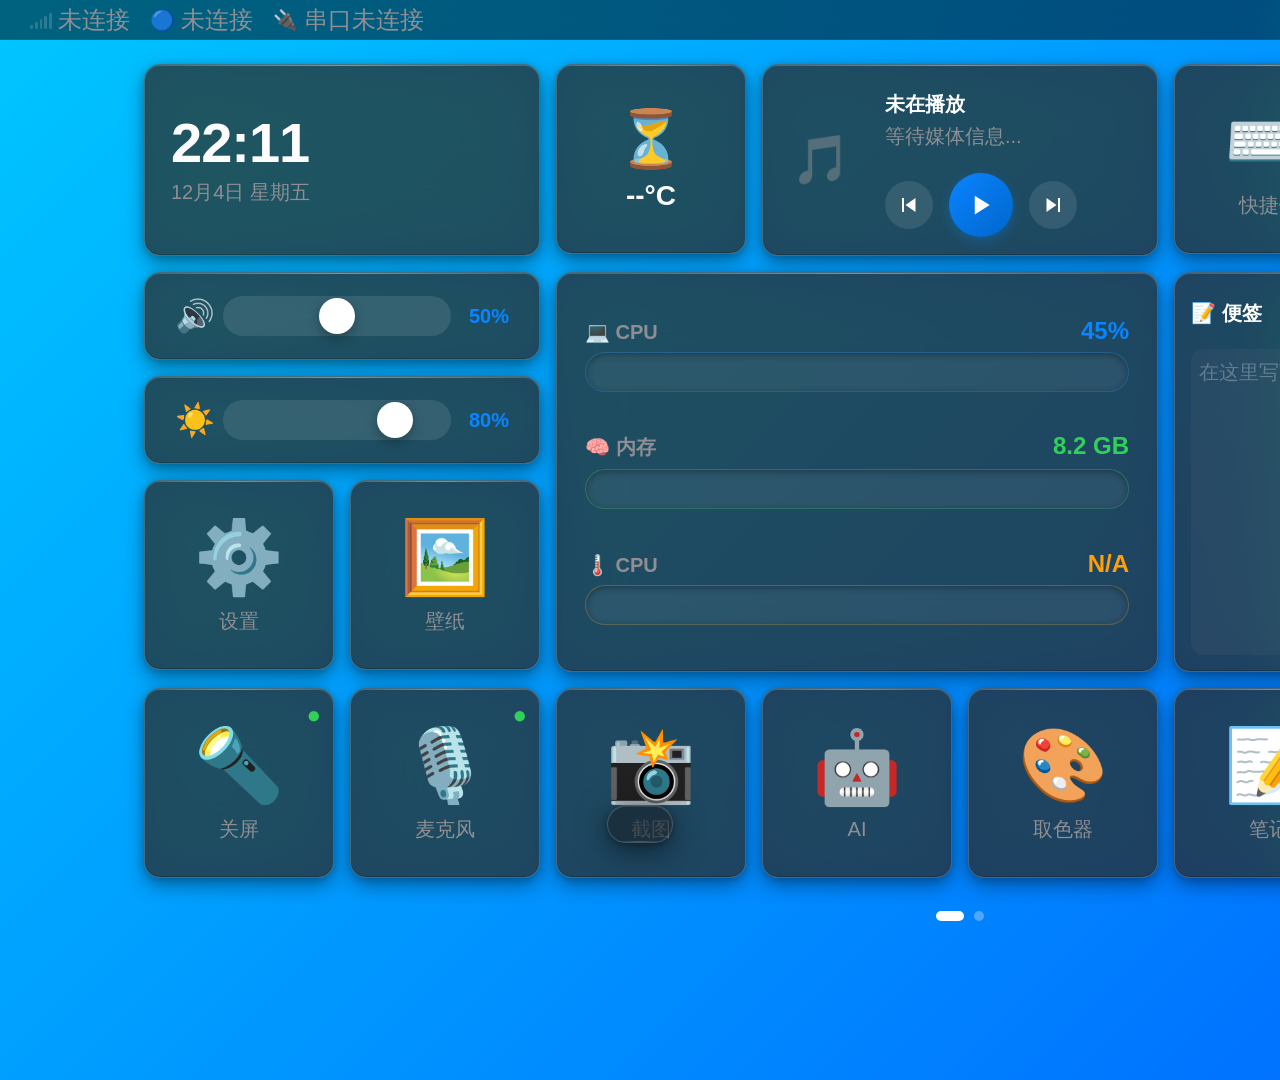
<file: PanelManager/wwwroot/index.html>
﻿<!DOCTYPE html>
<html lang="zh-CN">

<head>
    <meta charset="UTF-8">
    <meta name="viewport" content="width=1920, height=1080, initial-scale=1.0, maximum-scale=1.0, user-scalable=no">
    <title>Smart Touch Bar</title>
    <link rel="stylesheet" href="style.css">
    <link rel="stylesheet" href="ui_tokens.css">
    <link rel="stylesheet" href="ui_components.css">
</head>

<body>
    <!-- iOS 26 液态玻璃效果 SVG 滤镜 -->
    <svg style="position: absolute; width: 0; height: 0;">
        <defs>
            <filter id="frosted" x="-50%" y="-50%" width="200%" height="200%">
                <feGaussianBlur in="SourceGraphic" stdDeviation="8" result="blur" />
                <feColorMatrix in="blur" mode="matrix" values="1 0 0 0 0  0 1 0 0 0  0 0 1 0 0  0 0 0 18 -8"
                    result="goo" />
                <feBlend in="SourceGraphic" in2="goo" />
            </filter>
        </defs>
    </svg>
    <div class="container">
        <!-- 状态栏 -->
        <div class="status-bar glass-md">
            <div class="status-group">
                <span class="status-item">
                    <span class="status-icon wifi-status-signal" id="wifiStatusIcon" data-level="0"
                        aria-label="Wi-Fi 未连接" title="Wi-Fi 未连接">
                        <span class="wifi-signal-bar"></span>
                        <span class="wifi-signal-bar"></span>
                        <span class="wifi-signal-bar"></span>
                        <span class="wifi-signal-bar"></span>
                        <span class="wifi-signal-bar"></span>
                    </span>
                    <span id="wifiStatus">未连接</span>
                </span>
                <span class="status-item">
                    <span class="status-icon">🔵</span>
                    <span id="btStatus">未连接</span>
                </span>
                <span class="status-item">
                    <span class="status-icon" id="serialStatusIcon">🔌</span>
                    <span id="serialStatus">串口未连接</span>
                    <span class="usb-port-indicator" id="usbPortIndicator" hidden></span>
                </span>
            </div>
            <div class="status-group">
                <span class="status-item">
                    <span class="status-icon">↓</span>
                    <span id="downloadSpeed">0 KB/s</span>
                </span>
                <span class="status-item">
                    <span class="status-icon">↑</span>
                    <span id="uploadSpeed">0 KB/s</span>
                </span>
            </div>
        </div>
        <!-- 主桌面 -->
        <div class="desktop-view active" id="desktop-view">
            <div class="pages-container" id="pagesContainer">
                <!-- 第一页 -->
                <div class="desktop-page active">
                    <div class="widgets-grid">
                        <!-- 第一行：信息展示区 -->
                        <!-- 时间 (4x2) -->
                        <div class="widget glass-lg w-4 h-2" style="grid-column: 1 / 5; grid-row: 1 / 3;">
                            <div class="time-widget">
                                <div class="time" id="currentTime">12:30</div>
                                <div class="date" id="currentDate">11月13日 星期三</div>
                            </div>
                        </div>
                        <!-- 天气 (2x2) -->
                        <div class="widget glass-lg w-2 h-2 icon-widget" style="grid-column: 5 / 7; grid-row: 1 / 3;">
                            <div class="weather-widget-small" id="weatherWidget" title="天气加载中">
                                <span class="weather-icon-large" id="weatherIcon">⏳</span>
                                <span class="temp-large" id="temperature">--°C</span>
                            </div>
                        </div>
                        <!-- 音乐播放器 (4x2) -->
                        <div class="widget glass-lg w-4 h-2 music-widget" style="grid-column: 7 / 11; grid-row: 1 / 3;"
                            id="musicWidget">
                            <div class="music-content">
                                <div class="music-album">🎵</div>
                                <div class="music-details">
                                    <div class="music-track-info">
                                        <div class="music-track-title" id="musicTitle">未在播放</div>
                                        <div class="text-ellipsis-muted" id="musicArtist">等待媒体信息...</div>
                                    </div>
                                    <div class="music-controls-large">
                                        <button class="btn-base btn-circle btn-xs btn-translucent btn-scale-strong music-control-button"
                                            type="button" onclick="musicPrev()" aria-label="上一首" title="上一首">
                                            <svg class="music-control-icon" viewBox="0 0 24 24" aria-hidden="true">
                                                <path d="M5 5h2v14H5V5Zm3.5 7 10-7v14l-10-7Z" />
                                            </svg>
                                        </button>
                                        <button class="btn-base btn-circle btn-sm btn-primary btn-scale-strong music-control-button music-control-button-play"
                                            type="button" onclick="musicPlayPause()" id="musicPlayBtn" aria-label="播放" title="播放">
                                            <svg class="music-control-icon music-control-icon-play" viewBox="0 0 24 24" aria-hidden="true">
                                                <path d="M7 4.5v15l12-7.5L7 4.5Z" />
                                            </svg>
                                            <svg class="music-control-icon music-control-icon-pause" viewBox="0 0 24 24" aria-hidden="true">
                                                <path d="M6 5h4v14H6V5Zm8 0h4v14h-4V5Z" />
                                            </svg>
                                        </button>
                                        <button class="btn-base btn-circle btn-xs btn-translucent btn-scale-strong music-control-button"
                                            type="button" onclick="musicNext()" aria-label="下一首" title="下一首">
                                            <svg class="music-control-icon" viewBox="0 0 24 24" aria-hidden="true">
                                                <path d="m5.5 5 10 7-10 7V5ZM17 5h2v14h-2V5Z" />
                                            </svg>
                                        </button>
                                        <button class="btn-base btn-circle btn-xs btn-translucent btn-scale-strong music-control-button"
                                            onclick="switchMediaSession()" id="mediaSwitchBtn"
                                            type="button" aria-label="切换媒体会话" title="切换媒体会话" style="display: none;">
                                            <svg class="music-control-icon" viewBox="0 0 24 24" aria-hidden="true">
                                                <path d="M7.5 5H16l-2-2 1.4-1.4L19.8 6l-4.4 4.4L14 9l2-2H7.5A3.5 3.5 0 0 0 4 10.5H2A5.5 5.5 0 0 1 7.5 5Zm9 14H8l2 2-1.4 1.4L4.2 18l4.4-4.4L10 15l-2 2h8.5a3.5 3.5 0 0 0 3.5-3.5h2a5.5 5.5 0 0 1-5.5 5.5Z" />
                                            </svg>
                                        </button>
                                    </div>
                                </div>
                            </div>
                        </div>
                        <!-- 快捷键 (2x2) -->
                        <div class="widget glass-lg w-2 h-2 icon-widget" style="grid-column: 11 / 13; grid-row: 1 / 3;"
                            onclick="openPage('input', 'shortcuts')">
                            <div class="widget-icon">⌨️</div>
                            <div class="widget-label">快捷键</div>
                        </div>
                        <!-- Emoji (2x2) -->
                        <div class="widget glass-lg w-2 h-2 icon-widget" style="grid-column: 13 / 15; grid-row: 1 / 3;"
                            onclick="openPage('input', 'emoji')">
                            <div class="widget-icon">😀</div>
                            <div class="widget-label">表情包</div>
                        </div>
                        <!-- 浏览器 (2x2) -->
                        <div class="widget glass-lg w-2 h-2 icon-widget" style="grid-column: 15 / 17; grid-row: 1 / 3;"
                            onclick="openPage('input', 'browser')">
                            <div class="widget-icon">🌐</div>
                            <div class="widget-label">浏览器</div>
                        </div>
                        <!-- 第二行：控制区 -->
                        <!-- 音量控制 (4x1) -->
                        <div class="widget glass-lg w-4 h-1" style="grid-column: 1 / 5; grid-row: 3 / 4;">
                            <div class="single-slider-compact">
                                <div class="slider-icon-compact" id="volumeIcon" style="cursor: pointer;">🔊</div>
                                <div class="slider-wrapper">
                                    <input type="range" class="horizontal-slider-compact" id="volumeSlider" min="0"
                                        max="100" value="50">
                                </div>
                                <div class="slider-value-compact" id="volumeValue">50%</div>
                            </div>
                        </div>
                        <!-- 亮度控制 (4x1) -->
                        <div class="widget glass-lg w-4 h-1" style="grid-column: 1 / 5; grid-row: 4 / 5;">
                            <div class="single-slider-compact">
                                <div class="slider-icon-compact">☀️</div>
                                <div class="slider-wrapper">
                                    <input type="range" class="horizontal-slider-compact" id="brightnessSlider" min="0"
                                        max="100" value="80">
                                </div>
                                <div class="slider-value-compact" id="brightnessValue">80%</div>
                            </div>
                        </div>
                        <!-- 性能监控 (6x4) - 扩大显示区域 -->
                        <div class="widget glass-lg w-6 h-4" style="grid-column: 5 / 11; grid-row: 3 / 7;"
                            onclick="openPage('monitor')">
                            <div class="perf-widget-large">
                                <div class="perf-overview">
                                    <div class="perf-item-large perf-item-large--cpu">
                                        <div class="perf-info">
                                            <span class="perf-label">💻 CPU</span>
                                            <span class="perf-value" id="miniCpuValue">45%</span>
                                        </div>
                                        <div class="mini-chart" id="miniCpuChart" role="progressbar"
                                            aria-label="CPU 使用率" aria-valuemin="0" aria-valuemax="100" aria-valuenow="0">
                                            <span class="mini-chart-fill"></span>
                                        </div>
                                    </div>
                                    <div class="perf-item-large perf-item-large--memory">
                                        <div class="perf-info">
                                            <span class="perf-label">🧠 内存</span>
                                            <span class="perf-value" id="miniMemValue">8.2 GB</span>
                                        </div>
                                        <div class="mini-chart" id="miniMemChart" role="progressbar"
                                            aria-label="内存使用率" aria-valuemin="0" aria-valuemax="100" aria-valuenow="0">
                                            <span class="mini-chart-fill"></span>
                                        </div>
                                    </div>
                                    <div class="perf-item-large perf-item-large--temperature">
                                        <div class="perf-info">
                                            <span class="perf-label" id="miniTemperatureLabel">🌡️ CPU</span>
                                            <span class="perf-value" id="miniTempValue">N/A</span>
                                        </div>
                                        <div class="mini-chart" id="miniTempChart" role="progressbar"
                                            aria-label="CPU 温度" aria-valuemin="0" aria-valuemax="100" aria-valuenow="0">
                                            <span class="mini-chart-fill"></span>
                                        </div>
                                    </div>
                                </div>
                            </div>
                        </div>
                        <!-- 便签 (6x4) - 扩大编辑区 -->
                        <div class="widget glass-lg w-6 h-4 notes-widget"
                            style="grid-column: 11 / 17; grid-row: 3 / 7;">
                            <div class="notes-container">
                                <div class="notes-header">
                                    <span>📝 便签</span>
                                    <button class="btn-base note-button note-button--primary" onclick="addTodoItem()">+
                                        待办</button>
                                </div>
                                <textarea class="textarea-base" id="notesTextarea"
                                    placeholder="在这里写下你的想法... (Ctrl+Enter 添加待办)"></textarea>
                                <div class="todo-list" id="todoList"></div>
                            </div>
                        </div>
                        <!-- 第三行：常用工具 -->
                        <!-- 设置 (2x2) -->
                        <div class="widget glass-lg w-2 h-2 icon-widget" style="grid-column: 1 / 3; grid-row: 5 / 7;"
                            onclick="openPage('settings')">
                            <div class="widget-icon">⚙️</div>
                            <div class="widget-label">设置</div>
                        </div>
                        <!-- 壁纸 (2x2) -->
                        <div class="widget glass-lg w-2 h-2 icon-widget" style="grid-column: 3 / 5; grid-row: 5 / 7;"
                            onclick="openWallpaperSettings()">
                            <div class="widget-icon">🖼️</div>
                            <div class="widget-label">壁纸</div>
                        </div>
                        <!-- 第四行：其他工具 -->
                        <!-- 面板开关 (2x2) -->
                        <div class="widget glass-lg w-2 h-2 icon-widget" style="grid-column: 1 / 3; grid-row: 7 / 9;"
                            onclick="togglePanel()">
                            <div class="widget-icon" id="panelIcon">🔦</div>
                            <div class="widget-label" id="panelLabel">关屏</div>
                            <div class="widget-badge" id="panelBadge">●</div>
                        </div>
                        <!-- 麦克风 (2x2) -->
                        <div class="widget glass-lg w-2 h-2 icon-widget" style="grid-column: 3 / 5; grid-row: 7 / 9;"
                            onclick="toggleMicrophone()">
                            <div class="widget-icon" id="micIcon">🎙️</div>
                            <div class="widget-label" id="micLabel">麦克风</div>
                            <div class="widget-badge" id="micBadge">●</div>
                        </div>
                        <!-- 截图 (2x2) -->
                        <div class="widget glass-lg w-2 h-2 icon-widget" style="grid-column: 5 / 7; grid-row: 7 / 9;"
                            onclick="takeScreenshot()">
                            <div class="widget-icon">📸</div>
                            <div class="widget-label">截图</div>
                        </div>
                        <!-- AI 助手 (2x2) -->
                        <div class="widget glass-lg w-2 h-2 icon-widget" style="grid-column: 7 / 9; grid-row: 7 / 9;"
                            onclick="openPage('ai')">
                            <div class="widget-icon">🤖</div>
                            <div class="widget-label">AI</div>
                        </div>
                        <!-- 取色器 (2x2) -->
                        <div class="widget glass-lg w-2 h-2 icon-widget" style="grid-column: 9 / 11; grid-row: 7 / 9;"
                            onclick="openColorPicker()">
                            <div class="widget-icon">🎨</div>
                            <div class="widget-label">取色器</div>
                        </div>
                        <!-- 笔记 (2x2) -->
                        <div class="widget glass-lg w-2 h-2 icon-widget" style="grid-column: 11 / 13; grid-row: 7 / 9;"
                            onclick="openNotes()">
                            <div class="widget-icon">📝</div>
                            <div class="widget-label">笔记</div>
                        </div>
                        <!-- 全屏切换 (2x2) -->
                        <div class="widget glass-lg w-2 h-2 icon-widget" style="grid-column: 13 / 15; grid-row: 7 / 9;"
                            onclick="toggleFullscreen()">
                            <div class="widget-icon">⛶</div>
                            <div class="widget-label" id="fullscreenLabel">全屏</div>
                        </div>
                        <!-- 退出 (2x2) -->
                        <div class="widget glass-lg w-2 h-2 icon-widget" style="grid-column: 15 / 17; grid-row: 7 / 9;"
                            onclick="exitApp()">
                            <div class="widget-icon">👋</div>
                            <div class="widget-label">退出</div>
                        </div>
                    </div>
                </div>
                <!-- 第二页 -->
                <div class="desktop-page">
                    <div class="widgets-grid">
                        <!-- 倒计时Widget (4x4) -->
                        <div class="widget glass-lg w-4 h-4" style="grid-column: 13 / 17; grid-row: 1 / 5;"
                            onclick="openCountdownPage()">
                            <div class="countdown-widget">
                                <div class="countdown-label" id="countdownLabel">距离周末还有</div>
                                <div class="countdown-emoji" id="countdownEmoji">🎉</div>
                                <div class="countdown-display">
                                    <div class="countdown-time-group">
                                        <div class="countdown-number glass-md-sat" id="countdownDays">0</div>
                                        <div class="countdown-unit">天</div>
                                    </div>
                                    <div class="countdown-separator">:</div>
                                    <div class="countdown-time-group">
                                        <div class="countdown-number glass-md-sat" id="countdownHours">00</div>
                                        <div class="countdown-unit">时</div>
                                    </div>
                                    <div class="countdown-separator">:</div>
                                    <div class="countdown-time-group">
                                        <div class="countdown-number glass-md-sat" id="countdownMinutes">00</div>
                                        <div class="countdown-unit">分</div>
                                    </div>
                                    <div class="countdown-separator">:</div>
                                    <div class="countdown-time-group">
                                        <div class="countdown-number glass-md-sat" id="countdownSeconds">00</div>
                                        <div class="countdown-unit">秒</div>
                                    </div>
                                </div>
                            </div>
                        </div>

                        <!-- 日历Widget (8x8) -->
                        <div class="widget glass-lg w-8 h-8" style="grid-column: 1 / 9; grid-row: 1 / 9;"
                            id="calendarWidget">
                            <div class="calendar-header">
                                <div class="calendar-nav-group">
                                    <button class="btn-base btn-glass btn-sm" id="calendarPrevYearBtn"
                                        onclick="calendarPrevYear()">&laquo;</button>
                                    <button class="btn-base btn-glass btn-sm" id="calendarPrevMonthBtn"
                                        onclick="calendarPrevMonth()">&lsaquo;</button>
                                </div>
                                <div class="calendar-month-label-wrapper">
                                    <div id="calendarMonthLabel" class="calendar-month-label"
                                        onclick="calendarGoToday()">--</div>
                                </div>
                                <div class="calendar-nav-group">
                                    <button class="btn-base btn-glass btn-sm" id="calendarNextMonthBtn"
                                        onclick="calendarNextMonth()">&rsaquo;</button>
                                    <button class="btn-base btn-glass btn-sm" id="calendarNextYearBtn"
                                        onclick="calendarNextYear()">&raquo;</button>
                                </div>
                            </div>
                            <div class="calendar-weekdays">
                                <div class="calendar-weekday">一</div>
                                <div class="calendar-weekday">二</div>
                                <div class="calendar-weekday">三</div>
                                <div class="calendar-weekday">四</div>
                                <div class="calendar-weekday">五</div>
                                <div class="calendar-weekday">六</div>
                                <div class="calendar-weekday">日</div>
                            </div>
                            <div id="calendarDays" class="calendar-days"></div>
                        </div>

                        <!-- 系统信息，用处不大 (6x4) -->
                        <!-- <div class="widget glass-lg w-6 h-4" style="grid-column: 7 / 13; grid-row: 1 / 5;">
                            <div class="system-info-widget">
                                <div class="widget-header-small">
                                    <span>💻 系统信息</span>
                                </div>
                                <div class="system-info-list">
                                    <div class="info-row">
                                        <span class="text-muted">操作系统</span>
                                        <span class="text-strong" id="osInfo">Windows 11 Pro</span>
                                    </div>
                                    <div class="info-row">
                                        <span class="text-muted">处理器</span>
                                        <span class="text-strong" id="cpuInfo">Intel Core i7-12700K</span>
                                    </div>
                                    <div class="info-row">
                                        <span class="text-muted">内存</span>
                                        <span class="text-strong" id="ramInfo">16 GB DDR5</span>
                                    </div>
                                    <div class="info-row">
                                        <span class="text-muted">运行时间</span>
                                        <span class="text-strong" id="uptimeInfo">2天 15小时 32分</span>
                                    </div>
                                    <div class="info-row">
                                        <span class="text-muted">磁盘使用</span>
                                        <span class="text-strong" id="diskInfo">256 GB / 512 GB</span>
                                    </div>
                                </div>
                            </div>
                        </div> -->
                        <!-- 电子木鱼 (4x4) -->
                        <div class="widget glass-lg w-4 h-4" style="grid-column: 9 / 13; grid-row: 1 / 5;"
                            onclick="knockWoodenFish()">
                            <div class="wooden-fish-widget">
                                <div class="wooden-fish-header">
                                    <span class="wooden-fish-title">🙏 电子木鱼</span>
                                </div>
                                <div class="wooden-fish-icon-container">
                                    <div class="wooden-fish-icon-large" id="woodenFishIcon">🪵</div>
                                </div>
                                <div class="wooden-fish-stats">
                                    <div class="wooden-fish-merit">
                                        <div class="merit-label">功德</div>
                                        <div class="merit-count" id="woodenFishCount">0</div>
                                    </div>
                                    <div class="wooden-fish-divider"></div>
                                    <div class="wooden-fish-today">
                                        <div class="today-label">今日</div>
                                        <div class="today-count" id="woodenFishToday">0</div>
                                    </div>
                                </div>
                                <div class="wooden-fish-blessing" id="woodenFishBlessing">心诚则灵 ✨</div>
                            </div>
                        </div>
                        <!-- 虚拟键盘 (2x2) -->
                        <div class="widget glass-lg w-2 h-2 icon-widget" style="grid-column: 9 / 11; grid-row: 5 / 7;"
                            onclick="openPage('keyboard')">
                            <div class="widget-icon">⌨️</div>
                            <div class="widget-label">虚拟键盘</div>
                        </div>
                        <!-- 虚拟触摸板 (2x2) -->
                        <div class="widget glass-lg w-2 h-2 icon-widget" style="grid-column: 11 / 13; grid-row: 5 / 7;"
                            onclick="openPage('touchpad')">
                            <div class="widget-icon">🖱️</div>
                            <div class="widget-label">虚拟触摸板</div>
                        </div>
                        <!-- 触摸校准 (2x2) -->
                        <div class="widget glass-lg w-2 h-2 icon-widget" style="grid-column: 9 / 11; grid-row: 7 / 9;"
                            onclick="openTouchCalibration()">
                            <div class="widget-icon">🎯</div>
                            <div class="widget-label">触摸校准</div>
                        </div>
                        <!-- 番茄钟 (2x2) -->
                        <div class="widget glass-lg w-2 h-2 icon-widget" style="grid-column: 11 / 13; grid-row: 7 / 9;"
                            onclick="openPomodoro()">
                            <div class="widget-icon">🍅</div>
                            <div class="widget-label">番茄钟</div>
                        </div>
                        <!-- 计算器 (2x2) -->
                        <div class="widget glass-lg w-2 h-2 icon-widget" style="grid-column: 13 / 15; grid-row: 7 / 9;"
                            onclick="openCalculator()">
                            <div class="widget-icon">🧮</div>
                            <div class="widget-label">计算器</div>
                        </div>
                        <!-- RK628配置 (2x2) -->
                        <div class="widget glass-lg w-2 h-2 icon-widget" style="grid-column: 13 / 15; grid-row: 5 / 7;"
                            onclick="openDisplayConfig()">
                            <div class="widget-icon">🖥️</div>
                            <div class="widget-label">显示配置</div>
                        </div>
                        <!-- 关于 (2x2) -->
                        <div class="widget glass-lg w-2 h-2 icon-widget" style="grid-column: 15 / 17; grid-row: 5 / 7;"
                            onclick="openPage('about')">
                            <div class="widget-icon">ℹ️</div>
                            <div class="widget-label">关于</div>
                        </div>
                        <!-- 退出 (2x2) -->
                        <div class="widget glass-lg w-2 h-2 icon-widget" style="grid-column: 15 / 17; grid-row: 7 / 9;"
                            onclick="exitApp()">
                            <div class="widget-icon">👋</div>
                            <div class="widget-label">退出</div>
                        </div>
                        <!-- 占位符 (16x4) -->
                        <!-- <div class="widget glass-lg w-16 h-4 placeholder-widget"
                            style="grid-column: 7 / 17; grid-row: 5 / 9;">
                        </div> -->
                    </div>
                </div>
            </div>
        </div>
        <!-- 分页指示器 -->
        <div class="page-indicators">
            <span class="indicator active" onclick="goToPage(0)"></span>
            <span class="indicator" onclick="goToPage(1)"></span>
        </div>
        <!-- 计算器页面 -->
        <div class="detail-page glass-xl-md" id="page-calculator">
            <div class="page-header">
                <button class="btn-base btn-glass btn-inline" onclick="closePage()">← 返回</button>
                <h2 class="page-title">计算器</h2>
            </div>
            <div class="page-content">
                <!-- 计算器内容将由JS动态生成 -->
            </div>
        </div>
        <!-- 番茄钟页面 -->
        <div class="detail-page glass-xl-md" id="page-pomodoro">
            <div class="page-header">
                <button class="btn-base btn-glass btn-inline" onclick="closePage()">← 返回</button>
                <h2 class="page-title">番茄钟</h2>
            </div>
            <div class="page-content">
                <!-- 番茄钟内容将由JS动态生成 -->
            </div>
        </div>
        <!-- 倒计时配置页面 -->
        <div class="detail-page glass-xl-md" id="page-countdown">
            <div class="page-header">
                <button class="btn-base btn-glass btn-inline" onclick="closePage()">← 返回</button>
                <h2 class="page-title">倒计时设置</h2>
            </div>
            <div class="page-content">
                <div class="countdown-config-page">
                    <div class="section-block">
                        <div class="countdown-preset-title">快速选择</div>
                        <div class="countdown-preset-buttons">
                            <button class="countdown-preset-btn glass-md-sat" onclick="setCountdownPreset('weekend')">
                                <span class="icon-md">🎉</span>
                                <span class="text-strong">周末</span>
                            </button>
                            <button class="countdown-preset-btn glass-md-sat" onclick="setCountdownPreset('newyear')">
                                <span class="icon-md">🎆</span>
                                <span class="text-strong">新年</span>
                            </button>
                            <button class="countdown-preset-btn glass-md-sat"
                                onclick="setCountdownPreset('springfestival')">
                                <span class="icon-md">🧧</span>
                                <span class="text-strong">春节</span>
                            </button>
                            <button class="countdown-preset-btn glass-md-sat"
                                onclick="setCountdownPreset('nextholiday')">
                                <span class="icon-md">📅</span>
                                <span class="text-strong">下一个节日</span>
                            </button>
                        </div>
                    </div>
                    <div class="countdown-divider">或</div>
                    <div class="countdown-custom">
                        <!-- <div class="countdown-custom-title">自定义倒计时</div> -->
                        <div class="countdown-form">
                            <div class="countdown-form-group">
                                <label for="countdownCustomLabel">事件名称</label>
                                <input type="text" id="countdownCustomLabel" class="input-base control-md"
                                    placeholder="例如：毕业典礼" maxlength="20">
                            </div>
                            <div class="countdown-form-group">
                                <label for="countdownCustomDate">目标日期</label>
                                <input type="datetime-local" id="countdownCustomDate" class="input-base control-md">
                            </div>
                            <div class="countdown-form-group">
                                <label for="countdownCustomEmoji">表情符号</label>
                                <select id="countdownCustomEmoji" class="select-base control-md">
                                    <option value="🎉">🎉 庆祝</option>
                                    <option value="🎂">🎂 生日</option>
                                    <option value="🎓">🎓 毕业</option>
                                    <option value="✈️">✈️ 旅行</option>
                                    <option value="💍">💍 婚礼</option>
                                    <option value="🎄">🎄 圣诞</option>
                                    <option value="🎆">🎆 新年</option>
                                    <option value="🧧">🧧 春节</option>
                                    <option value="❤️">❤️ 情人节</option>
                                    <option value="🎃">🎃 万圣节</option>
                                    <option value="⭐">⭐ 重要事件</option>
                                    <option value="🎯">🎯 目标</option>
                                </select>
                            </div>
                            <button class="btn-base btn-lg btn-primary" onclick="saveCountdownConfig()">保存设置</button>
                        </div>
                    </div>
                </div>
            </div>
        </div>
        <!-- 虚拟键盘页面 -->
        <div class="detail-page glass-xl-md" id="page-keyboard">
            <div class="page-header">
                <button class="btn-base btn-glass btn-inline" onclick="closePage()">← 返回</button>
                <h2 class="page-title">虚拟键盘</h2>
            </div>
            <div class="page-content keyboard-page-content">
                <div class="virtual-keyboard keyboard-98 panel-dark">
                    <!-- ========== 主键盘区 ========== -->
                    <div class="keyboard-main-area">
                        <!-- 功能键行 (4组分组布局) -->
                        <div class="keyboard-row-grid keyboard-row-fn">
                            <!-- 第1组: Esc -->
                            <div class="fn-group">
                                <button class="key key-fn" data-key="0x29">Esc</button>
                            </div>
                            <!-- 第2组: F1-F4 -->
                            <div class="fn-group">
                                <button class="key key-fn" data-key="0x3A">F1</button>
                                <button class="key key-fn" data-key="0x3B">F2</button>
                                <button class="key key-fn" data-key="0x3C">F3</button>
                                <button class="key key-fn" data-key="0x3D">F4</button>
                            </div>
                            <!-- 第3组: F5-F8 -->
                            <div class="fn-group">
                                <button class="key key-fn" data-key="0x3E">F5</button>
                                <button class="key key-fn" data-key="0x3F">F6</button>
                                <button class="key key-fn" data-key="0x40">F7</button>
                                <button class="key key-fn" data-key="0x41">F8</button>
                            </div>
                            <!-- 第4组: F9-F12 -->
                            <div class="fn-group">
                                <button class="key key-fn" data-key="0x42">F9</button>
                                <button class="key key-fn" data-key="0x43">F10</button>
                                <button class="key key-fn" data-key="0x44">F11</button>
                                <button class="key key-fn" data-key="0x45">F12</button>
                            </div>
                        </div>

                        <!-- 数字行 -->
                        <div class="keyboard-row-grid keyboard-row-number">
                            <button class="key key-1u" data-key="0x35">`<span class="key-sub">~</span></button>
                            <button class="key key-1u" data-key="0x1E">1<span class="key-sub">!</span></button>
                            <button class="key key-1u" data-key="0x1F">2<span class="key-sub">@</span></button>
                            <button class="key key-1u" data-key="0x20">3<span class="key-sub">#</span></button>
                            <button class="key key-1u" data-key="0x21">4<span class="key-sub">$</span></button>
                            <button class="key key-1u" data-key="0x22">5<span class="key-sub">%</span></button>
                            <button class="key key-1u" data-key="0x23">6<span class="key-sub">^</span></button>
                            <button class="key key-1u" data-key="0x24">7<span class="key-sub">&amp;</span></button>
                            <button class="key key-1u" data-key="0x25">8<span class="key-sub">*</span></button>
                            <button class="key key-1u" data-key="0x26">9<span class="key-sub">(</span></button>
                            <button class="key key-1u" data-key="0x27">0<span class="key-sub">)</span></button>
                            <button class="key key-1u" data-key="0x2D">-<span class="key-sub">_</span></button>
                            <button class="key key-1u" data-key="0x2E">=<span class="key-sub">+</span></button>
                            <button class="key key-backspace key-2u" data-key="0x2A">Backspace</button>
                        </div>

                        <!-- Tab行 -->
                        <div class="keyboard-row-grid keyboard-row-tab">
                            <button class="key key-modifier key-tab key-1_5u" data-key="0x2B">Tab</button>
                            <button class="key key-1u" data-key="0x14">Q</button>
                            <button class="key key-1u" data-key="0x1A">W</button>
                            <button class="key key-1u" data-key="0x08">E</button>
                            <button class="key key-1u" data-key="0x15">R</button>
                            <button class="key key-1u" data-key="0x17">T</button>
                            <button class="key key-1u" data-key="0x1C">Y</button>
                            <button class="key key-1u" data-key="0x18">U</button>
                            <button class="key key-1u" data-key="0x0C">I</button>
                            <button class="key key-1u" data-key="0x12">O</button>
                            <button class="key key-1u" data-key="0x13">P</button>
                            <button class="key key-1u" data-key="0x2F">[<span class="key-sub">{</span></button>
                            <button class="key key-1u" data-key="0x30">]<span class="key-sub">}</span></button>
                            <button class="key key-backslash key-1_5u" data-key="0x31">\<span
                                    class="key-sub">|</span></button>
                        </div>

                        <!-- Caps Lock行 -->
                        <div class="keyboard-row-grid keyboard-row-caps">
                            <button class="key key-modifier key-caps key-1_75u" data-key="0x39">Caps</button>
                            <button class="key key-1u" data-key="0x04">A</button>
                            <button class="key key-1u" data-key="0x16">S</button>
                            <button class="key key-1u" data-key="0x07">D</button>
                            <button class="key key-1u" data-key="0x09">F</button>
                            <button class="key key-1u" data-key="0x0A">G</button>
                            <button class="key key-1u" data-key="0x0B">H</button>
                            <button class="key key-1u" data-key="0x0D">J</button>
                            <button class="key key-1u" data-key="0x0E">K</button>
                            <button class="key key-1u" data-key="0x0F">L</button>
                            <button class="key key-1u" data-key="0x33">;<span class="key-sub">:</span></button>
                            <button class="key key-1u" data-key="0x34">'<span class="key-sub">"</span></button>
                            <button class="key key-enter key-2_25u" data-key="0x28">Enter</button>
                        </div>

                        <!-- Shift行 -->
                        <div class="keyboard-row-grid keyboard-row-shift">
                            <button class="key key-modifier key-shift-left key-2_25u"
                                data-modifier="0xE1">Shift</button>
                            <button class="key key-1u" data-key="0x1D">Z</button>
                            <button class="key key-1u" data-key="0x1B">X</button>
                            <button class="key key-1u" data-key="0x06">C</button>
                            <button class="key key-1u" data-key="0x19">V</button>
                            <button class="key key-1u" data-key="0x05">B</button>
                            <button class="key key-1u" data-key="0x11">N</button>
                            <button class="key key-1u" data-key="0x10">M</button>
                            <button class="key key-1u" data-key="0x36">,<span class="key-sub">&lt;</span></button>
                            <button class="key key-1u" data-key="0x37">.<span class="key-sub">&gt;</span></button>
                            <button class="key key-1u" data-key="0x38">/<span class="key-sub">?</span></button>
                            <button class="key key-modifier key-shift-right key-2_75u"
                                data-modifier="0xE5">Shift</button>
                        </div>

                        <!-- 底部控制行 -->
                        <div class="keyboard-row-grid keyboard-row-bottom">
                            <button class="key key-modifier key-ctrl key-1_25u" data-modifier="0xE0">Ctrl</button>
                            <button class="key key-modifier key-win key-1_25u" data-modifier="0xE3">Win</button>
                            <button class="key key-modifier key-alt key-1_25u" data-modifier="0xE2">Alt</button>
                            <button class="key key-space key-6_25u" data-key="0x2C"></button>
                            <button class="key key-modifier key-alt key-1_25u" data-modifier="0xE6">Alt</button>
                            <button class="key key-modifier key-win key-1_25u" data-modifier="0xE7">Win</button>
                            <button class="key key-modifier key-fn-mod key-1_25u" data-key="0x65">Menu</button>
                            <button class="key key-modifier key-ctrl key-1_25u" data-modifier="0xE4">Ctrl</button>
                        </div>
                    </div>

                    <!-- ========== 编辑键+方向键区 ========== -->
                    <div class="keyboard-edit-area">
                        <!-- 第1行: PrtSc Scroll Pause (与F1-F12对齐) -->
                        <div class="edit-row edit-row-1">
                            <button class="key key-edit" data-key="0x46">PrtSc</button>
                            <button class="key key-edit" data-key="0x47">Scroll</button>
                            <button class="key key-edit" data-key="0x48">Pause</button>
                        </div>

                        <!-- 第2行: Insert Home PgUp (与数字行对齐) -->
                        <div class="edit-row edit-row-2">
                            <button class="key key-edit" data-key="0x49">Insert</button>
                            <button class="key key-edit" data-key="0x4A">Home</button>
                            <button class="key key-edit" data-key="0x4B">PgUp</button>
                        </div>

                        <!-- 第3行: Delete End PgDn (与Tab/QWER行对齐) -->
                        <div class="edit-row edit-row-3">
                            <button class="key key-edit" data-key="0x4C">Delete</button>
                            <button class="key key-edit" data-key="0x4D">End</button>
                            <button class="key key-edit" data-key="0x4E">PgDn</button>
                        </div>

                        <!-- 第4行: 空行 (与Caps行对齐) -->
                        <div class="edit-row edit-row-4"></div>

                        <!-- 第5行: ↑ (与Shift行对齐) -->
                        <div class="edit-row edit-row-5 arrow-row-1">
                            <span class="key-arrow-spacer"></span>
                            <button class="key key-arrow" data-key="0x52">↑</button>
                            <span class="key-arrow-spacer"></span>
                        </div>

                        <!-- 第6行: ← ↓ → (与底部控制行对齐) -->
                        <div class="edit-row edit-row-6 arrow-row-2">
                            <button class="key key-arrow" data-key="0x50">←</button>
                            <button class="key key-arrow" data-key="0x51">↓</button>
                            <button class="key key-arrow" data-key="0x4F">→</button>
                        </div>
                    </div>

                    <!-- ========== 数字小键盘区 ========== -->
                    <div class="keyboard-numpad-area">
                        <!-- 第1行: LED指示灯 (与F1-F12对齐) -->
                        <div class="numpad-row numpad-row-1">
                            <div class="numpad-indicators">
                                <span class="numpad-led" aria-label="Num Lock"></span>
                                <span class="numpad-led" aria-label="Caps Lock"></span>
                                <span class="numpad-led" aria-label="Scroll Lock"></span>
                            </div>
                        </div>

                        <!-- 第2行: Num / * - (与数字行对齐) -->
                        <div class="numpad-row numpad-row-2">
                            <button class="key key-numpad" data-key="0x53">Num</button>
                            <button class="key key-numpad" data-key="0x54">/<span class="key-sub">÷</span></button>
                            <button class="key key-numpad" data-key="0x55">*<span class="key-sub">×</span></button>
                            <button class="key key-numpad" data-key="0x56">-</button>
                        </div>

                        <!-- 第3行: 7 8 9 + (与Tab/QWER行对齐) -->
                        <div class="numpad-row numpad-row-3">
                            <button class="key key-numpad" data-key="0x5F">7<span class="key-sub">Home</span></button>
                            <button class="key key-numpad" data-key="0x60">8<span class="key-sub">↑</span></button>
                            <button class="key key-numpad" data-key="0x61">9<span class="key-sub">PgUp</span></button>
                            <button class="key key-numpad key-numpad-plus" data-key="0x57">+</button>
                        </div>

                        <!-- 第4行: 4 5 6 (与Caps行对齐) -->
                        <div class="numpad-row numpad-row-4">
                            <button class="key key-numpad" data-key="0x5C">4<span class="key-sub">←</span></button>
                            <button class="key key-numpad" data-key="0x5D">5</button>
                            <button class="key key-numpad" data-key="0x5E">6<span class="key-sub">→</span></button>
                        </div>

                        <!-- 第5行: 1 2 3 Enter (与Shift行对齐) -->
                        <div class="numpad-row numpad-row-5">
                            <button class="key key-numpad" data-key="0x59">1<span class="key-sub">End</span></button>
                            <button class="key key-numpad" data-key="0x5A">2<span class="key-sub">↓</span></button>
                            <button class="key key-numpad" data-key="0x5B">3<span class="key-sub">PgDn</span></button>
                            <button class="key key-numpad key-numpad-enter" data-key="0x58">Enter</button>
                        </div>

                        <!-- 第6行: 0 . (与底部控制行对齐) -->
                        <div class="numpad-row numpad-row-6">
                            <button class="key key-numpad key-numpad-zero" data-key="0x62">0<span
                                    class="key-sub">Ins</span></button>
                            <button class="key key-numpad" data-key="0x63">.<span class="key-sub">Del</span></button>
                        </div>
                    </div>
                </div>
            </div>
        </div>

        <!-- 虚拟触摸板页面 -->
        <div class="detail-page glass-xl-md no-dock" id="page-touchpad">
            <div class="page-header">
                <button class="btn-base btn-glass btn-inline" onclick="closePage()">← 返回</button>
                <h2 class="page-title">虚拟触摸板</h2>
            </div>
            <div class="touchpad-container panel-dark">
                <!-- 触摸区域 -->
                <div class="touchpad-surface" id="touchpadSurface">
                    <!-- 状态指示器 - 移到右上角 -->
                    <div class="touchpad-status">
                        <div class="touchpad-status-item">
                            <span class="touchpad-status-label">触点:</span>
                            <span class="touchpad-status-value" id="touchpadTouchCount">0</span>

                            <span class="touchpad-status-label">灵敏度:</span>
                            <div class="touchpad-sensitivity-control">
                                <button class="btn-base btn-glass btn-circle btn-xs"
                                    onclick="adjustSensitivity(-0.2)">−</button>
                                <span class="touchpad-status-value" id="touchpadSensitivity">1.0×</span>
                                <button class="btn-base btn-glass btn-circle btn-xs"
                                    onclick="adjustSensitivity(0.2)">+</button>
                            </div>
                        </div>
                    </div>
                    <!-- 触摸指示器会动态添加 -->
                </div>
                <!-- 按钮区域 -->
                <div class="touchpad-buttons">
                    <button class="touchpad-btn" id="touchpadBtnLeft">L</button>
                    <button class="touchpad-btn" id="touchpadBtnRight">R</button>
                </div>
            </div>
        </div>

        <!-- 触摸校准向导页面 -->
        <div class="detail-page glass-xl-md no-dock" id="page-touch-calibration">
            <div class="page-header">
                <button class="btn-base btn-glass btn-inline" onclick="closePage()">← 返回</button>
                <h2 class="page-title">触摸校准向导</h2>
            </div>
            <div class="page-content touch-cal-page">
                <div class="touch-cal-sidebar panel-dark">
                    <div class="touch-cal-title">校准流程</div>
                    <div class="touch-cal-step active" id="touchCalStepScreen">
                        <span class="touch-cal-step-index">1</span>
                        <div>
                            <div class="touch-cal-step-name">确认屏幕</div>
                            <div class="touch-cal-step-desc">先完成 Windows 触摸屏归属确认</div>
                        </div>
                    </div>
                    <div class="touch-cal-step" id="touchCalStepCoords">
                        <span class="touch-cal-step-index">2</span>
                        <div>
                            <div class="touch-cal-step-name">坐标校准</div>
                            <div class="touch-cal-step-desc">四点采样，或改用手动轴向</div>
                        </div>
                    </div>
                    <div class="touch-cal-step" id="touchCalStepDone">
                        <span class="touch-cal-step-index">3</span>
                        <div>
                            <div class="touch-cal-step-name">保存完成</div>
                            <div class="touch-cal-step-desc">写入下位机 Flash 后重启仍生效</div>
                        </div>
                    </div>
                    <div class="touch-cal-note">
                        未完成坐标校准前，下位机不会向系统上报触摸点，避免错误触摸影响操作。请使用鼠标、触摸板或键盘完成向导按钮操作。
                    </div>
                </div>

                <div class="touch-cal-main panel-dark">
                    <section class="touch-cal-panel active" id="touchCalScreenPanel">
                        <div class="touch-cal-hero">
                            <div class="touch-cal-kicker">第一步</div>
                            <h3>确认触摸屏对应当前设备屏幕</h3>
                            <p>先把界面切到设备屏幕，然后启动 Windows 触摸屏归属校准。按系统提示确认这块触摸屏属于当前显示器后，再进入坐标采样。</p>
                        </div>
                        <div class="touch-cal-actions">
                            <button class="btn-base touch-cal-action touch-cal-action--primary" type="button" onclick="touchCal2SwitchToDeviceScreen()">切换到设备屏幕</button>
                            <button class="btn-base touch-cal-action touch-cal-action--secondary" type="button" onclick="touchCal2LaunchWindowsTouchMapper()">启动屏幕归属校准</button>
                            <button class="btn-base touch-cal-action touch-cal-action--next" type="button" onclick="touchCal2GoCoordinateStep()">已完成屏幕确认，下一步</button>
                        </div>
                        <div class="touch-cal-status" id="touchCalScreenStatus">请先确认触摸屏归属到设备屏幕，再继续下一步。</div>
                    </section>

                    <section class="touch-cal-panel" id="touchCalCoordPanel">
                        <div class="touch-cal-board" id="touchCalBoard">
                            <div class="touch-cal-target" id="touchCalTarget">
                                <span></span>
                            </div>
                            <div class="touch-cal-board-center" id="touchCalPointsView">
                                <div class="touch-cal-kicker">第二步</div>
                                <h3 id="touchCalPromptTitle">点击“开始采样”</h3>
                                <p id="touchCalPromptText">开始后请按屏幕上的亮点依次触摸四个角，每个角只点一次。用鼠标点按钮。</p>
                            </div>
                            <div class="touch-cal-board-center" id="touchCalManualView" hidden>
                                <div class="touch-cal-kicker">第二步 · 手动</div>
                                <h3>选择触摸轴向</h3>
                                <p>打开触控调试，看圆圈是否跟着手指。不对再勾选轴向，用鼠标点按钮。</p>
                                <div class="touch-cal-axis-list">
                                    <label class="touch-cal-checkbox">
                                        <input id="touchCalSwapXy" type="checkbox">
                                        <span>交换 XY 轴</span>
                                    </label>
                                    <label class="touch-cal-checkbox">
                                        <input id="touchCalMirrorX" type="checkbox">
                                        <span>左右镜像</span>
                                    </label>
                                    <label class="touch-cal-checkbox">
                                        <input id="touchCalMirrorY" type="checkbox">
                                        <span>上下镜像</span>
                                    </label>
                                </div>
                            </div>
                        </div>
                        <div class="touch-cal-bottom">
                            <div class="touch-cal-progress" id="touchCalProgress"></div>
                            <label class="touch-cal-checkbox">
                                <input id="touchCalManualToggle" type="checkbox" onchange="touchCal2OnManualToggle()">
                                <span id="touchCalManualToggleLabel">手动校准</span>
                            </label>
                            <div class="touch-cal-actions compact">
                                <button class="btn-base touch-cal-action touch-cal-action--secondary" id="touchCalDebugBtn" type="button" onclick="touchCal2OpenPreview()" hidden>打开触控调试</button>
                                <button class="btn-base touch-cal-action touch-cal-action--primary" id="touchCalSampleBtn" type="button" onclick="touchCal2ToggleSample()">开始采样</button>
                                <button class="btn-base touch-cal-action touch-cal-action--primary" id="touchCalSaveBtn" type="button" onclick="touchCal2Save()" hidden>保存并启用触摸</button>
                            </div>
                        </div>
                        <div class="touch-cal-status" id="touchCalCoordStatus">准备就绪。请先点击“开始采样”。</div>
                    </section>

                    <section class="touch-cal-panel" id="touchCalDonePanel">
                        <div class="touch-cal-done">
                            <div class="touch-cal-done-icon">✓</div>
                            <h3>触摸坐标已校准</h3>
                            <p id="touchCalDoneText">配置已写入下位机，触摸输出现在使用横屏坐标。</p>
                            <div class="touch-cal-actions">
                                <button class="btn-base btn-glass btn-lg" type="button" onclick="closePage()">返回桌面</button>
                            </div>
                        </div>
                    </section>
                </div>
            </div>
        </div>

        <!-- 多点触控调试页面 -->
        <div class="detail-page glass-xl-md no-dock" id="page-touch-debug">
            <div class="page-header">
                <button class="btn-base btn-glass btn-inline" onclick="closePage()">← 返回</button>
                <h2 class="page-title">多点触控调试</h2>
            </div>
            <div class="page-content touch-debug-page">
                <div class="touch-debug-board panel-dark" id="touchDebugBoard">
                    <div class="touch-debug-empty" id="touchDebugEmpty">
                        <div class="touch-debug-empty-title">在这里触摸</div>
                        <div class="touch-debug-empty-desc">可同时按住多根手指并移动</div>
                    </div>
                </div>
            </div>
        </div>

        <!-- Dock栏 -->
        <div class="dock-bar">
            <div class="dock-apps glass-xl" id="dockApps">
                <!-- 应用将通过JS动态生成 -->
            </div>
        </div>
        <!-- 输入控制页面 -->
        <div class="detail-page glass-xl-md" id="page-input">
            <div class="page-header">
                <button class="btn-base btn-glass btn-inline" onclick="closePage()">← 返回</button>
                <h2 class="page-title">输入控制</h2>
            </div>
            <div class="input-tabs">
                <button class="input-tab-button btn-base btn-tab active"
                    onclick="switchInputTab('shortcuts')">快捷键</button>
                <button class="input-tab-button btn-base btn-tab" onclick="switchInputTab('emoji')">Emoji</button>
                <button class="input-tab-button btn-base btn-tab" onclick="switchInputTab('browser')">浏览器</button>
            </div>
            <div class="page-content">
                <!-- Shortcuts Tab -->
                <div class="input-tab-content active" id="shortcuts-tab">
                    <div class="shortcuts-grid" id="shortcutsGrid"></div>
                </div>
                <!-- Emoji Tab -->
                <div class="input-tab-content" id="emoji-tab">
                    <div class="emoji-grid" id="emojiGrid"></div>
                </div>
                <!-- Browser Tab -->
                <div class="input-tab-content" id="browser-tab">
                    <div class="section-block">
                        <h3 class="section-title">导航控制</h3>
                        <div class="browser-grid">
                            <button class="btn-base btn-glass browser-button" onclick="browserBack()">
                                <span class="browser-icon">◀️</span>
                                <span>后退</span>
                            </button>
                            <button class="btn-base btn-glass browser-button" onclick="browserForward()">
                                <span class="browser-icon">▶️</span>
                                <span>前进</span>
                            </button>
                            <button class="btn-base btn-glass browser-button" onclick="browserRefresh()">
                                <span class="browser-icon">🔄</span>
                                <span>刷新</span>
                            </button>
                            <button class="btn-base btn-glass browser-button" onclick="browserHome()">
                                <span class="browser-icon">🏠</span>
                                <span>主页</span>
                            </button>
                            <button class="btn-base btn-glass browser-button" onclick="newTab()">
                                <span class="browser-icon">➕</span>
                                <span>新标签</span>
                            </button>
                            <button class="btn-base btn-glass browser-button" onclick="closeTab()">
                                <span class="browser-icon">✕</span>
                                <span>关闭标签</span>
                            </button>
                            <button class="btn-base btn-glass browser-button" onclick="bookmarkPage()">
                                <span class="browser-icon">⭐</span>
                                <span>收藏</span>
                            </button>
                            <button class="btn-base btn-glass browser-button" onclick="openDownloads()">
                                <span class="browser-icon">📥</span>
                                <span>下载</span>
                            </button>
                        </div>
                    </div>
                    <div class="section-block">
                        <h3 class="section-title">高级工具</h3>
                        <div class="browser-grid">
                            <button class="btn-base btn-glass browser-button" onclick="openHistory()">
                                <span class="browser-icon">🕘</span>
                                <span>历史记录</span>
                            </button>
                            <button class="btn-base btn-glass browser-button" onclick="openPrint()">
                                <span class="browser-icon">🖨️</span>
                                <span>打印</span>
                            </button>
                            <button class="btn-base btn-glass browser-button" onclick="openFind()">
                                <span class="browser-icon">🔎</span>
                                <span>查找</span>
                            </button>
                            <button class="btn-base btn-glass browser-button" onclick="openDevTools()">
                                <span class="browser-icon">🔧</span>
                                <span>开发者工具</span>
                            </button>
                        </div>
                    </div>
                    <div class="section-block browser-section-zoom">
                        <h3 class="section-title">缩放控制</h3>
                        <div class="zoom-controls">
                            <button class="btn-base btn-glass btn-circle btn-sm" onclick="zoomOut()">−</button>
                            <span class="zoom-value" id="zoom-value">100%</span>
                            <button class="btn-base btn-glass btn-circle btn-sm" onclick="zoomIn()">+</button>
                            <button class="btn-base btn-glass btn-sm" onclick="zoomReset()">重置</button>
                        </div>
                    </div>
                </div>
            </div>
        </div>
        <!-- 性能监控页面 -->
        <div class="detail-page glass-xl-md no-dock" id="page-monitor">
            <div class="page-header">
                <button class="btn-base btn-glass btn-inline" onclick="closePage()">← 返回</button>
                <h2 class="page-title">性能监控</h2>
            </div>
            <div class="page-content">
                <div class="monitor-grid">
                    <div class="monitor-card monitor-card--cpu">
                        <div class="monitor-header">
                            <span class="monitor-icon">💻</span>
                            <div class="monitor-heading">
                                <span class="monitor-title">CPU</span>
                                <span class="monitor-meta">最近 60 秒 · 使用率</span>
                            </div>
                            <span class="monitor-value" id="cpuValue">45%</span>
                        </div>
                        <canvas id="cpuChart" class="chart-canvas" aria-label="CPU 最近 60 秒使用率图表"></canvas>
                    </div>
                    <div class="monitor-card monitor-card--memory">
                        <div class="monitor-header">
                            <span class="monitor-icon">🧠</span>
                            <div class="monitor-heading">
                                <span class="monitor-title">内存</span>
                                <span class="monitor-meta">最近 60 秒 · 已用 / 总量</span>
                            </div>
                            <span class="monitor-value" id="memValue">8.2/16 GB</span>
                        </div>
                        <canvas id="memChart" class="chart-canvas" aria-label="内存最近 60 秒使用率图表"></canvas>
                    </div>
                    <div class="monitor-card monitor-card--temperature">
                        <div class="monitor-header">
                            <span class="monitor-icon">🌡️</span>
                            <div class="monitor-heading">
                                <span class="monitor-title">温度</span>
                                <span class="monitor-meta" id="temperatureSourceLabel">最近 60 秒 · 自动（CPU）</span>
                            </div>
                            <span class="monitor-value" id="tempValue">N/A</span>
                        </div>
                        <label class="ui-field temperature-source-field" for="temperatureSourceSelect">
                            <span class="ui-field-label">显示温度</span>
                            <select id="temperatureSourceSelect" class="ui-select" onchange="changeTemperatureSource(this.value)" aria-describedby="temperatureHint">
                                <option value="">自动（CPU）</option>
                            </select>
                        </label>
                        <p id="temperatureHint" class="ui-field-hint" hidden></p>
                        <canvas id="tempChart" class="chart-canvas" aria-label="CPU 最近 60 秒温度图表"></canvas>
                    </div>
                    <div class="monitor-card monitor-card--network">
                        <div class="monitor-header">
                            <span class="monitor-icon">🌐</span>
                            <div class="monitor-heading">
                                <span class="monitor-title">网络</span>
                                <span class="monitor-meta">最近 60 秒 · 实时速率</span>
                            </div>
                            <span class="monitor-value" id="netValue">↓2.5 ↑1.2 MB/s</span>
                        </div>
                        <canvas id="netChart" class="chart-canvas" aria-label="网络最近 60 秒上传和下载速率图表"></canvas>
                    </div>
                </div>
            </div>
        </div>
        <!-- 设置页面 -->
        <div class="detail-page glass-xl-md" id="page-settings">
            <div class="page-header">
                <button class="btn-base btn-glass btn-inline" onclick="closePage()">← 返回</button>
                <h2 class="page-title">设置</h2>
            </div>
            <div class="page-content">
                <div class="settings-container">
                    <div class="settings-shell">
                        <div class="settings-nav panel-dark">
                            <button class="settings-nav-item active" type="button" data-settings-target="settings-wifi">
                                <span class="nav-icon">📶</span>
                                <span class="nav-label">Wi-Fi</span>
                            </button>
                            <button class="settings-nav-item" type="button" data-settings-target="settings-bluetooth">
                                <span class="nav-icon">🔵</span>
                                <span class="nav-label">蓝牙</span>
                            </button>
                            <button class="settings-nav-item" type="button" data-settings-target="settings-audio">
                                <span class="nav-icon">🎵</span>
                                <span class="nav-label">音频</span>
                            </button>
                            <button class="settings-nav-item" type="button" data-settings-target="settings-display">
                                <span class="nav-icon">🖥️</span>
                                <span class="nav-label">显示</span>
                            </button>
                            <button class="settings-nav-item" type="button" data-settings-target="settings-language">
                                <span class="nav-icon">🌍</span>
                                <span class="nav-label">语言</span>
                            </button>
                            <button class="settings-nav-item" type="button" data-settings-target="settings-apps">
                                <span class="nav-icon">📱</span>
                                <span class="nav-label">Dock</span>
                            </button>
                            <button class="settings-nav-item" type="button" data-settings-target="settings-update">
                                <span class="nav-icon">🔄</span>
                                <span class="nav-label">更新</span>
                            </button>
                            <button class="settings-nav-item" type="button" data-settings-target="settings-thresholds">
                                <span class="nav-icon">📊</span>
                                <span class="nav-label">监控</span>
                            </button>
                        </div>
                        <div class="settings-detail">
                            <section class="settings-section panel-dark active" id="settings-wifi">
                                <h3>📶 Wi-Fi</h3>
                                <div class="info-card">
                                    <div class="settings-row" id="wifiSwitchRow">
                                        <div class="settings-row-label">
                                            <span class="icon-md">📡</span>
                                            <span>Wi-Fi</span>
                                        </div>
                                        <div class="settings-row-control">
                                            <div class="ios-switch" id="wifiSwitch">
                                                <input type="checkbox" id="wifiSwitchInput">
                                                <span class="ios-switch-slider"></span>
                                            </div>
                                        </div>
                                    </div>
                                    <div class="settings-row">
                                        <div class="settings-row-label">
                                            <span>🏷️</span>
                                            <span>设备 MAC</span>
                                        </div>
                                        <div class="settings-row-value">
                                            <span id="wifiDeviceMac">--</span>
                                        </div>
                                    </div>
                                </div>
                                <div class="info-card device-list-container" id="wifiNetworksContainer" style="display: none;">
                                    <div class="list-stack" id="wifiList"></div>
                                </div>
                            </section>
                            <section class="settings-section panel-dark" id="settings-bluetooth">
                                <h3>🔵 蓝牙</h3>
                                <div class="info-card">
                                    <div class="settings-row" id="bluetoothSwitchRow">
                                        <div class="settings-row-label">
                                            <span class="icon-md">📻</span>
                                            <span>蓝牙</span>
                                        </div>
                                        <div class="settings-row-control">
                                            <div class="ios-switch" id="bluetoothSwitch">
                                                <input type="checkbox" id="bluetoothSwitchInput">
                                                <span class="ios-switch-slider"></span>
                                            </div>
                                        </div>
                                    </div>
                                    <div class="settings-row" id="bluetoothModeRow">
                                        <div class="settings-row-label">
                                            <span>🧭</span>
                                            <span>模式</span>
                                        </div>
                                        <div class="settings-row-control" style="flex: 1; max-width: 240px;">
                                            <select id="bluetoothModeSelect" class="select-base control-md" disabled>
                                                <option value="2">发射（连耳机）</option>
                                                <option value="1">接收（连手机）</option>
                                            </select>
                                        </div>
                                    </div>
                                    <div class="settings-row">
                                        <div class="settings-row-label">
                                            <span>🏷️</span>
                                            <span>设备 MAC</span>
                                        </div>
                                        <div class="settings-row-value">
                                            <span id="bluetoothDeviceMac">--</span>
                                        </div>
                                    </div>

                                    <div class="settings-row" id="bluetoothLocalNameRow">
                                        <div class="settings-row-label">
                                            <span>🪪</span>
                                            <span>本机名称</span>
                                        </div>
                                        <div class="settings-row-value"
                                            style="display:flex; align-items:center; gap:10px;">
                                            <span id="bluetoothLocalName" class="text-ellipsis"
                                                style="max-width: 160px;">-----</span>
                                            <button class="btn-base btn-compact btn-tonal" type="button"
                                                onclick="renameLocalBluetoothDevice()">改名</button>
                                        </div>
                                    </div>
                                </div>
                                <div class="info-card device-list-container" id="bluetoothDevicesContainer"
                                    style="display: none;">
                                    <div class="list-stack" id="bluetoothList"></div>
                                </div>
                            </section>
                            <section class="settings-section panel-dark" id="settings-audio">
                                <h3>🎵 音频</h3>
                                <div class="info-card">
                                    <div class="settings-row">
                                        <div class="settings-row-label">
                                            <span class="icon-md">🔊</span>
                                            <span>音频输入</span>
                                        </div>
                                        <div class="settings-row-control settings-row-control-wide">
                                            <select id="audioSourceSelect" class="select-base control-md">
                                                <option value="hdmi">HDMI 输入</option>
                                                <option value="uac">USB UAC 输入</option>
                                            </select>
                                        </div>
                                    </div>
                                    <div class="settings-row">
                                        <div class="settings-row-label">
                                            <span class="icon-md">🎙️</span>
                                            <span>录音输入</span>
                                        </div>
                                        <div class="settings-row-control settings-row-control-wide">
                                            <select id="audioMicRouteSelect" class="select-base control-md">
                                                <option value="onboard">板载麦克风</option>
                                                <option value="headset">耳机麦克风</option>
                                                <option value="bluetooth">蓝牙耳机麦克风</option>
                                                <option value="pcOutput">PC 输出（内录）</option>
                                            </select>
                                        </div>
                                    </div>
                                    <div class="settings-row settings-row-audio-effect">
                                        <div class="settings-row-label">
                                            <span class="icon-md">🧹</span>
                                            <span>音频降噪</span>
                                        </div>
                                        <div class="settings-row-control">
                                            <label class="ios-switch" for="usbEffectDns">
                                                <input id="usbEffectDns" type="checkbox" onchange="usbEffectsApply()">
                                                <span class="ios-switch-slider"></span>
                                            </label>
                                        </div>
                                    </div>
                                    <div class="settings-row settings-row-audio-effect">
                                        <div class="settings-row-label">
                                            <span class="icon-md">🔇</span>
                                            <span>AEC 回声消除</span>
                                        </div>
                                        <div class="settings-row-control">
                                            <label class="ios-switch" for="usbEffectAec">
                                                <input id="usbEffectAec" type="checkbox" onchange="usbEffectsApply()">
                                                <span class="ios-switch-slider"></span>
                                            </label>
                                        </div>
                                    </div>
                                    <div class="settings-row settings-row-audio-effect">
                                        <div class="settings-row-label">
                                            <span class="icon-md">🎚️</span>
                                            <span>麦克风输入增益</span>
                                        </div>
                                        <div class="settings-row-control settings-row-control-wide settings-row-range-control">
                                            <input id="usbEffectGain" class="horizontal-slider-compact" type="range" min="0" max="100" step="1" value="80" onchange="usbEffectsApply()">
                                            <span id="usbEffectGainValue" class="settings-row-value-text">80%</span>
                                        </div>
                                    </div>
                                    <div id="audioRouteStatus" class="audio-route-status" role="status" aria-live="polite">音频来源状态：等待设备</div>
                                    <button class="settings-row settings-row-clickable" type="button" onclick="openPage('audio-eq')">
                                        <div class="settings-row-label">
                                            <span class="icon-md">🎚️</span>
                                            <span>EQ 调音</span>
                                        </div>
                                        <div class="settings-row-value">
                                            <span id="audioEqSettingsSummary">自定义 10 段</span>
                                            <span class="settings-row-arrow">›</span>
                                        </div>
                                    </button>
                                </div>
                            </section>
                            <section class="settings-section panel-dark" id="settings-display">
                                <h3>🖥️ 显示</h3>
                                <div class="info-card">
                                    <div class="settings-row">
                                        <div class="settings-row-label">
                                            <span class="icon-md">↔️</span>
                                            <span>缩放规则</span>
                                        </div>
                                        <div class="settings-row-control settings-row-control-wide">
                                            <select id="displayScaleModeSelect" class="select-base control-md">
                                                <option value="0" selected>全屏拉伸</option>
                                                <option value="1">等比缩放</option>
                                            </select>
                                        </div>
                                    </div>
                                    <button class="settings-row settings-row-clickable" type="button" onclick="openPage('touch-debug')">
                                        <div class="settings-row-label">
                                            <span class="icon-md">👆</span>
                                            <span>多点触控调试</span>
                                        </div>
                                        <div class="settings-row-value">
                                            <span>查看触点坐标</span>
                                            <span class="settings-row-arrow">›</span>
                                        </div>
                                    </button>
                                </div>
                                <div class="info-card status-led-settings-card">
                                    <div class="status-led-settings-header">
                                        <div>
                                            <h4>💡 状态指示灯</h4>
                                            <div class="text-muted">为设备运行状态选择指示灯样式</div>
                                        </div>
                                        <span class="status-led-settings-badge" id="statusLedConfigStatus">未读取</span>
                                    </div>
                                    <div class="status-led-settings-list">
                                        <div class="status-led-setting-row">
                                            <div class="status-led-setting-name">
                                                <span class="status-led-preview" data-led-preview="handshake"></span>
                                                <span>HDMI 协商</span>
                                            </div>
                                            <select class="select-base control-md status-led-select" data-led-state="handshake">
                                                <option value="0">关闭</option>
                                                <option value="1">常亮</option>
                                                <option value="2">呼吸灯</option>
                                                <option value="3">慢闪</option>
                                                <option value="4">快闪</option>
                                                <option value="5">5 秒单闪</option>
                                                <option value="6">5 秒双闪</option>
                                                <option value="7">三闪</option>
                                                <option value="8">心跳</option>
                                            </select>
                                        </div>
                                        <div class="status-led-setting-row">
                                            <div class="status-led-setting-name">
                                                <span class="status-led-preview" data-led-preview="noSignal"></span>
                                                <span>无信号</span>
                                            </div>
                                            <select class="select-base control-md status-led-select" data-led-state="noSignal">
                                                <option value="0">关闭</option>
                                                <option value="1">常亮</option>
                                                <option value="2">呼吸灯</option>
                                                <option value="3">慢闪</option>
                                                <option value="4">快闪</option>
                                                <option value="5">5 秒单闪</option>
                                                <option value="6">5 秒双闪</option>
                                                <option value="7">三闪</option>
                                                <option value="8">心跳</option>
                                            </select>
                                        </div>
                                        <div class="status-led-setting-row">
                                            <div class="status-led-setting-name">
                                                <span class="status-led-preview" data-led-preview="fido2"></span>
                                                <span>FIDO2 等待确认</span>
                                            </div>
                                            <select class="select-base control-md status-led-select" data-led-state="fido2">
                                                <option value="0">关闭</option>
                                                <option value="1">常亮</option>
                                                <option value="2">呼吸灯</option>
                                                <option value="3">慢闪</option>
                                                <option value="4">快闪</option>
                                                <option value="5">5 秒单闪</option>
                                                <option value="6">5 秒双闪</option>
                                                <option value="7">三闪</option>
                                                <option value="8">心跳</option>
                                            </select>
                                        </div>
                                        <div class="status-led-setting-row">
                                            <div class="status-led-setting-name">
                                                <span class="status-led-preview" data-led-preview="bluetoothSearch"></span>
                                                <span>蓝牙搜索/配对</span>
                                            </div>
                                            <select class="select-base control-md status-led-select" data-led-state="bluetoothSearch">
                                                <option value="0">关闭</option>
                                                <option value="1">常亮</option>
                                                <option value="2">呼吸灯</option>
                                                <option value="3">慢闪</option>
                                                <option value="4">快闪</option>
                                                <option value="5">5 秒单闪</option>
                                                <option value="6">5 秒双闪</option>
                                                <option value="7">三闪</option>
                                                <option value="8">心跳</option>
                                            </select>
                                        </div>
                                        <div class="status-led-setting-row">
                                            <div class="status-led-setting-name">
                                                <span class="status-led-preview" data-led-preview="ready"></span>
                                                <span>显示正常</span>
                                            </div>
                                            <select class="select-base control-md status-led-select" data-led-state="ready">
                                                <option value="0">关闭</option>
                                                <option value="1">常亮</option>
                                                <option value="2">呼吸灯</option>
                                                <option value="3">慢闪</option>
                                                <option value="4">快闪</option>
                                                <option value="5">5 秒单闪</option>
                                                <option value="6">5 秒双闪</option>
                                                <option value="7">三闪</option>
                                                <option value="8">心跳</option>
                                            </select>
                                        </div>
                                        <div class="status-led-setting-row">
                                            <div class="status-led-setting-name">
                                                <span class="status-led-preview" data-led-preview="error"></span>
                                                <span>设备异常</span>
                                            </div>
                                            <select class="select-base control-md status-led-select" data-led-state="error">
                                                <option value="0">关闭</option>
                                                <option value="1">常亮</option>
                                                <option value="2">呼吸灯</option>
                                                <option value="3">慢闪</option>
                                                <option value="4">快闪</option>
                                                <option value="5">5 秒单闪</option>
                                                <option value="6">5 秒双闪</option>
                                                <option value="7">三闪</option>
                                                <option value="8">心跳</option>
                                            </select>
                                        </div>
                                    </div>
                                    <div class="status-led-settings-actions">
                                        <button class="btn-base btn-compact btn-tonal" type="button" id="statusLedResetButton">恢复默认</button>
                                        <button class="btn-base btn-compact btn-primary" type="button" id="statusLedSaveButton">保存指示灯设置</button>
                                    </div>
                                </div>
                            </section>
                            <section class="settings-section panel-dark" id="settings-language">
                                <h3>🌍 语言</h3>
                                <div class="info-card">
                                    <div class="settings-row">
                                        <div class="settings-row-label">
                                            <span class="icon-md">🗣️</span>
                                            <span>系统语言</span>
                                        </div>
                                        <div class="settings-row-control" style="flex: 1; max-width: 240px;">
                                            <select id="languageSelect" class="select-base control-md">
                                                <option value="zh-CN">简体中文</option>
                                                <!-- <option value="zh-TW">繁體中文</option>
                                                <option value="en">English</option>
                                                <option value="ja">日本語</option> -->
                                            </select>
                                        </div>
                                    </div>
                                </div>
                            </section>
                            <section class="settings-section panel-dark" id="settings-apps">
                                <div class="settings-section-header">
                                    <h3>📱 Dock 管理</h3>
                                    <button class="btn-base btn-compact btn-tonal" id="addApp">
                                        <span>🔄</span>
                                        <span>刷新</span>
                                    </button>
                                </div>
                                <div class="info-card dock-manager-hint">
                                    <div class="hint-content">
                                        <span class="hint-icon">💡</span>
                                        <span class="hint-text">点击应用启动，点击右侧按钮添加到 Dock</span>
                                    </div>
                                </div>
                                <div class="info-card device-list-container">
                                    <div class="apps-list list-stack" id="appsList"></div>
                                </div>
                            </section>
                            <section class="settings-section panel-dark" id="settings-update">
                                <h3>🔄 系统更新</h3>
                                <div class="update-dashboard">
                                    <div class="update-card update-card-primary">
                                        <div class="update-card-header">
                                            <div class="update-icon">🔄</div>
                                            <div class="update-details">
                                                <div class="update-kicker">在线更新</div>
                                                <div class="update-version">当前版本: <span id="currentVersion">未连接</span>
                                                </div>
                                                <div class="text-muted" id="updateStatus">准备就绪</div>
                                            </div>
                                        </div>
                                        <div class="update-security-info" id="onlineUpdateSummary">
                                            <div class="security-badge">
                                                <span class="badge-icon">🔐</span>
                                                <span class="badge-text">安全更新已启用</span>
                                            </div>
                                            <div class="security-features">
                                                <div class="security-feature">TLS 安全通信</div>
                                                <div class="security-feature">AES 固件加密</div>
                                                <div class="security-feature">SHA256 完整性校验</div>
                                            </div>
                                        </div>
                                        <div class="update-progress" id="updateProgress" hidden role="status"
                                            aria-live="polite">
                                            <div class="update-progress-header">
                                                <strong id="updateProgressStage">等待开始</strong>
                                                <span id="updateProgressMode">在线更新</span>
                                            </div>
                                            <div class="progress-bar">
                                                <div class="progress-fill" id="updateProgressFill"></div>
                                            </div>
                                            <div class="update-progress-meta">
                                                <span class="progress-text" id="updateProgressText">0%</span>
                                                <span id="updateProgressUnits">阶段 0/3</span>
                                                <span id="updateProgressElapsed">耗时 00:00</span>
                                            </div>
                                            <div class="progress-details">
                                                <span class="progress-details-text" id="updateProgressDetails">准备中...</span>
                                            </div>
                                        </div>
                                        <div class="update-buttons">
                                            <button class="btn-base btn-lg btn-primary" onclick="checkSecureUpdate()"
                                                id="checkUpdateBtn">
                                                <span class="btn-icon">🔍</span>
                                                <span>检查更新</span>
                                            </button>
                                            <button class="btn-base btn-lg btn-primary" onclick="startSecureDownload()"
                                                id="updateBtn" style="display: none;">
                                                <span class="btn-icon">⬇️</span>
                                                <span>开始下载更新</span>
                                            </button>
                                        </div>
                                    </div>

                                    <div class="update-card update-card-manual">
                                        <div class="update-card-header">
                                            <div class="update-icon">🛠️</div>
                                            <div class="update-details">
                                                <div class="update-kicker">维护工具</div>
                                                <div class="update-version">手动固件更新</div>
                                                <div class="text-muted">选择 PMFW 固件包进行本地恢复</div>
                                            </div>
                                        </div>
                                        <div class="manual-update-form">
                                            <div class="manual-update-path-row">
                                                <input type="text" id="manualUpdatePath" class="input-base control-md"
                                                    placeholder="选择或输入 PMFW 固件包路径...">
                                                <button class="btn-base btn-compact btn-tonal"
                                                    onclick="browseFirmwareFile()" title="浏览文件">
                                                    📂 浏览
                                                </button>
                                            </div>
                                            <label class="flag-checkbox manual-update-preserve">
                                                <input type="checkbox" id="manualUpdatePreserveUserData" checked>
                                                <span>保留用户数据（取消勾选将全盘擦除）</span>
                                            </label>
                                            <div class="manual-update-warning" id="manualUpdateWarning">
                                                取消勾选会擦除完整 16 MiB Flash，清空 VM、USER、FlashDB、EXTFLASH 等数据区。
                                            </div>
                                        </div>
                                        <div class="update-progress manual-update-progress" id="manualUpdateProgress" hidden
                                            role="status" aria-live="polite">
                                            <div class="update-progress-header">
                                                <strong id="manualUpdateProgressStage">等待开始</strong>
                                                <span id="manualUpdateProgressMode">保留用户数据</span>
                                            </div>
                                            <div class="progress-bar">
                                                <div class="progress-fill" id="manualUpdateProgressFill"></div>
                                            </div>
                                            <div class="update-progress-meta">
                                                <span class="progress-text" id="manualUpdateProgressText">0%</span>
                                                <span id="manualUpdateProgressUnits">阶段 0/16</span>
                                                <span id="manualUpdateProgressElapsed">耗时 00:00</span>
                                            </div>
                                            <div class="progress-details">
                                                <span class="progress-details-text" id="manualUpdateProgressDetails">等待开始...</span>
                                            </div>
                                        </div>
                                        <div class="update-buttons">
                                            <button class="btn-base btn-lg btn-primary" onclick="startManualUpdate()"
                                                id="manualUpdateBtn">
                                                <span class="btn-icon">🚀</span>
                                                <span>开始烧录</span>
                                            </button>
                                        </div>
                                    </div>
                                </div>
                            </section>
                            <section class="settings-section panel-dark" id="settings-thresholds">
                                <h3>📊 监控阈值</h3>
                                <div class="info-card">
                                    <div class="info-card-header">
                                        <span class="icon-md">🌡️</span>
                                        <span class="info-card-title">CPU温度监控</span>
                                    </div>
                                    <div class="info-card-content">
                                        <div class="settings-row">
                                            <div class="settings-row-label">
                                                <span>⚠️</span>
                                                <span>警告温度</span>
                                            </div>
                                            <div class="settings-row-control">
                                                <input type="number" id="cpuTempWarning" class="input-base" value="70"
                                                    min="50" max="100" step="5">
                                            </div>
                                        </div>
                                        <div class="settings-row">
                                            <div class="settings-row-label">
                                                <span>🔥</span>
                                                <span>危险温度</span>
                                            </div>
                                            <div class="settings-row-control">
                                                <input type="number" id="cpuTempDanger" class="input-base" value="85"
                                                    min="60" max="120" step="5">
                                            </div>
                                        </div>
                                    </div>
                                </div>
                                <div class="info-card">
                                    <div class="info-card-header">
                                        <span class="icon-md">🧠</span>
                                        <span class="info-card-title">内存使用监控</span>
                                    </div>
                                    <div class="info-card-content">
                                        <div class="settings-row">
                                            <div class="settings-row-label">
                                                <span>⚠️</span>
                                                <span>警告阈值</span>
                                            </div>
                                            <div class="settings-row-control">
                                                <input type="number" id="memoryWarning" class="input-base" value="80"
                                                    min="50" max="100" step="5">
                                            </div>
                                        </div>
                                    </div>
                                </div>
                            </section>
                        </div>
                    </div>
                </div>
            </div>
        </div>
        <!-- 音频EQ页面 -->
        <div class="detail-page glass-xl-md no-dock" id="page-audio-eq">
            <div class="page-header">
                <button class="btn-base btn-glass btn-inline" onclick="openPage('settings', 'settings-audio')">← 音频设置</button>
                <h2 class="page-title">🎚️ EQ 调音</h2>
            </div>
            <div class="page-content audio-eq-page">
                <div class="audio-eq-shell panel-dark">
                    <div class="audio-eq-toolbar">
                        <div>
                            <div class="audio-eq-title">自定义 10 段均衡器</div>
                            <div class="audio-eq-subtitle" id="audioEqStatusText" role="status" aria-live="polite">打开页面后自动读取下位机保存的 EQ</div>
                        </div>
                        <div class="audio-eq-actions">
                            <button class="btn-base btn-inline btn-tonal" type="button" onclick="audioEqReload()">
                                <span>🔄</span><span>重新读取</span>
                            </button>
                            <button class="btn-base btn-inline btn-tonal" type="button" onclick="audioEqReset()">
                                <span>↩️</span><span>归零</span>
                            </button>
                            <button class="btn-base btn-inline btn-tonal is-primary" type="button" onclick="audioEqSave()">
                                <span>💾</span><span>保存到下位机</span>
                            </button>
                        </div>
                    </div>
                    <div class="audio-eq-global">
                        <div class="audio-eq-global-label">
                            <span>总增益</span>
                            <strong id="audioEqGlobalValue">0 dB</strong>
                        </div>
                        <input id="audioEqGlobalGain" class="audio-eq-horizontal" type="range" min="-18" max="18" step="1" value="0" aria-label="EQ 总增益">
                    </div>
                    <div class="audio-eq-bands" id="audioEqBands"></div>
                </div>
            </div>
        </div>
        <!-- 笔记页面 -->
        <div class="detail-page glass-xl-md no-dock" id="page-notes">
            <div class="page-header">
                <button class="btn-base btn-glass btn-inline" onclick="closePage()">← 返回</button>
                <h2 class="page-title">📝 笔记</h2>
            </div>
            <div class="page-content">
                <div class="settings-container">
                    <div class="settings-shell">
                        <!-- 左侧：笔记列表 -->
                        <div class="settings-nav panel-dark" id="notes-nav">
                            <div class="notes-nav-header">
                                <button class="btn-base note-button note-button--primary" onclick="createNewNote()">
                                    <span>➕</span>
                                    <span>新建</span>
                                </button>
                                <button class="btn-base note-button" onclick="exportAllNotes()">
                                    <span>📤</span>
                                    <span>导出</span>
                                </button>
                            </div>
                            <div class="notes-list" id="notesList">
                                <!-- 笔记列表将通过 JS 动态生成 -->
                            </div>
                        </div>
                        <!-- 右侧：笔记内容 -->
                        <div class="settings-detail">
                            <section class="settings-section panel-dark active" id="note-editor-section">
                                <div class="note-editor-container">
                                    <!-- 右栏标题区域 -->
                                    <div class="note-right-header">
                                        <input type="text" id="noteTitle" class="note-title-input"
                                            placeholder="无标题笔记" />
                                        <div class="note-actions">
                                            <button class="btn-base note-button note-button--primary" onclick="toggleNotePreview()"
                                                id="previewToggle">
                                                <span>👁️</span>
                                                <span>预览</span>
                                            </button>
                                            <button class="btn-base note-button" onclick="exportCurrentNote()">
                                                <span>📤</span>
                                                <span>导出</span>
                                            </button>
                                            <button class="btn-base note-button note-button--danger" onclick="deleteCurrentNote()">
                                                <span>🗑️</span>
                                                <span>删除</span>
                                            </button>
                                        </div>
                                    </div>
                                    <!-- 编辑器和预览区域 -->
                                    <div class="note-content-area">
                                        <div class="note-editor-wrapper" id="editorWrapper">
                                            <textarea id="noteContent" class="textarea-base"
                                                placeholder="开始写点什么（支持 Markdown 语法）..."></textarea>
                                            <div class="note-word-count">
                                                <span class="text-muted" id="noteWordCount">0 字</span>
                                            </div>
                                        </div>
                                        <div class="note-preview-wrapper" id="previewWrapper" style="display: none;">
                                            <div class="note-preview" id="notePreview"></div>
                                        </div>
                                    </div>
                                </div>
                            </section>
                        </div>
                    </div>
                </div>
            </div>
        </div>
        <div class="detail-page glass-xl-md no-dock" id="page-rk628-config">
            <div class="page-header">
                <button class="btn-base btn-glass btn-inline" onclick="closePage()">← 返回</button>
                <h2 class="page-title">显示配置</h2>
                <div class="rk628-config-status">
                    <div class="rk628-quick-status-pill">
                        <label>状态</label>
                        <div class="edid-status" id="rk628-quick-status"><span class="status-dot"></span><span>未开始</span></div>
                    </div>
                    <div class="rk628-quick-status-pill">
                        <label>当前输入</label>
                        <div class="edid-counter" id="rk628-quick-input">-</div>
                    </div>
                </div>
            </div>
            <div class="rk628-config-tabsbar">
                <div class="input-tabs ui-tabs" role="tablist" aria-label="显示配置视图">
                    <button class="input-tab-button btn-base btn-tab ui-tab active" data-rk628-tab="edid"
                        role="tab" aria-selected="true" onclick="switchRK628Tab('edid', this)">EDID Hex</button>
                    <button class="input-tab-button btn-base btn-tab ui-tab" data-rk628-tab="dst-live" role="tab"
                        aria-selected="false" onclick="switchRK628Tab('dst-live', this)">屏幕输出</button>
                    <button class="input-tab-button btn-base btn-tab ui-tab" data-rk628-tab="init-seq" role="tab"
                        aria-selected="false" onclick="switchRK628Tab('init-seq', this)">初始化序列</button>
                    <button class="input-tab-button btn-base btn-tab ui-tab" data-rk628-tab="edid-tuning" role="tab"
                        aria-selected="false" onclick="switchRK628Tab('edid-tuning', this)">调试参数</button>
                </div>
            </div>
            <!-- 屏幕输出（调试/实时覆盖 + 可选写Flash） -->
            <div class="input-tab-content" id="tab-dst-live">
                <div class="page-content">
                    <div class="display-config-section">
                        <!-- 可视化时序图（与屏幕输出一致，但字段独立） -->
                        <div class="timing-diagram panel-dark ui-panel">
                            <div class="timing-section">
                                <div class="timing-label">水平时序 (H)</div>
                                <div class="timing-visual horizontal-timing">
                                    <div class="timing-part hsync">
                                        <div class="timing-input-wrapper">
                                            <label>同步</label>
                                            <input type="number" id="rt-hsync-len" placeholder="10" oninput="rk628RtUpdateTiming()">
                                        </div>
                                    </div>
                                    <div class="timing-part hback">
                                        <div class="timing-input-wrapper">
                                            <label>后肩</label>
                                            <input type="number" id="rt-hback" placeholder="70" oninput="rk628RtUpdateTiming()">
                                        </div>
                                    </div>
                                    <div class="timing-part hactive">
                                        <div class="timing-input-wrapper">
                                            <label>有效</label>
                                            <input type="number" id="rt-hdisplay" placeholder="1080" oninput="rk628RtUpdateTiming()">
                                        </div>
                                    </div>
                                    <div class="timing-part hfront">
                                        <div class="timing-input-wrapper">
                                            <label>前肩</label>
                                            <input type="number" id="rt-hfront" placeholder="140" oninput="rk628RtUpdateTiming()">
                                        </div>
                                    </div>
                                </div>
                                <div class="timing-total">
                                    总计: <span id="rt-htotal-display">-</span> 像素
                                </div>
                            </div>

                            <div class="timing-section">
                                <div class="timing-label">垂直时序 (V)</div>
                                <div class="timing-visual vertical-timing">
                                    <div class="timing-part vsync">
                                        <div class="timing-input-wrapper">
                                            <label>同步</label>
                                            <input type="number" id="rt-vsync-len" placeholder="1" oninput="rk628RtUpdateTiming()">
                                        </div>
                                    </div>
                                    <div class="timing-part vback">
                                        <div class="timing-input-wrapper">
                                            <label>后肩</label>
                                            <input type="number" id="rt-vback" placeholder="10" oninput="rk628RtUpdateTiming()">
                                        </div>
                                    </div>
                                    <div class="timing-part vactive">
                                        <div class="timing-input-wrapper">
                                            <label>有效</label>
                                            <input type="number" id="rt-vdisplay" placeholder="1920" oninput="rk628RtUpdateTiming()">
                                        </div>
                                    </div>
                                    <div class="timing-part vfront">
                                        <div class="timing-input-wrapper">
                                            <label>前肩</label>
                                            <input type="number" id="rt-vfront" placeholder="5" oninput="rk628RtUpdateTiming()">
                                        </div>
                                    </div>
                                </div>
                                <div class="timing-total">
                                    总计: <span id="rt-vtotal-display">-</span> 像素
                                </div>
                            </div>
                        </div>

                        <!-- 右侧参数列：像素时钟、Lane Rate、Polarity -->
                        <div class="timing-row panel-dark ui-panel">
                            <div class="timing-section clock-section">
                                <div class="timing-label"><span>像素时钟</span></div>
                                <div class="clock-inline-group">
                                    <input type="number" id="rt-clock" class="clock-input-inline" placeholder="160000" oninput="rk628RtUpdateTiming()">
                                    <span class="clock-unit-inline">KHz</span>
                                </div>
                            </div>
                            <div class="timing-section fps-section">
                                <div class="timing-label">通道速率</div>
                                <div class="fps-input-group">
                                    <input type="number" id="rt-lane-rate" placeholder="1080" value="0" min="0" max="1500">
                                    <span class="fps-unit">Mbps</span>
                                </div>
                                <div class="field-hint">0 表示自动；固定值范围为 80 到 1500 Mbps</div>
                            </div>
                            <div class="timing-section flags-section">
                                <div class="timing-label">同步极性</div>
                                <div class="flags-group">
                                    <label class="flag-checkbox">
                                        <input type="checkbox" id="rt-hsync-positive">
                                        <span>HSYNC+</span>
                                    </label>
                                    <label class="flag-checkbox">
                                        <input type="checkbox" id="rt-vsync-positive">
                                        <span>VSYNC+</span>
                                    </label>
                                    <input type="hidden" id="rt-flags" value="0">
                                </div>
                            </div>
                        </div>
                    </div>

                    <div class="tab-actions ui-actions">
                        <button class="btn-base btn-inline btn-tonal" onclick="rk628RtReload()">
                            <span class="icon-sm">🔄</span>
                            <span>从下位机读取</span>
                        </button>
                        <button class="btn-base btn-inline btn-tonal is-primary" onclick="rk628RtApply()">
                            <span class="icon-sm">🧪</span>
                            <span>测试当前参数</span>
                        </button>
                        <button class="btn-base btn-inline btn-tonal is-warning" onclick="rk628RtWriteFlash()">
                            <span class="icon-sm">💾</span>
                            <span>保存当前参数</span>
                        </button>
                    </div>
                </div>
            </div>

            <!-- 初始化序列（调试用） -->
            <div class="input-tab-content" id="tab-init-seq">
                <div class="page-content">
                    <div class="display-config-section">
                        <div class="panel-dark ui-panel rk628-initseq-panel">
                            <div class="rk628-initseq-head">
                                <div class="rk628-initseq-title">初始化序列</div>
                                <div class="rk628-initseq-subtitle">每行格式：DT DELAY LEN PAYLOAD...（均为16进制字节）</div>
                            </div>
                            <textarea id="rk628-init-seq-text" class="rk628-initseq-textarea" spellcheck="false" placeholder="（空）打开本页时会自动从下位机读取；点击‘应用’后将保存到本地缓存"></textarea>
                        </div>

                        <aside class="panel-dark ui-panel rk628-edid-control-panel rk628-initseq-side">
                            <div class="rk628-edid-control-head">
                                <div>
                                    <div class="rk628-edid-title">序列控制</div>
                                    <div class="rk628-edid-control-subtitle">MIPI 模式与设备操作</div>
                                </div>
                                <button class="btn-base btn-compact btn-tonal" onclick="rk628InitSeqReload()">
                                    <span>🔄</span>
                                    <span>读取</span>
                                </button>
                            </div>

                            <div class="rk628-edid-sidebar rk628-initseq-sidebar">
                                <section class="rk628-edid-sidebar-section rk628-initseq-modeflags">
                                    <div class="rk628-edid-sidebar-title rk628-initseq-modeflags-title">MIPI 模式标志</div>
                                    <div class="rk628-initseq-modeflags-body">
                                        <div class="rk628-initseq-modeflags-grid">
                                            <label class="flag-checkbox"><input type="checkbox" id="initseq-flag-video" checked><span>VIDEO</span></label>
                                            <label class="flag-checkbox"><input type="checkbox" id="initseq-flag-burst" checked><span>VIDEO_BURST</span></label>
                                            <label class="flag-checkbox"><input type="checkbox" id="initseq-flag-syncpulse"><span>VIDEO_SYNC_PULSE</span></label>
                                            <label class="flag-checkbox"><input type="checkbox" id="initseq-flag-hfp"><span>VIDEO_HFP</span></label>
                                            <label class="flag-checkbox"><input type="checkbox" id="initseq-flag-hbp"><span>VIDEO_HBP</span></label>
                                            <label class="flag-checkbox"><input type="checkbox" id="initseq-flag-eot" checked><span>EOT_PACKET</span></label>
                                            <label class="flag-checkbox"><input type="checkbox" id="initseq-flag-noncont"><span>CLOCK_NON_CONTINUOUS</span></label>
                                            <label class="flag-checkbox"><input type="checkbox" id="initseq-flag-lpm" checked><span>LPM</span></label>
                                        </div>
                                        <div class="rk628-initseq-modeflags-value" style="font-family: var(--font-family-mono);">mode_flags: <span id="initseq-modeflags-value">0x00000000</span></div>
                                    </div>
                                </section>

                                <section class="rk628-edid-sidebar-section rk628-edid-device-section">
                                    <div class="rk628-edid-device-actions">
                                        <button class="btn-base btn-inline btn-tonal is-primary" onclick="rk628InitSeqApply()">
                                            <span>✅</span>
                                            <span>应用（不写Flash）</span>
                                        </button>
                                        <button class="btn-base btn-inline btn-tonal is-warning" onclick="rk628InitSeqWriteFlash()">
                                            <span>💾</span>
                                            <span>写入Flash并硬重启</span>
                                        </button>
                                    </div>
                                </section>
                            </div>
                        </aside>
                    </div>
                </div>
            </div>
            <!-- EDID配置 -->
            <div class="input-tab-content active" id="tab-edid">
                <div class="page-content rk628-edid-page">
                    <div class="rk628-edid-layout">
                        <div class="panel-dark ui-panel rk628-edid-editor-panel">
                            <div class="rk628-edid-toolbar">
                                <div class="rk628-edid-heading">
                                    <div class="rk628-edid-title">EDID 原始数据</div>
                                    <div class="rk628-edid-meta">256 bytes · 16 bytes per line</div>
                                </div>
                            </div>

                            <div class="rk628-edid-editor-pane">
                                <div class="rk628-edid-column-header" aria-hidden="true">
                                    <span class="rk628-edid-offset-label"></span>
                                    <div class="rk628-edid-byte-labels">
                                        <span>00</span><span>01</span><span>02</span><span>03</span>
                                        <span>04</span><span>05</span><span>06</span><span>07</span>
                                        <span>08</span><span>09</span><span>0A</span><span>0B</span>
                                        <span>0C</span><span>0D</span><span>0E</span><span>0F</span>
                                    </div>
                                    <span class="rk628-edid-ascii-label">ASCII</span>
                                </div>
                                <div class="rk628-edid-editor-body">
                                    <pre id="edid-offsets" class="rk628-edid-offsets" aria-hidden="true"></pre>
                                    <textarea id="edid-hex" class="rk628-edid-textarea" spellcheck="false"
                                        autocomplete="off" autocapitalize="off" oninput="updateEdidCharCount()"
                                        aria-label="EDID 十六进制数据"></textarea>
                                    <pre id="edid-ascii" class="rk628-edid-ascii" aria-hidden="true"></pre>
                                </div>
                            </div>
                        </div>

                        <aside class="panel-dark ui-panel rk628-edid-control-panel">
                            <div class="rk628-edid-control-head">
                                <div class="rk628-edid-title">EDID 控制</div>
                                <div class="rk628-edid-control-subtitle">状态、文件与设备操作</div>
                            </div>

                            <div class="rk628-edid-sidebar">
                                <section class="rk628-edid-sidebar-section">
                                    <div class="rk628-edid-sidebar-title">数据状态</div>
                                    <div class="rk628-edid-validation-summary">
                                        <div class="edid-status" id="edid-status">
                                            <span class="status-dot"></span>
                                            <span>未加载</span>
                                        </div>
                                        <div class="edid-counter"><span id="edid-byte-count">0</span> / 256 bytes</div>
                                    </div>
                                    <div class="rk628-edid-validation-checks">
                                        <div class="rk628-edid-check" id="edid-base-check">Base --</div>
                                        <div class="rk628-edid-check" id="edid-extension-check">Extension --</div>
                                    </div>
                                </section>

                                <section class="rk628-edid-sidebar-section">
                                    <div class="rk628-edid-sidebar-title">文件操作</div>
                                    <div class="rk628-edid-file-actions">
                                        <input type="file" id="edid-file-input" accept=".bin,.edid" style="display: none;"
                                            onchange="loadEdidFromFile(this)">
                                        <button class="btn-base btn-compact btn-tonal"
                                            onclick="document.getElementById('edid-file-input').click()"><span class="icon-sm">📂</span><span>打开</span></button>
                                        <button class="btn-base btn-compact btn-tonal" onclick="downloadEdidFile()"><span class="icon-sm">💾</span><span>导出</span></button>
                                        <button class="btn-base btn-compact btn-tonal" onclick="copyEdidHex()"><span class="icon-sm">📋</span><span>复制</span></button>
                                        <button class="btn-base btn-compact btn-tonal" onclick="pasteEdidHex()"><span class="icon-sm">📥</span><span>粘贴</span></button>
                                        <button class="btn-base btn-compact btn-tonal is-warning" onclick="clearEdidHex()"><span class="icon-sm">🗑️</span><span>清空</span></button>
                                    </div>
                                </section>

                                <section class="rk628-edid-sidebar-section rk628-edid-device-section">
                                    <div class="rk628-edid-sidebar-title">设备操作</div>
                                    <div class="rk628-edid-device-actions">
                                        <button class="btn-base btn-inline btn-tonal" onclick="loadRK628Config()"><span class="icon-sm">🔄</span><span>从设备读取</span></button>
                                        <button class="btn-base btn-inline btn-tonal is-primary" id="edid-save-button"
                                            onclick="applyEdidConfig()" disabled><span class="icon-sm">✅</span><span>写入并重载 EDID</span></button>
                                    </div>
                                </section>
                            </div>
                        </aside>
                    </div>
                </div>
            </div>

            <!-- RK628 快捷工作台 -->
            <div class="input-tab-content" id="tab-edid-quick">
                <div class="page-content rk628-debug-page">
                    <div class="rk628-quick-subcontent active" id="rk628-quick-view-tuning">
                        <div class="display-config-section rk628-debug-layout">
                            <div class="panel-dark ui-panel rk628-debug-panel">
                                <div class="rk628-debug-head">
                                    <div class="rk628-debug-title">处理参数</div>
                                    <div class="rk628-debug-subtitle">调整捕获、缩放与输出同步行为</div>
                                </div>

                                <div class="rk628-debug-parameter-grid">
                                    <div class="rk628-debug-parameter-row">
                                        <div class="rk628-debug-parameter-section">
                                            <div class="rk628-debug-group-title">捕获方式</div>
                                            <div class="rk628-debug-options rk628-debug-options-three">
                                                <label class="flag-checkbox"><input type="checkbox" id="rk628-pp-cap-psync"><span>CAP_PSYNC</span></label>
                                                <label class="flag-checkbox"><input type="checkbox" id="rk628-pp-cap-async" checked><span>CAP_ASYNC</span></label>
                                                <label class="flag-checkbox"><input type="checkbox" id="rk628-pp-progress" checked><span>PROGRESS</span></label>
                                            </div>
                                        </div>

                                        <div class="rk628-debug-parameter-section">
                                            <div class="rk628-debug-group-title">画面处理</div>
                                            <div class="rk628-debug-options rk628-debug-options-three">
                                                <label class="flag-checkbox"><input type="checkbox" id="rk628-pp-keep-aspect"><span>等比缩放</span></label>
                                                <label class="flag-checkbox"><input type="checkbox" id="rk628-pp-dst-clock-follow"><span>输出时钟跟随</span></label>
                                                <label class="flag-checkbox"><input type="checkbox" id="rk628-pp-power-cycle"><span>掉电重置</span></label>
                                            </div>
                                        </div>
                                    </div>

                                    <div class="rk628-debug-parameter-row">
                                        <div class="rk628-debug-parameter-section">
                                            <div class="rk628-debug-group-title">同步极性</div>
                                            <div class="rk628-debug-options rk628-debug-options-two">
                                                <label class="flag-checkbox"><input type="checkbox" id="rk628-pp-force-hpol" checked><span>强制水平极性</span></label>
                                                <label class="flag-checkbox"><input type="checkbox" id="rk628-pp-hpol" checked><span>水平高有效</span></label>
                                                <label class="flag-checkbox"><input type="checkbox" id="rk628-pp-force-vpol" checked><span>强制垂直极性</span></label>
                                                <label class="flag-checkbox"><input type="checkbox" id="rk628-pp-vpol" checked><span>垂直高有效</span></label>
                                            </div>
                                        </div>

                                        <div class="rk628-debug-parameter-section rk628-debug-frame-group">
                                            <div class="rk628-debug-section-heading">
                                                <div class="rk628-debug-group-title">Frame 控制</div>
                                                <div class="rk628-debug-section-note">输出帧起点</div>
                                            </div>

                                            <div class="rk628-debug-frame-modes">
                                                <label class="flag-checkbox"><input type="radio" name="rk628PpDspFrameMode" id="rk628-pp-dsp-fixed" checked><span>FRAME 固定</span></label>
                                                <label class="flag-checkbox"><input type="radio" name="rk628PpDspFrameMode" id="rk628-pp-dsp-auto"><span>FRAME 自动</span></label>
                                            </div>

                                            <div class="rk628-debug-frame-fields">
                                                <label class="config-field">
                                                    <span>HST</span>
                                                    <input type="number" id="rk628-pp-dsp-hst" value="0" min="0" step="1">
                                                </label>
                                                <label class="config-field">
                                                    <span>VST</span>
                                                    <input type="number" id="rk628-pp-dsp-vst" value="4" min="0" step="1">
                                                </label>
                                            </div>
                                        </div>
                                    </div>

                                    <div class="rk628-debug-parameter-row">
                                        <div class="rk628-debug-parameter-section">
                                            <div class="rk628-debug-group-title">快速预设</div>
                                            <div class="rk628-debug-presets">
                                                <button class="btn-base btn-inline btn-tonal" onclick="rk628QuickPpPreset('psyncOnly')">仅 PSYNC</button>
                                                <button class="btn-base btn-inline btn-tonal" onclick="rk628QuickPpPreset('autoFrame')">Frame 自动</button>
                                                <button class="btn-base btn-inline btn-tonal" onclick="rk628QuickPpPreset('noForcePol')">释放极性</button>
                                            </div>
                                        </div>

                                        <div class="rk628-debug-parameter-section rk628-power-section" id="rk628-power-section">
                                            <div class="rk628-power-heading">
                                                <div class="rk628-debug-group-title">屏幕供电</div>
                                                <span class="rk628-power-status" id="rk628-power-status">读取中</span>
                                            </div>
                                            <div class="rk628-power-modes">
                                                <label class="flag-checkbox rk628-power-mode-option">
                                                    <input type="radio" name="rk628PowerMode" id="rk628-power-screen" checked onchange="rk628QuickPowerModeChanged()">
                                                    <span>屏幕控制</span>
                                                </label>
                                                <label class="flag-checkbox rk628-power-mode-option">
                                                    <input type="radio" name="rk628PowerMode" id="rk628-power-mcu" onchange="rk628QuickPowerModeChanged()">
                                                    <span>MCU 控制</span>
                                                </label>
                                            </div>
                                        </div>
                                    </div>
                                </div>
                            </div>

                            <div class="panel-dark ui-panel rk628-debug-side rk628-debug-output-panel">
                                <div class="rk628-debug-output">
                                    <div class="rk628-debug-output-head">
                                        <div class="rk628-debug-title">调试输出</div>
                                        <span>读取结果 / 寄存器快照</span>
                                    </div>
                                    <textarea class="textarea-base" id="rk628-pp-debug" rows="3" readonly placeholder="暂无输出"></textarea>
                                </div>
                            </div>
                        </div>

                        <div class="tab-actions ui-actions rk628-debug-actions">
                            <button class="btn-base btn-inline btn-tonal" onclick="rk628QuickPpLoad()"><span class="icon-sm">🔄</span><span>从下位机读取</span></button>
                            <button class="btn-base btn-inline btn-tonal" onclick="rk628QuickPpDumpRegs()"><span class="icon-sm">📋</span><span>读取寄存器快照</span></button>
                            <button class="btn-base btn-inline btn-tonal is-primary" onclick="rk628QuickPpApply()"><span class="icon-sm">✅</span><span>应用当前参数</span></button>
                            <button class="btn-base btn-inline btn-tonal is-warning" onclick="rk628QuickPpBaseline()"><span class="icon-sm">↩️</span><span>恢复默认参数</span></button>
                        </div>
                    </div>
                </div>
            </div>

        </div>
    </div>

    <!-- AI 页面 -->
    <div class="detail-page glass-xl-md no-dock" id="page-ai">
        <div class="page-header ai-header">
            <button class="btn-base btn-glass btn-inline" onclick="closePage()">← 返回</button>
            <h2 class="page-title">AI</h2>
            <div class="ai-status">
                <span class="ai-status-item" id="aiConnectionText">未连接</span>
                <span class="ai-status-item" id="aiVersionText"></span>
            </div>
        </div>

        <div class="page-content ai2-page">
            <div class="ai2-chat-wrap panel-dark">
                <div class="ai2-busy" id="ai2Busy" style="display:none;">
                    <div class="spinner" style="width:20px; height:20px;"></div>
                    <span id="ai2BusyText">正在初始化 AI...</span>
                </div>

                <div class="ai2-chat-grid">
                    <div class="ai2-messages" id="ai2Messages"></div>
                    <div class="ai2-details" id="ai2Details">
                        <div class="ai2-empty">点击一条消息查看步骤与工具详情</div>
                    </div>
                </div>
            </div>

            <div class="ai2-composer panel-dark">
                <div class="ai2-prompt-dock" id="ai2PromptDock" style="display:none;"></div>

                <div class="ai2-attachments" id="ai2Attachments" style="display:none;">
                    <div class="ai2-attachments-list" id="ai2AttachmentList"></div>
                </div>

                <textarea class="textarea-base ai2-input" id="aiPrompt" rows="3" placeholder="输入你的问题..."></textarea>

                <div class="ai2-controls">
                    <div class="ai2-mode-toggle" aria-label="AI 模式">
                        <button class="btn-base btn-tab" id="aiModePlanBtn" onclick="setAiMode('plan')">plan</button>
                        <button class="btn-base btn-tab" id="aiModeBuildBtn" onclick="setAiMode('build')">build</button>
                    </div>

                    <button class="ai2-model-trigger" id="aiModelTrigger" type="button" onclick="aiOpenModelSelector()">
                        <div class="ai2-model-trigger-icon" id="aiModelTriggerIcon">●</div>
                        <div class="ai2-model-trigger-text">
                            <div class="ai2-model-trigger-main" id="aiModelTriggerMain">选择模型</div>
                            <div class="ai2-model-trigger-sub" id="aiModelTriggerSub"></div>
                        </div>
                        <div class="ai2-model-trigger-caret">▾</div>
                    </button>

                    <button class="btn-base ai2-icon-btn" id="aiAttachBtn" type="button" onclick="aiPickAttachment()"
                        aria-label="添加附件">📎</button>
                    <button class="btn-base ai2-icon-btn ai2-send" id="aiSendBtn" type="button" onclick="aiSend()"
                        aria-label="发送">➤</button>
                </div>
            </div>
        </div>
    </div>
    <!-- 关于页面 -->
    <div class="detail-page glass-xl-md" id="page-about">
        <div class="page-header">
            <button class="btn-base btn-glass btn-inline" onclick="closePage()">← 返回</button>
            <h2 class="page-title">关于</h2>
        </div>
        <div class="page-content">
            <div class="about-page-container">
                <div class="about-logo-section">
                    <div class="about-icon-large">📱</div>
                    <div class="about-title-large">Smart Touch Panel</div>
                    <div class="about-version-large" id="hostAppVersion">版本读取中…</div>
                    <div class="about-description">
                        智能触控屏控制系统，为您的设备提供强大的触控交互体验
                    </div>
                </div>
                <div class="about-info-grid">
                    <div class="about-info-card">
                        <div class="about-card-header">
                            <div class="icon-md">🔧</div>
                            <div class="text-strong">硬件平台</div>
                        </div>
                        <div class="about-card-content">
                            <div class="info-row">
                                <span class="about-info-label">芯片平台</span>
                                <span class="about-info-value">JL AC7916</span>
                            </div>
                            <div class="info-row">
                                <span class="about-info-label">显示芯片</span>
                                <span class="about-info-value">RK628</span>
                            </div>
                            <div class="info-row">
                                <span class="about-info-label">分辨率</span>
                                <span class="about-info-value">1080x1920</span>
                            </div>
                        </div>
                    </div>
                    <div class="about-info-card">
                        <div class="about-card-header">
                            <div class="icon-md">💻</div>
                            <div class="text-strong">技术栈</div>
                        </div>
                        <div class="about-card-content">
                            <div class="info-row">
                                <span class="about-info-label">前端</span>
                                <span class="about-info-value">HTML5 + JavaScript</span>
                            </div>
                            <div class="info-row">
                                <span class="about-info-label">后端</span>
                                <span class="about-info-value">C# MAUI/WPF</span>
                            </div>
                            <div class="info-row">
                                <span class="about-info-label">脚本引擎</span>
                                <span class="about-info-value">Lua (Fengari)</span>
                            </div>
                            <div class="info-row">
                                <span class="about-info-label">HID通信</span>
                                <span class="about-info-value">USB HID Protocol</span>
                            </div>
                        </div>
                    </div>
                    <div class="about-info-card about-features-card">
                        <div class="about-card-header">
                            <div class="icon-md">✨</div>
                            <div class="text-strong">核心功能</div>
                        </div>
                        <div class="about-card-content">
                            <div class="about-feature-item">✓ 多点触控虚拟键盘</div>
                            <div class="about-feature-item">✓ 实时系统性能监控</div>
                            <div class="about-feature-item">✓ WiFi/蓝牙连接管理</div>
                            <div class="about-feature-item">✓ 安全OTA固件更新</div>
                            <div class="about-feature-item">✓ 自定义快捷键与Emoji</div>
                            <div class="about-feature-item">✓ 浏览器控制与缩放</div>
                            <div class="about-feature-item">✓ 倒计时与便签管理</div>
                            <div class="about-feature-item">✓ 音乐播放控制</div>
                        </div>
                    </div>
                    <div class="about-info-card">
                        <div class="about-card-header">
                            <div class="icon-md">🌐</div>
                            <div class="text-strong">开源组件</div>
                        </div>
                        <div class="about-card-content">
                            <a class="about-feature-item" href="https://github.com/Mbed-TLS/mbedtls" target="_blank"
                                rel="noreferrer noopener">Mbed TLS — 加密与 TLS</a>
                            <a class="about-feature-item" href="https://github.com/DaveGamble/cJSON" target="_blank"
                                rel="noreferrer noopener">cJSON — 轻量 JSON 解析</a>
                            <a class="about-feature-item" href="https://github.com/lwip-tcpip/lwip" target="_blank"
                                rel="noreferrer noopener">lwIP — 轻量 TCP/IP 协议栈</a>
                            <a class="about-feature-item" href="https://github.com/ARMmbed/mbed-os-tinycbor"
                                target="_blank" rel="noreferrer noopener">TinyCBOR — CBOR 解析</a>
                            <a class="about-feature-item" href="https://github.com/armink/FlashDB" target="_blank"
                                rel="noreferrer noopener">FlashDB — 嵌入式 KV/TSDB</a>
                            <a class="about-feature-item" href="https://w1.fi/wpa_supplicant/" target="_blank"
                                rel="noreferrer noopener">wpa_supplicant/hostapd — Wi‑Fi 协议栈</a>
                            <a class="about-feature-item" href="https://github.com/naudio/NAudio" target="_blank"
                                rel="noreferrer noopener">NAudio — Windows 音频处理</a>
                            <a class="about-feature-item" href="https://github.com/statianzo/Fleck" target="_blank"
                                rel="noreferrer noopener">Fleck — .NET WebSocket 服务器</a>
                        </div>

                    </div>
                    <div class="about-info-card">
                        <div class="about-card-header">
                            <div class="icon-md">🔐</div>
                            <div class="text-strong">安全特性</div>
                        </div>
                        <div class="about-card-content">
                            <div class="about-feature-item">✓ HMAC-SHA256 设备认证</div>
                            <div class="about-feature-item">✓ AES-128-CTR 固件加密</div>
                            <div class="about-feature-item">✓ SHA256 完整性校验</div>
                            <div class="about-feature-item">✓ 安全启动保护</div>
                        </div>
                    </div>
                </div>
                <div class="about-footer-section">
                    <div class="about-copyright">
                        Copyright © 2025-2026 Smart Touch Bar
                    </div>
                    <div class="about-build-info">
                        Build: <span id="buildDate">2026.01.01</span>
                    </div>
                </div>
            </div>
        </div>
    </div>
    <!-- 通用弹窗 -->
    <div class="modal glass-sm" id="modal">
        <div class="modal-content glass-lg">
            <div class="modal-header">
                <h3 id="modalTitle">提示</h3>
                <button class="modal-close" id="modalClose">✕</button>
            </div>
            <div class="modal-body" id="modalBody"></div>
            <div class="modal-footer">
                <button class="btn-base btn-secondary" id="modalCancel">取消</button>
                <button class="btn-base btn-primary" id="modalConfirm">确定</button>
            </div>
        </div>
    </div>
    <dialog id="appUpdateDialog" class="ui-panel app-update-dialog" aria-labelledby="appUpdateTitle" aria-describedby="appUpdateVersion">
        <div class="ui-stack">
            <h3 id="appUpdateTitle" class="ui-section-title">PanelManager 软件更新</h3>
            <p id="appUpdateVersion" class="ui-field-hint"></p>
            <pre id="appUpdateNotes" class="ui-field-hint app-update-notes"></pre>
            <p class="ui-field-hint">确认后将下载安装包并启动安装程序；安装器就绪后，PanelManager 自动退出，由安装器完成后续步骤。</p>
            <p id="appUpdateMessage" class="ui-field-hint" role="status" aria-live="polite"></p>
            <progress id="appUpdateProgress" class="app-update-progress" value="0" max="100" aria-label="软件更新下载进度" hidden></progress>
            <div class="ui-actions">
                <button id="appUpdateCancel" type="button" class="ui-button ui-button--secondary">稍后再说</button>
                <button id="appUpdateConfirm" type="button" class="ui-button ui-button--primary">下载并运行安装包</button>
            </div>
        </div>
    </dialog>
    <!-- Toast通知 -->
    <div class="toast" id="toast"></div>
    <script>
        window.module = { exports: {} };
        window.exports = window.module.exports;
    </script>
    <script src="fengari-web.bundle.js"></script>
    <script>
        window.Fengari = window.module.exports;
    </script>
    <script src="ui_components.js"></script>
    <script src="ui_shortcuts.js"></script>
    <script src="ui_apps.js"></script>
    <script src="ui_misc.js"></script>
    <script src="script.js"></script>
    <script src="ui_app_update.js"></script>
</body>

</html>
</file>
<file: PanelManager/wwwroot/style.css>
/* ========== 全局样式 ========== */
* {
    margin: 0;
    padding: 0;
    box-sizing: border-box;
    -webkit-tap-highlight-color: transparent;
}

:root {
    --bg-primary: #000000;
    --bg-widget: rgba(28, 28, 30, 0.95);
    --bg-secondary: #1c1c1e;
    --bg-hover: #2c2c2e;
    --text-primary: #fcfcfd;
    --text-secondary: #8e8e93;
    --accent-blue: #0a84ff;
    --accent-green: #30d158;
    --accent-orange: #ff9f0a;
    --accent-red: #ff453a;
    --border-radius: 18px;
    --widget-gap: 16px;
    --transition: all 0.3s cubic-bezier(0.25, 0.46, 0.45, 0.94);

    --shadow-1: 0 2px 8px rgba(0, 0, 0, 0.2);
    --shadow-2: 0 4px 12px rgba(0, 0, 0, 0.3);
    --shadow-3: 0 8px 20px rgba(0, 0, 0, 0.35);

    --glass-blur-xs: 6px;
    --glass-blur-sm: 10px;
    --glass-blur-md: 20px;
    --glass-blur-lg: 30px;
    --glass-blur-xl: 40px;
    --glass-blur: var(--glass-blur-lg);
    --glass-saturation: 200%;
    --glass-saturation-md: 180%;
    --glass-saturation-soft: 170%;

    --glass-filter-xs: blur(var(--glass-blur-xs));
    --glass-filter-sm: blur(var(--glass-blur-sm));
    --glass-filter-md: blur(var(--glass-blur-md));
    --glass-filter-md-sat: blur(var(--glass-blur-md)) saturate(var(--glass-saturation-md));
    --glass-filter-lg: blur(var(--glass-blur-lg)) saturate(var(--glass-saturation));
    --glass-filter-lg-soft: blur(var(--glass-blur-md)) saturate(var(--glass-saturation-soft));
    --glass-filter-xl: blur(var(--glass-blur-xl)) saturate(var(--glass-saturation));
    --glass-filter-xl-md: blur(var(--glass-blur-xl)) saturate(var(--glass-saturation-md));

    --status-bar-height: 40px;
    --dock-height: 128px;
    --page-indicator-height: 24px;

    /* ========== 字体系统 (5.5寸1080p优化) ========== */
    /* 字体家族 */
    --font-family-base: -apple-system, BlinkMacSystemFont, 'Segoe UI', 'PingFang SC', 'Hiragino Sans GB', 'Microsoft YaHei UI', 'Microsoft YaHei', sans-serif;
    --font-family-mono: 'SF Mono', 'Consolas', 'Courier New', monospace;
    --font-family-emoji: 'Apple Color Emoji', 'Segoe UI Emoji', sans-serif;

    /* 字体大小级别 (最小字体20px) */
    /* 超大显示 - 用于特殊展示 */
    --font-display-xxl: 96px;
    /* 超超大显示 - 主要数据展示 */
    --font-display-xl: 80px;
    /* 超大显示 - Widget大图标、倒计时 */
    --font-display-lg: 64px;
    /* 大型显示 - 重要数据 */
    --font-display-md: 56px;
    /* 中型显示 - 强调数据 */
    --font-display-sm: 48px;
    /* 小型显示 - 标题图标 */
    --font-display-xs: 40px;
    /* 超小显示 - 次要数据 */

    /* 标题字体 */
    --font-heading-1: 36px;
    /* H1主标题 - 页面主标题 */
    --font-heading-2: 32px;
    /* H2副标题 - 区域标题、卡片标题 */
    --font-heading-3: 28px;
    /* H3三级标题 - 分组标题 */
    --font-heading-4: 26px;
    /* H4四级标题 - 子分组 */

    /* 正文字体 */
    --font-body-xl: 26px;
    /* 超大号正文 - 特殊强调 */
    --font-body-lg: 24px;
    /* 大号正文 - 列表主项、重要文本 */
    --font-body-md: 22px;
    /* 中号正文 - 次要列表项 */
    --font-body: 20px;
    /* 标准正文 - 默认文本、基础最小字体 */

    /* 辅助文字 */
    --font-caption: 20px;
    /* 说明文字 - 与body相同，确保最小20px */
    --font-label: 20px;
    /* 标签文字 - 表单标签、提示 */

    /* 按钮文字 */
    --font-button-xl: 28px;
    /* 超大按钮文字 */
    --font-button-lg: 26px;
    /* 大按钮文字 */
    --font-button-md: 24px;
    /* 中按钮文字 */
    --font-button: 22px;
    /* 标准按钮文字 */
    --font-button-sm: 20px;
    /* 小按钮文字 */

    /* 图标尺寸 */
    --font-icon-xxl: 96px;
    /* 超超大图标 - Widget主图标 */
    --font-icon-xl: 80px;
    /* 超大图标 - 大型功能图标 */
    --font-icon-lg: 64px;
    /* 大图标 - 功能图标 */
    --font-icon-md: 48px;
    /* 中图标 - 列表图标 */
    --font-icon-sm: 32px;
    /* 小图标 - 辅助图标 */
    --font-icon-xs: 24px;
    /* 超小图标 - 最小图标 */

    /* ========== 按钮尺寸系统 (5.5寸1080p触摸优化) ========== */
    /* 最小触摸目标: 96px, 推荐舒适: 120px */
    --btn-height-xl: 120px;
    /* 超大按钮 - 主要CTA */
    --btn-height-lg: 96px;
    /* 大按钮 - 重要操作 */
    --btn-height-md: 72px;
    /* 中按钮 - 常规操作 */
    --btn-height-sm: 56px;
    /* 小按钮 - 次要操作 */
    --btn-height-xs: 48px;
    /* 超小按钮 - 辅助操作 */

    --btn-padding-x-lg: 32px;
    /* 大按钮水平内边距 */
    --btn-padding-x-md: 24px;
    /* 中按钮水平内边距 */
    --btn-padding-x-sm: 20px;
    /* 小按钮水平内边距 */
    --btn-padding-x-xs: 16px;
    /* 超小按钮水平内边距 */

    --btn-radius-lg: 18px;
    /* 大按钮圆角 */
    --btn-radius-md: 16px;
    /* 中按钮圆角 */
    --btn-radius-sm: 12px;
    /* 小按钮圆角 */
    --btn-radius-xs: 12px;
    /* 超小按钮圆角 */

    /* ========== 表单控件尺寸系统 (5.5寸1080p触摸优化) ========== */
    /* 表单控件高度 - 保证触摸友好 */
    --input-height-lg: 64px;
    /* 大输入框 - 主要表单 */
    --input-height-md: 56px;
    /* 中输入框 - 标准表单 */
    --input-height-sm: 48px;
    /* 小输入框 - 紧凑表单 */

    /* 表单控件内边距 */
    --input-padding-x-lg: 20px;
    /* 大输入框水平内边距 */
    --input-padding-x-md: 16px;
    /* 中输入框水平内边距 */
    --input-padding-x-sm: 12px;
    /* 小输入框水平内边距 */

    /* 表单控件圆角 */
    --input-radius-lg: 12px;
    /* 大输入框圆角 */
    --input-radius-md: 10px;
    /* 中输入框圆角 */
    --input-radius-sm: 8px;
    /* 小输入框圆角 */

    /* 表单控件颜色 */
    --input-bg: rgba(118, 118, 128, 0.12);
    /* 输入框背景 */
    --input-bg-hover: rgba(118, 118, 128, 0.18);
    /* 输入框悬停背景 */
    --input-bg-focus: rgba(118, 118, 128, 0.24);
    /* 输入框聚焦背景 */
    --input-border: rgba(255, 255, 255, 0.1);
    /* 输入框边框 */
    --input-border-focus: rgba(10, 132, 255, 0.5);
    /* 输入框聚焦边框 */
    --input-placeholder: rgba(235, 235, 245, 0.3);
    /* 占位符颜色 */
    --number-spin-size: 28px;
}

/* ========== ??????? ========== */
.glass-xs {
    backdrop-filter: var(--glass-filter-xs);
    -webkit-backdrop-filter: var(--glass-filter-xs);
}

.glass-sm {
    backdrop-filter: var(--glass-filter-sm);
    -webkit-backdrop-filter: var(--glass-filter-sm);
}

.glass-md {
    backdrop-filter: var(--glass-filter-md);
    -webkit-backdrop-filter: var(--glass-filter-md);
}

.glass-md-sat {
    backdrop-filter: var(--glass-filter-md-sat);
    -webkit-backdrop-filter: var(--glass-filter-md-sat);
}

.glass-lg {
    backdrop-filter: var(--glass-filter-lg);
    -webkit-backdrop-filter: var(--glass-filter-lg);
}

.glass-lg-soft {
    backdrop-filter: var(--glass-filter-lg-soft);
    -webkit-backdrop-filter: var(--glass-filter-lg-soft);
}

.glass-xl {
    backdrop-filter: var(--glass-filter-xl);
    -webkit-backdrop-filter: var(--glass-filter-xl);
}

.glass-xl-md {
    backdrop-filter: var(--glass-filter-xl-md);
    -webkit-backdrop-filter: var(--glass-filter-xl-md);
}

.shadow-1 {
    box-shadow: var(--shadow-1);
}

.shadow-2 {
    box-shadow: var(--shadow-2);
}

.shadow-3 {
    box-shadow: var(--shadow-3);
}


/* ========== 通用表单组件基础样式 ========== */
/* 通用输入框样式 - 支持 text, number, email, password 等类型 */
.input-base {
    font-size: var(--font-body-lg);
    background: var(--input-bg);
    color: var(--text-primary);
    border: 1px solid transparent;
    outline: none;
    transition: all 0.2s ease;
    width: 100%;
}

.input-base::placeholder {
    color: var(--input-placeholder);
}

.input-base:hover {
    background: var(--input-bg-hover);
}

.input-base:focus {
    background: var(--input-bg-focus);
    border-color: var(--input-border-focus);
    box-shadow: 0 0 0 4px rgba(10, 132, 255, 0.1);
}

/* 输入框尺寸 */
.input-lg {
    height: var(--input-height-lg);
    padding: 0 var(--input-padding-x-lg);
    font-size: var(--font-body-lg);
    border-radius: var(--input-radius-lg);
}

/* 下拉选择框样式 - iOS触摸优化 */
.select-base {
    --select-arrow-size: 20px;
    --select-arrow-x: 16px;
    --select-arrow-icon: url("data:image/svg+xml,%3Csvg width='20' height='20' viewBox='0 0 20 20' fill='none' xmlns='http://www.w3.org/2000/svg'%3E%3Cpath d='M5 7.5L10 12.5L15 7.5' stroke='%230a84ff' stroke-width='2.5' stroke-linecap='round' stroke-linejoin='round'/%3E%3C/svg%3E");
    min-height: var(--input-height-md);
    padding: 0 calc(var(--select-arrow-x) + var(--select-arrow-size) + 14px) 0 var(--input-padding-x-md);
    background-color: var(--input-bg);
    color: var(--text-primary);
    border: 1px solid transparent;
    border-radius: var(--input-radius-md);
    outline: none;
    transition: all 0.3s cubic-bezier(0.25, 0.46, 0.45, 0.94);
    cursor: pointer;
    width: 100%;
    box-sizing: border-box;
    -webkit-appearance: none;
    -moz-appearance: none;
    appearance: none;
    position: relative;
    font-weight: 500;
    letter-spacing: 0.2px;
    line-height: 1.2;
    /* 触摸优化 */
    touch-action: manipulation;
    -webkit-tap-highlight-color: transparent;
    /* 自定义下拉箭头背景 */
    background-image: var(--select-arrow-icon);
    background-repeat: no-repeat;
    background-position: right var(--select-arrow-x) center;
    background-size: var(--select-arrow-size) var(--select-arrow-size);
}

.select-base:hover {
    background-color: var(--input-bg-hover);
    transform: translateY(-1px);
    box-shadow: 0 2px 8px rgba(0, 0, 0, 0.15);
}

.select-base:focus {
    --select-arrow-icon: url("data:image/svg+xml,%3Csvg width='20' height='20' viewBox='0 0 20 20' fill='none' xmlns='http://www.w3.org/2000/svg'%3E%3Cpath d='M5 7.5L10 12.5L15 7.5' stroke='%230a84ff' stroke-width='3' stroke-linecap='round' stroke-linejoin='round'/%3E%3C/svg%3E");
    background-color: var(--input-bg-focus);
    border-color: var(--input-border-focus);
    box-shadow: 0 0 0 4px rgba(10, 132, 255, 0.15), 0 4px 12px rgba(10, 132, 255, 0.2);
    background-image: var(--select-arrow-icon);
    background-repeat: no-repeat;
    background-position: right var(--select-arrow-x) center;
    background-size: calc(var(--select-arrow-size) + 2px) calc(var(--select-arrow-size) + 2px);
}

.select-base:active {
    transform: translateY(0);
}

/* 下拉选项样式 - iOS风格 */
.select-base option {
    background: rgba(44, 44, 46, 0.98);
    color: var(--text-primary);
    padding: 14px 16px;
    font-size: var(--font-body-lg);
    line-height: 1.5;
    font-weight: 500;
    min-height: 56px;
    border-bottom: 1px solid rgba(255, 255, 255, 0.05);
}

.select-base option:hover {
    background: rgba(58, 58, 60, 1);
}

.select-base option:checked {
    background: linear-gradient(135deg, rgba(10, 132, 255, 0.2) 0%, rgba(10, 132, 255, 0.1) 100%);
    color: var(--accent-blue);
    font-weight: 600;
}

/* 选择框尺寸 */
.select-lg {
    height: var(--input-height-lg);
    padding: 0 var(--input-padding-x-lg);
    font-size: var(--font-body-lg);
    border-radius: var(--input-radius-lg);
}

.select-base.select-lg {
    --select-arrow-size: 24px;
    --select-arrow-x: 20px;
    padding-right: calc(var(--select-arrow-x) + var(--select-arrow-size) + 16px);
}

.control-md {
    height: var(--input-height-md);
    padding: 0 var(--input-padding-x-md);
    font-size: var(--font-body);
    border-radius: var(--input-radius-md);
}

.control-sm {
    height: var(--input-height-sm);
    padding: 0 var(--input-padding-x-sm);
    font-size: var(--font-body);
    border-radius: var(--input-radius-sm);
}

.select-base.control-md {
    --select-arrow-size: 20px;
    --select-arrow-x: 16px;
    height: var(--input-height-md);
    padding: 0 calc(var(--select-arrow-x) + var(--select-arrow-size) + 14px) 0 var(--input-padding-x-md);
}

.select-base.control-sm {
    --select-arrow-size: 18px;
    --select-arrow-x: 12px;
    height: var(--input-height-sm);
    padding: 0 calc(var(--select-arrow-x) + var(--select-arrow-size) + 12px) 0 var(--input-padding-x-sm);
}

/* ========== Select增强包装器 - iOS风格触摸优化 ========== */
/* 可选的包装器,提供更好的触摸体验 */
.select-wrapper {
    position: relative;
    width: 100%;
    display: inline-block;
}

.select-wrapper::before {
    content: '';
    position: absolute;
    right: 0;
    top: 0;
    bottom: 0;
    width: 52px;
    pointer-events: none;
    background: linear-gradient(90deg, transparent 0%, rgba(10, 132, 255, 0.05) 100%);
    border-radius: 0 var(--input-radius-md) var(--input-radius-md) 0;
    transition: all 0.3s cubic-bezier(0.25, 0.46, 0.45, 0.94);
}

/* ========== iOS风格的自定义Select替代方案样式 ========== */
/* 用于未来可能的JS实现的自定义下拉框 */
.custom-select {
    position: relative;
    width: 100%;
}

.custom-select-trigger {
    height: var(--input-height-md);
    padding: 0 var(--input-padding-x-md);
    padding-right: 52px;
    background: var(--input-bg);
    border: 1px solid transparent;
    border-radius: var(--input-radius-md);
    color: var(--text-primary);
    font-size: var(--font-body);
    cursor: pointer;
    display: flex;
    align-items: center;
    transition: all 0.3s cubic-bezier(0.25, 0.46, 0.45, 0.94);
    touch-action: manipulation;
    -webkit-tap-highlight-color: transparent;
}

.custom-select-trigger::after {
    content: '';
    position: absolute;
    right: 16px;
    top: 50%;
    transform: translateY(-50%);
    width: 20px;
    height: 20px;
    background-image: url("data:image/svg+xml,%3Csvg width='20' height='20' viewBox='0 0 20 20' fill='none' xmlns='http://www.w3.org/2000/svg'%3E%3Cpath d='M5 7.5L10 12.5L15 7.5' stroke='%230a84ff' stroke-width='2.5' stroke-linecap='round' stroke-linejoin='round'/%3E%3C/svg%3E");
    background-size: contain;
    background-repeat: no-repeat;
    transition: transform 0.3s cubic-bezier(0.25, 0.46, 0.45, 0.94);
}

.custom-select.active .custom-select-trigger::after {
    transform: translateY(-50%) rotate(180deg);
}

.custom-select-trigger:hover {
    background: var(--input-bg-hover);
    transform: translateY(-1px);
    box-shadow: 0 2px 8px rgba(0, 0, 0, 0.15);
}

.custom-select-options {
    position: absolute;
    top: calc(100% + 8px);
    left: 0;
    right: 0;
    background: rgba(44, 44, 46, 0.98);
    backdrop-filter: blur(30px) saturate(180%);
    -webkit-backdrop-filter: blur(30px) saturate(180%);
    border-radius: var(--input-radius-md);
    overflow: hidden;
    opacity: 0;
    transform: translateY(-10px) scale(0.95);
    pointer-events: none;
    transition: all 0.3s cubic-bezier(0.25, 0.46, 0.45, 0.94);
    box-shadow: 0 8px 32px rgba(0, 0, 0, 0.4),
        0 0 0 1px rgba(255, 255, 255, 0.1);
    z-index: 1000;
    max-height: 300px;
    overflow-y: auto;
}

.custom-select.active .custom-select-options {
    opacity: 1;
    transform: translateY(0) scale(1);
    pointer-events: all;
}

.custom-select-option {
    padding: 14px 16px;
    min-height: 56px;
    display: flex;
    align-items: center;
    cursor: pointer;
    transition: all 0.2s ease;
    color: var(--text-primary);
    font-size: var(--font-body-lg);
    font-weight: 500;
    border-bottom: 1px solid rgba(255, 255, 255, 0.05);
    touch-action: manipulation;
    -webkit-tap-highlight-color: transparent;
}

.custom-select-option:last-child {
    border-bottom: none;
}

.custom-select-option:hover {
    background: rgba(58, 58, 60, 0.8);
}

.custom-select-option:active {
    background: rgba(10, 132, 255, 0.15);
    transform: scale(0.98);
}

.custom-select-option.selected {
    background: linear-gradient(135deg, rgba(10, 132, 255, 0.2) 0%, rgba(10, 132, 255, 0.1) 100%);
    color: var(--accent-blue);
    font-weight: 600;
}

.custom-select-option.selected::after {
    content: '✓';
    margin-left: auto;
    font-size: var(--font-body-xl);
    color: var(--accent-blue);
}

/* 滚动条样式 - iOS风格 */
.custom-select-options::-webkit-scrollbar {
    width: 8px;
}

.custom-select-options::-webkit-scrollbar-track {
    background: transparent;
}

.custom-select-options::-webkit-scrollbar-thumb {
    background: rgba(255, 255, 255, 0.2);
    border-radius: 4px;
}

.custom-select-options::-webkit-scrollbar-thumb:hover {
    background: rgba(255, 255, 255, 0.3);
}

/* 文本域样式 */
.textarea-base {
    background: var(--input-bg);
    border-radius: var(--input-radius-md);
    padding: 8px;
    color: var(--text-primary);
    font-size: var(--font-body);
    font-family: var(--font-family-base);
    border: none;
    outline: none;
    transition: all 0.2s ease;
    width: 100%;
    height: 99%;
    line-height: 1.5;
    resize: none;
}

.textarea-base::placeholder {
    color: var(--input-placeholder);
}

.textarea-base:hover {
    background: var(--input-bg-hover);
}

.textarea-base:focus {
    background: var(--input-bg-focus);
    border-color: var(--input-border-focus);
    box-shadow: 0 0 0 4px rgba(10, 132, 255, 0.1);
}

/* 特殊输入框类型 */
.input-number {
    font-family: var(--font-family-mono);
    text-align: center;
}

/* ========== 触摸优化的数字输入框 ========== */
input[type="number"] {
    touch-action: manipulation;
}

/* 隐藏原生spinner */
input[type="number"]::-webkit-inner-spin-button,
input[type="number"]::-webkit-outer-spin-button {
    -webkit-appearance: none;
    margin: 0;
    display: none;
}

/* 数字输入包装器 */
.number-input-wrapper {
    display: inline-flex;
    align-items: stretch;
    position: relative;
    width: 100%;
    height: var(--input-height-md);
}

.number-input-wrapper input[type="number"] {
    flex: 1;
    text-align: center;
    padding-left: 16px;
    padding-right: 16px;
    min-width: 0;
    height: 100%;
    border: 2px solid rgba(255, 255, 255, 0.15);
    border-left: none;
    border-right: none;
    border-radius: 0 !important;
    background: var(--input-bg);
}

.number-input-wrapper input[type="number"]:hover {
    background: var(--input-bg-hover);
}

.number-input-wrapper input[type="number"]:focus {
    background: var(--input-bg-focus);
    border-color: rgba(10, 132, 255, 0.5);
}

/* 触摸优化的增减按钮 */
.number-btn {
    width: 56px;
    min-width: 56px;
    height: 100%;
    background: linear-gradient(135deg, rgba(10, 132, 255, 0.15) 0%, rgba(10, 132, 255, 0.08) 100%);
    border: 2px solid rgba(10, 132, 255, 0.3);
    color: rgba(10, 132, 255, 1);
    font-size: 28px;
    font-weight: 700;
    line-height: 1;
    cursor: pointer;
    transition: all 0.2s ease;
    display: flex;
    align-items: center;
    justify-content: center;
    user-select: none;
    -webkit-user-select: none;
    touch-action: manipulation;
    box-shadow: 0 2px 6px rgba(0, 0, 0, 0.15);
}

.number-btn:hover {
    background: linear-gradient(135deg, rgba(10, 132, 255, 0.25) 0%, rgba(10, 132, 255, 0.15) 100%);
    border-color: rgba(10, 132, 255, 0.5);
    box-shadow: 0 4px 10px rgba(10, 132, 255, 0.2);
    transform: translateY(-1px);
}

.number-btn:active {
    background: linear-gradient(135deg, rgba(10, 132, 255, 0.35) 0%, rgba(10, 132, 255, 0.25) 100%);
    border-color: rgba(10, 132, 255, 0.6);
    transform: scale(0.97);
    box-shadow: 0 1px 3px rgba(0, 0, 0, 0.2);
}

.number-btn.decrease {
    border-radius: var(--input-radius-md) 0 0 var(--input-radius-md);
    border-right: 1px solid rgba(10, 132, 255, 0.2);
}

.number-btn.increase {
    border-radius: 0 var(--input-radius-md) var(--input-radius-md) 0;
    border-left: 1px solid rgba(10, 132, 255, 0.2);
}

/* ========== 通用按钮基础样式 ========== */
.btn-base {
    font-weight: 600;
    border: none;
    cursor: pointer;
    transition: all 0.2s ease;
    user-select: none;
    display: inline-flex;
    align-items: center;
    justify-content: center;
    gap: 10px;
    text-align: center;
    white-space: nowrap;
    line-height: 1.2;
}

.btn-base:active {
    transform: scale(0.95);
}

.btn-compact {
    padding: 6px 16px;
    border-radius: var(--input-radius-md);
    font-size: var(--font-body);
    line-height: 1.2;
}

.btn-inline {
    padding: 10px 20px;
    border-radius: var(--btn-radius-sm);
    font-size: var(--font-body);
    line-height: 1.2;
}

.btn-outline {
    background: transparent;
    border: 1px solid rgba(255, 255, 255, 0.2);
    color: var(--text-primary);
}

.btn-outline:hover {
    background: rgba(255, 255, 255, 0.08);
}

/* 按钮尺寸规格 */
.btn-xl {
    height: var(--btn-height-xl);
    padding: 0 var(--btn-padding-x-lg);
    font-size: var(--font-button-lg);
    border-radius: var(--btn-radius-lg);
    min-width: 200px;
}

.btn-lg {
    height: var(--btn-height-lg);
    padding: 0 var(--btn-padding-x-lg);
    font-size: var(--font-button-lg);
    border-radius: var(--btn-radius-md);
    min-width: 160px;
}

.btn-md {
    height: var(--btn-height-md);
    padding: 0 var(--btn-padding-x-md);
    font-size: var(--font-button);
    border-radius: var(--btn-radius-md);
    min-width: 120px;
}

.btn-sm {
    height: var(--btn-height-sm);
    padding: 0 var(--btn-padding-x-sm);
    font-size: var(--font-button-sm);
    border-radius: var(--btn-radius-sm);
    min-width: 96px;
}

.btn-xs {
    height: var(--btn-height-xs);
    padding: 0 var(--btn-padding-x-xs);
    font-size: var(--font-button-sm);
    border-radius: var(--btn-radius-xs);
    min-width: 80px;
}

/* 按钮颜色主题 */
.btn-primary {
    background: linear-gradient(135deg, var(--accent-blue) 0%, #0066cc 100%);
    color: white;
    box-shadow: 0 4px 12px rgba(10, 132, 255, 0.3);
}

.btn-primary:hover {
    box-shadow: 0 6px 20px rgba(10, 132, 255, 0.4);
    transform: translateY(-2px);
}

.btn-primary:active {
    transform: translateY(0) scale(0.98);
}

.btn-secondary {
    background: rgba(255, 255, 255, 0.06);
    border: 1px solid rgba(255, 255, 255, 0.08);
    box-shadow: var(--shadow-1);
    color: var(--text-primary);
}

.btn-secondary:hover {
    background: rgba(255, 255, 255, 0.1);
    border-color: rgba(255, 255, 255, 0.14);
}

.btn-success {
    background: linear-gradient(135deg, var(--accent-green) 0%, #28a745 100%);
    color: white;
    box-shadow: 0 4px 12px rgba(48, 209, 88, 0.3);
}

.btn-success:hover {
    box-shadow: 0 6px 20px rgba(48, 209, 88, 0.4);
    transform: translateY(-2px);
}

.btn-warning {
    background: linear-gradient(135deg, var(--accent-orange) 0%, #e68a00 100%);
    color: white;
    box-shadow: 0 4px 12px rgba(255, 159, 10, 0.3);
}

.btn-warning:hover {
    box-shadow: 0 6px 20px rgba(255, 159, 10, 0.4);
    transform: translateY(-2px);
}

.btn-danger {
    background: linear-gradient(135deg, var(--accent-red) 0%, #dc3545 100%);
    color: white;
    box-shadow: 0 4px 12px rgba(255, 69, 58, 0.3);
}

.btn-danger:hover {
    box-shadow: 0 6px 20px rgba(255, 69, 58, 0.4);
    transform: translateY(-2px);
}

/* 按钮宽度变体 */
.btn-block {
    width: 100%;
    min-width: auto;
}

.btn-icon-only {
    min-width: auto;
    aspect-ratio: 1;
    padding: 0;
}

/* 按钮图标样式 */
.btn-base .btn-icon {
    font-size: 1.1em;
    line-height: 1;
}

/* 蓝色主题变体 */
.btn-glass.blue {
    background: var(--accent-blue);
    border-color: rgba(255, 255, 255, 0.2);
    color: white;
    box-shadow: 0 12px 40px rgba(10, 132, 255, 0.4),
        0 2px 8px rgba(10, 132, 255, 0.3),
        inset 0 1px 0 rgba(255, 255, 255, 0.2),
        inset 0 -1px 0 rgba(0, 0, 0, 0.2);
}

.btn-glass.blue:hover {
    background: #1a8cff;
    box-shadow: 0 16px 48px rgba(10, 132, 255, 0.5),
        0 4px 12px rgba(10, 132, 255, 0.4),
        inset 0 1px 0 rgba(255, 255, 255, 0.25);
}

.btn-glass.blue:active {
    background: #0070e0;
    box-shadow: 0 8px 24px rgba(10, 132, 255, 0.4),
        0 2px 6px rgba(10, 132, 255, 0.3),
        inset 0 1px 0 rgba(0, 0, 0, 0.1);
}

/* ========== 圆形按钮样式 ========== */
/* 将按钮变为圆形，配合 .btn-xl .btn-lg .btn-md .btn-sm .btn-xs 使用 */
.btn-circle {
    border-radius: 50% !important;
    padding: 0 !important;
    min-width: 0 !important;
    aspect-ratio: 1 / 1;
}

/* 半透明背景变体 */
.btn-translucent {
    background: rgba(255, 255, 255, 0.1);
    border: none;
    color: white;
}

.btn-translucent:hover {
    background: rgba(255, 255, 255, 0.15);
}

/* 强烈缩放效果 - 用于音乐控制等需要明显反馈的按钮 */
.btn-scale-strong:active {
    transform: scale(0.9) !important;
}

.btn-xl .btn-icon {
    font-size: 28px;
}

.btn-lg .btn-icon {
    font-size: 24px;
}

.btn-md .btn-icon {
    font-size: 22px;
}

.btn-sm .btn-icon,
.btn-xs .btn-icon {
    font-size: 20px;
}

body {
    /* 默认极光渐变背景 */
    background: linear-gradient(135deg, #00c6ff 0%, #0072ff 100%);
    background-size: cover;
    background-position: center;
    background-attachment: fixed;
    color: var(--text-primary);
    width: 1920px;
    height: 1080px;
    overflow: hidden;
    user-select: none;
}

.container {
    width: 100%;
    height: 100%;
    display: flex;
    flex-direction: column;
    /* 为fixed定位的dock栏预留底部空间 */
    padding-bottom: calc(var(--dock-height) + 24px);
    box-sizing: border-box;
}

/* ========== 状态栏 ========== */
.status-bar {
    height: var(--status-bar-height);
    display: flex;
    justify-content: space-between;
    align-items: center;
    padding: 0 30px;
    background: rgba(0, 0, 0, 0.5);
    border-bottom: 1px solid rgba(255, 255, 255, 0.05);
    font-size: 24px;
    z-index: 100;
}

.status-group {
    display: flex;
    gap: 20px;
}

.status-item {
    display: flex;
    align-items: center;
    gap: 6px;
    color: var(--text-secondary);
}

.status-icon {
    font-size: var(--font-body);
}

.usb-port-indicator {
    padding-left: 8px;
    border-left: 1px solid rgba(255, 255, 255, 0.18);
    color: var(--accent-blue);
    font-size: 18px;
    font-weight: 700;
    white-space: nowrap;
}

.usb0-guidance {
    display: grid;
    gap: 12px;
    line-height: 1.6;
}

.usb0-guidance__current {
    color: var(--accent-orange);
    font-weight: 800;
}

.usb0-guidance__steps {
    color: var(--text-secondary);
}

.wifi-status-signal {
    display: inline-flex;
    align-items: flex-end;
    gap: 2px;
    width: 22px;
    height: 18px;
    flex-shrink: 0;
    color: rgba(255, 255, 255, 0.22);
}

.wifi-status-signal .wifi-signal-bar {
    width: 3px;
    min-height: 3px;
    border-radius: 1px;
}

.wifi-status-signal .wifi-signal-bar:nth-child(1) { height: 4px; }
.wifi-status-signal .wifi-signal-bar:nth-child(2) { height: 7px; }
.wifi-status-signal .wifi-signal-bar:nth-child(3) { height: 10px; }
.wifi-status-signal .wifi-signal-bar:nth-child(4) { height: 13px; }
.wifi-status-signal .wifi-signal-bar:nth-child(5) { height: 16px; }

.wifi-status-signal.connected {
    color: var(--accent-green);
}

.wifi-status-signal .wifi-signal-bar:nth-child(1),
.wifi-status-signal[data-level="2"] .wifi-signal-bar:nth-child(2),
.wifi-status-signal[data-level="3"] .wifi-signal-bar:nth-child(-n+3),
.wifi-status-signal[data-level="4"] .wifi-signal-bar:nth-child(-n+4),
.wifi-status-signal[data-level="5"] .wifi-signal-bar {
    background: currentColor;
}

.wifi-status-signal[data-level="0"] .wifi-signal-bar,
.wifi-status-signal[data-level="1"] .wifi-signal-bar:not(:first-child),
.wifi-status-signal[data-level="2"] .wifi-signal-bar:nth-child(n+3),
.wifi-status-signal[data-level="3"] .wifi-signal-bar:nth-child(n+4),
.wifi-status-signal[data-level="4"] .wifi-signal-bar:nth-child(5) {
    background: rgba(255, 255, 255, 0.16);
}

/* ========== 桌面视图 ========== */
.desktop-view {
    flex: 1;
    position: relative;
    overflow: hidden;
    z-index: 10;
}


.pages-container {
    width: 100%;
    height: 100%;
    display: flex;
    transition: transform 0.4s cubic-bezier(0.25, 0.46, 0.45, 0.94);
}

.desktop-page {
    min-width: 100%;
    height: 100%;
    padding: 24px 30px;
    flex-shrink: 0;
}

/* ========== 16x8 网格系统 ========== */
.widgets-grid {
    display: grid;
    grid-template-columns: repeat(16, 1fr);
    grid-template-rows: repeat(8, 1fr);
    gap: var(--widget-gap);
    height: 100%;
    /* 确保grid不会溢出 */
    grid-auto-rows: minmax(0, 1fr);
    /* 确保每个单元格是正方形 */
    aspect-ratio: 16 / 8;
    max-height: 100%;
    margin: 0 auto;
}

.widget {
    /* iOS 26 液态玻璃效果 - 增强版 */
    background: rgba(40, 40, 45, 0.75);
    border: 1px solid rgba(255, 255, 255, 0.15);
    box-shadow: var(--shadow-3),
        0 2px 8px rgba(0, 0, 0, 0.2),
        inset 0 1px 0 rgba(255, 255, 255, 0.15),
        inset 0 -1px 0 rgba(0, 0, 0, 0.2);

    border-radius: var(--border-radius);
    padding: 18px;
    cursor: pointer;
    transition: all 0.4s cubic-bezier(0.4, 0, 0.2, 1);
    position: relative;
    overflow: hidden;
    display: flex;
    flex-direction: column;
}

.widget::before {
    content: '';
    position: absolute;
    top: 0;
    left: 0;
    right: 0;
    height: 1px;
    background: linear-gradient(90deg,
            transparent 0%,
            rgba(255, 255, 255, 0.3) 50%,
            transparent 100%);
    pointer-events: none;
}

.widget:hover {
    transform: translateY(-2px);
    box-shadow: 0 12px 20px rgba(0, 0, 0, 0.45),
        0 4px 12px rgba(0, 0, 0, 0.3),
        inset 0 1px 0 rgba(255, 255, 255, 0.2);
    border-color: rgba(255, 255, 255, 0.2);
}

/* 确保2x2小组件是正方形 */
.widget.w-2.h-2 {
    aspect-ratio: 1 / 1;
}

.widget:active {
    transform: scale(0.98);
    opacity: 0.9;
}

/* ========== 时间Widget (4x2) ========== */
.time-widget {
    display: flex;
    flex-direction: column;
    justify-content: center;
    height: 100%;
    padding: 8px;
}

.time {
    font-size: 56px;
    font-weight: 700;
    line-height: 1;
    letter-spacing: -1px;
}

.date {
    font-size: 20px;
    color: var(--text-secondary);
    margin-top: 8px;
}

/* ========== 天气Widget (2x2) ========== */
.weather-widget-small {
    display: flex;
    flex-direction: column;
    align-items: center;
    justify-content: center;
    height: 100%;
    gap: 8px;
}

.weather-icon-large {
    font-size: 56px;
}

.temp-large {
    font-size: 28px;
    font-weight: 600;
    color: var(--text-primary);
}

/* ========== 单个滑块容器 (4x1 横向紧凑版) ========== */
.single-slider-compact {
    display: flex;
    align-items: center;
    justify-content: space-between;
    height: 100%;
    gap: 8px;
    padding: 12px;
}

.slider-icon-compact {
    font-size: 32px;
    flex-shrink: 0;
}

.slider-wrapper {
    flex: 1;
    display: flex;
    align-items: center;
}

.horizontal-slider-compact {
    -webkit-appearance: none;
    appearance: none;
    width: 100%;
    height: 40px;
    background: rgba(255, 255, 255, 0.1);
    border-radius: 20px;
    outline: none;
    cursor: pointer;
}

.horizontal-slider-compact::-webkit-slider-thumb {
    -webkit-appearance: none;
    appearance: none;
    width: 36px;
    height: 36px;
    border-radius: 18px;
    background: white;
    cursor: pointer;
    box-shadow: var(--shadow-2);
    margin-top: 0;
    position: relative;
    top: 50%;
    transform: translateY(-50%);
    transition: transform 0.15s ease;
}

.horizontal-slider-compact::-webkit-slider-thumb:hover {
    transform: translateY(-50%) scale(1.05);
}

.horizontal-slider-compact::-webkit-slider-thumb:active {
    transform: translateY(-50%) scale(0.98);
}

.horizontal-slider-compact::-webkit-slider-runnable-track {
    height: 40px;
    border-radius: 20px;
}

.slider-value-compact {
    font-size: 20px;
    font-weight: 600;
    color: var(--accent-blue);
    min-width: 50px;
    text-align: right;
    flex-shrink: 0;
}

/* ========== 性能监控Widget (4x4) ========== */
.perf-widget-large {
    display: flex;
    flex-direction: column;
    height: 100%;
    padding: 8px 10px;
}

.perf-overview {
    display: grid;
    grid-template-rows: repeat(3, minmax(0, 1fr));
    gap: var(--ui-space-3, 12px);
    flex: 1;
    min-height: 0;
    padding: 4px 0;
}

.perf-item-large {
    --perf-accent: var(--ui-color-primary, #0a84ff);
    --perf-accent-rgb: 10, 132, 255;
    display: flex;
    flex-direction: column;
    justify-content: center;
    gap: var(--ui-space-2, 8px);
    min-height: 0;
}

.perf-item-large--memory {
    --perf-accent: var(--ui-color-success, #30d158);
    --perf-accent-rgb: 48, 209, 88;
}

.perf-item-large--temperature {
    --perf-accent: var(--ui-color-warning, #ff9f0a);
    --perf-accent-rgb: 255, 159, 10;
}

.perf-info {
    display: flex;
    align-items: baseline;
    justify-content: space-between;
}

.perf-label {
    font-size: var(--ui-font-body, 20px);
    color: var(--text-secondary);
    white-space: nowrap;
    display: flex;
    align-items: center;
    gap: var(--ui-space-2, 8px);
    font-weight: 600;
}

.perf-value {
    min-width: 92px;
    color: var(--perf-accent);
    font-size: var(--ui-font-body-lg, 24px);
    font-variant-numeric: tabular-nums;
    font-weight: 750;
    letter-spacing: 0;
    line-height: 1;
    text-align: right;
    transition: color var(--ui-duration-normal, 220ms) var(--ui-ease-standard, ease);
}

.mini-chart {
    width: 100%;
    height: 40px;
    padding: 3px;
    background: rgba(255, 255, 255, 0.06);
    border: 1px solid rgba(var(--perf-accent-rgb), 0.22);
    border-radius: var(--ui-radius-pill, 999px);
    position: relative;
    overflow: hidden;
    box-shadow: inset 0 2px 6px rgba(0, 0, 0, 0.3);
    box-sizing: border-box;
}

.mini-chart-fill {
    display: block;
    width: 0;
    height: 100%;
    border-radius: inherit;
    background: linear-gradient(90deg,
            rgba(var(--perf-accent-rgb), 0.48),
            rgba(var(--perf-accent-rgb), 0.72));
    box-shadow: 0 0 10px rgba(var(--perf-accent-rgb), 0.24);
    transition: width 800ms cubic-bezier(0.2, 0.8, 0.2, 1),
        filter var(--ui-duration-normal, 220ms) var(--ui-ease-standard, ease);
    will-change: width;
}

.perf-item-large.is-warning .mini-chart-fill {
    filter: saturate(1.2) brightness(1.08);
}

.perf-item-large.is-critical .mini-chart-fill {
    filter: saturate(1.35) brightness(1.12);
}

.perf-item-large.is-critical .perf-value {
    color: var(--ui-color-danger, #ff453a);
}

@media (prefers-reduced-motion: reduce) {
    .mini-chart-fill,
    .perf-value {
        transition-duration: 0.01ms;
    }
}

/* ========== 图标Widget (1x1) ========== */
.icon-widget {
    display: flex;
    flex-direction: column;
    align-items: center;
    justify-content: center;
    gap: 8px;
    position: relative;
}

.widget-icon {
    font-size: 72px;
}

.widget-label {
    font-size: 20px;
    font-weight: 500;
    color: var(--text-secondary);
}

.widget-badge {
    position: absolute;
    top: 12px;
    right: 12px;
    color: var(--accent-green);
    font-size: 24px;
}

/* ========== 音乐Widget (4x2) ========== */
.music-widget {
    cursor: default;
}

.music-content {
    display: flex;
    align-items: center;
    gap: 24px;
    height: 100%;
}

.music-album {
    width: 80px;
    height: 80px;
    border-radius: 12px;
    display: flex;
    align-items: center;
    justify-content: center;
    font-size: 48px;
    flex-shrink: 0;
    transition: opacity 0.3s ease, transform 0.3s ease;
    overflow: hidden;
}

.music-album.fade-out {
    opacity: 0;
    transform: scale(0.95);
}

.music-album.fade-in {
    animation: fadeInScale 0.3s ease forwards;
}

@keyframes fadeInScale {
    from {
        opacity: 0;
        transform: scale(0.95);
    }

    to {
        opacity: 1;
        transform: scale(1);
    }
}

.music-details {
    flex: 1;
    display: flex;
    flex-direction: column;
    justify-content: space-between;
    height: 100%;
    min-width: 0;
}

.music-track-info {
    padding-top: 8px;
}

.music-track-title {
    font-size: 20px;
    font-weight: 600;
    margin-bottom: 5px;
    white-space: nowrap;
    overflow: hidden;
    text-overflow: ellipsis;
    transition: opacity 0.3s ease;
}

.music-track-title.fade-text {
    animation: fadeInText 0.3s ease;
}

.text-ellipsis-muted {
    font-size: var(--font-body);
    color: var(--text-secondary);
    white-space: nowrap;
    overflow: hidden;
    text-overflow: ellipsis;
    transition: opacity 0.3s ease;
}

#musicArtist.fade-text {
    animation: fadeInText 0.3s ease;
}

@keyframes fadeInText {
    from {
        opacity: 0;
        transform: translateY(-5px);
    }

    to {
        opacity: 1;
        transform: translateY(0);
    }
}

.music-controls-large {
    display: flex;
    gap: 16px;
    align-items: center;
}

.music-control-button {
    width: 48px;
    height: 48px;
    flex: 0 0 48px;
    color: var(--text-primary);
}

.music-control-button-play {
    width: 64px;
    height: 64px;
    flex-basis: 64px;
}

.music-control-icon {
    display: block;
    width: 24px;
    height: 24px;
    fill: currentColor;
    pointer-events: none;
}

.music-control-button-play .music-control-icon {
    width: 30px;
    height: 30px;
}

.music-control-icon-pause,
.music-control-button-play.is-playing .music-control-icon-play {
    display: none;
}

.music-control-button-play.is-playing .music-control-icon-pause {
    display: block;
}


/* ========== 占位符Widget ========== */
.placeholder-widget {
    background: rgba(28, 28, 30, 0.5);
    border: 2px dashed rgba(255, 255, 255, 0.2);
    cursor: default;
}

.placeholder-widget:active {
    transform: none;
}

/* ========== 电子木鱼Widget (4x4) ========== */
.wooden-fish-widget {
    position: relative;
    display: grid;
    grid-template-rows: auto 1fr auto;
    justify-items: center;
    align-items: center;
    height: 100%;
    padding: 18px 16px;
    row-gap: 12px;
    min-height: 0;
}

.wooden-fish-header {
    display: flex;
    justify-content: space-between;
    align-items: center;
    flex-shrink: 0;
    gap: 12px;
    flex-wrap: wrap;
    width: 100%;
    justify-self: stretch;
}

.wooden-fish-title {
    font-size: 20px;
    font-weight: 600;
    color: var(--text-primary);
}

.wooden-fish-icon-container {
    flex: 1;
    display: flex;
    align-items: center;
    justify-content: center;
    cursor: pointer;
    min-height: 0;
    padding: 6px 0;
    width: 100%;
    align-self: stretch;
    position: relative;
}

.wooden-fish-icon-large {
    font-size: clamp(96px, 10vw, 120px);
    transition: transform 0.15s ease;
    user-select: none;
    line-height: 1;
}

.wooden-fish-icon-large.knock {
    animation: knockAnimation 0.3s ease;
}

@keyframes knockAnimation {
    0% {
        transform: scale(1) rotate(0deg);
    }

    25% {
        transform: scale(0.92) rotate(-8deg);
    }

    50% {
        transform: scale(1.08) rotate(8deg);
    }

    75% {
        transform: scale(0.96) rotate(-4deg);
    }

    100% {
        transform: scale(1) rotate(0deg);
    }
}

.wooden-fish-stats {
    display: flex;
    align-items: center;
    justify-content: space-between;
    gap: 14px;
    padding: 12px 14px;
    background: rgba(255, 255, 255, 0.05);
    border-radius: 12px;
    flex-shrink: 0;
    width: 100%;
    box-sizing: border-box;
    flex-wrap: wrap;
    min-height: 0;
    justify-self: stretch;
}

.wooden-fish-merit,
.wooden-fish-today {
    flex: 1;
    display: flex;
    flex-direction: column;
    align-items: center;
    gap: 10px;
}

.merit-label,
.today-label {
    font-size: 20px;
    color: var(--text-secondary);
    font-weight: 500;
}

.merit-count,
.today-count {
    font-size: 32px;
    font-weight: 700;
    color: var(--accent-orange);
}

.wooden-fish-divider {
    width: 2px;
    height: 42px;
    background: rgba(255, 255, 255, 0.15);
    border-radius: 1px;
}

.wooden-fish-blessing {
    position: absolute;
    top: 18%;
    right: 14px;
    transform: translateY(-10%);
    text-align: center;
    font-size: 17px;
    color: var(--accent-blue);
    font-weight: 600;
    padding: 6px 12px;
    opacity: 0;
    transition: opacity 0.3s ease, transform 0.3s ease;
    pointer-events: none;
    background: rgba(10, 132, 255, 0.12);
    border: 1px solid rgba(10, 132, 255, 0.35);
    border-radius: 999px;
    box-shadow: 0 6px 18px rgba(10, 132, 255, 0.25);
    max-width: 60%;
}

.wooden-fish-blessing.show {
    opacity: 1;
    animation: blessingFade 2s ease;
}

@keyframes blessingFade {
    0% {
        opacity: 0;
        transform: translateY(10px);
    }

    20% {
        opacity: 1;
        transform: translateY(0);
    }

    80% {
        opacity: 1;
        transform: translateY(0);
    }

    100% {
        opacity: 0;
        transform: translateY(-10px);
    }
}

/* ========== 第二页Widget样式 ========== */
/* 倒计时Widget (4x4) - 优化5.5寸1080p显示 */
.countdown-widget {
    display: flex;
    flex-direction: column;
    align-items: center;
    justify-content: space-evenly;
    height: 100%;
    gap: 12px;
    padding: 24px 16px;
    position: relative;
    cursor: pointer;
}

.countdown-label {
    font-size: 22px;
    font-weight: 700;
    color: var(--text-primary);
    text-align: center;
    letter-spacing: -0.5px;
    text-shadow: 0 2px 8px rgba(0, 0, 0, 0.3);
}

.countdown-emoji {
    font-size: 64px;
    animation: countdown-pulse 2s ease-in-out infinite;
    filter: drop-shadow(0 4px 12px rgba(0, 0, 0, 0.3));
}

.countdown-display {
    display: grid;
    grid-template-columns: auto auto auto auto auto auto auto;
    align-items: center;
    justify-content: center;
    gap: 10px;
    width: 100%;
}

.countdown-time-group {
    display: flex;
    flex-direction: column;
    align-items: center;
    gap: 6px;
}

.countdown-number {
    /* iOS 26 液态玻璃效果 - 增强版 */
    background: linear-gradient(135deg,
            rgba(0, 122, 255, 0.2) 0%,
            rgba(0, 100, 220, 0.15) 100%);
    border: 1.5px solid rgba(0, 122, 255, 0.4);
    box-shadow: 0 8px 24px rgba(0, 122, 255, 0.3),
        0 2px 8px rgba(0, 0, 0, 0.2),
        inset 0 1px 0 rgba(255, 255, 255, 0.15),
        inset 0 -1px 0 rgba(0, 0, 0, 0.15);
    min-width: 62px;
    height: 72px;
    border-radius: 12px;
    font-size: 36px;
    font-weight: 800;
    color: var(--accent-blue);
    display: flex;
    align-items: center;
    justify-content: center;
    position: relative;
    overflow: hidden;
    text-shadow: 0 2px 8px rgba(0, 122, 255, 0.5);
}

.countdown-number::before {
    content: '';
    position: absolute;
    top: 0;
    left: 0;
    right: 0;
    height: 2px;
    background: linear-gradient(90deg,
            transparent 0%,
            rgba(255, 255, 255, 0.4) 50%,
            transparent 100%);
    pointer-events: none;
}

.countdown-unit {
    font-size: var(--font-body);
    font-weight: 600;
    color: var(--text-secondary);
    text-transform: uppercase;
    opacity: 0.9;
    letter-spacing: 0.5px;
}

.countdown-separator {
    font-size: 32px;
    font-weight: 800;
    color: rgba(255, 255, 255, 0.4);
    opacity: 0.6;
    margin: 0 -4px;
    margin-bottom: 20px;
}

@keyframes countdown-pulse {

    0%,
    100% {
        transform: scale(1);
    }

    50% {
        transform: scale(1.1);
    }
}

/* 日历Widget (8x8) - 优化5.5寸1080p显示 */
#calendarWidget {
    cursor: default;
}

.calendar-header {
    display: flex;
    align-items: center;
    justify-content: space-between;
    gap: 10px;
    margin-bottom: 12px;
}

.calendar-nav-group {
    display: flex;
    gap: 8px;
}

.calendar-month-label-wrapper {
    flex: 1;
    text-align: center;
}

.calendar-month-label {
    font-size: 32px;
    font-weight: 700;
    letter-spacing: 0.5px;
    cursor: pointer;
    color: var(--text-primary);
    text-shadow: 0 2px 8px rgba(0, 0, 0, 0.2);
    transition: all 0.2s ease;
}

.calendar-month-label:hover {
    color: var(--accent-blue);
    transform: scale(1.05);
}

.calendar-weekdays {
    display: grid;
    grid-template-columns: repeat(7, 1fr);
    gap: 8px;
    padding: 0 6px;
    text-align: center;
    font-size: 22px;
    font-weight: 600;
    color: var(--text-secondary);
    margin-bottom: 8px;
}

.calendar-weekday {
    padding: 8px 0;
}

.calendar-days {
    display: grid;
    grid-template-columns: repeat(7, 1fr);
    grid-template-rows: repeat(6, 1fr);
    gap: 16px;
    padding: 8px 6px 0;
    flex: 1;
    min-height: 0;
}

.calendar-day {
    display: flex;
    flex-direction: column;
    align-items: center;
    justify-content: center;
    gap: 6px;
    height: 100%;
    border-radius: 14px;
    padding: 6px 4px;
    cursor: pointer;
    transition: all 0.2s ease;
    position: relative;
    background: rgba(255, 255, 255, 0.02);
    border: 2px solid transparent;
}

.calendar-day:hover {
    background: rgba(255, 255, 255, 0.1);
    transform: scale(1.05);
}

.calendar-day:active {
    background: linear-gradient(135deg,
            rgba(52, 199, 89, 0.2) 0%,
            rgba(48, 176, 199, 0.15) 100%);
    border: 2px solid rgba(52, 199, 89, 0.7);
    transform: scale(0.98);
}

.calendar-day-number {
    font-size: 30px;
    font-weight: 600;
    line-height: 1;
    color: var(--text-primary);
}

.calendar-day-lunar {
    font-size: 20px;
    line-height: 1;
    color: var(--text-secondary);
    font-weight: 500;
}

.calendar-day.other-month {
    opacity: 0.35;
    pointer-events: none;
}

.calendar-day.other-month .calendar-day-number {
    color: var(--text-secondary);
}

.calendar-day.today {
    border: 2px solid rgba(0, 122, 255, 0.7);
}

.calendar-day.today .calendar-day-number {
    color: var(--accent-blue);
    font-weight: 700;
}

.calendar-day.today:hover {
    border-color: rgba(0, 122, 255, 0.85);
    background: rgba(0, 122, 255, 0.08);
}

.calendar-day.festival {
    border: 2px solid rgba(255, 159, 10, 0.7);
}

.calendar-day.festival:hover {
    border-color: rgba(255, 159, 10, 0.85);
    background: rgba(255, 159, 10, 0.08);
}

/* 今天是节日时，蓝色边框优先 */
.calendar-day.today.festival {
    border: 2px solid rgba(0, 122, 255, 0.7);
}

.calendar-day.today.festival:hover {
    border-color: rgba(0, 122, 255, 0.85);
    background: rgba(0, 122, 255, 0.08);
}

.calendar-day-lunar.festival-text {
    color: var(--accent-orange);
    font-weight: 700;
}

.calendar-day.selected {
    background: linear-gradient(135deg,
            rgba(52, 199, 89, 0.15) 0%,
            rgba(48, 176, 199, 0.1) 100%);
    border: 2px solid rgba(52, 199, 89, 0.6);
    box-shadow: 0 4px 16px rgba(52, 199, 89, 0.3),
        inset 0 1px 0 rgba(255, 255, 255, 0.15);
}

.calendar-day.selected .calendar-day-number {
    color: var(--accent-green);
    font-weight: 700;
}

.calendar-day.selected:hover {
    background: linear-gradient(135deg,
            rgba(52, 199, 89, 0.2) 0%,
            rgba(48, 176, 199, 0.15) 100%);
    border-color: rgba(52, 199, 89, 0.7);
    box-shadow: 0 6px 20px rgba(52, 199, 89, 0.4),
        inset 0 1px 0 rgba(255, 255, 255, 0.2);
}

/* 系统信息Widget */
.system-info-widget {
    display: flex;
    flex-direction: column;
    height: 100%;
}

.widget-header-small {
    font-size: var(--font-body);
    font-weight: 600;
    margin-bottom: 14px;
}

.system-info-list {
    display: flex;
    flex-direction: column;
    gap: 12px;
    flex: 1;
}

.info-row {
    display: flex;
    justify-content: space-between;
    align-items: center;
    padding: 10px 0;
    border-bottom: 1px solid rgba(255, 255, 255, 0.05);
}

.info-row:last-child {
    border-bottom: none;
}

.text-muted {
    font-size: var(--font-body);
    color: var(--text-secondary);
}

.text-strong {
    font-size: var(--font-body);
    font-weight: 600;
    color: var(--text-primary);
}

/* ========== 分页指示器 ========== */
.page-indicators {
    height: var(--page-indicator-height);
    display: flex;
    align-items: center;
    justify-content: center;
    gap: 10px;
}

.indicator {
    width: 10px;
    height: 10px;
    border-radius: 50%;
    background: rgba(255, 255, 255, 0.3);
    transition: var(--transition);
    cursor: pointer;
}

.indicator.active {
    background: white;
    width: 28px;
    border-radius: 5px;
}

/* ========== Dock栏 (触摸优化版) ========== */
.dock-bar {
    height: var(--dock-height);
    background: transparent;
    display: flex;
    align-items: center;
    justify-content: center;
    padding: 0 40px 24px 40px;
    /* 使用fixed定位确保始终在底部 */
    position: fixed;
    bottom: 0;
    left: 0;
    right: 0;
    z-index: 200;
    pointer-events: none;
}

.dock-apps {
    display: flex;
    gap: 20px;
    align-items: center;
    padding: 18px 32px;
    background: rgba(28, 28, 30, 0.55);
    border-radius: 36px;
    border: 1px solid rgba(255, 255, 255, 0.18);
    box-shadow: 0 8px 32px rgba(0, 0, 0, 0.5),
        0 2px 8px rgba(0, 0, 0, 0.3),
        inset 0 1px 0 rgba(255, 255, 255, 0.1);
    position: relative;
    /* 恢复点击事件（父元素设置了pointer-events: none） */
    pointer-events: auto;
}

.dock-apps::before {
    content: '';
    position: absolute;
    bottom: 0;
    left: 10%;
    right: 10%;
    height: 1px;
    background: linear-gradient(90deg,
            transparent 0%,
            rgba(255, 255, 255, 0.2) 50%,
            transparent 100%);
    pointer-events: none;
}

.dock-app {
    width: 96px;
    height: 96px;
    background: transparent;
    border-radius: 24px;
    display: flex;
    flex-direction: column;
    align-items: center;
    justify-content: center;
    cursor: pointer;
    transition: all 0.3s cubic-bezier(0.34, 1.56, 0.64, 1);
    position: relative;
}

.dock-app:last-child {
    animation: dock-app-in 220ms cubic-bezier(0.22, 0.61, 0.36, 1) both;
}

@keyframes dock-app-in {
    from {
        transform: scale(0.6);
        opacity: 0;
    }

    to {
        transform: scale(1);
        opacity: 1;
    }
}

.dock-app:hover,
.dock-app.is-delete-press {
    z-index: 2;
}

.dock-app:active {
    transition-duration: 0.1s;
}

.dock-app-icon {
    font-size: 80px;
    width: 80px;
    height: 80px;
    object-fit: contain;
    filter: drop-shadow(0 4px 12px rgba(0, 0, 0, 0.4));
    transition: all 0.3s cubic-bezier(0.34, 1.56, 0.64, 1);
}

.dock-app:hover .dock-app-icon,
.dock-app.is-delete-press .dock-app-icon {
    transform: translateY(-12px) scale(1.1);
    filter: drop-shadow(0 8px 20px rgba(0, 0, 0, 0.5));
}

.dock-app:active:not(.is-delete-press) .dock-app-icon {
    transform: translateY(-6px) scale(1.04);
    transition-duration: 0.1s;
}

/* 应用指示点 (表示应用正在运行) */
.dock-app::after {
    content: '';
    position: absolute;
    bottom: -10px;
    width: 5px;
    height: 5px;
    background: rgba(255, 255, 255, 0.8);
    border-radius: 50%;
    opacity: 0;
    transition: var(--transition);
}

.dock-app-delete {
    position: absolute;
    top: -6px;
    right: -6px;
    width: 30px;
    height: 30px;
    padding: 0;
    background: linear-gradient(145deg, #ff776f 0%, #ff453a 48%, #c8241d 100%);
    border: 1px solid rgba(255, 255, 255, 0.68);
    border-radius: 50%;
    cursor: pointer;
    opacity: 0;
    pointer-events: none;
    transition: opacity 180ms ease,
        transform 300ms cubic-bezier(0.34, 1.56, 0.64, 1),
        filter 160ms ease;
    display: flex;
    align-items: center;
    justify-content: center;
    box-shadow: 0 5px 10px rgba(0, 0, 0, 0.38),
        0 1px 2px rgba(0, 0, 0, 0.28),
        inset 0 2px 1px rgba(255, 255, 255, 0.48),
        inset 0 -2px 2px rgba(112, 0, 0, 0.32);
    line-height: 1;
    backdrop-filter: blur(12px);
    transform: scale(0.62) rotate(-35deg);
    z-index: 10;
    -webkit-tap-highlight-color: transparent;
    touch-action: manipulation;
}

.dock-app:hover .dock-app-delete {
    opacity: 1;
    pointer-events: auto;
    transform: translate(4px, -16px) scale(1) rotate(0deg);
}

.dock-app.is-delete-press .dock-app-delete {
    opacity: 0;
    pointer-events: none;
    transform: scale(0.62) rotate(-35deg);
}

.dock-app:hover .dock-app-delete:hover {
    transform: translate(4px, -16px) scale(1.1) rotate(0deg);
    filter: brightness(1.08) saturate(1.08);
}

.dock-app:hover .dock-app-delete:active {
    transform: translate(4px, -16px) scale(0.92) rotate(0deg);
    transition-duration: 0.08s;
}

.dock-app-delete::before,
.dock-app-delete::after {
    content: '';
    position: absolute;
    top: 50%;
    left: 50%;
    width: 14px;
    height: 2px;
    border-radius: 1px;
    background: #ffffff;
    box-shadow: 0 1px 1px rgba(96, 0, 0, 0.38);
    transform-origin: center;
}

.dock-app-delete::before {
    transform: translate(-50%, -50%) rotate(45deg);
}

.dock-app-delete::after {
    transform: translate(-50%, -50%) rotate(-45deg);
}

.dock-delete-indicator {
    position: absolute;
    top: calc(50% - 12px);
    left: 50%;
    width: 72px;
    height: 72px;
    display: flex;
    align-items: center;
    justify-content: center;
    border: 1px solid rgba(255, 255, 255, 0.2);
    border-radius: 18px;
    background: rgba(20, 20, 22, 0.9);
    box-shadow: 0 8px 20px rgba(0, 0, 0, 0.42),
        inset 0 1px 0 rgba(255, 255, 255, 0.12);
    font-size: 38px;
    opacity: 0;
    pointer-events: none;
    transform: translate(-50%, -50%) scale(0.25);
    transition: opacity 200ms ease,
        transform 300ms cubic-bezier(0.34, 1.56, 0.64, 1);
    z-index: 20;
}

.dock-delete-indicator.show {
    opacity: 1;
    transform: translate(-50%, -50%) scale(1);
}

/* ========== 详情页面 ========== */
.detail-page {
    position: fixed;
    top: 0;
    left: 0;
    right: 0;
    bottom: 0;
    width: 100%;
    height: 100vh;
    /* 半透明背景毛玻璃效果覆盖整个屏幕 */
    background: rgba(255, 255, 255, .08);
    display: flex;
    flex-direction: column;
    /* 在desktop-view之上，但在dock栏之下 */
    z-index: 120;
    /* 默认在屏幕下方隐藏 */
    transform: translateY(100%);
    transition: transform 0.4s cubic-bezier(0.34, 1.56, 0.64, 1),
        opacity 0.3s ease;
    opacity: 0;
    pointer-events: none;
    will-change: transform, opacity;
    /* 为内容区域添加内边距，避开dock栏 */
    padding-top: var(--status-bar-height);
    padding-bottom: calc(var(--dock-height) + 24px);
    box-sizing: border-box;
}

.detail-page.no-dock {
    padding-bottom: 24px;
    z-index: 1000;
}

.detail-page.active {
    transform: translateY(0);
    opacity: 1;
    pointer-events: auto;
}

/* ========== 触摸校准向导 ========== */
#page-touch-calibration {
    background:
        radial-gradient(circle at 14% 16%, rgba(10, 132, 255, 0.18), transparent 34%),
        radial-gradient(circle at 86% 74%, rgba(48, 209, 88, 0.12), transparent 30%),
        rgba(0, 0, 0, 0.72);
}

.touch-cal-page {
    flex: 1;
    min-height: 0;
    display: grid;
    grid-template-columns: 360px 1fr;
    gap: 20px;
    padding: 20px 24px 0;
    overflow: hidden;
}

.touch-cal-sidebar,
.touch-cal-main {
    border-radius: 28px;
    border: 1px solid rgba(255, 255, 255, 0.12);
    background: rgba(12, 12, 16, 0.72);
    box-shadow: 0 20px 80px rgba(0, 0, 0, 0.35);
}

.touch-cal-sidebar {
    padding: 24px;
    display: flex;
    flex-direction: column;
    gap: 16px;
}

.touch-cal-title {
    font-size: var(--font-heading-3);
    font-weight: 800;
    margin-bottom: 4px;
}

.touch-cal-step {
    display: flex;
    align-items: center;
    gap: 14px;
    padding: 16px;
    border-radius: 20px;
    color: rgba(235, 235, 245, 0.62);
    border: 1px solid rgba(255, 255, 255, 0.08);
    background: rgba(255, 255, 255, 0.04);
}

.touch-cal-step.active {
    color: var(--text-primary);
    border-color: rgba(10, 132, 255, 0.45);
    background: rgba(10, 132, 255, 0.16);
}

.touch-cal-step.done {
    color: rgba(235, 235, 245, 0.88);
    border-color: rgba(48, 209, 88, 0.42);
    background: rgba(48, 209, 88, 0.12);
}

.touch-cal-step-index {
    width: 48px;
    height: 48px;
    display: inline-flex;
    align-items: center;
    justify-content: center;
    border-radius: 16px;
    font-size: var(--font-body-lg);
    font-weight: 800;
    background: rgba(255, 255, 255, 0.09);
}

.touch-cal-step-name {
    font-size: var(--font-body-lg);
    font-weight: 800;
}

.touch-cal-step-desc,
.touch-cal-note {
    font-size: var(--font-body);
    color: var(--text-secondary);
    line-height: 1.45;
}

.touch-cal-note {
    margin-top: auto;
    padding: 16px;
    border-radius: 18px;
    background: rgba(255, 159, 10, 0.12);
    border: 1px solid rgba(255, 159, 10, 0.28);
    color: rgba(255, 230, 190, 0.9);
}

.touch-cal-main {
    min-width: 0;
    overflow: hidden;
    position: relative;
}

.touch-cal-panel {
    display: none;
    height: 100%;
    padding: 28px;
    flex-direction: column;
    gap: 20px;
}

.touch-cal-panel.active {
    display: flex;
}

.touch-cal-hero {
    padding: 34px;
    border-radius: 28px;
    background: linear-gradient(135deg, rgba(10, 132, 255, 0.22), rgba(255, 255, 255, 0.06));
    border: 1px solid rgba(255, 255, 255, 0.12);
}

.touch-cal-kicker {
    font-size: var(--font-body);
    color: var(--accent-blue);
    font-weight: 800;
    margin-bottom: 8px;
}

.touch-cal-hero h3,
.touch-cal-board-center h3,
.touch-cal-done h3 {
    font-size: var(--font-heading-1);
    margin-bottom: 12px;
}

.touch-cal-hero p,
.touch-cal-board-center p,
.touch-cal-done p {
    font-size: var(--font-body-lg);
    line-height: 1.55;
    color: rgba(235, 235, 245, 0.78);
}

.touch-cal-actions {
    display: flex;
    gap: 14px;
    flex-wrap: wrap;
}

.touch-cal-actions.compact {
    margin-left: auto;
}

.touch-cal-actions .touch-cal-action {
    flex: 1 1 0;
    min-width: 220px;
    height: 72px;
    min-height: 72px;
    padding: 0 22px;
    border: 1px solid rgba(255, 255, 255, 0.14);
    border-radius: 16px;
    color: var(--text-primary);
    background: rgba(255, 255, 255, 0.06);
    box-shadow: none;
    font-size: var(--font-body);
    font-weight: 700;
    transition: background 0.18s ease, border-color 0.18s ease, color 0.18s ease, box-shadow 0.18s ease, transform 0.18s ease;
}

.touch-cal-actions .touch-cal-action:hover {
    border-color: rgba(255, 255, 255, 0.28);
    background: rgba(255, 255, 255, 0.11);
    box-shadow: 0 8px 20px rgba(0, 0, 0, 0.2);
    transform: translateY(-1px);
}

.touch-cal-actions .touch-cal-action:active {
    transform: scale(0.98);
}

.touch-cal-actions .touch-cal-action--primary {
    border-color: rgba(10, 132, 255, 0.48);
    color: #ffffff;
    background: rgba(10, 132, 255, 0.78);
}

.touch-cal-actions .touch-cal-action--primary:hover {
    border-color: rgba(90, 200, 250, 0.72);
    background: rgba(10, 132, 255, 0.9);
}

.touch-cal-actions .touch-cal-action--next {
    border-color: rgba(48, 209, 88, 0.42);
    color: #d6ffe0;
    background: rgba(48, 209, 88, 0.16);
}

.touch-cal-actions .touch-cal-action--next:hover {
    border-color: rgba(48, 209, 88, 0.68);
    background: rgba(48, 209, 88, 0.24);
}

.touch-cal-actions .touch-cal-action--stop {
    border-color: rgba(255, 69, 58, 0.48);
    color: #ffffff;
    background: rgba(255, 69, 58, 0.78);
}

.touch-cal-actions .touch-cal-action--stop:hover {
    border-color: rgba(255, 140, 130, 0.72);
    background: rgba(255, 69, 58, 0.9);
}

.touch-cal-actions.compact .touch-cal-action {
    flex: 0 1 auto;
    min-width: 180px;
    height: 64px;
    min-height: 64px;
}

.touch-cal-status {
    min-height: 62px;
    padding: 16px 18px;
    border-radius: 18px;
    font-size: var(--font-body-lg);
    line-height: 1.35;
    color: rgba(235, 235, 245, 0.82);
    background: rgba(255, 255, 255, 0.06);
    border: 1px solid rgba(255, 255, 255, 0.10);
}

.touch-cal-status.ok {
    color: rgba(214, 255, 224, 0.95);
    border-color: rgba(48, 209, 88, 0.35);
    background: rgba(48, 209, 88, 0.12);
}

.touch-cal-status.warn {
    color: rgba(255, 235, 205, 0.96);
    border-color: rgba(255, 159, 10, 0.35);
    background: rgba(255, 159, 10, 0.12);
}

.touch-cal-status.error {
    color: rgba(255, 218, 216, 0.96);
    border-color: rgba(255, 69, 58, 0.38);
    background: rgba(255, 69, 58, 0.13);
}

.touch-cal-board {
    position: relative;
    flex: 1 1 auto;
    min-height: 0;
    border-radius: 30px;
    overflow: hidden;
    border: 1px solid rgba(255, 255, 255, 0.12);
    background:
        linear-gradient(rgba(255, 255, 255, 0.045) 1px, transparent 1px),
        linear-gradient(90deg, rgba(255, 255, 255, 0.045) 1px, transparent 1px),
        radial-gradient(circle at center, rgba(10, 132, 255, 0.14), transparent 45%),
        rgba(4, 8, 16, 0.86);
    background-size: 64px 64px, 64px 64px, auto, auto;
}

.touch-cal-board-center {
    position: absolute;
    left: 50%;
    top: 50%;
    transform: translate(-50%, -50%);
    width: min(640px, 68%);
    text-align: center;
    padding: 28px;
    border-radius: 26px;
    background: rgba(0, 0, 0, 0.36);
    border: 1px solid rgba(255, 255, 255, 0.10);
}

.touch-cal-target {
    position: absolute;
    width: 118px;
    height: 118px;
    transform: translate(-50%, -50%) scale(0.72);
    opacity: 0;
    border-radius: 50%;
    pointer-events: none;
    transition: left 0.28s ease, top 0.28s ease, transform 0.2s ease, opacity 0.2s ease;
    background: radial-gradient(circle, rgba(255, 255, 255, 0.95) 0 10%, rgba(10, 132, 255, 0.92) 11% 32%, rgba(10, 132, 255, 0.22) 33% 100%);
    box-shadow: 0 0 0 12px rgba(10, 132, 255, 0.10), 0 0 52px rgba(10, 132, 255, 0.75);
    z-index: 3;
}

.touch-cal-target::before,
.touch-cal-target::after {
    content: '';
    position: absolute;
    background: rgba(255, 255, 255, 0.92);
    left: 50%;
    top: 50%;
    transform: translate(-50%, -50%);
    border-radius: 99px;
}

.touch-cal-target::before {
    width: 76px;
    height: 4px;
}

.touch-cal-target::after {
    width: 4px;
    height: 76px;
}

.touch-cal-target.visible {
    opacity: 1;
    transform: translate(-50%, -50%) scale(1);
    animation: touch-cal-pulse 1.1s ease-in-out infinite;
}

.touch-cal-target.hit {
    background: radial-gradient(circle, rgba(255, 255, 255, 1) 0 10%, rgba(48, 209, 88, 0.96) 11% 34%, rgba(48, 209, 88, 0.22) 35% 100%);
    box-shadow: 0 0 0 18px rgba(48, 209, 88, 0.12), 0 0 70px rgba(48, 209, 88, 0.8);
}

@keyframes touch-cal-pulse {
    0%, 100% { box-shadow: 0 0 0 10px rgba(10, 132, 255, 0.10), 0 0 48px rgba(10, 132, 255, 0.70); }
    50% { box-shadow: 0 0 0 24px rgba(10, 132, 255, 0.18), 0 0 76px rgba(10, 132, 255, 0.90); }
}

.touch-cal-bottom {
    display: flex;
    align-items: center;
    gap: 16px;
}

.touch-cal-progress {
    display: flex;
    gap: 10px;
}

.touch-cal-progress-item {
    min-width: 92px;
    height: 62px;
    padding: 8px 12px;
    display: flex;
    align-items: center;
    gap: 8px;
    border-radius: 16px;
    border: 1px solid rgba(255, 255, 255, 0.10);
    background: rgba(255, 255, 255, 0.055);
    color: rgba(235, 235, 245, 0.58);
}

.touch-cal-progress-item span {
    width: 32px;
    height: 32px;
    display: inline-flex;
    align-items: center;
    justify-content: center;
    border-radius: 10px;
    background: rgba(255, 255, 255, 0.09);
    font-weight: 800;
}

.touch-cal-progress-item.active {
    color: var(--text-primary);
    border-color: rgba(10, 132, 255, 0.42);
    background: rgba(10, 132, 255, 0.14);
}

.touch-cal-progress-item.done {
    color: rgba(218, 255, 228, 0.95);
    border-color: rgba(48, 209, 88, 0.36);
    background: rgba(48, 209, 88, 0.12);
}

.touch-cal-axis-list {
    display: flex;
    flex-direction: column;
    align-items: flex-start;
    gap: 10px;
    margin: 16px auto 0;
    width: fit-content;
    text-align: left;
}

.touch-cal-checkbox {
    display: inline-flex;
    align-items: center;
    gap: 10px;
    font-size: var(--font-body);
    color: rgba(235, 235, 245, 0.82);
    white-space: nowrap;
}

.touch-cal-checkbox input {
    width: 26px;
    height: 26px;
}

.touch-cal-done {
    margin: auto;
    max-width: 720px;
    text-align: center;
    display: flex;
    flex-direction: column;
    align-items: center;
    gap: 16px;
}

.touch-cal-done-icon {
    width: 128px;
    height: 128px;
    border-radius: 42px;
    display: flex;
    align-items: center;
    justify-content: center;
    color: #071108;
    background: linear-gradient(135deg, #30d158, #9dffb4);
    font-size: 82px;
    font-weight: 900;
    box-shadow: 0 24px 90px rgba(48, 209, 88, 0.32);
}

#page-touch-debug {
    padding-bottom: 0;
}

#page-touch-debug .page-header {
    padding: var(--ui-space-2) var(--ui-space-3);
    gap: var(--ui-space-3);
}

.touch-debug-page.page-content {
    flex: 1;
    min-height: 0;
    display: flex;
    padding: var(--ui-space-2);
    overflow: hidden;
}

.touch-debug-board {
    position: relative;
    flex: 1;
    min-height: 0;
    overflow: hidden;
    touch-action: none;
    border-radius: var(--ui-radius-lg);
    border: 1px solid var(--ui-color-border);
    background: var(--ui-color-surface-muted);
}

.touch-debug-empty {
    position: absolute;
    inset: 0;
    display: flex;
    flex-direction: column;
    align-items: center;
    justify-content: center;
    gap: 8px;
    color: var(--text-secondary);
    text-align: center;
    pointer-events: none;
    padding: var(--ui-space-6);
}

.touch-debug-empty[hidden] {
    display: none;
}

.touch-debug-empty-title {
    font-size: var(--ui-font-title);
    color: var(--text-primary);
    font-weight: 500;
}

.touch-debug-empty-desc {
    font-size: var(--ui-font-body);
}

.touch-debug-dot {
    position: absolute;
    width: 112px;
    height: 112px;
    margin: -56px 0 0 -56px;
    border-radius: 50%;
    pointer-events: none;
    border: 6px solid var(--accent-blue);
}

.touch-debug-dot::before {
    content: '';
    position: absolute;
    inset: 8px;
    border-radius: 50%;
    border: 3px solid rgba(255, 255, 255, 0.55);
    background: rgba(255, 255, 255, 0.18);
}

.touch-debug-label {
    position: absolute;
    display: flex;
    flex-direction: column;
    width: max-content;
    max-width: calc(100% - 16px);
    padding: var(--ui-space-2) var(--ui-space-3);
    border-radius: var(--ui-radius-sm);
    font-family: var(--ui-font-sans);
    font-size: var(--ui-font-body);
    font-variant-numeric: tabular-nums;
    line-height: 1.4;
    color: var(--ui-color-text);
    background: rgba(0, 0, 0, 0.7);
    pointer-events: none;
    z-index: 1;
}

.touch-debug-coordinates {
    font-size: var(--ui-font-body-lg);
}

/* ========== AI 页面 v2（先清理旧样式，再重建） ========== */
#page-ai {
    background:
        radial-gradient(circle at top left, rgba(24, 76, 128, 0.16), transparent 32%),
        radial-gradient(circle at top right, rgba(18, 128, 104, 0.12), transparent 28%),
        rgba(0, 0, 0, 0.56);
}

#page-ai .ai-status {
    display: flex;
    gap: 10px;
    align-items: center;
    justify-content: flex-end;
}

#page-ai .ai-status-item {
    font-size: var(--font-body);
    color: rgba(235, 235, 245, 0.78);
    background: rgba(255, 255, 255, 0.06);
    border: 1px solid rgba(255, 255, 255, 0.10);
    padding: 8px 12px;
    border-radius: 999px;
    white-space: nowrap;
}

#page-ai #aiVersionText {
    display: inline-flex;
    align-items: center;
    max-width: min(42vw, 360px);
    overflow: hidden;
    text-overflow: ellipsis;
}

#page-ai #aiVersionText.is-loading::before {
    content: '';
    display: inline-block;
    width: 10px;
    height: 10px;
    margin-right: 8px;
    border-radius: 50%;
    border: 2px solid rgba(255, 255, 255, 0.35);
    border-top-color: rgba(255, 255, 255, 0.95);
    animation: ai2-status-spin 0.8s linear infinite;
    vertical-align: -1px;
}

#page-ai .page-content.ai2-page {
    padding: 18px 24px 14px 24px;
    display: flex;
    flex-direction: column;
    gap: 14px;
    flex: 1 1 auto;
    height: 100%;
    max-height: 100%;
    min-height: 0;
    overflow: hidden;
    box-sizing: border-box;
}

#page-ai .ai2-chat-wrap {
    flex: 1 1 auto;
    height: auto;
    display: flex;
    flex-direction: column;
    min-height: 0;
    overflow: hidden;
    position: relative;
    padding: 14px;
    border: 1px solid rgba(255, 255, 255, 0.08);
    box-shadow: inset 0 1px 0 rgba(255, 255, 255, 0.04);
}

#page-ai .ai2-busy {
    position: absolute;
    top: 10px;
    right: 10px;
    z-index: 5;
    display: flex;
    gap: 10px;
    align-items: center;
    padding: 10px 12px;
    border-radius: 12px;
    font-size: var(--font-body);
    background: rgba(30, 30, 35, 0.88);
    border: 1px solid rgba(255, 255, 255, 0.14);
}

#page-ai .ai2-chat-grid {
    flex: 1;
    height: 100%;
    min-height: 0;
    display: grid;
    grid-template-columns: minmax(0, 1.15fr) minmax(0, 0.85fr);
    gap: 14px;
}

#page-ai .ai2-messages,
#page-ai .ai2-details {
    min-height: 0;
    border-radius: 18px;
    background: linear-gradient(180deg, rgba(255, 255, 255, 0.055), rgba(255, 255, 255, 0.025));
    border: 1px solid rgba(255, 255, 255, 0.10);
    overflow-y: auto;
    overflow-x: hidden;
    -webkit-overflow-scrolling: touch;
}

#page-ai .ai2-messages {
    padding: 16px;
    display: flex;
    flex-direction: column;
    gap: 14px;
}

#page-ai .ai2-msg {
    display: flex;
    flex-direction: column;
    gap: 7px;
}

#page-ai .ai2-msg-meta {
    display: inline-flex;
    align-items: center;
    gap: 8px;
    padding: 0 2px;
}

#page-ai .ai2-msg.user .ai2-msg-meta {
    justify-content: flex-end;
}

#page-ai .ai2-msg-role,
#page-ai .ai2-msg-state {
    display: inline-flex;
    align-items: center;
    min-height: 24px;
    padding: 0 10px;
    border-radius: 999px;
    font-size: calc(var(--font-body) - 3px);
    letter-spacing: 0.02em;
}

#page-ai .ai2-msg-role {
    background: rgba(255, 255, 255, 0.08);
    color: rgba(235, 235, 245, 0.82);
    border: 1px solid rgba(255, 255, 255, 0.10);
}

#page-ai .ai2-msg-state {
    background: rgba(10, 122, 255, 0.12);
    color: rgba(165, 214, 255, 0.92);
    border: 1px solid rgba(10, 122, 255, 0.20);
}

#page-ai .ai2-msg.user .ai2-msg-state {
    background: rgba(61, 167, 255, 0.18);
    color: rgba(220, 241, 255, 0.96);
    border-color: rgba(61, 167, 255, 0.22);
}

#page-ai .ai2-msg.system .ai2-msg-state {
    background: rgba(255, 196, 0, 0.12);
    color: rgba(255, 228, 150, 0.95);
    border-color: rgba(255, 196, 0, 0.22);
}

#page-ai .ai2-msg.user {
    align-items: flex-end;
}

#page-ai .ai2-msg.assistant,
#page-ai .ai2-msg.system {
    align-items: flex-start;
}

#page-ai .ai2-msg-bubble {
    max-width: 88%;
    padding: 14px 16px;
    border-radius: 18px;
    font-size: var(--font-body-md);
    line-height: 1.62;
    border: 1px solid rgba(255, 255, 255, 0.14);
    background: linear-gradient(180deg, rgba(255, 255, 255, 0.11), rgba(255, 255, 255, 0.07));
    box-shadow: 0 10px 24px rgba(0, 0, 0, 0.22);
    backdrop-filter: blur(10px);
    -webkit-backdrop-filter: blur(10px);
    user-select: text;
    -webkit-user-select: text;
    cursor: text;
}

#page-ai .ai2-msg-md h1,
#page-ai .ai2-msg-md h2,
#page-ai .ai2-msg-md h3 {
    margin: 8px 0;
    line-height: 1.35;
}

#page-ai .ai2-msg-md h1 {
    font-size: var(--font-heading-3);
}

#page-ai .ai2-msg-md h2 {
    font-size: var(--font-heading-4);
}

#page-ai .ai2-msg-md h3 {
    font-size: var(--font-body-lg);
}

#page-ai .ai2-msg-md p {
    margin: 6px 0;
}

#page-ai .ai2-msg-md ul,
#page-ai .ai2-msg-md ol {
    margin: 8px 0;
    padding-left: 22px;
}

#page-ai .ai2-msg-md li {
    margin: 4px 0;
}

#page-ai .ai2-msg-md code {
    font-family: var(--font-family-mono);
    background: rgba(255, 255, 255, 0.1);
    border-radius: 6px;
    padding: 1px 6px;
}

#page-ai .ai2-msg-md pre {
    margin: 8px 0;
    overflow: auto;
    padding: 10px;
    border-radius: 8px;
    border: 1px solid rgba(255, 255, 255, 0.1);
    background: rgba(0, 0, 0, 0.18);
}

#page-ai .ai2-msg-md pre code {
    background: transparent;
    padding: 0;
}

#page-ai .ai2-msg-md blockquote {
    margin: 8px 0;
    padding-left: 12px;
    border-left: 3px solid rgba(10, 132, 255, 0.55);
    color: rgba(235, 235, 245, 0.78);
}

#page-ai .ai2-msg-md a {
    color: rgba(134, 196, 255, 1);
    text-decoration: underline;
}

#page-ai .ai2-msg.user .ai2-msg-bubble {
    background: linear-gradient(180deg, rgba(58, 153, 255, 0.34), rgba(33, 117, 214, 0.28));
    border-color: rgba(86, 173, 255, 0.36);
    box-shadow: 0 12px 28px rgba(12, 54, 114, 0.28);
}

#page-ai .ai2-msg.assistant .ai2-msg-bubble {
    background: linear-gradient(180deg, rgba(255, 255, 255, 0.11), rgba(255, 255, 255, 0.06));
}

#page-ai .ai2-msg.system .ai2-msg-bubble {
    background: linear-gradient(180deg, rgba(255, 196, 0, 0.12), rgba(255, 196, 0, 0.05));
    border-color: rgba(255, 196, 0, 0.18);
}

#page-ai .ai2-msg-files {
    max-width: 88%;
    display: flex;
    flex-direction: column;
    gap: 6px;
}

#page-ai .ai2-msg-file-chip {
    padding: 9px 12px;
    border-radius: 12px;
    border: 1px solid rgba(255, 255, 255, 0.14);
    background: rgba(255, 255, 255, 0.06);
    font-size: calc(var(--font-body) - 1px);
    color: rgba(235, 235, 245, 0.88);
    word-break: break-all;
}

#page-ai .ai2-msg.selected .ai2-msg-bubble {
    box-shadow: 0 0 0 2px rgba(10, 122, 255, 0.30) inset, 0 10px 24px rgba(0, 0, 0, 0.24);
}

#page-ai .ai2-details {
    padding: 16px;
    display: flex;
    flex-direction: column;
    gap: 10px;
}

#page-ai .ai2-empty {
    font-size: var(--font-body);
    color: rgba(235, 235, 245, 0.68);
}

#page-ai .ai2-detail-card {
    border: 1px solid rgba(255, 255, 255, 0.10);
    background: rgba(255, 255, 255, 0.06);
    border-radius: 12px;
    overflow: hidden;
    display: flex;
    flex-direction: column;
    max-height: 320px;
    min-height: 0;
}

#page-ai .ai2-detail-head {
    padding: 10px 12px;
    font-size: var(--font-body);
    font-weight: 700;
    border-bottom: 1px solid rgba(255, 255, 255, 0.08);
}

#page-ai .ai2-detail-body {
    padding: 10px 12px;
    font-size: var(--font-body);
    flex: 1 1 auto;
    min-height: 0;
    overflow: auto;
    -webkit-overflow-scrolling: touch;
}

#page-ai .ai2-detail-body pre {
    margin: 0;
    white-space: pre;
    word-break: normal;
}

#page-ai .ai2-detail-reasoning {
    border: 1px solid rgba(255, 255, 255, 0.10);
    background: rgba(255, 255, 255, 0.06);
    border-radius: 12px;
    padding: 14px 16px;
    font-size: var(--font-body);
    line-height: 1.7;
    color: rgba(235, 235, 245, 0.92);
    white-space: pre-wrap;
    word-break: break-word;
}

#page-ai .ai2-composer {
    padding: 14px;
    display: flex;
    flex-direction: column;
    gap: 12px;
    border: 1px solid rgba(255, 255, 255, 0.08);
    box-shadow: inset 0 1px 0 rgba(255, 255, 255, 0.04);
}

#page-ai .ai2-prompt-dock {
    border-radius: 16px;
    overflow: visible;
    background: linear-gradient(180deg, rgba(56, 58, 66, 0.74), rgba(36, 38, 44, 0.88));
    border: 1px solid rgba(255, 255, 255, 0.12);
}

#page-ai .ai2-prompt-dock-inner {
    padding: 12px;
    display: flex;
    flex-direction: column;
    gap: 10px;
    overflow: visible;
}

#page-ai .ai2-prompt-dock-header {
    display: flex;
    align-items: center;
    justify-content: space-between;
    gap: 12px;
}

#page-ai .ai2-prompt-dock-layout {
    display: grid;
    grid-template-columns: minmax(0, 1fr) auto;
    gap: 12px;
    align-items: start;
    min-width: 0;
}

#page-ai .ai2-prompt-dock-main {
    min-width: 0;
    display: flex;
    flex-direction: column;
    gap: 8px;
}

#page-ai .ai2-prompt-dock-side {
    display: flex;
    flex-direction: column;
    align-items: stretch;
    gap: 8px;
    min-width: 0;
    align-self: stretch;
    justify-content: flex-start;
    width: 100%;
}

#page-ai .ai2-prompt-dock-main-permission,
#page-ai .ai2-prompt-dock-side-permission {
    min-width: 0;
}

#page-ai .ai2-prompt-dock-title {
    font-size: var(--font-body-md);
    font-weight: 700;
}

#page-ai .ai2-prompt-dock-desc {
    line-height: 1.45;
    word-break: break-word;
    font-size: calc(var(--font-body) - 1px);
    color: rgba(235, 235, 245, 0.72);
}

#page-ai .ai2-prompt-path-list {
    display: flex;
    flex-direction: column;
    gap: 6px;
    min-height: 52px;
    max-height: 52px;
    overflow-x: auto;
    overflow-y: hidden;
    padding: 0;
}

#page-ai .ai2-prompt-path {
    min-height: 52px;
    padding: 0 14px;
    border-radius: 14px;
    background: rgba(255, 255, 255, 0.06);
    border: 1px solid rgba(255, 255, 255, 0.10);
    font-family: var(--font-family-mono);
    font-size: calc(var(--font-body) - 2px);
    line-height: 52px;
    color: rgba(235, 235, 245, 0.88);
    white-space: nowrap;
    overflow-x: auto;
    overflow-y: hidden;
    word-break: normal;
    box-sizing: border-box;
}

#page-ai .ai2-prompt-path.is-empty {
    color: rgba(235, 235, 245, 0.55);
}

#page-ai .ai2-prompt-dock-input {
    width: 100%;
    border-radius: 14px;
}

#page-ai .ai2-prompt-dock-reject-input {
    min-width: 0;
    font-size: calc(var(--font-body) - 1px);
    min-height: 52px;
    height: 52px;
    flex: 0 0 auto;
    padding: 0 14px;
    width: 100%;
    box-sizing: border-box;
}

#page-ai .ai2-prompt-dock-actions {
    display: flex;
    gap: 10px;
    justify-content: flex-end;
    flex-wrap: wrap;
}

#page-ai .ai2-prompt-dock-actions-side {
    flex-direction: row;
    align-items: stretch;
    justify-content: flex-start;
    flex-wrap: nowrap;
    width: 100%;
    min-width: 0;
}

#page-ai .ai2-prompt-dock-actions-side .btn-base {
    flex: 0 0 auto;
}

#page-ai .ai2-prompt-icon-btn {
    position: relative;
    width: 52px;
    min-width: 52px;
    height: 52px;
    min-height: 52px;
    padding: 0;
    border-radius: 14px;
    font-size: 20px;
    line-height: 1;
    background: linear-gradient(180deg, rgba(255, 255, 255, 0.10), rgba(255, 255, 255, 0.06));
    border: 1px solid rgba(255, 255, 255, 0.14);
    color: rgba(235, 235, 245, 0.92);
    font-weight: 700;
}

#page-ai .ai2-prompt-icon-btn.is-primary {
    background: linear-gradient(180deg, rgba(25, 136, 255, 0.95), rgba(7, 101, 218, 0.92));
    border-color: rgba(70, 165, 255, 0.75);
    color: #fff;
}

#page-ai .ai2-prompt-icon-btn.is-success {
    background: linear-gradient(180deg, rgba(54, 196, 118, 0.96), rgba(26, 142, 78, 0.92));
    border-color: rgba(92, 218, 144, 0.62);
    color: #fff;
}

#page-ai .ai2-prompt-icon-btn.is-danger {
    background: linear-gradient(180deg, rgba(255, 96, 96, 0.94), rgba(210, 52, 52, 0.90));
    border-color: rgba(255, 140, 140, 0.55);
    color: #fff;
}

#page-ai .ai2-prompt-icon-btn::after {
    content: attr(data-tip);
    position: absolute;
    right: 0;
    bottom: calc(100% + 8px);
    padding: 6px 10px;
    border-radius: 10px;
    background: rgba(18, 20, 26, 0.96);
    border: 1px solid rgba(255, 255, 255, 0.12);
    color: rgba(235, 235, 245, 0.95);
    font-size: 12px;
    white-space: nowrap;
    opacity: 0;
    pointer-events: none;
    transform: translateY(4px);
    transition: opacity 0.16s ease, transform 0.16s ease;
    box-shadow: 0 8px 18px rgba(0, 0, 0, 0.24);
    z-index: 5;
}

#page-ai .ai2-prompt-dock-layout-permission {
    grid-template-columns: minmax(0, 1fr) 360px;
    align-items: start;
}

#page-ai .ai2-prompt-dock-layout-permission .ai2-prompt-path-list {
    min-height: 52px;
    max-height: 52px;
}

#page-ai .ai2-prompt-dock-side-permission {
    justify-content: flex-start;
}

#page-ai .ai2-prompt-dock-side-permission .ai2-prompt-dock-actions-side,
#page-ai .ai2-prompt-dock-side-permission .ai2-prompt-dock-reject-input {
    width: 100%;
}

#page-ai .ai2-prompt-dock-actions-permission {
    width: auto;
}

#page-ai .ai2-prompt-icon-btn:hover::after,
#page-ai .ai2-prompt-icon-btn:focus-visible::after {
    opacity: 1;
    transform: translateY(0);
}

#page-ai .ai2-question-list {
    display: flex;
    flex-direction: column;
    gap: 10px;
    max-height: 320px;
    overflow: auto;
    padding-right: 2px;
}

#page-ai .ai2-question-options {
    margin-top: 8px;
    display: flex;
    flex-direction: column;
    gap: 8px;
}

#page-ai .ai2-prompt-dock-actions .btn-base,
.ai2-modal-top-actions .btn-base,
.ai2-modal-actions .btn-base {
    min-height: 44px;
    padding-left: 16px;
    padding-right: 16px;
    border-radius: 12px;
    font-size: var(--font-button-sm);
}

@media (max-width: 1180px) {
    #page-ai .ai2-prompt-dock-layout {
        grid-template-columns: 1fr;
    }

    #page-ai .ai2-prompt-dock-header {
        flex-direction: column;
        align-items: stretch;
    }

    #page-ai .ai2-prompt-dock-layout-permission {
        grid-template-columns: 1fr;
    }

    #page-ai .ai2-prompt-dock-side {
        justify-content: flex-start;
    }

    #page-ai .ai2-prompt-dock-reject-input {
        min-height: 46px;
        height: 46px;
    }

    #page-ai .ai2-prompt-dock-actions-side {
        justify-content: flex-start;
        flex-wrap: wrap;
    }

    #page-ai .ai2-prompt-dock-actions-side .btn-base {
        width: calc(50% - 5px);
        flex: 0 0 calc(50% - 5px);
    }

    #page-ai .ai2-prompt-icon-btn::after {
        right: auto;
        left: 0;
    }
}

#page-ai .ai2-attachments {
    display: flex;
    align-items: center;
}

#page-ai .ai2-attachments-list {
    width: 100%;
    display: flex;
    gap: 10px;
    overflow-x: auto;
    padding-bottom: 4px;
}

#page-ai .ai2-attachment-chip {
    display: inline-flex;
    gap: 8px;
    align-items: center;
    padding: 8px 12px;
    border-radius: 999px;
    border: 1px solid rgba(255, 255, 255, 0.10);
    background: rgba(255, 255, 255, 0.07);
    font-size: calc(var(--font-body) - 1px);
    white-space: nowrap;
}

#page-ai .ai2-attachment-remove {
    width: 22px;
    height: 22px;
    border-radius: 999px;
    border: 1px solid rgba(255, 59, 48, 0.65);
    background: rgba(255, 59, 48, 0.9);
    color: #fff;
    font-size: 16px;
    line-height: 1;
    cursor: pointer;
    display: inline-flex;
    align-items: center;
    justify-content: center;
    padding: 0;
}

#page-ai .ai2-attachment-remove:hover {
    background: rgba(255, 59, 48, 1);
}

#page-ai .ai2-attachment-remove:active {
    transform: scale(0.94);
}

#page-ai .ai2-input {
    width: 100%;
    min-height: 82px;
    max-height: 220px;
    padding: 14px 16px;
    border-radius: 16px;
    font-size: var(--font-body-md);
    line-height: 1.58;
    background: rgba(255, 255, 255, 0.065);
    border-color: rgba(255, 255, 255, 0.12);
}

#page-ai .ai2-controls {
    --ai2-control-height: 54px;
    display: grid;
    grid-template-columns: auto minmax(0, 1fr) auto auto;
    gap: 12px;
    align-items: stretch;
}

#page-ai .ai2-controls .btn-base,
#page-ai .ai2-model-trigger {
    transition: transform 0.16s ease, box-shadow 0.16s ease, border-color 0.16s ease, background 0.16s ease;
}

#page-ai .ai2-controls .btn-base:hover,
#page-ai .ai2-model-trigger:hover {
    transform: translateY(-1px);
    box-shadow: 0 10px 20px rgba(0, 0, 0, 0.18);
}

#page-ai .ai2-controls .btn-base:active,
#page-ai .ai2-model-trigger:active {
    transform: translateY(0);
}

#page-ai .ai2-mode-toggle {
    display: flex;
    align-items: stretch;
    gap: 6px;
    height: var(--ai2-control-height);
    padding: 4px;
    border-radius: 14px;
    background: rgba(255, 255, 255, 0.05);
    border: 1px solid rgba(255, 255, 255, 0.12);
}

#page-ai .ai2-mode-toggle .btn-tab {
    min-width: 96px;
    min-height: 0;
    height: 100%;
    padding: 0 14px;
    border-radius: 11px;
    font-size: var(--font-button-sm);
    line-height: 1;
}

#page-ai .ai2-model-trigger {
    height: var(--ai2-control-height);
    min-width: 0;
    display: flex;
    align-items: center;
    justify-content: space-between;
    gap: 10px;
    padding: 8px 12px;
    border-radius: 14px;
    border: 1px solid rgba(255, 255, 255, 0.14);
    background: linear-gradient(180deg, rgba(255, 255, 255, 0.08), rgba(255, 255, 255, 0.05));
    color: var(--text-primary);
    cursor: pointer;
    text-align: left;
}

#page-ai .ai2-model-trigger-icon {
    width: 26px;
    height: 26px;
    border-radius: 999px;
    display: inline-flex;
    align-items: center;
    justify-content: center;
    font-size: var(--font-body);
    background: rgba(255, 255, 255, 0.12);
    color: rgba(255, 255, 255, 0.92);
    flex: 0 0 auto;
}

#page-ai .ai2-model-trigger-text {
    display: flex;
    flex-direction: column;
    min-width: 0;
}

#page-ai .ai2-model-trigger-main {
    font-size: var(--font-button-sm);
    font-weight: 700;
    white-space: nowrap;
    overflow: hidden;
    text-overflow: ellipsis;
}

#page-ai .ai2-model-trigger-sub {
    font-size: calc(var(--font-body) - 2px);
    color: rgba(235, 235, 245, 0.72);
    white-space: nowrap;
    overflow: hidden;
    text-overflow: ellipsis;
}

#page-ai .ai2-model-trigger-caret {
    font-size: var(--font-body-lg);
    color: rgba(235, 235, 245, 0.72);
}

#page-ai .ai2-icon-btn {
    width: var(--ai2-control-height);
    height: var(--ai2-control-height);
    padding: 0;
    border-radius: 14px;
    font-size: var(--font-button-sm);
    background: linear-gradient(180deg, rgba(255, 255, 255, 0.10), rgba(255, 255, 255, 0.06));
    color: var(--text-primary);
    border: 1px solid rgba(255, 255, 255, 0.14);
}

#page-ai .ai2-msg-bubble {
    position: relative;
}

#page-ai .ai2-msg.assistant .ai2-msg-bubble::after,
#page-ai .ai2-msg.system .ai2-msg-bubble::after {
    content: '';
    position: absolute;
    left: -11px;
    bottom: 10px;
    width: 12px;
    height: 24px;
    background: linear-gradient(180deg, rgba(255, 255, 255, 0.11), rgba(255, 255, 255, 0.07));
    border-left: 1px solid rgba(255, 255, 255, 0.14);
    clip-path: polygon(0 50%, 100% 0, 100% 100%);
    filter: drop-shadow(-1px 1px 0 rgba(255, 255, 255, 0.04));
}

#page-ai .ai2-msg.user .ai2-msg-bubble::after {
    content: '';
    position: absolute;
    right: -11px;
    bottom: 10px;
    width: 12px;
    height: 24px;
    background: linear-gradient(180deg, rgba(58, 153, 255, 0.34), rgba(33, 117, 214, 0.28));
    border-right: 1px solid rgba(86, 173, 255, 0.24);
    clip-path: polygon(0 0, 100% 50%, 0 100%);
    filter: drop-shadow(1px 1px 0 rgba(86, 173, 255, 0.06));
}

#page-ai .ai2-icon-btn.ai2-send {
    background: linear-gradient(180deg, rgba(25, 136, 255, 0.95), rgba(7, 101, 218, 0.92));
    color: #fff;
    border-color: rgba(70, 165, 255, 0.75);
}

#page-ai .ai2-icon-btn.ai2-send:hover {
    box-shadow: 0 12px 22px rgba(9, 84, 182, 0.32);
}

@media (max-width: 1320px) {
    #page-ai .ai2-chat-grid {
        grid-template-columns: 1fr;
    }

    #page-ai .ai2-details {
        max-height: 240px;
    }
}

@media (max-width: 980px) {
    #page-ai .page-content.ai2-page {
        padding: 14px 16px 12px 16px;
    }

    #page-ai .ai2-controls {
        grid-template-columns: 1fr 1fr;
    }

    #page-ai .ai2-mode-toggle,
    #page-ai .ai2-model-trigger {
        grid-column: span 2;
    }

    #page-ai .ai2-msg-bubble,
    #page-ai .ai2-msg-files {
        max-width: 96%;
    }
}

#page-ai .ai2-icon-btn.ai2-send.is-loading {
    animation: ai2-send-spin 0.85s linear infinite;
}

@keyframes ai2-send-spin {
    from {
        transform: rotate(0deg);
    }

    to {
        transform: rotate(360deg);
    }
}

@keyframes ai2-status-spin {
    from {
        transform: rotate(0deg);
    }

    to {
        transform: rotate(360deg);
    }
}

/* ========== AI 模型/Provider Modal（参考 OpenCode Desktop） ========== */
.ai2-modal {
    display: flex;
    flex-direction: column;
    gap: 12px;
}

.ai2-modal-head {
    display: flex;
    align-items: center;
    justify-content: space-between;
    gap: 12px;
}

.ai2-modal-title {
    font-size: var(--font-heading-3);
    font-weight: 700;
}

.ai2-modal-top-actions {
    display: flex;
    gap: 10px;
    flex-wrap: wrap;
}

.ai2-modal-layout {
    display: grid;
    grid-template-columns: minmax(0, 1.05fr) minmax(0, 0.95fr);
    gap: 12px;
    min-height: 520px;
}

.ai2-modal-col {
    border: 1px solid rgba(255, 255, 255, 0.10);
    background: rgba(0, 0, 0, 0.25);
    border-radius: 14px;
    overflow: hidden;
    display: flex;
    flex-direction: column;
    min-height: 0;
}

.ai2-modal-search {
    padding: 10px;
    border-bottom: 1px solid rgba(255, 255, 255, 0.08);
}

.ai2-modal-list {
    flex: 1;
    overflow-y: auto;
}

.ai2-modal-group-title {
    position: sticky;
    top: 0;
    z-index: 2;
    padding: 10px 12px;
    font-size: var(--font-body-lg);
    font-weight: 700;
    background: rgba(24, 24, 28, 0.96);
    border-bottom: 1px solid rgba(255, 255, 255, 0.08);
}

.ai2-modal-item {
    padding: 12px;
    border-bottom: 1px solid rgba(255, 255, 255, 0.08);
    cursor: pointer;
}

.ai2-modal-item:hover {
    background: rgba(255, 255, 255, 0.04);
}

.ai2-modal-item.selected {
    background: rgba(10, 122, 255, 0.14);
}

.ai2-modal-item-name {
    font-size: var(--font-body-lg);
    font-weight: 700;
    line-height: 1.25;
}

.ai2-modal-item-sub {
    margin-top: 4px;
    font-size: var(--font-body);
    color: rgba(235, 235, 245, 0.72);
}

.ai2-tags {
    margin-top: 8px;
    display: flex;
    gap: 8px;
    flex-wrap: wrap;
}

.ai2-tag {
    padding: 4px 10px;
    border-radius: 999px;
    font-size: var(--font-body);
    border: 1px solid rgba(255, 255, 255, 0.12);
    background: rgba(255, 255, 255, 0.08);
}

.ai2-tag.good {
    background: rgba(48, 209, 88, 0.16);
    border-color: rgba(48, 209, 88, 0.30);
}

.ai2-tag.rec {
    background: rgba(10, 122, 255, 0.16);
    border-color: rgba(10, 122, 255, 0.30);
}

.ai2-modal-panel {
    padding: 12px;
    overflow-y: auto;
    display: flex;
    flex-direction: column;
    gap: 12px;
}

.ai2-modal-panel h4 {
    font-size: var(--font-heading-4);
    margin: 0;
}

.ai2-modal-text {
    font-size: var(--font-body);
    line-height: 1.55;
    color: rgba(235, 235, 245, 0.82);
}

.ai2-modal-actions {
    display: flex;
    gap: 10px;
    flex-wrap: wrap;
}

.ai2-method-list {
    display: flex;
    flex-direction: column;
    gap: 8px;
}

.ai2-method-item {
    padding: 10px 12px;
    border-radius: 12px;
    border: 1px solid rgba(255, 255, 255, 0.10);
    background: rgba(255, 255, 255, 0.05);
    cursor: pointer;
    font-size: var(--font-body);
}

.ai2-method-item.active {
    background: rgba(10, 122, 255, 0.16);
    border-color: rgba(10, 122, 255, 0.30);
}

.ai2-provider-row {
    display: flex;
    align-items: center;
    justify-content: space-between;
    gap: 10px;
    padding: 10px 12px;
    border-bottom: 1px solid rgba(255, 255, 255, 0.08);
    font-size: var(--font-body);
}

.ai2-provider-row .name {
    font-size: var(--font-body-lg);
    font-weight: 700;
}

.ai2-manage-switch-wrap {
    display: flex;
    align-items: center;
    gap: 10px;
    flex-shrink: 0;
}

.ai2-manage-switch-text {
    font-size: var(--font-body);
    color: rgba(235, 235, 245, 0.82);
}

.page-header {
    display: flex;
    align-items: center;
    padding: 24px 30px;
    gap: 20px;
    border-bottom: 1px solid rgba(255, 255, 255, 0.15);
    /* 移除背景，使用父容器的液态玻璃效果 */
    background: transparent;
    flex-shrink: 0;
}

.page-title {
    font-size: 28px;
    font-weight: 700;
    flex: 1;
}

/* ========== 输入控制Tab ========== */
.input-tabs {
    display: flex;
    gap: 12px;
    /* 增加间距从 8px 到 12px */
    padding: 16px 30px 20px 30px;
    /* 增加垂直内边距 */
    border-bottom: 1px solid rgba(255, 255, 255, 0.1);
    background: transparent;
    flex-shrink: 0;
}

.btn-tab {
    flex: 1;
    /* iOS 26 液态玻璃效果 - 增强版 */
    background: rgba(40, 40, 45, 0.6);
    border: 1px solid rgba(255, 255, 255, 0.12);
    box-shadow: 0 4px 12px rgba(0, 0, 0, 0.15),
        inset 0 1px 0 rgba(255, 255, 255, 0.08);
    color: var(--text-secondary);
    padding: 14px 20px;
    /* 增加内边距 */
    border-radius: 14px;
    /* 增加圆角 */
    font-size: 20px;
    /* 增加字体从 18px 到 20px */
    font-weight: 600;
    cursor: pointer;
    transition: all 0.3s cubic-bezier(0.4, 0, 0.2, 1);
    position: relative;
    overflow: hidden;
}

.btn-tab::before {
    content: '';
    position: absolute;
    top: 0;
    left: 0;
    right: 0;
    height: 1px;
    background: linear-gradient(90deg,
            transparent 0%,
            rgba(255, 255, 255, 0.2) 50%,
            transparent 100%);
    pointer-events: none;
}

.btn-tab:hover:not(.active) {
    background: rgba(50, 50, 55, 0.7);
    border-color: rgba(255, 255, 255, 0.18);
    transform: translateY(-1px);
    /* 增强悬停效果 */
    box-shadow: 0 6px 16px rgba(0, 0, 0, 0.2),
        inset 0 1px 0 rgba(255, 255, 255, 0.12);
}

.btn-tab.active {
    /* 横向渐变以匹配导航栏风格 */
    background: linear-gradient(135deg,
            rgba(10, 122, 255, 0.9) 0%,
            rgba(10, 100, 220, 0.95) 100%);
    border-color: rgba(10, 122, 255, 0.5);
    color: white;
    box-shadow: 0 8px 20px rgba(10, 122, 255, 0.45),
        0 2px 8px rgba(0, 0, 0, 0.2),
        inset 0 1px 0 rgba(255, 255, 255, 0.35),
        inset 0 -1px 0 rgba(0, 0, 0, 0.15);
    transform: translateY(-1px);
    /* 增强活动状态 */
}

.btn-tab.active::before {
    background: linear-gradient(90deg,
            transparent 0%,
            rgba(255, 255, 255, 0.5) 50%,
            transparent 100%);
}

.btn-tab:active {
    transform: scale(0.96) translateY(0);
    transition-duration: 0.1s;
}

.page-content {
    flex: 1;
    overflow-y: auto;
    overflow-x: hidden;
    padding: 20px 30px 50px 30px;
    min-height: 0;
}

#page-rk628-config {
    --rk628-workspace-height: 700px;
    display: flex;
    flex-direction: column;
    height: 100%;
}

#page-rk628-config .page-title {
    font-size: var(--font-heading-3);
}

#page-rk628-config .btn-tab {
    min-height: var(--btn-height-sm);
    font-size: var(--font-button);
}

#page-rk628-config .rk628-config-status {
    display: flex;
    gap: 10px;
    align-items: center;
    justify-content: flex-end;
    flex-shrink: 0;
}

#page-rk628-config .rk628-config-tabsbar {
    flex-shrink: 0;
}

#page-rk628-config .rk628-config-tabsbar .input-tabs {
    padding-top: 16px;
}

.input-tab-content {
    display: none;
}

.input-tab-content.active {
    display: block;
}

/* RK628 配置页：让 tab 内容可撑满并滚动 */

#page-rk628-config .input-tab-content.active {
    display: flex;
    flex: 1 1 auto;
    min-height: 0;
}

#page-rk628-config .input-tab-content.active > .page-content {
    flex: 1 1 auto;
    min-height: 0;
}

/* RK628 快速切换：重新整理为单页工作台 */

.rk628-quick-page {
    display: flex;
    flex-direction: column;
    padding: 10px 20px 18px;
    overflow-y: auto;
    overflow-x: hidden;
}

.rk628-quick-layout {
    display: flex;
    flex-direction: column;
    gap: 12px;
    flex: 1 1 auto;
    min-height: 0;
}

.rk628-quick-status-pill {
    min-width: 0;
    min-height: var(--btn-height-sm);
    padding: 8px 12px;
    border-radius: 999px;
    border: 1px solid rgba(255, 255, 255, 0.10);
    background: rgba(8, 15, 28, 0.34);
    display: flex;
    align-items: center;
    gap: 10px;
    white-space: nowrap;
}

.rk628-quick-status-pill label {
    font-size: var(--font-label);
    color: rgba(235, 235, 245, 0.56);
}

.rk628-quick-status-pill .edid-counter,
.rk628-quick-status-pill .edid-status {
    min-width: 0;
}

.rk628-quick-status-pill .edid-counter,
.rk628-quick-status-pill .edid-status {
    font-size: var(--font-body-md);
    line-height: 1;
    font-weight: 700;
    color: rgba(248, 250, 252, 0.98);
    white-space: nowrap;
    overflow: hidden;
    text-overflow: ellipsis;
}

.rk628-quick-cta {
    width: 100%;
}

.rk628-quick-library {
    width: 100%;
    display: flex;
    flex-direction: column;
    gap: 14px;
    min-height: 0;
    flex: 1 1 auto;
    overflow: hidden;
}

.rk628-quick-adv-col {
    width: 100%;
    display: flex;
    flex-direction: column;
    gap: 14px;
    min-height: 0;
    flex: 1 1 auto;
    overflow: hidden;
}

.rk628-quick-subcontent {
    display: none;
}

.rk628-quick-subcontent.active {
    display: flex;
    flex: 1 1 auto;
    min-height: 0;
    overflow: visible;
}

#tab-edid-quick .config-group {
    display: flex;
    flex-direction: column;
    flex: 1 1 auto;
    padding: 14px 16px;
    min-width: 0;
    min-height: 0;
    overflow: hidden;
}

.rk628-quick-count {
    display: inline-flex;
    align-items: center;
    justify-content: center;
    padding: 8px 14px;
    border-radius: 999px;
    border: 1px solid rgba(255, 255, 255, 0.12);
    background: rgba(255, 255, 255, 0.05);
    color: rgba(248, 250, 252, 0.95);
}

.rk628-quick-workbench {
    display: grid;
    grid-template-columns: minmax(0, 2.35fr) minmax(340px, 1fr);
    gap: 16px;
    flex: 1 1 auto;
    min-height: 0;
    overflow: hidden;
}

.rk628-quick-modes-workbench {
    grid-template-columns: minmax(0, 1.7fr) minmax(360px, 0.92fr);
}

.rk628-quick-main,
.rk628-tuning-sidebar {
    display: flex;
    flex-direction: column;
    gap: 12px;
    min-height: 0;
    overflow: hidden;
}

.rk628-quick-sidebar {
    display: flex;
    flex-direction: column;
    gap: 12px;
    min-height: 0;
    min-width: 0;
    overflow: hidden;
}

.rk628-quick-modes-sidebar {
    display: grid;
    grid-template-rows: minmax(0, 1fr) auto;
}

.rk628-quick-side-card,
.rk628-quick-editor-panel,
.rk628-quick-list-panel {
    border-radius: 16px;
    border: 1px solid rgba(255, 255, 255, 0.08);
    background: rgba(255, 255, 255, 0.035);
}

.rk628-quick-side-card {
    padding: 16px;
}

.rk628-quick-editor-panel {
    display: flex;
    flex-direction: column;
    gap: 12px;
    padding: 14px;
    flex: 0 0 auto;
}

.rk628-quick-list-panel {
    padding: 14px;
    display: flex;
    flex-direction: column;
    gap: 12px;
    min-height: 0;
    flex: 1 1 auto;
}

.rk628-quick-list-panel-side {
    min-height: 0;
    overflow: hidden;
}

.rk628-quick-editor-head,
.rk628-quick-list-head {
    display: flex;
    align-items: flex-start;
    justify-content: space-between;
    gap: 12px;
}

.rk628-quick-panel-title {
    color: rgba(248, 250, 252, 0.96);
    font-family: var(--font-family-base);
    font-size: var(--font-heading-2);
    line-height: 1.05;
    font-weight: 700;
    letter-spacing: -0.04em;
}

.rk628-quick-editor-head-actions,
.rk628-quick-list-head-actions {
    display: flex;
    align-items: center;
    gap: 10px;
    flex-wrap: wrap;
}

.rk628-quick-editor-head-actions .btn-inline {
    min-width: 138px;
}

.rk628-quick-create-basic {
    display: grid;
    grid-template-columns: repeat(6, minmax(0, 1fr));
    gap: 12px;
    align-items: end;
}

.rk628-quick-create-basic .config-field:nth-child(1) {
    grid-column: span 2;
}

.rk628-quick-create-basic .config-field:nth-child(2) {
    grid-column: span 4;
}

.rk628-quick-create-basic .config-field:nth-child(n + 3) {
    grid-column: span 2;
}

.rk628-quick-create-basic .config-field,
.rk628-quick-create-triple .config-field {
    margin-bottom: 0;
}

.rk628-quick-create-timings {
    display: grid;
    grid-template-columns: repeat(2, minmax(0, 1fr));
    gap: 12px;
}

.rk628-quick-create-band {
    padding: 12px 14px;
    border-radius: 14px;
    border: 1px solid rgba(255, 255, 255, 0.1);
}

.rk628-quick-create-band-h {
    background: linear-gradient(145deg, rgba(10, 132, 255, 0.14) 0%, rgba(10, 132, 255, 0.06) 100%);
    border-color: rgba(10, 132, 255, 0.28);
}

.rk628-quick-create-band-v {
    background: linear-gradient(145deg, rgba(48, 209, 88, 0.14) 0%, rgba(48, 209, 88, 0.06) 100%);
    border-color: rgba(48, 209, 88, 0.22);
}

.rk628-quick-band-title {
    margin-bottom: 12px;
    color: rgba(235, 235, 245, 0.92);
    font-weight: 700;
}

.rk628-quick-create-triple {
    display: grid;
    grid-template-columns: repeat(3, minmax(0, 1fr));
    gap: 12px;
}

.rk628-quick-draft-metrics {
    margin-top: 0;
}

.rk628-quick-preset-picker {
    min-width: 0;
}

.rk628-quick-preset-picker .select-base {
    display: block;
    width: 100%;
    height: 56px;
    border-radius: 8px;
    border: 1px solid rgba(255, 255, 255, 0.10);
    background-color: rgba(118, 118, 128, 0.12);
    font-size: var(--font-body-lg);
    font-family: var(--font-family-mono);
    font-weight: 600;
    line-height: 56px;
    box-sizing: border-box;
    --select-arrow-size: 18px;
    --select-arrow-x: 14px;
    padding: 0 calc(var(--select-arrow-x) + var(--select-arrow-size) + 16px) 0 18px;
}

.rk628-quick-preset-picker::before {
    width: 46px;
    border-radius: 0 8px 8px 0;
}

.rk628-quick-mode-actions {
    display: grid;
    grid-template-columns: 1fr;
    gap: 12px;
}

#tab-edid-quick .rk628-quick-side-actions.edid-actions {
    gap: 12px;
    padding: 16px;
}

#tab-edid-quick .rk628-quick-side-actions.edid-actions .btn-base {
    width: 100%;
    min-width: 0;
}

#tab-edid-quick .rk628-quick-mode-action-panel {
    gap: 10px;
    padding: 14px;
}

#tab-edid-quick .rk628-quick-mode-action-panel .btn-base {
    width: 100%;
    justify-content: center;
}

#tab-edid-quick .rk628-quick-overview-panel.edid-info-panel {
    padding: 0;
    display: flex;
    flex-direction: column;
    gap: 0;
    grid-template-columns: none;
}

#tab-edid-quick .rk628-quick-overview-panel.edid-info-panel::after {
    display: none;
}

#tab-edid-quick .rk628-quick-overview-panel .edid-info-item {
    padding: 16px;
    border-bottom: 1px solid rgba(255, 255, 255, 0.08);
}

#tab-edid-quick .rk628-quick-overview-panel .edid-info-item:last-child {
    border-bottom: none;
}

#tab-edid-quick .rk628-quick-overview-panel .edid-counter,
#tab-edid-quick .rk628-quick-overview-panel .edid-status {
    font-family: var(--font-family-base);
    color: rgba(248, 250, 252, 0.96);
}

.rk628-modes-list {
    display: flex;
    flex-direction: column;
    gap: 8px;
    flex: 1 1 auto;
    min-height: 0;
    overflow: auto;
    padding-right: 4px;
}

.rk628-mode-row {
    display: flex;
    flex-direction: column;
    gap: 8px;
    padding: 10px 12px;
    border-radius: 16px;
    border: 1px solid rgba(255, 255, 255, 0.10);
    background: rgba(255, 255, 255, 0.04);
}

.rk628-mode-row.is-preferred {
    border-color: rgba(56, 189, 248, 0.32);
    background: linear-gradient(180deg, rgba(7, 89, 133, 0.16), rgba(255, 255, 255, 0.04));
    box-shadow: 0 8px 22px rgba(2, 132, 199, 0.10);
}

.rk628-mode-row.is-editing {
    border-color: rgba(10, 132, 255, 0.4);
    box-shadow: 0 0 0 1px rgba(10, 132, 255, 0.18) inset;
}

.rk628-mode-row-top {
    display: grid;
    grid-template-columns: minmax(0, 1fr) auto;
    gap: 12px;
    align-items: start;
}

.rk628-mode-row-title {
    min-width: 0;
}

.rk628-mode-row-title-main {
    display: flex;
    align-items: center;
    gap: 8px;
    min-width: 0;
}

.rk628-mode-name {
    font-size: var(--font-body-md);
    font-weight: 700;
    color: rgba(248, 250, 252, 0.96);
    white-space: nowrap;
    overflow: hidden;
    text-overflow: ellipsis;
}

.rk628-mode-summary {
    margin-top: 3px;
    font-size: calc(var(--font-body) - 1px);
    color: rgba(235, 235, 245, 0.72);
}

.rk628-mode-badge {
    display: inline-flex;
    align-items: center;
    justify-content: center;
    flex-shrink: 0;
    padding: 3px 10px;
    border-radius: 999px;
    border: 1px solid rgba(255, 255, 255, 0.12);
    background: rgba(255, 255, 255, 0.06);
    font-size: 12px;
    color: rgba(235, 235, 245, 0.70);
}

.rk628-mode-badge.is-preferred {
    border-color: rgba(56, 189, 248, 0.28);
    background: rgba(14, 165, 233, 0.16);
    color: rgba(186, 230, 253, 0.96);
}

.rk628-mode-row-actions {
    display: flex;
    gap: 8px;
    align-items: center;
    flex-wrap: wrap;
    justify-content: flex-end;
}

.rk628-mode-row-actions .btn-compact {
    min-height: 40px;
}

.rk628-mode-quick-fields {
    display: grid;
    grid-template-columns: repeat(3, minmax(0, 1fr));
    gap: 10px;
}

.rk628-mode-number {
    display: flex;
    flex-direction: column;
    gap: 6px;
}

.rk628-mode-number label {
    font-size: calc(var(--font-body) - 2px);
    color: rgba(235, 235, 245, 0.58);
}

.rk628-mode-number input {
    width: 100%;
    height: 42px;
    padding: 8px 12px;
    background: rgba(255, 255, 255, 0.06);
    border: 1px solid rgba(255, 255, 255, 0.10);
    border-radius: 12px;
    color: var(--text-primary);
    font-family: var(--font-family-mono);
    font-size: var(--font-body);
}

.rk628-mode-metrics {
    display: flex;
    flex-wrap: wrap;
    gap: 6px;
}

.rk628-mode-chip {
    display: inline-flex;
    align-items: center;
    justify-content: center;
    padding: 5px 10px;
    border-radius: 999px;
    background: rgba(255, 255, 255, 0.05);
    border: 1px solid rgba(255, 255, 255, 0.08);
    font-family: var(--font-family-mono);
    font-size: calc(var(--font-body) - 2px);
    color: rgba(235, 235, 245, 0.70);
}

.rk628-mode-adv {
    display: none;
    padding-top: 10px;
    border-top: 1px solid rgba(255, 255, 255, 0.08);
}

.rk628-mode-row.rk628-mode-adv-open .rk628-mode-adv {
    display: block;
}

.rk628-mode-adv-grid {
    display: grid;
    grid-template-columns: repeat(6, minmax(0, 1fr));
    gap: 10px;
}

.rk628-mode-empty {
    display: flex;
    flex-direction: column;
    gap: 8px;
    padding: 18px 16px;
    border-radius: 16px;
    border: 1px dashed rgba(255, 255, 255, 0.14);
    background: rgba(255, 255, 255, 0.03);
    align-items: center;
    justify-content: center;
    text-align: center;
    min-height: 160px;
}

.rk628-mode-empty-title {
    font-size: var(--font-body-md);
    font-weight: 700;
    color: rgba(248, 250, 252, 0.94);
}

.rk628-debug-page {
    padding: 12px 30px 16px;
}

.rk628-debug-page .rk628-quick-subcontent.active {
    flex-direction: column;
    gap: 10px;
}

.rk628-debug-layout {
    display: grid;
    grid-template-columns: minmax(0, 1.75fr) minmax(500px, 1fr);
    gap: 12px;
    align-items: stretch;
}

#rk628-quick-view-tuning .rk628-debug-layout {
    height: var(--rk628-workspace-height);
    min-height: var(--rk628-workspace-height);
}

.rk628-debug-panel,
.rk628-debug-side {
    margin: 0;
    padding: 14px 16px;
    border-radius: 16px;
}

.rk628-debug-panel,
.rk628-debug-side {
    display: flex;
    flex-direction: column;
    gap: 10px;
}

.rk628-debug-panel {
    overflow-y: auto;
}

.rk628-debug-parameter-grid {
    display: grid;
    grid-template-rows: repeat(3, minmax(0, 1fr));
    gap: 10px;
    flex: 1 1 auto;
    min-height: 0;
    overflow: hidden;
}

.rk628-debug-parameter-row {
    display: grid;
    grid-template-columns: minmax(0, 1.08fr) minmax(0, 0.92fr);
    min-width: 0;
    min-height: 0;
    overflow: hidden;
    border: 1px solid rgba(255, 255, 255, 0.09);
    border-radius: 12px;
    background: rgba(255, 255, 255, 0.035);
}

.rk628-debug-parameter-section {
    display: flex;
    flex-direction: column;
    justify-content: center;
    gap: 10px;
    min-width: 0;
    min-height: 0;
    padding: 14px 16px;
}

.rk628-debug-parameter-section + .rk628-debug-parameter-section {
    border-left: 1px solid rgba(255, 255, 255, 0.10);
}

.rk628-debug-parameter-section .flag-checkbox span {
    white-space: nowrap;
}

.rk628-debug-section-heading {
    display: flex;
    align-items: baseline;
    justify-content: space-between;
    gap: 10px;
}

.rk628-debug-section-note {
    color: rgba(235, 235, 245, 0.45);
    font-size: var(--font-body);
}

.rk628-debug-head {
    display: flex;
    align-items: baseline;
    justify-content: space-between;
    gap: 10px;
}

.rk628-debug-title {
    color: rgba(10, 132, 255, 1);
    font-size: var(--font-body-lg);
    font-weight: 800;
}

.rk628-debug-subtitle,
.rk628-debug-output-head > span {
    color: rgba(235, 235, 245, 0.45);
    font-size: var(--font-body);
}

.rk628-debug-group {
    display: flex;
    flex-direction: column;
    gap: 6px;
}

.rk628-debug-group + .rk628-debug-group {
    padding-top: 9px;
    border-top: 1px solid rgba(255, 255, 255, 0.08);
}

.rk628-debug-group-title {
    color: rgba(235, 235, 245, 0.72);
    font-size: var(--font-body-lg);
    font-weight: 700;
    line-height: 1.25;
}

.rk628-debug-options,
.rk628-debug-frame-modes,
.rk628-debug-frame-fields,
.rk628-debug-presets {
    display: grid;
    gap: 8px;
}

.rk628-debug-options-three {
    grid-template-columns: repeat(3, minmax(0, 1fr));
}

.rk628-debug-frame-modes,
.rk628-debug-frame-fields {
    grid-template-columns: repeat(2, minmax(0, 1fr));
}

.rk628-debug-options-two {
    grid-template-columns: repeat(4, minmax(0, 1fr));
}

.rk628-debug-parameter-section .rk628-debug-options-two {
    grid-template-columns: repeat(2, minmax(0, 1fr));
}

.rk628-debug-parameter-row:first-child .rk628-debug-parameter-section:last-child .rk628-debug-options-three {
    grid-template-columns: minmax(0, 0.9fr) minmax(0, 1.2fr) minmax(0, 0.9fr);
}

.rk628-debug-panel .flag-checkbox,
.rk628-debug-side .flag-checkbox {
    min-width: 0;
    min-height: 42px;
    padding: 6px 10px;
    justify-content: flex-start;
}

.rk628-debug-panel .flag-checkbox span,
.rk628-debug-side .flag-checkbox span {
    min-width: 0;
    font-size: var(--font-body);
    overflow-wrap: anywhere;
}

.rk628-debug-layout .flag-checkbox input[type="radio"] {
    width: 22px;
    height: 22px;
    flex-shrink: 0;
}

.rk628-debug-frame-fields .config-field {
    margin: 0;
}

.rk628-debug-frame-fields .number-input-wrapper {
    height: 44px;
}

.rk628-debug-frame-fields .config-field input {
    height: 44px;
    padding-block: 6px;
}

.rk628-debug-frame-fields .config-field > span {
    color: rgba(235, 235, 245, 0.62);
    font-size: var(--font-body);
    font-weight: 700;
}

.rk628-debug-divider {
    border-top: 1px solid rgba(255, 255, 255, 0.08);
}

.rk628-debug-presets {
    grid-template-columns: repeat(3, minmax(0, 1fr));
}

.rk628-debug-presets .btn-base {
    min-width: 0;
    min-height: 42px;
    padding-inline: 12px;
    font-size: var(--font-body);
    white-space: normal;
}

.rk628-power-section {
    display: flex;
    flex-direction: column;
    gap: 8px;
    padding-top: 10px;
    border-top: 1px solid rgba(255, 255, 255, 0.08);
}

.rk628-debug-parameter-section.rk628-power-section {
    padding: 14px 16px;
    border-top: 0;
}

.rk628-power-heading {
    display: flex;
    align-items: center;
    justify-content: space-between;
    gap: 12px;
}

.rk628-power-status {
    flex-shrink: 0;
    padding: 5px 10px;
    border: 1px solid rgba(255, 255, 255, 0.12);
    border-radius: 999px;
    color: rgba(235, 235, 245, 0.66);
    font-size: var(--font-body);
}

.rk628-power-section.is-enabled .rk628-power-status {
    border-color: rgba(255, 159, 10, 0.42);
    background: rgba(255, 159, 10, 0.12);
    color: rgba(255, 193, 92, 1);
}

.rk628-power-modes {
    display: grid;
    grid-template-columns: repeat(2, minmax(0, 1fr));
    gap: 10px;
}

.rk628-power-section .flag-checkbox {
    min-width: 0;
    min-height: 42px;
    padding: 6px 10px;
}

.rk628-power-section .flag-checkbox span {
    min-width: 0;
    font-size: var(--font-body);
    overflow-wrap: anywhere;
}

.rk628-power-mode-option {
    transition: border-color 0.18s ease, background 0.18s ease, box-shadow 0.18s ease;
}

.rk628-power-mode-option:has(input:checked) {
    border-color: rgba(10, 132, 255, 0.92);
    background: rgba(10, 132, 255, 0.22);
    box-shadow: 0 0 0 2px rgba(10, 132, 255, 0.12) inset;
}

.rk628-power-mode-option:has(input:checked) span {
    color: rgba(255, 255, 255, 1);
}

.rk628-power-confirm {
    display: flex;
    flex-direction: column;
    gap: 14px;
    color: var(--text-primary);
}

.rk628-power-confirm-warning {
    padding: 14px 16px;
    border: 1px solid rgba(255, 159, 10, 0.34);
    border-radius: 8px;
    background: rgba(255, 159, 10, 0.09);
    color: rgba(255, 215, 150, 0.9);
    line-height: 1.55;
}

.rk628-power-confirm-checks {
    display: grid;
    gap: 10px;
}

.rk628-power-confirm-checks .flag-checkbox {
    justify-content: flex-start;
}

.rk628-debug-output {
    display: flex;
    flex-direction: column;
    flex: 1 1 auto;
    min-height: 0;
    gap: 7px;
    padding-top: 9px;
    border-top: 1px solid rgba(255, 255, 255, 0.08);
}

.rk628-debug-output-panel .rk628-debug-output {
    padding-top: 0;
    border-top: 0;
}

.rk628-debug-output-head {
    display: flex;
    align-items: baseline;
    justify-content: space-between;
    gap: 16px;
}

.rk628-debug-output textarea {
    width: 100%;
    min-height: 82px;
    height: auto;
    flex: 1 1 auto;
    resize: none;
    font-family: var(--font-family-mono);
}

.rk628-debug-actions {
    padding-top: 0;
    flex-wrap: wrap;
    gap: 10px;
}

.rk628-debug-actions .btn-base {
    min-height: 46px;
}

.rk628-quick-timing-card {
    display: flex;
    flex-direction: column;
    gap: 6px;
    padding: 12px 14px;
    border-radius: 14px;
    border: 1px solid rgba(255, 255, 255, 0.08);
    background: rgba(255, 255, 255, 0.03);
}

.rk628-quick-tight-field {
    margin: 0;
    grid-column: 1 / -1;
    display: grid;
    grid-template-columns: auto minmax(88px, 1fr) auto minmax(88px, 1fr);
    align-items: center;
    gap: 8px;
}

.rk628-quick-note {
    margin-top: 0;
}

.rk628-quick-adv-intro {
    margin-bottom: 12px;
    padding: 12px 14px;
    border-radius: 14px;
    border: 1px solid rgba(255, 255, 255, 0.08);
    background: rgba(255, 255, 255, 0.03);
    font-size: calc(var(--font-body) - 1px);
    line-height: 1.45;
    color: rgba(235, 235, 245, 0.72);
}

.rk628-quick-advanced {
    border: 1px solid rgba(255, 255, 255, 0.12);
    background: rgba(255, 255, 255, 0.04);
    border-radius: 14px;
    padding: 10px 12px;
}

.rk628-quick-advanced > summary {
    cursor: pointer;
    user-select: none;
    list-style: none;
    display: flex;
    align-items: center;
    justify-content: space-between;
    gap: 10px;
    font-size: var(--font-body);
    font-weight: 700;
    color: rgba(235, 235, 245, 0.92);
}

.rk628-quick-advanced > summary::-webkit-details-marker {
    display: none;
}

.rk628-quick-advanced > summary::after {
    content: '▾';
    opacity: 0.85;
}

.rk628-quick-advanced[open] > summary::after {
    content: '▴';
}

.rk628-quick-advanced-sub {
    background: rgba(0, 0, 0, 0.18);
}

.rk628-quick-edid-view {
    margin-top: 0;
}

.rk628-quick-block-gap-sm {
    margin-top: 10px;
}

.rk628-quick-block-gap-md {
    margin-top: 12px;
}

.rk628-quick-flag {
    margin: 0;
}

.rk628-pp-grid {
    display: grid;
    grid-template-columns: repeat(auto-fit, minmax(220px, 1fr));
    gap: 10px 12px;
    align-items: center;
}

.rk628-pp-frame {
    display: grid;
    grid-template-columns: repeat(2, minmax(0, 1fr));
    gap: 8px 10px;
    align-items: center;
}

.rk628-quick-inline-label {
    min-width: 40px;
    margin-top: 0;
}

.rk628-quick-primary-actions {
    display: grid;
    grid-template-columns: repeat(2, minmax(0, 1fr));
    gap: 10px;
}

.rk628-tuning-actions-card .rk628-quick-primary-actions {
    grid-template-columns: repeat(2, minmax(0, 1fr));
}

.rk628-tuning-actions-card .rk628-quick-action-span {
    grid-column: auto;
}

.rk628-tuning-actions-card .btn-base {
    width: 100%;
    min-width: 0;
    justify-content: center;
    padding-inline: 10px;
    text-align: center;
    white-space: normal;
}

.rk628-tuning-actions-card .btn-base span:last-child {
    min-width: 0;
    overflow-wrap: anywhere;
}

.rk628-tuning-flags .flag-checkbox {
    padding: 10px 16px;
}

.rk628-quick-action-span {
    grid-column: 1 / -1;
}

.rk628-quick-debug-output {
    margin-top: 10px;
    font-family: var(--font-family-mono);
}

@media (max-width: 1500px) {
    .rk628-quick-workbench {
        grid-template-columns: 1fr;
    }

    .rk628-pp-grid,
    .rk628-quick-primary-actions {
        grid-template-columns: repeat(2, minmax(0, 1fr));
    }

    .rk628-quick-create-basic {
        grid-template-columns: repeat(2, minmax(0, 1fr));
    }

    .rk628-quick-create-basic .config-field:nth-child(1),
    .rk628-quick-create-basic .config-field:nth-child(2),
    .rk628-quick-create-basic .config-field:nth-child(n + 3) {
        grid-column: auto;
    }

    .rk628-quick-create-timings {
        grid-template-columns: 1fr;
    }
}

/* Tab内的操作按钮 */
.tab-actions {
    display: flex;
    justify-content: flex-end;
    gap: 16px;
    padding: 20px 0 0 0;
}

/* ========== Shortcuts ========== */
.shortcuts-toolbar {
    display: flex;
    align-items: center;
    justify-content: space-between;
    gap: 12px;
    padding: 6px 6px 12px 6px;
}

.shortcuts-actions {
    display: none;
}

/* ========== 统一按钮基础样式 ========== */
.btn-glass {
    /* iOS 26 液态玻璃效果 */
    background: rgba(40, 40, 45, 0.75);
    border: 1px solid rgba(255, 255, 255, 0.15);
    box-shadow: 0 12px 40px rgba(0, 0, 0, 0.4),
        0 2px 8px rgba(0, 0, 0, 0.2),
        inset 0 1px 0 rgba(255, 255, 255, 0.15),
        inset 0 -1px 0 rgba(0, 0, 0, 0.2);
    backdrop-filter: blur(var(--glass-blur-lg)) saturate(var(--glass-saturation));
    -webkit-backdrop-filter: blur(var(--glass-blur-lg)) saturate(var(--glass-saturation));
    color: var(--text-primary);
    transition: all 0.4s cubic-bezier(0.4, 0, 0.2, 1);
    position: relative;
    overflow: hidden;
    touch-action: manipulation;
}

.btn-glass::before {
    content: '';
    position: absolute;
    top: 0;
    left: 0;
    right: 0;
    height: 1px;
    background: linear-gradient(90deg,
            transparent 0%,
            rgba(255, 255, 255, 0.2) 50%,
            transparent 100%);
    pointer-events: none;
}

.btn-glass:hover {
    transform: translateY(-2px);
    box-shadow: 0 16px 48px rgba(0, 0, 0, 0.5),
        0 4px 12px rgba(0, 0, 0, 0.3),
        inset 0 1px 0 rgba(255, 255, 255, 0.2);
    border-color: rgba(255, 255, 255, 0.2);
}

.btn-glass:active {
    transform: scale(0.98) translateY(-1px);
}

/* ========== 快捷键按钮 ========== */
.shortcuts-grid {
    display: grid;
    grid-template-columns: repeat(6, minmax(0, 1fr));
    gap: 14px;
}

.shortcut-button {
    padding: 16px 16px 14px 16px;
    border-radius: 18px;
    display: flex;
    flex-direction: column;
    gap: 10px;
    min-height: 118px;
    text-align: center;
}

.shortcut-button::before {
    background: radial-gradient(circle at center, rgba(255, 255, 255, 0.08) 0%, transparent 70%);
    opacity: 0;
    transition: opacity 0.3s ease;
}

.shortcut-button:hover::before {
    opacity: 1;
}

.shortcut-button:hover:not(.show-actions) {
    transform: scale(1.01);
    border-color: rgba(255, 255, 255, 0.22);
    box-shadow: 0 14px 32px rgba(0, 0, 0, 0.35),
        inset 0 1px 0 rgba(255, 255, 255, 0.15);
}

.shortcut-button.is-pressed,
.shortcut-button:active {
    transform: scale(0.98);
    border-color: rgba(255, 255, 255, 0.3);
    box-shadow: 0 10px 22px rgba(0, 0, 0, 0.35),
        inset 0 1px 0 rgba(255, 255, 255, 0.2);
}

.shortcut-main {
    display: flex;
    flex: 1;
    align-items: center;
    gap: 10px;
    flex-direction: column;
    justify-content: center;
}

.shortcut-icon {
    font-size: 22px;
    line-height: 1;
    opacity: 0.85;
}

.shortcut-initial {
    width: 40px;
    height: 40px;
    border-radius: 14px;
    background: rgba(255, 255, 255, 0.08);
    border: 1px solid rgba(255, 255, 255, 0.18);
    display: flex;
    align-items: center;
    justify-content: center;
    font-size: var(--font-body);
    font-weight: 700;
    color: rgba(255, 255, 255, 0.9);
}

.shortcut-label {
    font-size: 22px;
    font-weight: 700;
    letter-spacing: -0.2px;
}

.shortcut-actions {
    position: absolute;
    inset: 0;
    display: flex;
    align-items: center;
    justify-content: center;
    gap: 16px;
    background: rgba(0, 0, 0, 0.28);
    border-radius: 18px;
    backdrop-filter: blur(var(--glass-blur-xs));
    -webkit-backdrop-filter: blur(var(--glass-blur-xs));
    opacity: 0;
    pointer-events: none;
    transition: var(--transition);
    z-index: 2;
}

.shortcut-button.show-actions .shortcut-actions {
    opacity: 1;
    pointer-events: auto;
}

.shortcut-key-hint {
    position: absolute;
    bottom: 10px;
    right: 10px;
    padding: 4px 8px;
    border-radius: 8px;
    background: rgba(0, 0, 0, 0.25);
    border: 1px solid rgba(255, 255, 255, 0.12);
    font-size: var(--font-body);
    color: rgba(255, 255, 255, 0.7);
    font-family: var(--font-family-mono);
    opacity: 0;
    transform: translateY(6px);
    transition: var(--transition);
}

.shortcut-button.show-actions .shortcut-key-hint {
    opacity: 1;
    transform: translateY(0);
}

.shortcut-add-button {
    justify-content: center;
    align-items: center;
    gap: 8px;
}

.shortcut-add-icon {
    font-size: 32px;
    line-height: 1;
    color: rgba(255, 255, 255, 0.75);
}

.shortcut-add-label {
    font-size: var(--font-body);
    font-weight: 600;
    color: rgba(255, 255, 255, 0.75);
}

.emoji-grid {
    display: grid;
    grid-template-columns: repeat(12, 1fr);
    gap: 12px;
}

.emoji-button {
    padding: 16px;
    border-radius: 12px;
    font-size: 48px;
    aspect-ratio: 1;
    display: flex;
    align-items: center;
    justify-content: center;
}

.emoji-button img {
    width: 100%;
    height: 100%;
    object-fit: contain;
    border-radius: 8px;
}

/* 长按删除指示器 */
.emoji-delete-indicator {
    position: absolute;
    top: 50%;
    left: 50%;
    transform: translate(-50%, -50%) scale(0);
    font-size: 48px;
    opacity: 0;
    pointer-events: none;
    z-index: 10;
    background: rgba(0, 0, 0, 0.8);
    width: 80%;
    height: 80%;
    border-radius: 12px;
    display: flex;
    align-items: center;
    justify-content: center;
    transition: all 0.3s cubic-bezier(0.34, 1.56, 0.64, 1);
}

.emoji-delete-indicator.show {
    transform: translate(-50%, -50%) scale(1);
    opacity: 1;
}

/* ========== 浏览器控制 ========== */
.section-block {
    margin-bottom: 24px;
}

.browser-section-zoom {
    margin-bottom: 12px;
}

.section-title {
    font-size: 24px;
    font-weight: 700;
    margin-bottom: 14px;
    color: var(--text-primary);
}

.browser-grid {
    display: grid;
    grid-template-columns: repeat(4, 1fr);
    gap: 12px;
}

.browser-button {
    padding: 18px 12px;
    border-radius: 18px;
    font-size: var(--font-body);
    font-weight: 500;
    display: flex;
    flex-direction: column;
    align-items: center;
    gap: 8px;
    min-height: 100px;
}

.browser-icon {
    font-size: 36px;
}

.zoom-controls {
    display: flex;
    align-items: center;
    justify-content: center;
    gap: 20px;
}


.zoom-value {
    font-size: 28px;
    font-weight: 700;
    color: var(--text-primary);
    min-width: 100px;
    text-align: center;
}

.app-update-dialog {
    width: min(760px, calc(100vw - 48px));
    max-height: calc(100vh - 48px);
    margin: auto;
    overflow-y: auto;
    padding: var(--ui-space-6);
    color: var(--ui-color-text);
    background: var(--ui-color-surface);
}

.app-update-dialog::backdrop {
    background: rgba(0, 0, 0, 0.5);
}

.app-update-notes {
    white-space: pre-wrap;
    overflow-wrap: anywhere;
    max-height: 240px;
    overflow-y: auto;
    font-family: inherit;
}

.app-update-progress {
    width: 100%;
    accent-color: var(--ui-color-primary);
}

/* ========== 性能监控 ========== */
.monitor-grid {
    display: grid;
    grid-template-columns: repeat(2, minmax(0, 1fr));
    grid-template-rows: repeat(2, minmax(0, 1fr));
    gap: var(--ui-space-3, 12px);
    height: 100%;
}

.monitor-card {
    --monitor-accent: var(--ui-color-primary, #0a84ff);
    background: rgba(40, 40, 45, 0.75);
    border: 1px solid rgba(255, 255, 255, 0.15);
    box-shadow: 0 8px 24px rgba(0, 0, 0, 0.28), inset 0 1px 0 rgba(255, 255, 255, 0.1);
    backdrop-filter: blur(var(--glass-blur-lg)) saturate(var(--glass-saturation));
    -webkit-backdrop-filter: blur(var(--glass-blur-lg)) saturate(var(--glass-saturation));
    border-radius: var(--ui-radius-sm, 8px);
    padding: var(--ui-space-4, 16px);
    display: flex;
    flex-direction: column;
    gap: var(--ui-space-3, 12px);
    min-width: 0;
    min-height: 0;
    position: relative;
    overflow: hidden;
    transition: border-color var(--ui-duration-normal, 220ms) var(--ui-ease-standard, ease),
        box-shadow var(--ui-duration-normal, 220ms) var(--ui-ease-standard, ease);
}

.monitor-card--memory {
    --monitor-accent: var(--ui-color-success, #30d158);
}

.monitor-card--temperature {
    --monitor-accent: var(--ui-color-warning, #ff9f0a);
}

.monitor-card .temperature-source-field {
    display: flex;
    flex-direction: row;
    align-items: center;
    gap: var(--ui-space-3);
    flex-shrink: 0;
    min-width: 0;
}

.temperature-source-field .ui-field-label {
    flex-shrink: 0;
}

.temperature-source-field .ui-select {
    flex: 1;
    min-width: 0;
    width: 0;
}

#temperatureSourceLabel {
    overflow: hidden;
    text-overflow: ellipsis;
    white-space: nowrap;
}

#temperatureHint {
    margin: 0;
    flex-shrink: 0;
}

.monitor-card--temperature .chart-canvas {
    min-height: 80px;
}

.monitor-card--network {
    --monitor-accent: #64d2ff;
}

.monitor-card::before {
    content: '';
    position: absolute;
    top: 0;
    left: 0;
    right: 0;
    height: 1px;
    background: linear-gradient(90deg,
            transparent 0%,
            rgba(255, 255, 255, 0.3) 50%,
            transparent 100%);
    pointer-events: none;
}

.monitor-card:hover {
    border-color: rgba(255, 255, 255, 0.22);
    box-shadow: 0 10px 28px rgba(0, 0, 0, 0.32), inset 0 1px 0 rgba(255, 255, 255, 0.13);
}

.monitor-header {
    display: flex;
    align-items: center;
    gap: 12px;
    min-height: 52px;
    padding-bottom: 10px;
    border-bottom: 1px solid rgba(255, 255, 255, 0.08);
}

.monitor-icon {
    font-size: 28px;
    filter: drop-shadow(0 2px 8px rgba(0, 0, 0, 0.3));
}

.monitor-heading {
    display: flex;
    flex: 1;
    flex-direction: column;
    gap: 2px;
    min-width: 0;
}

.monitor-title {
    color: var(--text-primary);
    font-size: var(--ui-font-body-lg, 24px);
    font-weight: 700;
    letter-spacing: 0;
    line-height: 1.1;
}

.monitor-meta {
    color: var(--text-secondary);
    font-size: 15px;
    letter-spacing: 0;
    line-height: 1.2;
}

.monitor-value {
    flex-shrink: 0;
    color: var(--monitor-accent);
    font-size: var(--ui-font-body-lg, 24px);
    font-weight: 750;
    font-variant-numeric: tabular-nums;
    letter-spacing: 0;
    text-align: right;
    transition: color var(--ui-duration-normal, 220ms) var(--ui-ease-standard, ease);
}

.monitor-value.is-updating {
    animation: monitor-value-update 360ms var(--ui-ease-standard, ease);
}

@keyframes monitor-value-update {
    0% { opacity: 0.72; transform: translateY(2px); }
    100% { opacity: 1; transform: translateY(0); }
}

.monitor-value.warning {
    color: var(--accent-orange);
    text-shadow: 0 0 20px rgba(255, 159, 10, 0.4),
        0 2px 4px rgba(0, 0, 0, 0.3);
    animation: pulse-warning 2s ease-in-out infinite;
}

.monitor-value.danger {
    color: var(--accent-red);
    text-shadow: 0 0 20px rgba(255, 59, 48, 0.5),
        0 2px 4px rgba(0, 0, 0, 0.3);
    animation: pulse-danger 1.5s ease-in-out infinite;
}

@keyframes pulse-warning {

    0%,
    100% {
        opacity: 1;
        transform: scale(1);
    }

    50% {
        opacity: 0.9;
        transform: scale(1.02);
    }
}

@keyframes pulse-danger {

    0%,
    100% {
        opacity: 1;
        transform: scale(1);
    }

    50% {
        opacity: 0.85;
        transform: scale(1.04);
    }
}

.chart-canvas {
    flex: 1;
    width: 100%;
    height: auto;
    min-height: 180px;
    min-width: 0;
    border: 1px solid rgba(255, 255, 255, 0.07);
    border-radius: var(--ui-radius-sm, 8px);
    background: rgba(0, 0, 0, 0.14);
    box-shadow: inset 0 2px 8px rgba(0, 0, 0, 0.22);
}

#page-monitor .page-content {
    overflow: hidden;
    padding-bottom: 24px;
}

@media (prefers-reduced-motion: reduce) {
    .monitor-value.is-updating,
    .monitor-value.warning,
    .monitor-value.danger {
        animation: none;
    }
}

/* ========== 设置 ========== */
.settings-container {
    max-width: 1700px;
    margin: 0 auto;
    height: 100%;
}

.settings-shell {
    display: grid;
    grid-template-columns: 360px 1fr;
    gap: 24px;
    min-height: 100%;
}

#page-settings .settings-detail {
    height: var(--settings-detail-height, auto);
    min-width: 0;
    min-height: 0;
}

#page-settings .settings-section.active {
    height: 100%;
    margin-bottom: 0;
    box-sizing: border-box;
}

#page-settings :is(#settings-wifi, #settings-bluetooth, #settings-apps).active {
    display: flex;
    flex-direction: column;
}

/* 触摸优化的设置导航栏 - 单列纵向大图标布局 */
.settings-nav {
    border-radius: 16px;
    padding: 16px;
    display: flex;
    flex-direction: column;
    /* 单列纵向 */
    gap: 10px;
    position: sticky;
    top: 0;
    height: fit-content;
}

.settings-nav-item {
    /* 重置按钮样式 */
    border: none;
    background: transparent;
    cursor: pointer;

    /* 布局 - 图标在左,文字在右 */
    display: flex;
    flex-direction: row;
    /* 横向排列 */
    align-items: center;
    justify-content: flex-start;
    gap: 16px;

    /* 触摸友好的尺寸 */
    min-height: 72px;
    /* 适合单列的高度 */
    padding: 14px 18px;
    width: 100%;

    /* 视觉样式 */
    background: rgba(255, 255, 255, 0.03);
    border-radius: 14px;
    border: 1px solid rgba(255, 255, 255, 0.08);

    /* 过渡动画 */
    transition: all 0.3s cubic-bezier(0.4, 0, 0.2, 1);

    /* 交互优化 */
    user-select: none;
    -webkit-tap-highlight-color: transparent;
}

.settings-nav-item:hover {
    background: rgba(255, 255, 255, 0.06);
    border-color: rgba(255, 255, 255, 0.12);
    transform: translateX(4px);
    /* 右移效果 */
    box-shadow: 0 4px 12px rgba(0, 0, 0, 0.15);
}

.settings-nav-item:active {
    transform: translateX(2px) scale(0.98);
    transition: all 0.15s ease;
}

/* 激活状态 - 渐变背景 + 发光效果 */
.settings-nav-item.active {
    background: linear-gradient(90deg,
            /* 横向渐变 */
            rgba(10, 132, 255, 0.25) 0%,
            rgba(10, 132, 255, 0.15) 100%);
    border-color: rgba(10, 132, 255, 0.5);
    box-shadow: 0 4px 16px rgba(10, 132, 255, 0.25),
        inset 0 1px 0 rgba(255, 255, 255, 0.15);
}

.settings-nav-item.active:hover {
    background: linear-gradient(90deg,
            rgba(10, 132, 255, 0.35) 0%,
            rgba(10, 132, 255, 0.25) 100%);
    border-color: rgba(10, 132, 255, 0.6);
    transform: translateX(6px);
    box-shadow: 0 6px 20px rgba(10, 132, 255, 0.35),
        inset 0 1px 0 rgba(255, 255, 255, 0.2);
}

/* 图标样式 - 大而清晰 */
.nav-icon {
    font-size: 36px;
    /* 大图标,适合横向布局 */
    line-height: 1;
    flex-shrink: 0;
    width: 48px;
    /* 固定宽度,对齐 */
    height: 48px;
    display: flex;
    align-items: center;
    justify-content: center;
    transition: transform 0.3s ease;
}

.settings-nav-item:hover .nav-icon {
    transform: scale(1.1) rotate(5deg);
    /* 放大+轻微旋转 */
}

.settings-nav-item.active .nav-icon {
    animation: iconPulse 0.6s ease;
}

@keyframes iconPulse {
    0% {
        transform: scale(1);
    }

    50% {
        transform: scale(1.15);
    }

    100% {
        transform: scale(1);
    }
}

/* 文字标签 */
.nav-label {
    font-size: var(--font-body-lg);
    /* 增大字体 */
    font-weight: 600;
    color: var(--text-primary);
    line-height: 1.2;
    text-align: left;
    /* 左对齐 */
    transition: all 0.3s ease;
    flex: 1;
}

.settings-nav-item.active .nav-label {
    color: rgba(10, 132, 255, 1);
    font-weight: 700;
    letter-spacing: 0.5px;
    /* 激活时字母间距增加 */
}

.panel-dark {
    background: rgba(40, 40, 45, 0.8);
    border: 1px solid rgba(255, 255, 255, 0.18);
    border-radius: 16px;
    box-shadow: 0 12px 40px rgba(0, 0, 0, 0.45),
        0 2px 8px rgba(0, 0, 0, 0.25),
        inset 0 1px 0 rgba(255, 255, 255, 0.18),
        inset 0 -1px 0 rgba(0, 0, 0, 0.25);
    backdrop-filter: blur(var(--glass-blur-lg)) saturate(var(--glass-saturation));
    -webkit-backdrop-filter: blur(var(--glass-blur-lg)) saturate(var(--glass-saturation));
    position: relative;
}

.panel-dark::before {
    content: '';
    position: absolute;
    top: 0;
    left: 0;
    right: 0;
    height: 1px;
    background: linear-gradient(90deg,
            transparent 0%,
            rgba(255, 255, 255, 0.35) 50%,
            transparent 100%);
    pointer-events: none;
}

/* 统一的设置区域 - 合并 settings-panel 和 settings-section */
.settings-section {
    display: none;
    /* 默认隐藏,由active类控制显示 */
    padding: 24px;
    border-radius: 14px;
    margin-bottom: 20px;
    transition: all 0.4s cubic-bezier(0.4, 0, 0.2, 1);
}

.settings-section.active {
    display: block;
    /* 激活时显示 */
}

.settings-section:hover {
    transform: translateY(-2px);
    box-shadow: 0 16px 48px rgba(0, 0, 0, 0.5),
        0 4px 12px rgba(0, 0, 0, 0.3),
        inset 0 1px 0 rgba(255, 255, 255, 0.2);
    border-color: rgba(255, 255, 255, 0.2);
}

.settings-section h3 {
    font-size: var(--font-heading-3);
    font-weight: 700;
    margin-bottom: 20px;
    color: var(--text-primary);
    display: flex;
    align-items: center;
    gap: 10px;
}

.status-led-settings-card {
    overflow: hidden;
}

.status-led-settings-header {
    display: flex;
    align-items: flex-start;
    justify-content: space-between;
    gap: 16px;
    margin-bottom: 16px;
}

.status-led-settings-header h4 {
    margin-bottom: 6px;
    color: var(--text-primary);
    font-size: var(--font-body-lg);
    font-weight: 700;
}

.status-led-settings-badge {
    flex: 0 0 auto;
    padding: 7px 12px;
    border: 1px solid rgba(142, 142, 147, 0.3);
    border-radius: 999px;
    color: var(--text-secondary);
    font-size: var(--font-caption);
    line-height: 1.2;
}

.status-led-settings-badge.is-ready {
    border-color: rgba(48, 209, 88, 0.35);
    color: var(--accent-green);
}

.status-led-settings-badge.is-busy {
    border-color: rgba(10, 132, 255, 0.35);
    color: var(--accent-blue);
}

.status-led-settings-list {
    display: grid;
    grid-template-columns: repeat(2, minmax(0, 1fr));
    gap: 1px;
    overflow: hidden;
    border: 1px solid rgba(255, 255, 255, 0.08);
    border-radius: 10px;
    background: rgba(255, 255, 255, 0.08);
}

.status-led-setting-row {
    display: grid;
    grid-template-columns: minmax(180px, 0.8fr) minmax(250px, 1.2fr);
    align-items: center;
    gap: 16px;
    min-width: 0;
    min-height: 72px;
    padding: 10px 14px;
    background: rgba(25, 25, 28, 0.78);
}

.status-led-setting-name {
    display: flex;
    align-items: center;
    gap: 12px;
    min-width: 0;
    color: var(--text-primary);
    font-size: var(--font-body);
}

.status-led-setting-name > span:last-child {
    min-width: 0;
    line-height: 1.3;
    white-space: normal;
}

.status-led-select {
    width: 100%;
    min-width: 0;
}

.status-led-preview {
    display: inline-block;
    width: 18px;
    height: 18px;
    flex: 0 0 18px;
    border-radius: 50%;
    background: var(--text-secondary);
    box-shadow: 0 0 0 3px rgba(142, 142, 147, 0.12);
}

.status-led-preview.is-on,
.status-led-preview.is-breath,
.status-led-preview.is-flash,
.status-led-preview.is-heartbeat {
    background: var(--accent-green);
    box-shadow: 0 0 14px rgba(48, 209, 88, 0.7), 0 0 0 3px rgba(48, 209, 88, 0.12);
}

.status-led-preview.is-breath {
    animation: statusLedBreath 2.5s linear infinite;
}

.status-led-preview.is-flash[data-mode="3"] {
    animation: statusLedSlowFlash 2s linear infinite;
}

.status-led-preview.is-flash[data-mode="4"] {
    animation: statusLedFastFlash 0.2s linear infinite;
}

.status-led-preview.is-flash[data-mode="5"] {
    animation: statusLed5sFlash 5s linear infinite;
}

.status-led-preview.is-flash[data-mode="6"] {
    animation: statusLed5sDoubleFlash 5s linear infinite;
}

.status-led-preview.is-flash[data-mode="7"] {
    animation: statusLedTripleFlash 2.4s linear infinite;
}

.status-led-preview.is-heartbeat {
    animation: statusLedHeartbeat 1.6s linear infinite;
}

.status-led-settings-actions {
    display: flex;
    justify-content: flex-end;
    gap: 12px;
    margin-top: 16px;
}

@keyframes statusLedBreath {
    0%, 100% { opacity: 0.1; }
    50% { opacity: 1; }
}

@keyframes statusLedSlowFlash {
    0%, 49.99% { opacity: 1; }
    50%, 100% { opacity: 0.2; }
}

@keyframes statusLedFastFlash {
    0%, 49.99% { opacity: 1; }
    50%, 100% { opacity: 0.2; }
}

@keyframes statusLed5sFlash {
    0%, 2.99% { opacity: 1; }
    3%, 100% { opacity: 0.2; }
}

@keyframes statusLed5sDoubleFlash {
    0%, 2.99% { opacity: 1; }
    3%, 5.99% { opacity: 0.2; }
    6%, 8.99% { opacity: 1; }
    9%, 100% { opacity: 0.2; }
}

@keyframes statusLedTripleFlash {
    0%, 4.99% { opacity: 1; }
    5%, 9.99% { opacity: 0.2; }
    10%, 14.99% { opacity: 1; }
    15%, 19.99% { opacity: 0.2; }
    20%, 24.99% { opacity: 1; }
    25%, 100% { opacity: 0.2; }
}

@keyframes statusLedHeartbeat {
    0%, 6.24% { opacity: 1; }
    6.25%, 11.24% { opacity: 0.2; }
    11.25%, 16.24% { opacity: 1; }
    16.25%, 100% { opacity: 0.2; }
}

@media (prefers-reduced-motion: reduce) {
    .status-led-preview {
        animation: none;
    }
}

/* 设置面板间距优化 */
.settings-section .info-card {
    margin-bottom: 16px;
}

.settings-section .info-card:last-child {
    margin-bottom: 0;
}

.section-header {
    display: flex;
    justify-content: space-between;
    align-items: center;
    margin-bottom: 16px;
}

.section-header h3 {
    margin: 0;
}

/* iOS风格Switch开关 */
.settings-row-audio-effect[hidden] {
    display: none;
}

.settings-row-audio-effect .ios-switch {
    display: inline-block;
    vertical-align: middle;
}

.ios-switch {
    position: relative;
    width: 51px;
    height: 31px;
    flex-shrink: 0;
}

.ios-switch input {
    opacity: 0;
    width: 0;
    height: 0;
}

.ios-switch-slider {
    position: absolute;
    cursor: pointer;
    top: 0;
    left: 0;
    right: 0;
    bottom: 0;
    background: rgba(120, 120, 128, 0.16);
    border: 2px solid rgba(120, 120, 128, 0.16);
    border-radius: 31px;
    transition: all 0.3s cubic-bezier(0.4, 0, 0.2, 1);
}

.ios-switch-slider:before {
    position: absolute;
    content: "";
    height: 27px;
    width: 27px;
    left: 0px;
    bottom: 0px;
    background: white;
    border-radius: 50%;
    transition: all 0.3s cubic-bezier(0.4, 0, 0.2, 1);
    box-shadow: 0 3px 8px rgba(0, 0, 0, 0.15),
        0 1px 1px rgba(0, 0, 0, 0.16),
        0 3px 1px rgba(0, 0, 0, 0.1);
}

.ios-switch input:checked+.ios-switch-slider {
    background: #34C759;
    border-color: #34C759;
}

.ios-switch input:checked+.ios-switch-slider:before {
    transform: translateX(20px);
}

.ios-switch:active .ios-switch-slider:before {
    width: 33px;
}

/* 设备列表容器 */
.device-list-container.info-card {
    flex: 0 1 auto;
    min-height: 0;
    margin-top: 0;
    padding: 12px;
    box-sizing: border-box;
    overflow: hidden;
}

.list-stack {
    display: flex;
    flex-direction: column;
    gap: 8px;
    position: relative;
    max-height: 100%;
    overflow-y: auto;
    overscroll-behavior: contain;
    scroll-snap-type: y proximity;
    scroll-padding-block: 0;
}

.device-list-container.info-card .device-item {
    background: rgba(255, 255, 255, 0.035);
    border: 1px solid rgba(255, 255, 255, 0.09);
    box-shadow: none;
    padding: 14px;
    border-radius: var(--ui-radius-md, 12px);
    display: flex;
    align-items: center;
    gap: 16px;
    position: relative;
    transition: background var(--ui-duration-fast, 160ms) var(--ui-ease-standard, ease),
        border-color var(--ui-duration-fast, 160ms) var(--ui-ease-standard, ease);
    min-height: 80px;
    scroll-snap-align: start;
}

.device-item::before {
    content: none;
}

.device-item:hover {
    background: rgba(255, 255, 255, 0.065);
    border-color: rgba(255, 255, 255, 0.15);
}

.device-item:active {
    background: rgba(255, 255, 255, 0.085);
}

.device-item.is-connected {
    border-color: rgba(48, 209, 88, 0.3);
    background: rgba(48, 209, 88, 0.075);
}

.device-list-empty {
    display: grid;
    place-items: center;
    min-height: 72px;
    padding: 12px 16px;
    color: var(--text-secondary);
    text-align: center;
}

.device-item-leaving {
    position: absolute;
    z-index: 2;
    pointer-events: none;
}

.icon-md {
    font-size: 32px;
    width: 56px;
    height: 56px;
    display: flex;
    align-items: center;
    justify-content: center;
    background: rgba(255, 255, 255, 0.06);
    border-radius: 14px;
    flex-shrink: 0;
    border: 1px solid rgba(255, 255, 255, 0.08);
    transition: all 0.3s ease;
}

.device-item:hover .icon-md {
    background: rgba(255, 255, 255, 0.1);
    border-color: rgba(255, 255, 255, 0.15);
}

@media (prefers-reduced-motion: reduce) {
    .device-item,
    .device-item .icon-md {
        transition: none;
    }
}

.device-info {
    flex: 1;
    min-width: 0;
    display: flex;
    flex-direction: column;
    gap: 6px;
}

.device-name {
    font-size: var(--font-body-lg);
    font-weight: 600;
    color: var(--text-primary);
    overflow: hidden;
    text-overflow: ellipsis;
    white-space: nowrap;
    line-height: 1.3;
}

.device-signal,
.device-status {
    font-size: calc(var(--font-body) - 1px);
    color: var(--text-secondary);
    line-height: 1.3;
}

.device-actions {
    display: flex;
    gap: 12px;
    flex-shrink: 0;
}

/* ========== 统一设置组件系统 ========== */

/* 统一的设置行组件 - 用于所有键值对展示 */
.settings-row {
    display: flex;
    align-items: center;
    justify-content: space-between;
    padding: 16px 0;
    min-height: 56px;
    transition: background 0.2s ease;
}

.settings-row:not(:last-child) {
    border-bottom: 1px solid rgba(255, 255, 255, 0.08);
}

.settings-row:hover {
    background: rgba(255, 255, 255, 0.03);
    margin: 0 -16px;
    padding: 16px;
    border-radius: 10px;
}

.settings-row-label {
    display: flex;
    align-items: center;
    gap: 12px;
    flex: 1;
    font-size: var(--font-body);
    font-weight: 500;
    color: var(--text-primary);
}

.settings-row-value {
    font-size: var(--font-body);
    color: var(--text-secondary);
    text-align: right;
}

.device-actions .btn-base:disabled {
    cursor: wait;
    opacity: 0.62;
    pointer-events: none;
}

.wifi-signal-indicator {
    --wifi-signal-color: var(--text-secondary);
    display: flex;
    align-items: center;
    gap: 10px;
    min-width: 132px;
    flex-shrink: 0;
    color: var(--wifi-signal-color);
}

.wifi-signal-bars {
    display: inline-flex;
    align-items: flex-end;
    gap: 3px;
    width: 38px;
    height: 28px;
    flex-shrink: 0;
}

.wifi-signal-bar {
    width: 5px;
    min-height: 5px;
    background: rgba(255, 255, 255, 0.14);
    border-radius: 2px 2px 1px 1px;
    transition: height 0.2s ease, background 0.2s ease;
}

.wifi-signal-bar:nth-child(1) { height: 7px; }
.wifi-signal-bar:nth-child(2) { height: 12px; }
.wifi-signal-bar:nth-child(3) { height: 17px; }
.wifi-signal-bar:nth-child(4) { height: 22px; }
.wifi-signal-bar:nth-child(5) { height: 27px; }

.wifi-signal-bar.active {
    background: var(--wifi-signal-color);
    box-shadow: 0 0 8px color-mix(in srgb, var(--wifi-signal-color) 46%, transparent);
}

.wifi-signal-level-5 { --wifi-signal-color: var(--accent-green); }
.wifi-signal-level-4 { --wifi-signal-color: #5ac8fa; }
.wifi-signal-level-3 { --wifi-signal-color: var(--accent-blue); }
.wifi-signal-level-2 { --wifi-signal-color: var(--accent-orange); }
.wifi-signal-level-1 { --wifi-signal-color: var(--accent-red); }

.wifi-signal-copy {
    display: flex;
    flex-direction: column;
    gap: 2px;
    line-height: 1.15;
}

.wifi-signal-quality {
    color: var(--wifi-signal-color);
    font-size: var(--font-body);
    font-weight: 650;
}

.wifi-signal-rssi {
    color: var(--text-secondary);
    font-family: var(--font-family-mono);
    font-size: 16px;
    white-space: nowrap;
}

.wifi-details-hero {
    display: grid;
    grid-template-columns: minmax(0, 1fr) auto;
    align-items: center;
    gap: 6px 18px;
    padding: 18px;
    background: rgba(10, 132, 255, 0.1);
    border: 1px solid rgba(90, 200, 250, 0.22);
    border-radius: 8px;
}

.wifi-signal-detail {
    grid-row: 1 / 3;
    min-width: 150px;
}

.wifi-signal-detail .wifi-signal-bars {
    width: 48px;
    height: 36px;
    gap: 4px;
}

.wifi-signal-detail .wifi-signal-bar {
    width: 6px;
}

.wifi-signal-detail .wifi-signal-bar:nth-child(1) { height: 9px; }
.wifi-signal-detail .wifi-signal-bar:nth-child(2) { height: 15px; }
.wifi-signal-detail .wifi-signal-bar:nth-child(3) { height: 22px; }
.wifi-signal-detail .wifi-signal-bar:nth-child(4) { height: 29px; }
.wifi-signal-detail .wifi-signal-bar:nth-child(5) { height: 36px; }

.wifi-details-title {
    max-width: 300px;
    overflow: hidden;
    color: var(--text-primary);
    font-size: var(--font-body-lg);
    font-weight: 650;
    text-align: right;
    text-overflow: ellipsis;
    white-space: nowrap;
}

.wifi-details-channel {
    color: var(--text-secondary);
    font-size: var(--font-body);
    text-align: right;
}

@media (max-width: 980px) {
    .rk628-debug-layout {
        grid-template-columns: 1fr;
    }

    .rk628-debug-options-three {
        grid-template-columns: repeat(2, minmax(0, 1fr));
    }

}

@media (max-width: 720px) {
    .rk628-debug-options-three,
    .rk628-debug-options-two,
    .rk628-debug-frame-modes,
    .rk628-debug-frame-fields,
    .rk628-debug-presets,
    .rk628-power-modes {
        grid-template-columns: 1fr;
    }

    .rk628-debug-panel,
    .rk628-debug-side {
        padding: 16px;
    }

    .rk628-debug-output-head {
        align-items: flex-start;
        flex-direction: column;
        gap: 4px;
    }

    .rk628-debug-actions .btn-base {
        width: 100%;
    }
}

.settings-row-clickable {
    cursor: pointer;
}

button.settings-row-clickable {
    width: 100%;
    border: 0;
    background: transparent;
    text-align: left;
    color: inherit;
    font: inherit;
}

.settings-row-clickable:focus-visible,
.audio-eq-point:focus-visible {
    outline: 3px solid var(--accent-blue);
    outline-offset: 3px;
}

.settings-row-arrow {
    color: var(--accent-blue);
    font-size: 26px;
    line-height: 1;
    margin-left: 8px;
    vertical-align: -2px;
}

.settings-row-control {
    flex-shrink: 0;
}

.settings-row-control-wide {
    flex: 1;
    max-width: 240px;
}

.settings-row-range-control {
    display: flex;
    align-items: center;
    gap: 12px;
}

.settings-row-range-control .horizontal-slider-compact {
    flex: 1;
    min-width: 120px;
}

.settings-row-value-text {
    min-width: 42px;
    color: var(--text-secondary);
    text-align: right;
}

.settings-row-value-multiline {
    max-width: 260px;
    text-align: left;
    line-height: 1.5;
}

.audio-route-status {
    min-height: 20px;
    margin: 4px 0 12px;
    color: var(--text-secondary);
    font-size: var(--font-body-sm);
}

.audio-route-status[data-state="busy"] { color: var(--accent-blue); }
.audio-route-status[data-state="success"] { color: var(--accent-green); }
.audio-route-status[data-state="error"] { color: var(--accent-red); }

/* 统一的信息卡片组件 */
.info-card {
    background: rgba(40, 40, 45, 0.6);
    border: 1px solid rgba(255, 255, 255, 0.12);
    border-radius: 14px;
    padding: 20px;
    transition: all 0.3s cubic-bezier(0.4, 0, 0.2, 1);
}

.info-card:hover {
    background: rgba(40, 40, 45, 0.75);
    border-color: rgba(255, 255, 255, 0.18);
    transform: translateY(-2px);
    box-shadow: 0 8px 24px rgba(0, 0, 0, 0.3);
}

.info-card-header {
    display: flex;
    align-items: center;
    gap: 12px;
    margin-bottom: 16px;
}

.info-card-title {
    font-size: var(--font-body-lg);
    font-weight: 600;
    color: var(--text-primary);
}

.info-card-content {
    display: flex;
    flex-direction: column;
    gap: 12px;
}

/* 统一的阈值设置项 */
.threshold-item {
    display: flex;
    align-items: center;
    gap: 14px;
    padding: 12px 0;
    min-height: 64px;
}

.threshold-item label {
    flex: 1;
    font-size: var(--font-body);
    font-weight: 500;
    color: var(--text-primary);
}

/* ========== 系统更新 ========== */
.update-dashboard {
    display: grid;
    grid-template-columns: minmax(0, 1fr) minmax(320px, 0.9fr);
    gap: 18px;
    align-items: stretch;
}

.audio-eq-page {
    display: flex;
    justify-content: center;
    align-items: stretch;
}

.audio-eq-shell {
    width: min(1120px, 100%);
    padding: 24px;
    border-radius: 22px;
    display: flex;
    flex-direction: column;
    gap: 22px;
    font-family: var(--font-family-base);
    letter-spacing: 0;
}

.audio-eq-shell button,
.audio-eq-shell input,
.audio-eq-shell select,
.audio-eq-shell option {
    font-family: inherit;
    letter-spacing: 0;
}

.audio-eq-toolbar {
    display: flex;
    align-items: flex-start;
    justify-content: space-between;
    gap: 18px;
    flex-wrap: wrap;
}

.audio-eq-title {
    font-size: 24px;
    font-weight: 800;
    color: var(--text-primary);
}

.audio-eq-subtitle {
    color: var(--text-secondary);
    font-size: var(--font-body);
    margin-top: 6px;
}

.audio-eq-actions {
    display: flex;
    gap: 10px;
    flex-wrap: wrap;
    justify-content: flex-end;
}

.audio-eq-global {
    background: rgba(255, 255, 255, 0.06);
    border: 1px solid rgba(255, 255, 255, 0.10);
    border-radius: 16px;
    padding: 16px;
}

.audio-eq-global-label {
    display: flex;
    justify-content: space-between;
    align-items: center;
    margin-bottom: 12px;
    color: var(--text-primary);
    font-size: var(--font-body);
}

.audio-eq-horizontal {
    width: 100%;
    accent-color: var(--accent-blue);
}

.audio-eq-bands {
    min-height: 430px;
}

.audio-eq-workspace {
    display: grid;
    grid-template-columns: minmax(0, 1fr) 260px;
    gap: 16px;
    align-items: stretch;
}

.audio-eq-graph-card,
.audio-eq-editor {
    position: relative;
    border: 1px solid rgba(255, 255, 255, 0.10);
    border-radius: 18px;
    background: linear-gradient(145deg, rgba(8, 14, 24, 0.72), rgba(22, 30, 46, 0.58));
    box-shadow: inset 0 1px 0 rgba(255, 255, 255, 0.08);
}

.audio-eq-graph-card {
    padding: 24px 18px 14px 48px;
    overflow: visible;
    display: flex;
    flex-direction: column;
}

.audio-eq-plot {
    position: relative;
    flex: 1 1 auto;
    min-height: 360px;
    border-radius: 16px;
    overflow: visible;
    background:
        linear-gradient(rgba(255, 255, 255, 0.08) 1px, transparent 1px),
        linear-gradient(90deg, rgba(255, 255, 255, 0.08) 1px, transparent 1px),
        radial-gradient(circle at 18% 22%, rgba(10, 132, 255, 0.20), transparent 32%),
        rgba(255, 255, 255, 0.04);
    background-size: 100% 20%, 12.5% 100%, auto, auto;
    border: 1px solid rgba(255, 255, 255, 0.12);
}

.audio-eq-curve {
    position: absolute;
    inset: 0;
    width: 100%;
    height: 100%;
    overflow: visible;
    pointer-events: none;
}

.audio-eq-curve polyline {
    fill: none;
    stroke: rgba(10, 132, 255, 0.92);
    stroke-width: 4;
    stroke-linecap: round;
    stroke-linejoin: round;
    filter: drop-shadow(0 0 10px rgba(10, 132, 255, 0.45));
}

.audio-eq-point {
    position: absolute;
    z-index: 2;
    width: 30px;
    height: 30px;
    transform: translate(-50%, -50%);
    border-radius: 50%;
    border: 2px solid rgba(255, 255, 255, 0.96);
    background: linear-gradient(145deg, #64d2ff, #0a84ff);
    color: #fff;
    font-size: 16px;
    font-weight: 800;
    cursor: grab;
    box-shadow: 0 8px 24px rgba(10, 132, 255, 0.38);
    touch-action: none;
}

.audio-eq-point:active {
    cursor: grabbing;
}

.audio-eq-point.active {
    width: 36px;
    height: 36px;
    background: linear-gradient(145deg, #ffd60a, #ff9f0a);
    box-shadow: 0 10px 30px rgba(255, 159, 10, 0.42);
}

.audio-eq-point em {
    position: absolute;
    left: 50%;
    bottom: calc(100% + 10px);
    transform: translateX(-50%);
    display: none;
    white-space: nowrap;
    padding: 8px 10px;
    border-radius: 10px;
    background: rgba(16, 18, 24, 0.94);
    color: #fff;
    font-style: normal;
    font-size: 18px;
    font-weight: 700;
    border: 1px solid rgba(255, 255, 255, 0.14);
    box-shadow: 0 10px 24px rgba(0, 0, 0, 0.28);
}

.audio-eq-point:hover em,
.audio-eq-point.active em {
    display: block;
}

.audio-eq-gain-mark {
    position: absolute;
    left: -39px;
    color: var(--text-secondary);
    font-size: 18px;
    font-weight: 700;
}

.audio-eq-gain-mark.top {
    top: 0;
}

.audio-eq-gain-mark.mid {
    top: 50%;
    transform: translateY(-50%);
}

.audio-eq-gain-mark.bottom {
    bottom: 0;
}

.audio-eq-frequency-ruler {
    display: flex;
    justify-content: space-between;
    gap: 8px;
    margin-top: 10px;
    color: var(--text-secondary);
    font-size: 18px;
    font-weight: 700;
}

.audio-eq-editor {
    padding: 18px;
    display: flex;
    flex-direction: column;
    gap: 14px;
}

.audio-eq-editor-title {
    color: var(--text-primary);
    font-size: var(--font-body-lg);
    font-weight: 800;
}

.audio-eq-editor label {
    display: grid;
    gap: 7px;
    color: var(--text-secondary);
    font-size: var(--font-label);
    font-weight: 700;
}

.audio-eq-editor input,
.audio-eq-editor select {
    width: 100%;
    font-size: var(--font-body-lg);
}

.audio-eq-editor select option {
    font-size: var(--font-body-lg);
}

.audio-eq-editor-hint {
    color: var(--text-secondary);
    font-size: var(--font-caption);
    line-height: 1.5;
}

@media (max-width: 900px) {
    .audio-eq-workspace {
        grid-template-columns: 1fr;
    }

    .audio-eq-graph-card {
        padding-left: 42px;
    }

    .audio-eq-plot {
        min-height: 300px;
    }
}

.update-card {
    position: relative;
    display: flex;
    flex-direction: column;
    gap: 18px;
    min-width: 0;
    padding: 22px;
    overflow: hidden;
    background: linear-gradient(145deg, rgba(40, 40, 45, 0.72), rgba(24, 24, 28, 0.72));
    border: 1px solid rgba(255, 255, 255, 0.12);
    border-radius: 18px;
    box-shadow: inset 0 1px 0 rgba(255, 255, 255, 0.08), 0 18px 40px rgba(0, 0, 0, 0.22);
}

.update-card::before {
    content: '';
    position: absolute;
    inset: 0;
    pointer-events: none;
    background: radial-gradient(circle at top right, rgba(10, 132, 255, 0.18), transparent 42%);
}

.update-card-manual::before {
    background: radial-gradient(circle at top right, rgba(255, 159, 10, 0.16), transparent 42%);
}

.update-card-header {
    position: relative;
    display: flex;
    align-items: center;
    gap: 16px;
}

.update-card .update-icon {
    display: grid;
    place-items: center;
    width: 62px;
    height: 62px;
    font-size: 34px;
    background: rgba(255, 255, 255, 0.08);
    border: 1px solid rgba(255, 255, 255, 0.12);
    border-radius: 18px;
    box-shadow: inset 0 1px 0 rgba(255, 255, 255, 0.08);
}

.update-kicker {
    margin-bottom: 4px;
    color: var(--text-secondary);
    font-size: var(--font-body-sm);
    font-weight: 700;
    letter-spacing: 0.08em;
    text-transform: uppercase;
}

.manual-update-form {
    position: relative;
    display: flex;
    flex-direction: column;
    gap: 14px;
}

@media (max-width: 720px) {
    .settings-shell {
        grid-template-columns: minmax(0, 1fr);
        gap: 14px;
    }

    .settings-nav {
        position: static;
        display: grid;
        grid-template-columns: repeat(4, minmax(0, 1fr));
        padding: 8px;
    }

    #page-settings .settings-detail,
    #page-settings .settings-section.active {
        height: auto;
    }

    .device-list-container.info-card {
        min-height: 0;
    }

    .settings-nav-item {
        min-width: 0;
        min-height: 52px;
        padding: 8px 4px;
        flex-direction: column;
        justify-content: center;
        gap: 3px;
    }

    .settings-nav-item .nav-label {
        max-width: 100%;
        overflow: hidden;
        font-size: 11px;
        text-overflow: ellipsis;
        white-space: nowrap;
    }

    .settings-detail,
    .settings-section,
    .update-dashboard,
    .update-card {
        min-width: 0;
        max-width: 100%;
    }

    .status-led-settings-list {
        grid-template-columns: minmax(0, 1fr);
    }

    .status-led-setting-row {
        grid-template-columns: minmax(150px, 0.8fr) minmax(220px, 1.2fr);
        min-height: 64px;
        padding: 8px 10px;
    }

    .status-led-settings-actions {
        flex-wrap: wrap;
    }
}

.manual-update-path-row {
    display: flex;
    align-items: center;
    gap: 10px;
}

.manual-update-path-row input {
    flex: 1;
    min-width: 0;
}

.manual-update-path-row button {
    flex-shrink: 0;
    padding: 8px 12px;
}

.manual-update-preserve {
    width: 100%;
    justify-content: flex-start;
    border-color: rgba(52, 199, 89, 0.24);
    background: rgba(52, 199, 89, 0.08);
}

.manual-update-warning {
    padding: 12px 14px;
    color: rgba(255, 214, 153, 0.92);
    font-size: var(--font-body-sm);
    line-height: 1.55;
    background: rgba(255, 159, 10, 0.1);
    border: 1px solid rgba(255, 159, 10, 0.22);
    border-radius: 12px;
}

.manual-update-warning[hidden] {
    display: none;
}

.stack-panel {
    display: flex;
    flex-direction: column;
    gap: 20px;
}

.update-info {
    display: flex;
    align-items: center;
    gap: 16px;
    padding: 20px;
    background: rgba(40, 40, 45, 0.6);
    border: 1px solid rgba(255, 255, 255, 0.12);
    border-radius: 14px;
    transition: all 0.3s ease;
}

.update-info:hover {
    background: rgba(40, 40, 45, 0.75);
    border-color: rgba(255, 255, 255, 0.18);
}

.update-icon {
    font-size: 56px;
    line-height: 1;
    flex-shrink: 0;
}

.update-details {
    flex: 1;
}

.update-version {
    font-size: var(--font-body-lg);
    color: var(--text-primary);
    margin-bottom: 6px;
    font-weight: 500;
}

.update-version span {
    font-weight: 700;
    color: var(--accent-blue);
}

/* 安全信息面板 */
.update-security-info {
    background: rgba(40, 40, 45, 0.6);
    border: 1px solid rgba(52, 199, 89, 0.3);
    border-radius: 14px;
    padding: 20px;
    transition: all 0.3s ease;
}

.update-security-info:hover {
    background: rgba(40, 40, 45, 0.75);
    border-color: rgba(52, 199, 89, 0.5);
    box-shadow: 0 4px 16px rgba(52, 199, 89, 0.15);
}

.security-badge {
    display: flex;
    align-items: center;
    gap: 10px;
    margin-bottom: 16px;
    padding: 12px 16px;
    background: rgba(52, 199, 89, 0.15);
    border-radius: 10px;
    border: 1px solid rgba(52, 199, 89, 0.3);
}

.badge-icon {
    font-size: 24px;
    line-height: 1;
}

.badge-text {
    font-size: var(--font-body);
    font-weight: 600;
    color: var(--accent-green);
}

.security-features {
    display: flex;
    flex-direction: column;
    gap: 10px;
    padding-left: 8px;
}

.security-feature {
    font-size: var(--font-body);
    color: var(--text-secondary);
    display: flex;
    align-items: center;
    gap: 8px;
}

.security-feature::before {
    content: '';
    width: 6px;
    height: 6px;
    background: var(--accent-green);
    border-radius: 50%;
    flex-shrink: 0;
}

.update-buttons {
    display: flex;
    gap: 12px;
    flex-wrap: wrap;
}

.update-security-info[hidden] {
    display: none;
}

.update-card > .update-buttons {
    margin-top: auto;
}

.update-buttons button {
    flex: 1;
    min-width: 180px;
    display: flex;
    align-items: center;
    justify-content: center;
    gap: 10px;
}


.btn-icon {
    font-size: var(--font-body);
    line-height: 1;
}

.update-progress {
    display: flex;
    flex-direction: column;
    gap: 10px;
    min-height: 158px;
    padding: 16px;
    box-sizing: border-box;
    background: rgba(40, 40, 45, 0.6);
    border: 1px solid rgba(255, 255, 255, 0.12);
    border-radius: 14px;
    transition: border-color 0.2s ease, background 0.2s ease;
}

.update-card .update-progress {
    position: relative;
    background: rgba(0, 0, 0, 0.18);
}

.update-progress[data-state="success"] {
    border-color: rgba(52, 199, 89, 0.34);
    background: rgba(52, 199, 89, 0.08);
}

.update-card .update-progress[data-state="success"] {
    background: rgba(52, 199, 89, 0.08);
}

.update-progress[data-state="success"] .progress-fill {
    background: #34c759;
}

.update-progress[data-state="error"] {
    border-color: rgba(255, 69, 58, 0.36);
    background: rgba(255, 69, 58, 0.08);
}

.update-card .update-progress[data-state="error"] {
    background: rgba(255, 69, 58, 0.08);
}

.update-progress[data-state="error"] .progress-fill {
    background: #ff453a;
}

.update-progress-header,
.update-progress-meta {
    display: flex;
    align-items: center;
    justify-content: space-between;
    gap: 12px;
    min-width: 0;
}

.update-progress-header strong {
    min-width: 0;
    overflow-wrap: anywhere;
}

.update-progress-header span,
.update-progress-meta span {
    color: var(--text-secondary);
    font-size: var(--font-body-sm);
}

.update-progress-header span {
    flex-shrink: 0;
}

.update-progress .progress-bar {
    width: 100%;
}

.update-progress .progress-text {
    color: var(--text-primary);
    font-weight: 800;
    white-space: nowrap;
}

.update-progress .progress-details {
    min-width: 0;
    text-align: left;
}

.update-progress .progress-details-text {
    display: block;
    width: 100%;
    min-height: 24px;
    line-height: 1.5;
    overflow-wrap: anywhere;
}

.update-progress[hidden] {
    display: none;
}

.update-progress[data-state="waiting"] {
    border-color: rgba(255, 159, 10, 0.32);
    background: rgba(255, 159, 10, 0.08);
}

.update-card .update-progress[data-state="waiting"] {
    background: rgba(255, 159, 10, 0.08);
}

.update-progress[data-state="waiting"] .progress-fill {
    background: #ff9f0a;
}


@media (max-width: 980px) {
    .update-dashboard {
        grid-template-columns: 1fr;
    }
}

@media (max-width: 720px) {
    .rk628-edid-column-header {
        display: none;
    }
}

@media (max-width: 640px) {
    .update-card {
        padding: 18px;
        border-radius: 16px;
    }

    .update-card-header {
        align-items: flex-start;
    }

    .update-card .update-icon {
        width: 52px;
        height: 52px;
        font-size: 28px;
        border-radius: 16px;
    }

    .manual-update-path-row {
        flex-direction: column;
        align-items: stretch;
    }

}

.progress-bar {
    width: 100%;
    height: 12px;
    background: rgba(255, 255, 255, 0.1);
    border-radius: 6px;
    overflow: hidden;
    position: relative;
    box-shadow: inset 0 1px 3px rgba(0, 0, 0, 0.3);
}

.progress-fill {
    height: 100%;
    background: linear-gradient(90deg, var(--accent-blue) 0%, #00d4ff 100%);
    transition: width 0.4s cubic-bezier(0.4, 0, 0.2, 1);
    width: 0%;
    position: relative;
    border-radius: 6px;
    box-shadow: 0 2px 6px rgba(10, 132, 255, 0.4);
}

.progress-fill::after {
    content: '';
    position: absolute;
    top: 0;
    left: 0;
    right: 0;
    height: 50%;
    background: linear-gradient(to bottom, rgba(255, 255, 255, 0.3), transparent);
    border-radius: 6px 6px 0 0;
}

.progress-text {
    text-align: center;
    font-size: var(--font-body-lg);
    color: var(--text-primary);
    font-weight: 700;
    font-variant-numeric: tabular-nums;
}

.progress-details {
    text-align: center;
    font-size: var(--font-body);
    color: var(--text-secondary);
    font-weight: 500;
}

/* ========== 弹窗（继续） ========== */
.modal {
    display: flex;
    position: fixed;
    top: 0;
    left: 0;
    width: 100%;
    height: 100%;
    /* 半透明遮罩，显示背景模糊效果 */
    background: rgba(0, 0, 0, 0.5);
    z-index: 1000;
    align-items: center;
    justify-content: center;
    opacity: 0;
    visibility: hidden;
    pointer-events: none;
    transition: opacity var(--ui-duration-normal, 220ms) var(--ui-ease-standard, ease),
        visibility 0s linear 300ms;
}

.modal.active {
    opacity: 1;
    visibility: visible;
    pointer-events: auto;
    transition-delay: 0s;
}

#modal {
    z-index: 1100;
}

.modal-content {
    /* iOS 26 液态玻璃效果 - 增强版 */
    background: rgba(40, 40, 45, 0.75);
    border: 1px solid rgba(255, 255, 255, 0.15);
    box-shadow: 0 16px 64px rgba(0, 0, 0, 0.5),
        0 4px 16px rgba(0, 0, 0, 0.3),
        inset 0 1px 0 rgba(255, 255, 255, 0.15),
        inset 0 -1px 0 rgba(0, 0, 0, 0.2);

    border-radius: 16px;
    max-width: 90%;
    max-height: calc(100vh - 80px);
    /* 限制整体高度 */
    display: flex;
    flex-direction: column;
    /* 让header、body、footer垂直排列 */
    position: relative;
    opacity: 0;
    transform: translateY(12px) scale(0.98);
    transition: opacity var(--ui-duration-normal, 220ms) var(--ui-ease-standard, ease),
        transform var(--ui-duration-normal, 220ms) var(--ui-ease-standard, ease);
}

.modal.active .modal-content {
    opacity: 1;
    transform: translateY(0) scale(1);
}

/* Modal 尺寸变体 */
.modal-content.modal-sm {
    width: 420px;
}

.modal-content.modal-md {
    width: 560px;
}

.modal-content.modal-lg {
    width: 1100px;
}

.modal-content.modal-xl {
    width: 1400px;
}

.modal-content::before {
    content: '';
    position: absolute;
    top: 0;
    left: 0;
    right: 0;
    height: 1px;
    background: linear-gradient(90deg,
            transparent 0%,
            rgba(255, 255, 255, 0.3) 50%,
            transparent 100%);
    pointer-events: none;
    border-radius: 16px 16px 0 0;
}

.modal-header {
    padding: 20px 24px;
    border-bottom: 1px solid rgba(255, 255, 255, 0.1);
    display: flex;
    justify-content: space-between;
    align-items: center;
}

.modal-header h3 {
    font-size: 22px;
    font-weight: 600;
}

.modal-close {
    background: transparent;
    border: none;
    color: var(--text-secondary);
    font-size: 24px;
    width: 36px;
    height: 36px;
    border-radius: 50%;
    cursor: pointer;
    transition: var(--transition);
}

.modal-close:hover {
    background: var(--bg-hover);
}

.modal-body {
    padding: 24px;
    font-size: var(--font-body);
    line-height: 1.5;
    flex: 1;
    /* 占据剩余空间 */
    overflow-y: auto;
    /* 只有body区域滚动 */
    min-height: 0;
    /* 允许flex子元素缩小 */
}

.modal-footer {
    padding: 16px 24px;
    border-top: 1px solid rgba(255, 255, 255, 0.1);
    display: flex;
    justify-content: flex-end;
    gap: 12px;
}

.modal-footer .btn-base {
    margin-bottom: 0;
    height: 40px;
    min-width: 120px;
    padding: 0 24px;
    font-size: 20px;
    border-radius: 12px;
}

@media (prefers-reduced-motion: reduce) {
    .modal,
    .modal-content {
        transition-duration: 0.01ms;
    }
}

/* ========== 倒计时配置页面 ========== */
.countdown-config-page {
    padding: 30px;
    max-width: 600px;
    margin: 0 auto;
}

/* 快速选择预设 */
.countdown-preset-title {
    font-size: var(--font-body);
    font-weight: 600;
    color: var(--text-primary);
    margin-bottom: 16px;
}

.countdown-preset-buttons {
    display: grid;
    grid-template-columns: repeat(2, 1fr);
    gap: 12px;
}

.countdown-preset-btn {
    /* iOS 26 液态玻璃效果 - 增强版 */
    background: rgba(40, 40, 45, 0.6);
    border: 1px solid rgba(255, 255, 255, 0.12);
    box-shadow: 0 4px 12px rgba(0, 0, 0, 0.15),
        inset 0 1px 0 rgba(255, 255, 255, 0.08);
    padding: 16px 20px;
    border-radius: 12px;
    cursor: pointer;
    transition: all 0.3s cubic-bezier(0.4, 0, 0.2, 1);
    display: flex;
    align-items: center;
    gap: 12px;
}

.countdown-preset-btn:hover {
    background: rgba(50, 50, 55, 0.7);
    border-color: rgba(255, 255, 255, 0.18);
    transform: translateY(-2px);
    box-shadow: 0 6px 16px rgba(0, 0, 0, 0.2),
        inset 0 1px 0 rgba(255, 255, 255, 0.12);
}

.countdown-preset-btn:active {
    transform: translateY(0);
}

/* 分隔线 */
.countdown-divider {
    text-align: center;
    font-size: var(--font-body);
    font-weight: 500;
    color: var(--text-secondary);
    margin: 24px 0;
    position: relative;
}

.countdown-divider::before,
.countdown-divider::after {
    content: '';
    position: absolute;
    top: 50%;
    width: 40%;
    height: 1px;
    background: rgba(255, 255, 255, 0.1);
}

.countdown-divider::before {
    left: 0;
}

.countdown-divider::after {
    right: 0;
}

/* 自定义倒计时表单 */
.countdown-custom {
    margin-top: 24px;
}

.countdown-custom-title {
    font-size: var(--font-body);
    font-weight: 600;
    color: var(--text-secondary);
    margin-bottom: 16px;
}

.countdown-form {
    display: flex;
    flex-direction: column;
    gap: 16px;
}

.countdown-form-group {
    display: flex;
    flex-direction: column;
    gap: 8px;
}

.countdown-form-group label {
    font-size: var(--font-body);
    font-weight: 600;
    color: var(--text-primary);
}

.countdown-form-group input,
.countdown-form-group select {
    padding: 12px 16px;
    background: rgba(118, 118, 128, 0.12);
    border: 1px solid rgba(255, 255, 255, 0.1);
    border-radius: 8px;
    color: var(--text-primary);
    font-size: var(--font-body);
    transition: all 0.2s ease;
}

.countdown-form-group input:focus,
.countdown-form-group select:focus {
    background: rgba(118, 118, 128, 0.18);
    border-color: rgba(10, 132, 255, 0.5);
    outline: none;
}

/* ========== 虚拟键盘 - 全新98键布局设计 ========== */
.keyboard-page-content {
    padding: 32px 40px;
    display: flex;
    justify-content: center;
    align-items: center;
    min-height: 100%;
    overflow: hidden;
}

.virtual-keyboard.keyboard-98 {
    --key-size: 72px;
    /* 标准按键尺寸 (增大以充分利用空间) */
    --key-gap: 9px;
    /* 按键间距 */
    --key-radius: 8px;
    /* 按键圆角 */
    --key-font-size: 20px;
    /* 主字体大小 */
    --key-sub-size: 20px;
    /* 副字体大小 */

    /* 自适应尺寸 - 由内容撑开 */
    display: grid;
    grid-template-columns: auto auto auto;
    /* 主键盘 + 编辑键 + 数字键盘 */
    justify-content: center;
    align-items: flex-start;
    column-gap: calc(var(--key-gap) * 4);
    padding: 28px 32px;

    /* 交互优化 */
    touch-action: none;
    user-select: none;
    -webkit-user-select: none;
}

/* 键盘容器微妙光效 - 增强科技感 */
.virtual-keyboard.keyboard-98::after {
    content: '';
    position: absolute;
    bottom: 0;
    left: 50%;
    transform: translateX(-50%);
    width: 60%;
    height: 1px;
    background: linear-gradient(90deg,
            transparent 0%,
            rgba(100, 150, 255, 0.2) 50%,
            transparent 100%);
    pointer-events: none;
}

/* 主键盘区域 */
.keyboard-main-area {
    display: flex;
    flex-direction: column;
    gap: var(--key-gap);
    justify-content: space-between;
    align-items: space-between;
    width: max-content;
}

/* 编辑键+方向键区域 */
.keyboard-edit-area {
    display: flex;
    flex-direction: column;
    gap: var(--key-gap);
    align-items: flex-start;
}

/* 编辑键行通用样式 */
.edit-row {
    display: flex;
    gap: var(--key-gap);
    align-items: center;
    height: var(--key-size);
}

/* 编辑键第1行特殊间距 (与功能键行保持一致) */
.edit-row-1 {
    margin-bottom: calc(var(--key-gap) * 1.5);
}

/* 方向键行样式 */
.arrow-row-1,
.arrow-row-2 {
    display: flex;
    gap: var(--key-gap);
    justify-content: flex-start;
    align-items: center;
}

/* 方向键上箭头行 - 中间对齐 */
.arrow-row-1 {
    display: grid;
    grid-template-columns: var(--key-size) var(--key-size) var(--key-size);
    gap: var(--key-gap);
}

/* 数字小键盘区域 */
.keyboard-numpad-area {
    display: flex;
    flex-direction: column;
    gap: var(--key-gap);
    align-items: flex-start;
}

/* 小键盘行通用样式 */
.numpad-row {
    display: flex;
    gap: var(--key-gap);
    align-items: center;
    height: var(--key-size);
}

/* 小键盘第一行(LED指示灯行)特殊间距 (与功能键行保持一致) */
.numpad-row-1 {
    height: var(--key-size);
    display: flex;
    align-items: center;
    justify-content: flex-start;
    margin-bottom: calc(var(--key-gap) * 1.5);
}


/* 键盘行 */
.keyboard-row {
    display: flex;
    gap: var(--key-gap);
    align-items: stretch;
}

/* 基于单位网格的键盘行,方便组合不规则键宽 */
.keyboard-row-grid {
    --unit: calc((var(--key-size) - (var(--key-gap) * 3)) / 4);
    /* 1u = 4个unit + 3个gap */
    display: grid;
    grid-auto-rows: var(--key-size);
    grid-auto-flow: column;
    grid-auto-columns: var(--unit);
    column-gap: var(--key-gap);
}

.keyboard-row-grid.keyboard-row-fn {
    grid-auto-rows: var(--key-size);
    margin-bottom: calc(var(--key-gap) * 1.5);
    /* 功能键行使用flex布局,分组两端对齐,自适应间距 */
    display: flex;
    justify-content: space-between;
    align-items: center;
}

/* 功能键分组 */
.fn-group {
    display: flex;
    gap: var(--key-gap);
    flex-shrink: 0;
    width: max-content;
    /* 宽度由内部按钮撑开，不扩张 */
}

.keyboard-row-grid .key {
    width: 100%;
    min-width: 0;
}

/* 功能键行特殊样式 */
.keyboard-row-fn {
    margin-bottom: calc(var(--key-gap) * 1.5);
}

/* 功能键行内的按键 */
.keyboard-row-fn .key {
    flex-shrink: 0;
    width: var(--key-size);
    /* 覆盖grid规则的width:100% */
    min-width: var(--key-size);
}

/* 功能键分组间隔块 - 使用固定宽度 */
.keyboard-row-fn .key-gap-block {
    flex-shrink: 0;
}

.keyboard-row-fn .gap-0_5u {
    width: calc(var(--key-size) * 0.5);
}

/* 间隔符 */
.key-spacer {
    min-width: calc(var(--key-size) * 0.5);
}

.key-spacer-small {
    min-width: calc(var(--key-size) * 0.3);
}

.key-arrow-spacer {
    visibility: hidden;
    pointer-events: none;
}

/* ===== 按键基础样式 ===== */
.key {
    /* 尺寸 */
    min-width: var(--key-size);
    height: var(--key-size);
    padding: 6px 8px;

    /* 外观 */
    background: linear-gradient(180deg,
            rgba(75, 75, 82, 0.98) 0%,
            rgba(60, 60, 68, 1) 45%,
            rgba(48, 48, 56, 1) 100%);
    border: 1.5px solid rgba(255, 255, 255, 0.15);
    border-bottom-width: 3px;
    border-bottom-color: rgba(0, 0, 0, 0.5);
    border-radius: var(--key-radius);
    box-shadow: 0 3px 6px rgba(0, 0, 0, 0.5),
        0 1px 3px rgba(0, 0, 0, 0.4),
        inset 0 1.5px 0 rgba(255, 255, 255, 0.25),
        inset 0 -1px 0 rgba(0, 0, 0, 0.4);

    /* 文字 */
    color: #FFFFFF;
    font-size: var(--key-font-size);
    font-weight: 600;
    letter-spacing: 0.5px;
    text-shadow: 0 1px 2px rgba(0, 0, 0, 0.6);

    /* 布局 */
    display: flex;
    flex-direction: column;
    align-items: center;
    justify-content: center;
    gap: 2px;

    /* 交互 */
    cursor: pointer;
    transition: all 0.05s cubic-bezier(0.4, 0, 0.2, 1);
    position: relative;
    user-select: none;
    -webkit-user-select: none;
    -webkit-tap-highlight-color: transparent;
    touch-action: none;
}

/* 按键顶部高光效果 */
.key::before {
    content: '';
    position: absolute;
    top: 1.5px;
    left: 1.5px;
    right: 1.5px;
    height: 45%;
    background: linear-gradient(180deg,
            rgba(255, 255, 255, 0.18) 0%,
            rgba(255, 255, 255, 0.05) 50%,
            transparent 100%);
    border-radius: calc(var(--key-radius) - 2px) calc(var(--key-radius) - 2px) 0 0;
    pointer-events: none;
}

/* 副文字 (Shift字符) */
.key-sub {
    font-size: var(--key-sub-size);
    opacity: 0.6;
    font-weight: 500;
}

/* 悬停效果 */
.key:hover {
    transform: translateY(-1.5px);
    border-color: rgba(255, 255, 255, 0.25);
    box-shadow: 0 5px 10px rgba(0, 0, 0, 0.6),
        0 2px 5px rgba(0, 0, 0, 0.5),
        inset 0 1.5px 0 rgba(255, 255, 255, 0.3),
        0 0 18px rgba(0, 122, 255, 0.25);
}

/* 按下状态 (普通键) */
.key:active,
.key.active {
    transform: translateY(2px);
    border-bottom-width: 1.5px;
    background: linear-gradient(180deg,
            rgba(10, 132, 255, 0.95) 0%,
            rgba(0, 110, 230, 1) 45%,
            rgba(0, 90, 200, 1) 100%);
    border-color: rgba(0, 122, 255, 0.7);
    box-shadow: 0 1px 3px rgba(0, 0, 0, 0.5),
        inset 0 1px 0 rgba(255, 255, 255, 0.35),
        inset 0 -1px 3px rgba(0, 0, 0, 0.5),
        0 0 25px rgba(0, 122, 255, 0.6);
    text-shadow: 0 0 10px rgba(255, 255, 255, 0.9),
        0 1px 3px rgba(0, 0, 0, 0.8);
}

/* ===== 特殊按键样式 ===== */

/* 功能键 (F1-F12, Esc) */
.key-fn {
    height: var(--key-size);
    font-size: calc(var(--key-font-size) * 0.95);
    font-weight: 600;
    background: linear-gradient(180deg,
            rgba(65, 65, 72, 0.95) 0%,
            rgba(50, 50, 58, 1) 45%,
            rgba(38, 38, 46, 1) 100%);
}

/* 修饰键 (Ctrl, Shift, Alt, Win) */
.key-modifier {
    background: linear-gradient(180deg,
            rgba(95, 95, 105, 0.98) 0%,
            rgba(75, 75, 85, 1) 45%,
            rgba(65, 65, 75, 1) 100%);
    font-weight: 700;
}

/* 修饰键激活状态 (橙色) */
.key-modifier.active {
    transform: translateY(2px);
    border-bottom-width: 1.5px;
    background: linear-gradient(180deg,
            rgba(255, 169, 20, 0.95) 0%,
            rgba(255, 149, 0, 1) 45%,
            rgba(235, 129, 0, 1) 100%);
    border-color: rgba(255, 159, 10, 0.7);
    box-shadow: 0 1px 3px rgba(0, 0, 0, 0.5),
        inset 0 1px 0 rgba(255, 255, 255, 0.35),
        inset 0 -1px 3px rgba(0, 0, 0, 0.5),
        0 0 25px rgba(255, 159, 10, 0.7);
    text-shadow: 0 0 10px rgba(255, 255, 255, 0.9),
        0 1px 3px rgba(0, 0, 0, 0.8);
}

/* Caps Lock 激活状态 (绿色) */
.key-modifier[data-modifier="capslock"].active {
    background: linear-gradient(180deg,
            rgba(52, 209, 99, 0.95) 0%,
            rgba(48, 209, 88, 1) 45%,
            rgba(40, 189, 78, 1) 100%);
    border-color: rgba(52, 199, 89, 0.7);
    box-shadow: 0 1px 3px rgba(0, 0, 0, 0.5),
        inset 0 1px 0 rgba(255, 255, 255, 0.35),
        inset 0 -1px 3px rgba(0, 0, 0, 0.5),
        0 0 25px rgba(52, 199, 89, 0.7);
}

/* 单位宽度 (配合 keyboard-row-grid 使用) */
.key-1u {
    grid-column: span 4;
}

.key-1_25u {
    grid-column: span 5;
}

.key-1_5u {
    grid-column: span 6;
}

.key-1_75u {
    grid-column: span 7;
}

.key-2u {
    grid-column: span 8;
}

.key-2_25u {
    grid-column: span 9;
}

.key-2_75u {
    grid-column: span 11;
}

.key-6_25u {
    grid-column: span 25;
}

/* 行内间隔块 (分隔功能区) */
.key-gap-block {
    height: var(--key-size);
    pointer-events: none;
    user-select: none;
}

.gap-0_5u {
    grid-column: span 2;
}

.gap-0_75u {
    grid-column: span 3;
}

.gap-1u {
    grid-column: span 4;
}

/* ===== 按键宽度定义 ===== */
.key-tab {
    min-width: calc(var(--key-size) * 1.5);
}

.key-backspace {
    min-width: calc(var(--key-size) * 2);
}

.key-backslash {
    min-width: calc(var(--key-size) * 1.5);
}

.key-caps {
    min-width: calc(var(--key-size) * 1.75);
}

.key-enter {
    min-width: calc(var(--key-size) * 2.25);
}

.key-shift-left {
    min-width: calc(var(--key-size) * 2.25);
}

.key-shift-right {
    min-width: calc(var(--key-size) * 2.75);
}

.key-ctrl,
.key-win,
.key-alt,
.key-fn-mod {
    min-width: calc(var(--key-size) * 1.25);
}

.key-space {
    min-width: calc(var(--key-size) * 6.25);
    flex: 1;
}

/* 编辑键和方向键 */
.key-edit,
.key-arrow {
    font-size: calc(var(--key-font-size) * 0.9);
    font-weight: 600;
}

.key-arrow {
    font-size: calc(var(--key-font-size) * 1.1);
    font-weight: 700;
}

/* 数字小键盘 */
.key-numpad {
    background: linear-gradient(180deg,
            rgba(85, 85, 95, 0.98) 0%,
            rgba(70, 70, 80, 1) 45%,
            rgba(60, 60, 70, 1) 100%);
}

/* 小键盘特殊按键 - 跨行按键 */
.key-numpad-plus {
    height: calc(var(--key-size) * 2 + var(--key-gap));
    position: absolute;
    right: 0;
    top: 0;
}

.key-numpad-enter {
    height: calc(var(--key-size) * 2 + var(--key-gap));
    position: absolute;
    right: 0;
    top: 0;
}

.key-numpad-zero {
    width: calc(var(--key-size) * 2 + var(--key-gap));
    min-width: calc(var(--key-size) * 2 + var(--key-gap));
}

/* 小键盘第3行:为+键预留空间 */
.numpad-row-3 {
    position: relative;
    padding-right: calc(var(--key-size) + var(--key-gap));
}

/* 小键盘第4行:在+键下方,不需要额外占位 */
.numpad-row-4 {
    padding-right: calc(var(--key-size) + var(--key-gap));
}

/* 小键盘第5行:为Enter键预留空间 */
.numpad-row-5 {
    position: relative;
    padding-right: calc(var(--key-size) + var(--key-gap));
}

/* 小键盘第6行:在Enter键下方,不需要额外占位 */
.numpad-row-6 {
    padding-right: calc(var(--key-size) + var(--key-gap));
}

/* 数字键盘指示灯容器 */
.numpad-indicators {
    display: flex;
    justify-content: space-evenly;
    align-items: center;
    gap: calc(var(--key-gap) * 1.5);
    width: calc(var(--key-size) * 4 + var(--key-gap) * 3);
    height: var(--key-size);
    padding: 0 calc(var(--key-gap) * 2);
    background: linear-gradient(145deg,
            rgba(28, 28, 32, 0.95) 0%,
            rgba(22, 22, 26, 0.98) 100%);
    border-radius: calc(var(--key-radius) * 1.5);
    border: 1px solid rgba(255, 255, 255, 0.08);
    box-shadow: inset 0 1px 3px rgba(0, 0, 0, 0.6),
        inset 0 -1px 0 rgba(0, 0, 0, 0.4),
        0 2px 4px rgba(0, 0, 0, 0.3);
}

/* LED指示灯样式 */
.numpad-led {
    position: relative;
    width: 10px;
    height: 10px;
    border-radius: 50%;
    background: radial-gradient(circle at 30% 30%,
            rgba(80, 80, 88, 1) 0%,
            rgba(45, 45, 52, 1) 100%);
    border: 1px solid rgba(0, 0, 0, 0.4);
    box-shadow: inset 0 1px 2px rgba(0, 0, 0, 0.6),
        inset 0 -1px 1px rgba(255, 255, 255, 0.1),
        0 1px 2px rgba(0, 0, 0, 0.4);
    transition: all 0.2s ease;
}

/* LED激活状态 (可选,后续可通过JS控制) */
.numpad-led.active {
    background: radial-gradient(circle at 30% 30%,
            rgba(0, 200, 255, 1) 0%,
            rgba(0, 140, 220, 1) 60%,
            rgba(0, 100, 180, 0.8) 100%);
    box-shadow: inset 0 1px 2px rgba(255, 255, 255, 0.4),
        inset 0 -1px 1px rgba(0, 0, 0, 0.3),
        0 0 8px rgba(0, 180, 255, 0.8),
        0 0 12px rgba(0, 180, 255, 0.5),
        0 1px 2px rgba(0, 0, 0, 0.4);
}

/* 不同指示灯的标签提示(悬停显示) */
.numpad-led::after {
    content: attr(aria-label);
    position: absolute;
    top: -28px;
    left: 50%;
    transform: translateX(-50%);
    padding: 4px 8px;
    background: rgba(20, 20, 24, 0.95);
    color: rgba(255, 255, 255, 0.9);
    font-size: 11px;
    font-weight: 500;
    border-radius: 4px;
    white-space: nowrap;
    opacity: 0;
    pointer-events: none;
    transition: opacity 0.2s ease;
    box-shadow: 0 2px 6px rgba(0, 0, 0, 0.4);
}

.numpad-led:hover::after {
    opacity: 1;
}

/* ========== Toast ========== */
.toast {
    position: fixed;
    bottom: 128px;
    left: 50%;
    transform: translateX(-50%) translateY(100px);
    /* 参考 panel-dark 的背景风格 */
    background: rgba(40, 40, 45, 0.8);
    border-radius: 32px;
    box-shadow: 0 12px 40px rgba(0, 0, 0, 0.45),
        0 2px 8px rgba(0, 0, 0, 0.25),
        inset 0 1px 0 rgba(255, 255, 255, 0.18),
        inset 0 -1px 0 rgba(0, 0, 0, 0.25);
    backdrop-filter: blur(var(--glass-blur-lg)) saturate(var(--glass-saturation));
    color: var(--text-primary);
    padding: 12px 28px;
    font-size: var(--font-body);
    font-weight: 500;
    opacity: 0;
    transition: var(--transition);
    z-index: 2000;
    max-width: 80%;
    width: max-content;
}

.toast.show {
    opacity: 1;
    transform: translateX(-50%) translateY(0);
}

/* ========== 滚动条 ========== */
::-webkit-scrollbar {
    width: 6px;
}

::-webkit-scrollbar-track {
    background: transparent;
}

::-webkit-scrollbar-thumb {
    background: rgba(255, 255, 255, 0.2);
    border-radius: 3px;
}

::-webkit-scrollbar-thumb:hover {
    background: rgba(255, 255, 255, 0.3);
}

/* ========== 便签Widget (4x4) ========== */
.notes-widget {
    padding: 0;
    overflow: hidden;
}

.notes-container {
    display: flex;
    flex-direction: column;
    height: 100%;
    padding: 16px;
    gap: 12px;
}

.notes-header {
    display: flex;
    justify-content: space-between;
    align-items: center;
    font-size: var(--font-body);
    font-weight: 600;
    flex-shrink: 0;
}

.notes-container .textarea-base {
    flex: 1 1 auto;
    overflow-y: auto;
}

/* ========== 待办事项列表 ========== */
.todo-list {
    display: flex;
    flex-direction: column;
    gap: 8px;
    /* 根据内容自然增长，不主动占用空间，最大50%容器高度 */
    flex: 0 0 auto;
    max-height: 50%;
    overflow-y: auto;
    scroll-behavior: smooth;
}

/* 空列表时不占用任何空间 */
.todo-list:empty {
    display: none;
}

.todo-list::-webkit-scrollbar {
    width: 4px;
}

.todo-list::-webkit-scrollbar-track {
    background: rgba(255, 255, 255, 0.05);
    border-radius: 2px;
}

.todo-list::-webkit-scrollbar-thumb {
    background: rgba(255, 255, 255, 0.2);
    border-radius: 2px;
}

.todo-list::-webkit-scrollbar-thumb:hover {
    background: rgba(255, 255, 255, 0.3);
}

.todo-item {
    display: flex;
    align-items: center;
    gap: 12px;
    padding: 12px;
    background: rgba(118, 118, 128, 0.12);
    border-radius: var(--input-radius-md);
    transition: all 0.2s ease;
    animation: todoFadeIn 0.3s ease;
}

@keyframes todoFadeIn {
    from {
        opacity: 0;
        transform: translateY(-10px);
    }

    to {
        opacity: 1;
        transform: translateY(0);
    }
}

.todo-item:hover {
    background: rgba(118, 118, 128, 0.18);
}

.todo-item.completed {
    opacity: 0.6;
}

.todo-item.completed .todo-content {
    text-decoration: line-through;
    color: var(--text-secondary);
}

.todo-checkbox {
    width: 20px;
    height: 20px;
    border: 2px solid var(--accent-blue);
    border-radius: 50%;
    cursor: pointer;
    display: flex;
    align-items: center;
    justify-content: center;
    font-size: var(--font-icon-xs);
    color: white;
    background: transparent;
    transition: all 0.2s ease;
    flex-shrink: 0;
}

.todo-item.completed .todo-checkbox {
    background: var(--accent-blue);
}

.todo-checkbox:hover {
    transform: scale(1.1);
}

.todo-content {
    flex: 1;
    font-size: var(--font-body);
    color: var(--text-primary);
    cursor: pointer;
    word-break: break-word;
    line-height: 1.4;
}

.todo-delete {
    width: 24px;
    height: 24px;
    border-radius: 50%;
    background: rgba(255, 59, 48, 0.2);
    color: var(--accent-red);
    font-size: 20px;
    font-weight: 600;
    display: flex;
    align-items: center;
    justify-content: center;
    cursor: pointer;
    transition: all 0.2s ease;
    flex-shrink: 0;
    line-height: 1;
}

.todo-delete:hover {
    background: var(--accent-red);
    color: white;
    transform: scale(1.1);
}

.todo-delete:active {
    transform: scale(0.95);
}

/* ========== 计算器样式 ========== */
.calculator-fullscreen {
    height: 100%;
    display: flex;
    flex-direction: column;
    padding: 24px;
    gap: 20px;
    max-width: 1000px;
    margin: 0 auto;
}

.calc-display-area {
    flex: 0 0 auto;
    display: flex;
    flex-direction: column;
    align-items: flex-end;
    justify-content: flex-end;
    padding: 32px 24px;
    background: rgba(40, 40, 45, 0.6);
    border: 1px solid rgba(255, 255, 255, 0.1);
    border-radius: 20px;
    min-height: 160px;
    gap: 12px;
    backdrop-filter: blur(var(--glass-blur-md));
    -webkit-backdrop-filter: blur(var(--glass-blur-md));
    box-shadow: inset 0 1px 0 rgba(255, 255, 255, 0.1),
        0 2px 8px rgba(0, 0, 0, 0.15);
}

.calc-expression {
    font-size: 24px;
    font-weight: 400;
    color: rgba(255, 255, 255, 0.6);
    min-height: 32px;
    line-height: 1.2;
}

.calc-display {
    font-size: 72px;
    font-weight: 300;
    color: white;
    line-height: 1;
    word-break: break-all;
    text-align: right;
    font-variant-numeric: tabular-nums;
    letter-spacing: -2px;
}

.calc-buttons {
    flex: 1;
    display: grid;
    grid-template-columns: repeat(4, 1fr);
    grid-template-rows: repeat(5, 1fr);
    gap: 16px;
}

.calc-btn {
    border-radius: 18px;
    font-size: 36px;
    font-weight: 400;
    display: flex;
    align-items: center;
    justify-content: center;
    user-select: none;
}

.calc-btn-number {
    background: rgba(35, 35, 45, 0.7);
    font-weight: 300;
}

.calc-btn-function {
    background: rgba(118, 118, 128, 0.3);
    color: white;
    font-weight: 500;
    font-size: 32px;
}

.calc-btn-operator {
    font-weight: 500;
    font-size: 40px;
}

.calc-btn-operator.active {
    background: white;
    color: var(--accent-blue);
    box-shadow: 0 6px 16px rgba(0, 0, 0, 0.25),
        inset 0 1px 0 rgba(0, 0, 0, 0.1);
}

.calc-btn-equals {
    font-weight: 600;
    font-size: 40px;
}

.calc-btn-zero {
    grid-column: 1 / 3;
}

/* ========== 番茄钟样式 ========== */
.pomodoro-container {
    max-width: 500px;
    margin: 0 auto;
    padding: 20px;
    display: flex;
    flex-direction: column;
    align-items: center;
    gap: 32px;
}

.pomodoro-mode-selector {
    display: flex;
    gap: 8px;
    background: rgba(35, 35, 45, 0.5);
    border: 1px solid rgba(255, 255, 255, 0.1);
    border-radius: 14px;
    padding: 6px;
    backdrop-filter: blur(var(--glass-blur-md));
    -webkit-backdrop-filter: blur(var(--glass-blur-md));
    box-shadow: inset 0 1px 0 rgba(255, 255, 255, 0.08);
}

.pomodoro-mode-btn {
    background: transparent;
    border: none;
    color: var(--text-secondary);
    padding: 12px 32px;
    border-radius: 10px;
    font-size: var(--font-body);
    font-weight: 600;
    cursor: pointer;
    transition: all 0.2s ease;
    position: relative;
    overflow: hidden;
}

.pomodoro-mode-btn::before {
    content: '';
    position: absolute;
    top: 0;
    left: 0;
    right: 0;
    bottom: 0;
    background: radial-gradient(circle at center, rgba(255, 255, 255, 0.08) 0%, transparent 70%);
    opacity: 0;
    transition: opacity 0.3s ease;
    pointer-events: none;
}

.pomodoro-mode-btn:hover::before {
    opacity: 1;
}

.pomodoro-mode-btn.active {
    background: var(--accent-blue);
    color: white;
    box-shadow: 0 2px 8px rgba(10, 132, 255, 0.4),
        inset 0 1px 0 rgba(255, 255, 255, 0.2);
}

.pomodoro-mode-btn:hover:not(.active) {
    background: rgba(255, 255, 255, 0.08);
    color: var(--text-primary);
}

.pomodoro-timer {
    position: relative;
}

.pomodoro-circle {
    position: relative;
    width: 300px;
    height: 300px;
}

.pomodoro-progress {
    width: 100%;
    height: 100%;
    transform: rotate(-90deg);
}

.pomodoro-progress-bg {
    fill: none;
    stroke: rgba(35, 35, 45, 0.7);
    stroke-width: 10;
}

.pomodoro-progress-fill {
    fill: none;
    stroke: var(--accent-blue);
    stroke-width: 10;
    stroke-linecap: round;
    stroke-dasharray: 565.48;
    stroke-dashoffset: 565.48;
    transition: stroke-dashoffset 0.3s ease;
    filter: drop-shadow(0 0 8px rgba(10, 132, 255, 0.6));
}

.pomodoro-time {
    position: absolute;
    top: 50%;
    left: 50%;
    transform: translate(-50%, -50%);
    font-size: 72px;
    font-weight: 300;
    color: white;
    font-variant-numeric: tabular-nums;
}

.pomodoro-controls {
    display: flex;
    gap: 16px;
}

.pomodoro-stats {
    display: flex;
    gap: 24px;
    margin-top: 16px;
}

.pomodoro-stat {
    text-align: center;
    background: rgba(35, 35, 45, 0.6);
    border: 1px solid rgba(255, 255, 255, 0.1);
    border-radius: 16px;
    padding: 20px 32px;
    backdrop-filter: blur(var(--glass-blur-md));
    -webkit-backdrop-filter: blur(var(--glass-blur-md));
    box-shadow: inset 0 1px 0 rgba(255, 255, 255, 0.08),
        0 4px 12px rgba(0, 0, 0, 0.2);
    min-width: 120px;
}

.pomodoro-stat-value {
    font-size: 48px;
    font-weight: 700;
    color: var(--accent-blue);
    line-height: 1;
    text-shadow: 0 2px 8px rgba(10, 132, 255, 0.4);
}

.pomodoro-stat-label {
    font-size: var(--font-body);
    color: var(--text-secondary);
    margin-top: 8px;
    font-weight: 500;
}

/* ========== 取色器样式 ========== */
.color-picker-container {
    display: grid;
    grid-template-columns: 280px 1fr 320px;
    gap: 28px;
    height: 520px;
    margin: 5px;
}

/* 左侧：颜色预览 */
.color-picker-left {
    display: flex;
    flex-direction: column;
    gap: 16px;
    height: 100%;
}

.color-preview {
    flex: 1;
    border-radius: 18px;
    background: #0a84ff;
    border: 1px solid rgba(255, 255, 255, 0.14);
    box-shadow: 0 12px 28px rgba(0, 0, 0, 0.3),
        inset 0 1px 0 rgba(255, 255, 255, 0.12);
    backdrop-filter: blur(var(--glass-blur-md)) saturate(var(--glass-saturation-soft));
    -webkit-backdrop-filter: blur(var(--glass-blur-md)) saturate(var(--glass-saturation-soft));
}

.color-value-display {
    display: flex;
    flex-direction: column;
    gap: 8px;
    padding: 20px;
    background: rgba(35, 35, 45, 0.6);
    border: 1px solid rgba(255, 255, 255, 0.1);
    border-radius: 14px;
    backdrop-filter: blur(var(--glass-blur-md));
    -webkit-backdrop-filter: blur(var(--glass-blur-md));
    box-shadow: inset 0 1px 0 rgba(255, 255, 255, 0.08);
}

.color-value-hex {
    font-size: 28px;
    font-weight: 700;
    color: var(--text-primary);
    font-family: var(--font-family-mono);
    letter-spacing: 1px;
}

.color-value-rgb {
    font-size: 18px;
    font-weight: 500;
    color: var(--text-secondary);
    font-family: var(--font-family-mono);
}

/* 中间：最近使用 + 滑块区域 */
.color-picker-middle {
    display: flex;
    flex-direction: column;
    gap: 26px;
    height: 100%;
}

.color-picker-middle .color-palette-section:last-of-type {
    gap: 16px;
}

.color-slider-group {
    display: flex;
    align-items: center;
    gap: 12px;
    height: 64px;
    background: rgba(35, 35, 45, 0.6);
    border: 1px solid rgba(255, 255, 255, 0.1);
    border-radius: 16px;
    padding: 12px 16px;
    backdrop-filter: blur(var(--glass-blur-md));
    -webkit-backdrop-filter: blur(var(--glass-blur-md));
    box-shadow: inset 0 1px 0 rgba(255, 255, 255, 0.08);
}

.color-slider-icon {
    font-size: 32px;
    flex-shrink: 0;
    width: 40px;
    text-align: center;
}

.color-slider-track {
    position: relative;
    width: 100%;
    height: 40px;
    border-radius: 20px;
    overflow: hidden;
    background: rgba(255, 255, 255, 0.1);
}

.hue-track {
    background: linear-gradient(to right,
            #ff0000 0%, #ffff00 16.66%, #00ff00 33.33%,
            #00ffff 50%, #0000ff 66.66%, #ff00ff 83.33%, #ff0000 100%);
}

/* color-slider 现在使用 horizontal-slider-compact 类 */
.color-slider-track .horizontal-slider-compact {
    background: transparent;
}

.color-slider-value {
    font-size: 20px;
    font-weight: 600;
    color: var(--text-secondary);
    min-width: 70px;
    text-align: right;
    flex-shrink: 0;
    font-family: var(--font-family-mono);
}

/* 操作按钮 */
.color-actions {
    display: flex;
    gap: 12px;
    margin-top: 4px;
}

.color-actions .btn-base {
    flex: 1;
}

/* 右侧：色板区域 */
.color-picker-right {
    display: flex;
    flex-direction: column;
    height: 100%;
}

.color-palette-section {
    display: flex;
    flex-direction: column;
    gap: 14px;
}

.color-section-title {
    font-size: 18px;
    font-weight: 600;
    color: var(--text-primary);
    padding: 0 4px;
}

.color-palette-grid {
    display: grid;
    grid-template-columns: repeat(4, 1fr);
    gap: 11px;
}

.color-recent-grid {
    display: grid;
    grid-template-columns: repeat(6, 1fr);
    gap: 10px;
}

.color-swatch {
    width: 100%;
    aspect-ratio: 1;
    border-radius: 12px;
    cursor: pointer;
    border: 2px solid rgba(255, 255, 255, 0.14);
    box-shadow: 0 4px 12px rgba(0, 0, 0, 0.2),
        inset 0 1px 0 rgba(255, 255, 255, 0.12);
    transition: all 0.2s ease;
    position: relative;
    overflow: hidden;
}

.color-swatch::before {
    content: '';
    position: absolute;
    top: 0;
    left: 0;
    right: 0;
    bottom: 0;
    background: radial-gradient(circle at center, rgba(255, 255, 255, 0.15) 0%, transparent 70%);
    opacity: 0;
    transition: opacity 0.3s ease;
}

.color-swatch:hover::before {
    opacity: 1;
}

.color-swatch:hover {
    transform: scale(1.08);
    border-color: rgba(255, 255, 255, 0.3);
    box-shadow: 0 6px 16px rgba(0, 0, 0, 0.3),
        inset 0 1px 0 rgba(255, 255, 255, 0.15);
}

.color-swatch:active {
    transform: scale(1.02);
    box-shadow: 0 3px 10px rgba(0, 0, 0, 0.25),
        inset 0 1px 0 rgba(255, 255, 255, 0.2);
}

/* ========== 拖拽样式 (iOS风格 - 重写版) ========== */
.widget.draggable {
    cursor: grab;
}

/* 跟随鼠标的克隆元素 */
.dragging-clone {
    cursor: grabbing;
    box-shadow: 0 20px 40px rgba(0, 0, 0, 0.6), 0 0 0 2px rgba(255, 255, 255, 0.8);
}

/* 原位置的占位符 */
.widget.drag-placeholder {
    opacity: 0.3 !important;
    border: 2px dashed rgba(10, 132, 255, 0.5) !important;
    background: rgba(10, 132, 255, 0.1) !important;
    pointer-events: none;
}

/* 被推开的组件动画 */
.widget.drag-shift {
    animation: dragShift 0.3s ease-in-out;
}

@keyframes dragShift {
    0% {
        transform: scale(1);
    }

    50% {
        transform: scale(0.95);
    }

    100% {
        transform: scale(1);
    }
}

@keyframes shake {

    0%,
    100% {
        transform: translateX(0);
    }

    25% {
        transform: translateX(-10px);
    }

    75% {
        transform: translateX(10px);
    }
}

/* ========== Dock管理界面优化 ========== */

/* 设置区域头部 - 标题和操作按钮并排 */
.settings-section-header {
    display: flex;
    align-items: center;
    justify-content: space-between;
    margin-bottom: 20px;
    gap: 16px;
}

.settings-section-header h3 {
    margin-bottom: 0;
}

/* Dock管理提示卡片 */
.dock-manager-hint {
    margin-bottom: 20px;
    padding: 14px 18px;
    background: rgba(10, 132, 255, 0.08);
    border-color: rgba(10, 132, 255, 0.25);
}

.dock-manager-hint:hover {
    background: rgba(10, 132, 255, 0.12);
    border-color: rgba(10, 132, 255, 0.35);
    transform: none;
    box-shadow: none;
}

.hint-content {
    display: flex;
    align-items: center;
    gap: 12px;
}

.hint-icon {
    font-size: 24px;
    line-height: 1;
    flex-shrink: 0;
}

.hint-text {
    font-size: var(--font-body);
    color: var(--text-secondary);
    line-height: 1.4;
}

/* Dock 应用列表复用设备列表的滚动和间距规则 */
.apps-list {
    max-width: 100%;
}

/* Dock 应用项与设备项保持相同表面和密度 */
.device-list-container.info-card .app-list-item {
    background: rgba(255, 255, 255, 0.035);
    border: 1px solid rgba(255, 255, 255, 0.09);
    box-shadow: none;
    padding: 14px;
    border-radius: var(--ui-radius-md, 12px);
    display: flex;
    align-items: center;
    gap: 16px;
    position: relative;
    transition: background var(--ui-duration-fast, 160ms) var(--ui-ease-standard, ease),
        border-color var(--ui-duration-fast, 160ms) var(--ui-ease-standard, ease);
    cursor: pointer;
    min-height: 80px;
    scroll-snap-align: start;
}

.app-list-item::before {
    content: none;
}

.app-list-item:hover {
    background: rgba(255, 255, 255, 0.065);
    border-color: rgba(255, 255, 255, 0.15);
}

.app-list-item:active {
    background: rgba(255, 255, 255, 0.085);
}

.app-list-icon {
    font-size: 32px;
    width: 56px;
    height: 56px;
    object-fit: contain;
    display: flex;
    align-items: center;
    justify-content: center;
    background: rgba(255, 255, 255, 0.06);
    border-radius: 14px;
    /* 与列表项圆角协调 */
    flex-shrink: 0;
    border: 1px solid rgba(255, 255, 255, 0.08);
    transition: all 0.3s ease;
}

.app-list-item:hover .app-list-icon {
    background: rgba(255, 255, 255, 0.1);
    border-color: rgba(255, 255, 255, 0.15);
}

.app-list-info {
    flex: 1;
    min-width: 0;
    display: flex;
    flex-direction: column;
    gap: 6px;
    /* 增加名称和路径间距 */
}

.app-list-name {
    font-size: var(--font-body-lg);
    /* 增大字体 */
    font-weight: 600;
    color: var(--text-primary);
    overflow: hidden;
    text-overflow: ellipsis;
    white-space: nowrap;
    line-height: 1.3;
}

.app-list-path {
    font-size: calc(var(--font-body) - 1px);
    color: var(--text-secondary);
    overflow: hidden;
    text-overflow: ellipsis;
    white-space: nowrap;
    line-height: 1.3;
    opacity: 0.8;
}

/* 添加到 Dock 按钮 - 触摸优化 */
.app-list-action {
    padding: 12px 24px;
    /* 增大按钮 */
    min-width: 100px;
    min-height: 48px;
    /* 确保触摸目标 */
    background: linear-gradient(135deg, var(--accent-blue) 0%, #0066cc 100%);
    color: white;
    border: none;
    border-radius: 12px;
    /* 增大圆角 */
    cursor: pointer;
    font-size: var(--font-body);
    font-weight: 600;
    transition: all 0.3s cubic-bezier(0.4, 0, 0.2, 1);
    flex-shrink: 0;
    box-shadow: 0 3px 10px rgba(10, 132, 255, 0.3);
    display: flex;
    align-items: center;
    justify-content: center;
}

.app-list-action:hover {
    background: linear-gradient(135deg, #1a8cff 0%, #0066cc 100%);
    transform: translateY(-2px);
    box-shadow: 0 6px 16px rgba(10, 132, 255, 0.45);
}

.app-list-action:active {
    transform: translateY(0) scale(0.96);
    box-shadow: 0 2px 6px rgba(10, 132, 255, 0.3);
}

.app-list-action.added {
    background: rgba(52, 199, 89, 0.18);
    color: var(--accent-green);
    border: 2px solid rgba(52, 199, 89, 0.5);
    pointer-events: none;
    box-shadow: 0 2px 8px rgba(52, 199, 89, 0.2);
}

.app-list-action.added::before {
    content: '✓ ';
    margin-right: 4px;
}

/* 从 Dock 移除按钮 - 使用红色样式 */
.app-list-action.remove {
    background: #dc3545;
}

.app-list-action.remove:hover {
    background: #c82333;
    transform: scale(1.05);
}

.app-list-action.remove:active {
    transform: scale(0.95);
}

/* ========== RK628配置页面样式 ========== */

/* 支持的分辨率列表 */
.modes-list {
    display: flex;
    flex-direction: column;
    gap: 15px;
}

.mode-item {
    background: rgba(255, 255, 255, 0.05);
    border: 1px solid rgba(255, 255, 255, 0.1);
    border-radius: 12px;
    padding: 20px;
    display: grid;
    grid-template-columns: repeat(3, 1fr);
    gap: 15px;
    position: relative;
    transition: var(--transition);
}

.mode-item:hover {
    background: rgba(255, 255, 255, 0.08);
    border-color: rgba(255, 255, 255, 0.2);
}

.mode-item .form-row {
    display: flex;
    flex-direction: column;
    gap: 6px;
}

.mode-item .form-row label {
    color: var(--text-secondary);
    font-size: var(--font-body);
    font-weight: 500;
}

.mode-item .form-row input {
    padding: 10px 12px;
    background: rgba(0, 0, 0, 0.3);
    border: 1px solid rgba(255, 255, 255, 0.15);
    border-radius: 6px;
    color: var(--text-primary);
    font-size: var(--font-body);
}

.mode-item .form-row input:focus {
    outline: none;
    border-color: var(--accent-blue);
}

.mode-item-header {
    grid-column: 1 / -1;
    display: flex;
    justify-content: space-between;
    align-items: center;
    margin-bottom: 10px;
    padding-bottom: 10px;
    border-bottom: 1px solid rgba(255, 255, 255, 0.1);
}

.mode-item-title {
    color: var(--text-primary);
    font-size: var(--font-body);
    font-weight: 600;
}

.mode-item-delete {
    padding: 6px 12px;
    background: rgba(255, 69, 58, 0.2);
    color: var(--accent-red);
    border: 1px solid var(--accent-red);
    border-radius: 6px;
    cursor: pointer;
    font-size: var(--font-body);
    transition: var(--transition);
}

.mode-item-delete:hover {
    background: var(--accent-red);
    color: white;
}

/* ========== 关于页面样式 ========== */
.about-page-container {
    padding: 30px 40px;
    max-width: 1400px;
    margin: 0 auto;
}

.about-logo-section {
    text-align: center;
    margin-bottom: 40px;
    padding: 30px;
    background: linear-gradient(135deg,
            rgba(40, 40, 45, 0.6) 0%,
            rgba(30, 30, 35, 0.8) 100%);
    border-radius: 20px;
    border: 1px solid rgba(255, 255, 255, 0.1);
    box-shadow: 0 8px 24px rgba(0, 0, 0, 0.3);
}

.about-icon-large {
    font-size: 72px;
    margin-bottom: 16px;
    animation: float 3s ease-in-out infinite;
}

@keyframes float {

    0%,
    100% {
        transform: translateY(0);
    }

    50% {
        transform: translateY(-10px);
    }
}

.about-title-large {
    font-size: 32px;
    font-weight: 700;
    color: var(--text-primary);
    margin-bottom: 8px;
    letter-spacing: 0.5px;
}

.about-version-large {
    font-size: var(--font-body);
    font-weight: 500;
    color: var(--accent-blue);
    margin-bottom: 16px;
}

.about-description {
    font-size: var(--font-body);
    color: var(--text-secondary);
    line-height: 1.6;
    max-width: 600px;
    margin: 0 auto;
}

.about-info-grid {
    display: grid;
    grid-template-columns: repeat(2, 1fr);
    gap: 20px;
    margin-bottom: 30px;
}

.about-info-card {
    background: linear-gradient(145deg,
            rgba(40, 40, 45, 0.6) 0%,
            rgba(30, 30, 35, 0.8) 100%);
    border: 1px solid rgba(255, 255, 255, 0.1);
    border-radius: 16px;
    padding: 24px;
    box-shadow: 0 4px 16px rgba(0, 0, 0, 0.2);
    transition: all 0.3s ease;
}

.about-info-card:hover {
    transform: translateY(-4px);
    box-shadow: 0 8px 24px rgba(0, 0, 0, 0.3);
    border-color: rgba(255, 255, 255, 0.15);
}

.about-features-card {
    grid-column: 1 / -1;
}

.about-card-header {
    display: flex;
    align-items: center;
    gap: 12px;
    margin-bottom: 20px;
    padding-bottom: 16px;
    border-bottom: 1px solid rgba(255, 255, 255, 0.08);
}

.about-card-content {
    display: flex;
    flex-direction: column;
    gap: 12px;
}

.about-info-label {
    font-size: var(--font-body);
    font-weight: 500;
    color: var(--text-secondary);
}

.about-info-value {
    font-size: var(--font-body);
    font-weight: 600;
    color: var(--text-primary);
    text-align: right;
}

.about-feature-item {
    font-size: var(--font-body);
    color: var(--text-primary);
    padding: 8px 12px;
    background: rgba(118, 118, 128, 0.08);
    border-radius: 8px;
    border-left: 3px solid var(--accent-blue);
    transition: all 0.2s ease;
}

.about-feature-item:hover {
    background: rgba(118, 118, 128, 0.12);
    border-left-color: var(--accent-green);
    transform: translateX(4px);
}

.about-features-card .about-card-content {
    display: grid;
    grid-template-columns: repeat(2, 1fr);
    gap: 12px;
}

.about-footer-section {
    text-align: center;
    padding: 24px;
    background: rgba(20, 20, 25, 0.6);
    border-radius: 12px;
    border: 1px solid rgba(255, 255, 255, 0.05);
}

.about-copyright {
    font-size: var(--font-body);
    color: var(--text-secondary);
    margin-bottom: 8px;
}

.about-build-info {
    font-size: var(--font-body);
    color: rgba(235, 235, 245, 0.4);
    font-family: var(--font-family-mono);
}

.about-build-info span {
    color: var(--accent-blue);
    font-weight: 600;
}

/* ========== 显示配置页面样式 (优化版) ========== */

/* 显示配置区域 */
.display-config-section {
    padding: 0;
}

.display-config-section .section-title {
    font-size: var(--font-body);
    font-weight: 600;
    color: var(--text-primary);
    margin-bottom: 8px;
    padding-bottom: 8px;
}

/* 配置网格布局 */
.display-config-grid {
    display: grid;
    grid-template-columns: repeat(2, 1fr);
    gap: 20px;
}

/* 配置组 */
.config-group {
    background: linear-gradient(145deg,
            rgba(40, 40, 45, 0.6) 0%,
            rgba(30, 30, 35, 0.8) 100%);
    border: 1px solid rgba(255, 255, 255, 0.1);
    border-radius: 12px;
    padding: 20px;
    transition: all 0.3s ease;
}

.config-group:hover {
    border-color: rgba(255, 255, 255, 0.15);
    box-shadow: 0 4px 16px rgba(0, 0, 0, 0.2);
}

.config-field {
    display: flex;
    flex-direction: column;
    gap: 8px;
    margin-bottom: 16px;
}

.config-field:last-child {
    margin-bottom: 0;
}

.config-field label {
    font-size: var(--font-body);
    font-weight: 500;
    color: var(--text-secondary);
}

.config-field input,
.config-field select {
    padding: 10px 14px;
    background: rgba(118, 118, 128, 0.12);
    border: 1px solid rgba(255, 255, 255, 0.1);
    border-radius: 8px;
    color: var(--text-primary);
    font-size: var(--font-body);
    font-family: var(--font-family-mono);
    transition: all 0.2s ease;
}

.config-field select.select-base {
    min-height: var(--input-height-md);
    padding: 0 calc(var(--select-arrow-x) + var(--select-arrow-size) + 14px) 0 var(--input-padding-x-md);
    background-color: rgba(118, 118, 128, 0.12);
    background-image: var(--select-arrow-icon);
    background-repeat: no-repeat;
    background-position: right var(--select-arrow-x) center;
    background-size: var(--select-arrow-size) var(--select-arrow-size);
    line-height: 1.2;
}

.config-field input:focus,
.config-field select:focus {
    outline: none;
    background: rgba(118, 118, 128, 0.18);
    border-color: rgba(10, 132, 255, 0.5);
    box-shadow: 0 0 0 3px rgba(10, 132, 255, 0.1);
}

.config-field select.select-base:focus {
    background-color: rgba(118, 118, 128, 0.18);
    background-image: var(--select-arrow-icon);
    background-repeat: no-repeat;
    background-position: right var(--select-arrow-x) center;
}

.field-hint {
    font-size: var(--font-body);
    color: rgba(235, 235, 245, 0.4);
    font-family: var(--font-family-mono);
    margin-top: -4px;
}

/* 分辨率列表样式 */
.modes-hint {
    font-size: var(--font-body);
    color: var(--text-secondary);
    margin-bottom: 16px;
    padding: 10px 14px;
    background: rgba(10, 132, 255, 0.1);
    border-left: 3px solid var(--accent-blue);
    border-radius: 6px;
}

/* EDID配置样式 */
/* ========== EDID配置样式 ========== */

.edid-container {
    display: grid;
    grid-template-columns: minmax(0, 3fr) minmax(0, 1fr);
    gap: 16px;
    align-items: stretch;
    min-height: 52vh;
}

/* 左侧Hex编辑器 */

.hex-editor {
    font-family: var(--font-family-mono);
    font-size: var(--font-body-lg);
    font-weight: 500;
    display: flex;
    flex-direction: column;
    height: 100%;
    border-radius: 16px;
    overflow: hidden;
}

.hex-editor-header {
    display: grid;
    grid-template-columns: 120px 3fr 1fr;
    gap: 8px;
    padding: 8px 10px;
    background: rgba(10, 132, 255, 0.15);
    border-bottom: 2px solid rgba(10, 132, 255, 0.4);
    font-weight: 700;
    color: rgba(10, 132, 255, 1);
    font-size: var(--font-caption);
    text-transform: uppercase;
    letter-spacing: 0.5px;
    flex-shrink: 0;
    align-items: center;
}

/* 右侧控制面板 */
.edid-sidebar {
    display: flex;
    flex-direction: column;
    gap: 16px;
    height: 100%;
}

.edid-info-panel {
    padding: 24px 16px;
    display: grid;
    grid-template-columns: repeat(2, minmax(0, 1fr));
    gap: 40px;
    align-items: center;
    position: relative;
    border-radius: 16px;
}

.edid-info-panel::after {
    content: '';
    position: absolute;
    top: 24px;
    bottom: 24px;
    left: 50%;
    width: 1px;
    background: rgba(255, 255, 255, 0.12);
    pointer-events: none;
    transform: translateX(-0.5px);
}

.edid-info-item {
    display: flex;
    align-items: center;
    justify-content: space-between;
    gap: 16px;
    padding: 2px 0;
    min-width: 0;
}

.edid-info-item label {
    margin: 0;
    font-size: var(--font-body-lg);
    color: rgba(235, 235, 245, 0.5);
    font-weight: 500;
    text-transform: none;
    letter-spacing: 0;
    white-space: nowrap;
    flex-shrink: 0;
}

.edid-actions {
    display: flex;
    flex-direction: column;
    gap: 16px;
    padding: 20px 16px;
    border-radius: 16px;
}

.edid-help {
    padding: 16px;
    display: flex;
    flex-direction: column;
    gap: 10px;
    border-radius: 16px;
}

.edid-help-title {
    font-size: var(--font-body-lg);
    font-weight: 700;
    color: var(--text-primary);
    margin-bottom: 2px;
}

.edid-description {
    color: var(--text-secondary);
    font-size: var(--font-body);
    line-height: 1.6;
    margin: 0;
}

/* RK628 EDID: raw Hex editor only. */
.rk628-edid-page {
    padding: 16px 24px 24px;
    overflow: auto;
}

.rk628-edid-layout {
    display: grid;
    grid-template-columns: minmax(0, 1.75fr) minmax(500px, 1fr);
    gap: 12px;
    height: var(--rk628-workspace-height);
    min-height: var(--rk628-workspace-height);
}

.rk628-edid-editor-panel,
.rk628-edid-control-panel {
    height: 100%;
    min-height: 0;
    padding: 18px;
    border-radius: 16px;
    overflow: hidden;
}

.rk628-edid-editor-panel,
.rk628-edid-control-panel {
    display: flex;
    flex-direction: column;
}

.rk628-edid-toolbar,
.rk628-edid-footer {
    display: flex;
    align-items: center;
    justify-content: space-between;
    gap: 16px;
}

.rk628-edid-toolbar {
    padding-bottom: 14px;
    border-bottom: 1px solid rgba(255, 255, 255, 0.08);
}

.rk628-edid-editor-pane {
    display: flex;
    flex-direction: column;
    flex: 1 1 auto;
    min-width: 0;
    min-height: 0;
    margin-top: 14px;
    overflow: hidden;
    border: 1px solid rgba(255, 255, 255, 0.10);
    border-radius: 12px;
    background: rgba(2, 6, 12, 0.42);
}

.rk628-edid-control-head {
    padding-bottom: 14px;
    border-bottom: 1px solid rgba(255, 255, 255, 0.08);
}

.rk628-edid-control-subtitle {
    margin-top: 4px;
    color: var(--text-secondary);
    font-size: var(--font-body);
}

.rk628-edid-sidebar {
    display: flex;
    flex-direction: column;
    flex: 1 1 auto;
    min-width: 0;
    min-height: 0;
    margin-top: 14px;
    overflow: hidden;
    border: 1px solid rgba(255, 255, 255, 0.10);
    border-radius: 12px;
    background: rgba(255, 255, 255, 0.025);
}

.rk628-edid-sidebar-section {
    padding: 10px 12px;
}

.rk628-edid-sidebar-section + .rk628-edid-sidebar-section {
    border-top: 1px solid rgba(255, 255, 255, 0.10);
}

.rk628-edid-sidebar-title {
    margin-bottom: 11px;
    color: rgba(235, 235, 245, 0.72);
    font-size: var(--font-body-lg);
    font-weight: 700;
}

.rk628-edid-heading {
    min-width: 0;
}

.rk628-edid-title {
    color: var(--text-primary);
    font-size: var(--font-heading-2);
    line-height: 1.2;
    font-weight: 700;
    letter-spacing: 0;
}

.rk628-edid-meta {
    margin-top: 4px;
    color: var(--text-secondary);
    font-family: var(--font-family-mono);
    font-size: var(--font-caption);
    letter-spacing: 0;
}

.rk628-edid-file-actions {
    display: grid;
    grid-template-columns: repeat(2, minmax(0, 1fr));
    gap: 10px;
}

.rk628-edid-file-actions .btn-base:last-child {
    grid-column: 1 / -1;
}

.rk628-edid-control-panel .btn-base {
    min-width: 0;
    min-height: var(--btn-height-sm);
    padding-inline: 14px;
    border-radius: 12px;
    font-size: var(--font-body);
    justify-content: center;
}

.rk628-edid-column-header {
    --rk628-edid-offset-width: 9ch;
    --rk628-edid-hex-width: calc(47ch + 14px);
    --rk628-edid-ascii-width: 18ch;
    display: grid;
    grid-template-columns: var(--rk628-edid-offset-width) 16px var(--rk628-edid-hex-width) 96px var(--rk628-edid-ascii-width);
    gap: 0;
    align-items: center;
    padding: 10px 16px;
    color: rgba(100, 210, 255, 0.76);
    font-family: var(--font-family-mono);
    font-size: var(--font-body-md);
    font-weight: 500;
    line-height: 1.2;
    text-align: center;
    letter-spacing: 0;
}

.rk628-edid-byte-labels {
    grid-column: 3;
    display: grid;
    grid-template-columns: repeat(16, 2ch);
    column-gap: 1ch;
    justify-content: start;
    width: 47ch;
}

.rk628-edid-offset-label,
.rk628-edid-ascii-label {
    color: rgba(235, 235, 245, 0.52);
}

.rk628-edid-offset-label {
    grid-column: 1;
}

.rk628-edid-ascii-label {
    grid-column: 5;
}

.rk628-edid-editor-body {
    --rk628-edid-offset-width: 9ch;
    --rk628-edid-hex-width: calc(47ch + 14px);
    --rk628-edid-ascii-width: 18ch;
    display: grid;
    grid-template-columns: var(--rk628-edid-offset-width) 16px var(--rk628-edid-hex-width) 96px var(--rk628-edid-ascii-width);
    gap: 0;
    padding: 0 16px;
    font-family: var(--font-family-mono);
    font-size: var(--font-body-md);
    flex: 1 1 auto;
    min-width: 0;
    min-height: 0;
    overflow: hidden;
    border-top: 1px solid rgba(255, 255, 255, 0.08);
    background: rgba(2, 6, 12, 0.68);
}

.rk628-edid-offsets,
.rk628-edid-ascii {
    height: 100%;
    margin: 0;
    padding: 16px 0;
    overflow: hidden;
    font-family: var(--font-family-mono);
    font-size: var(--font-body-md);
    font-weight: 500;
    line-height: 1.35;
    letter-spacing: 0;
    white-space: pre;
    box-sizing: border-box;
    user-select: none;
}

.rk628-edid-offsets {
    grid-column: 1;
    color: rgba(100, 210, 255, 0.68);
    text-align: center;
}

.rk628-edid-ascii {
    grid-column: 5;
    border-left: 1px solid rgba(255, 255, 255, 0.08);
    color: rgba(104, 231, 139, 0.76);
    text-align: center;
}

.rk628-edid-textarea {
    grid-column: 3;
    flex: 1 1 auto;
    width: 100%;
    min-height: 0;
    padding: 16px 14px 16px 0;
    border: 0;
    border-radius: 0;
    outline: none;
    background: transparent;
    color: rgba(238, 244, 252, 0.96);
    caret-color: rgba(100, 210, 255, 1);
    font-family: var(--font-family-mono);
    font-size: var(--font-body-md);
    font-weight: 500;
    line-height: 1.35;
    letter-spacing: 0;
    white-space: pre;
    overflow: auto;
    resize: none;
    tab-size: 4;
    box-sizing: border-box;
}

.rk628-edid-textarea:focus {
    border-color: rgba(100, 210, 255, 0.6);
    box-shadow: 0 0 0 3px rgba(100, 210, 255, 0.1);
}

.rk628-edid-validation-summary,
.rk628-edid-validation-checks {
    display: grid;
    grid-template-columns: repeat(2, minmax(0, 1fr));
    gap: 10px;
}

.rk628-edid-validation-checks {
    margin-top: 10px;
}

.rk628-edid-validation-summary .edid-status,
.rk628-edid-validation-summary .edid-counter {
    display: flex;
    align-items: center;
    justify-content: center;
    width: 100%;
    min-width: 0;
    min-height: var(--btn-height-sm);
    padding: 10px 12px;
    border: 1px solid rgba(255, 255, 255, 0.10);
    border-radius: 12px;
    background: rgba(255, 255, 255, 0.04);
    font-size: var(--font-body);
}

.rk628-edid-device-section {
    margin-top: auto;
}

.rk628-edid-device-actions {
    display: grid;
    grid-template-columns: repeat(2, minmax(0, 1fr));
    gap: 10px;
}

.rk628-edid-device-actions .btn-base {
    width: 100%;
}

.rk628-edid-check {
    min-width: 0;
    min-height: 48px;
    padding: 10px 12px;
    border: 1px solid rgba(255, 255, 255, 0.1);
    border-radius: 12px;
    color: var(--text-secondary);
    background: rgba(255, 255, 255, 0.04);
    font-family: var(--font-family-mono);
    font-size: var(--font-label);
    line-height: 1.2;
    text-align: center;
    letter-spacing: 0;
    display: flex;
    align-items: center;
    justify-content: center;
}

.rk628-edid-check.valid {
    border-color: rgba(48, 209, 88, 0.32);
    color: rgba(104, 231, 139, 1);
    background: rgba(48, 209, 88, 0.08);
}

.rk628-edid-check.error {
    border-color: rgba(255, 69, 58, 0.32);
    color: rgba(255, 105, 97, 1);
    background: rgba(255, 69, 58, 0.08);
}

#edid-save-button:disabled {
    opacity: 0.42;
    cursor: not-allowed;
    transform: none;
    box-shadow: none;
}

@media (max-width: 980px) {
    .rk628-edid-page {
        padding: 12px 14px 18px;
    }

    .rk628-edid-toolbar,
    .rk628-edid-footer {
        align-items: stretch;
        flex-direction: column;
    }

    .rk628-edid-file-actions,
    .rk628-edid-device-actions {
        justify-content: flex-start;
    }

    .rk628-edid-textarea {
        min-height: 320px;
        font-size: var(--font-body-md);
    }
}

@media (max-width: 640px) {
    .rk628-edid-workspace {
        padding: 12px;
    }

    .rk628-edid-column-header {
        display: none;
    }

    .rk628-edid-textarea {
        margin-top: 12px;
        min-height: 300px;
        padding: 12px;
    }

    .rk628-edid-file-actions .btn-base,
    .rk628-edid-device-actions .btn-base {
        flex: 1 1 auto;
    }
}

.edid-quick-actions {
    display: flex;
    flex-wrap: nowrap;
    gap: 8px;
    margin-top: 0;
}

.hex-offset-header {
    text-align: center;
}

.hex-bytes-header {
    display: grid;
    grid-template-columns: repeat(16, 1fr);
    gap: 2px;
    text-align: center;
}

.hex-byte-label {
    color: rgba(10, 132, 255, 0.9);
    font-size: var(--font-caption);
}

.hex-ascii-header {
    text-align: center;
}

.hex-editor-body {
    flex: 1;
    overflow-y: auto;
    overflow-x: hidden;
}

.hex-row {
    display: grid;
    grid-template-columns: 120px 3fr 1fr;
    gap: 8px;
    padding: 4px 10px;
    transition: background 0.15s ease;
    border-bottom: 1px solid rgba(255, 255, 255, 0.03);
}

.hex-row:hover {
    background: rgba(10, 132, 255, 0.1);
    border-bottom-color: rgba(10, 132, 255, 0.2);
}

.hex-row:nth-child(even) {
    background: rgba(255, 255, 255, 0.03);
}

.hex-row:nth-child(even):hover {
    background: rgba(10, 132, 255, 0.12);
}

.hex-offset {
    color: rgba(191, 90, 242, 0.95);
    font-weight: 700;
    text-align: center;
    letter-spacing: 0.5px;
    font-size: var(--font-body-lg);
}

.hex-bytes {
    display: grid;
    grid-template-columns: repeat(16, 1fr);
    gap: 2px;
}

.hex-byte {
    text-align: center;
    padding: 3px 1px;
    border-radius: 3px;
    cursor: pointer;
    transition: all 0.15s ease;
    color: rgba(235, 235, 245, 0.95);
    font-weight: 500;
    font-size: var(--font-body-lg);
    line-height: 1;
}

.hex-byte:hover {
    background: rgba(10, 132, 255, 0.25);
    color: rgba(10, 132, 255, 1);
    font-weight: 700;
    transform: scale(1.1);
}

.hex-byte.selected {
    background: rgba(10, 132, 255, 0.5);
    color: #fff;
    font-weight: 700;
    box-shadow: 0 0 8px rgba(10, 132, 255, 0.5);
}

.hex-byte.zero {
    color: rgba(235, 235, 245, 0.25);
    font-weight: 400;
}

/* RK628 快速切换 */

#rk628-quick-edid-hex {
    font-family: var(--font-family-mono);
}

.hex-ascii {
    color: rgba(48, 209, 88, 0.85);
    text-align: center;
    letter-spacing: 3px;
    white-space: pre;
    font-size: var(--font-body-lg);
    font-weight: 500;
    line-height: 1.2;
}

.hex-ascii .ascii-char {
    display: inline-block;
    width: 10px;
}

.hex-ascii .ascii-unprintable {
    color: rgba(235, 235, 245, 0.15);
}

/* EDID信息显示 */
.edid-counter {
    font-size: var(--font-body-lg);
    color: rgba(235, 235, 245, 0.7);
    font-family: var(--font-family-mono);
    font-weight: 600;
    line-height: 1.4;
    text-align: right;
    white-space: nowrap;
    flex-shrink: 0;
    min-width: 0;
    display: flex;
    align-items: center;
    justify-content: flex-end;
    gap: 6px;
}

.edid-counter span {
    color: var(--accent-blue);
    font-weight: 700;
    font-size: var(--font-body-lg);
}

.edid-status {
    display: flex;
    align-items: center;
    gap: 10px;
    font-size: var(--font-body-lg);
    color: rgba(235, 235, 245, 0.85);
    font-weight: 600;
    line-height: 1.4;
    justify-content: flex-end;
    white-space: nowrap;
    flex-shrink: 0;
    min-width: 0;
}

.edid-status>span:last-child {
    color: rgba(235, 235, 245, 0.85);
    font-weight: 600;
}

.edid-status .status-dot {
    width: 11px;
    height: 11px;
    border-radius: 50%;
    background: rgba(255, 159, 10, 0.9);
    animation: edid-status-pulse 2s ease-in-out infinite;
    box-shadow: 0 0 10px rgba(255, 159, 10, 0.6);
    flex-shrink: 0;
}

.edid-status.valid .status-dot {
    background: rgba(48, 209, 88, 1);
    animation: none;
    box-shadow: 0 0 10px rgba(48, 209, 88, 0.6);
}

.edid-status.valid>span:last-child {
    color: rgba(48, 209, 88, 1);
    font-weight: 700;
}

.edid-status.error .status-dot {
    background: rgba(255, 69, 58, 1);
    animation: none;
    box-shadow: 0 0 10px rgba(255, 69, 58, 0.6);
}

.edid-status.error>span:last-child {
    color: rgba(255, 69, 58, 1);
    font-weight: 700;
}


@keyframes edid-status-pulse {

    0%,
    100% {
        opacity: 1;
    }

    50% {
        opacity: 0.4;
    }
}

.btn-tonal {
    background: rgba(118, 118, 128, 0.25);
    color: var(--text-primary);
    border: 2px solid rgba(255, 255, 255, 0.15);
    transition: all 0.2s ease;
    font-size: var(--font-body-lg);
    font-weight: 600;
    min-height: 56px;
}

.btn-tonal:hover {
    background: rgba(118, 118, 128, 0.35);
    border-color: rgba(255, 255, 255, 0.25);
    transform: translateY(-2px);
    box-shadow: 0 4px 12px rgba(0, 0, 0, 0.25);
}

.btn-tonal.is-warning {
    background: rgba(255, 159, 10, 0.18);
    color: rgba(255, 159, 10, 1);
    border-color: rgba(255, 159, 10, 0.5);
    font-weight: 700;
}

.btn-tonal.is-warning:hover {
    background: linear-gradient(135deg, var(--accent-orange) 0%, #e68a00 100%);
    color: white;
    border-color: rgba(255, 159, 10, 0.7);
    box-shadow: 0 4px 16px rgba(255, 159, 10, 0.3);
}

.btn-tonal.is-primary {
    background: linear-gradient(135deg, var(--accent-blue) 0%, #0066cc 100%);
    color: white;
    border-color: rgba(10, 132, 255, 0.5);
    font-weight: 700;
    box-shadow: 0 2px 10px rgba(10, 132, 255, 0.25);
}

.btn-tonal.is-primary:hover {
    background: linear-gradient(135deg, #0066cc 0%, #0052a3 100%);
    border-color: rgba(10, 132, 255, 0.7);
    box-shadow: 0 6px 20px rgba(10, 132, 255, 0.4);
}

.btn-tonal:active {
    transform: translateY(0) scale(0.98);
}

/* ========== 频点计算器样式 ========== */

.clock-updated {
    animation: clockHighlight 1s ease;
}

@keyframes clockHighlight {

    0%,
    100% {
        background: rgba(118, 118, 128, 0.12);
        border-color: rgba(255, 255, 255, 0.1);
    }

    50% {
        background: rgba(52, 199, 89, 0.2);
        border-color: var(--accent-green);
        box-shadow: 0 0 0 3px rgba(52, 199, 89, 0.2);
    }
}

/* ========== 5.5寸屏幕优化 - 增大字体和UI元素 ========== */
.config-field label,
.timing-label {
    font-size: var(--font-body-lg) !important;
    font-weight: 600;
    letter-spacing: -0.3px;
}

.config-field input,
.config-field select,
.timing-input-wrapper input {
    font-size: var(--font-body-lg) !important;
    font-weight: 600;
}

.config-field input,
.timing-input-wrapper input {
    padding: 16px 18px !important;
}

.config-field select.select-base {
    padding: 0 calc(var(--select-arrow-x) + var(--select-arrow-size) + 16px) 0 18px !important;
}

.rk628-quick-preset-picker .select-base {
    height: 56px !important;
    padding: 0 calc(var(--select-arrow-x) + var(--select-arrow-size) + 16px) 0 18px !important;
    line-height: 56px !important;
    border-radius: 8px !important;
}

/* ========== 可视化时序图 ========== */
.timing-diagram {
    border-radius: 16px;
    padding: 24px;
}

/* 通用时序配置样式（HDMI输入和屏幕输出共用） */
#tab-src-mode,
#tab-dst-live,
#tab-init-seq {
    --timing-input-width: 8ch;
}

#tab-src-mode .display-config-section,
#tab-dst-live .display-config-section {
    display: grid;
    grid-template-columns: minmax(0, 3fr) minmax(0, 1fr);
    gap: 16px;
    align-items: stretch;
    min-height: 52vh;
}

#tab-dst-live > .page-content {
    padding-bottom: 24px;
}

#tab-dst-live .display-config-section {
    height: var(--rk628-workspace-height);
    min-height: var(--rk628-workspace-height);
}

#tab-dst-live .display-config-section > .panel-dark {
    height: 100%;
    min-height: 0;
    overflow-y: auto;
}

/* 初始化序列调试：右侧需要更宽 */
#tab-init-seq .display-config-section {
    display: grid;
    grid-template-columns: minmax(0, 3fr) minmax(0, 2fr);
    gap: 16px;
    align-items: stretch;
    height: var(--rk628-workspace-height);
    min-height: var(--rk628-workspace-height);
}

/* 初始化序列调试 */
#tab-init-seq .rk628-initseq-panel {
    margin: 0;
    padding: 20px;
    display: flex;
    flex-direction: column;
    gap: 14px;
    height: 100%;
    min-height: 100%;
}

#tab-init-seq .rk628-initseq-head {
    display: flex;
    flex-direction: column;
    gap: 6px;
}

#tab-init-seq .rk628-initseq-title {
    font-size: var(--font-body-lg);
    font-weight: 800;
    color: rgba(10, 132, 255, 1);
    letter-spacing: -0.3px;
}

#tab-init-seq .rk628-initseq-subtitle {
    font-size: var(--font-body);
    color: rgba(235, 235, 245, 0.45);
    font-family: var(--font-family-mono);
}

#tab-init-seq .rk628-initseq-textarea {
    width: 100%;
    flex: 1;
    min-height: 0;
    padding: 14px 16px;
    background: rgba(0, 0, 0, 0.45);
    border: 2px solid rgba(255, 255, 255, 0.12);
    border-radius: 12px;
    color: var(--text-primary);
    font-size: var(--font-body-lg);
    font-family: var(--font-family-mono);
    line-height: 1.5;
    resize: none;
    outline: none;
}

#tab-init-seq .rk628-initseq-textarea:focus {
    border-color: rgba(10, 132, 255, 0.45);
    box-shadow: 0 0 0 3px rgba(10, 132, 255, 0.12);
}

#tab-init-seq .rk628-initseq-side {
    min-width: 0;
}

#tab-init-seq .rk628-edid-control-head {
    display: flex;
    align-items: center;
    justify-content: space-between;
    gap: 12px;
}

#tab-init-seq .rk628-edid-control-head .btn-base {
    flex-shrink: 0;
}

#tab-init-seq .rk628-initseq-sidebar {
    display: grid;
    grid-template-rows: minmax(0, 1fr) auto;
    overflow: hidden;
}

#tab-init-seq .rk628-initseq-modeflags {
    display: flex;
    flex-direction: column;
    width: auto;
    min-height: 0;
    overflow: hidden;
}

#tab-init-seq .rk628-initseq-modeflags-title {
    color: rgba(235, 235, 245, 0.72);
}

#tab-init-seq .rk628-initseq-modeflags-body {
    min-height: 0;
    overflow: hidden;
}

#tab-init-seq .rk628-initseq-modeflags-grid {
    display: grid;
    grid-template-columns: repeat(2, minmax(0, 1fr));
    gap: 10px 12px;
}

#tab-init-seq .rk628-initseq-modeflags-grid .flag-checkbox {
    justify-content: flex-start;
    min-height: 40px;
    padding: 7px 10px;
    gap: 8px;
    border-width: 1px;
}

#tab-init-seq .rk628-initseq-modeflags-grid .flag-checkbox input[type="checkbox"] {
    width: 20px;
    height: 20px;
}

#tab-init-seq .rk628-initseq-modeflags-grid .flag-checkbox span {
    font-size: var(--font-body);
    letter-spacing: 0;
}

#tab-init-seq .rk628-initseq-modeflags-value {
    margin-top: 10px;
    padding: 8px 10px;
    border: 1px solid rgba(255, 255, 255, 0.10);
    border-radius: 12px;
    background: rgba(255, 255, 255, 0.04);
    font-size: var(--font-body);
    color: rgba(235, 235, 245, 0.55);
}

#tab-src-mode .timing-diagram,
#tab-dst-live .timing-diagram {
    margin: 0;
    padding: 20px;
    display: grid;
    grid-template-rows: repeat(2, minmax(0, 1fr));
    gap: 20px;
    height: 100%;
}

#tab-dst-live .timing-diagram {
    height: auto;
}

#tab-src-mode .timing-visual.horizontal-timing,
#tab-src-mode .timing-visual.vertical-timing,
#tab-dst-live .timing-visual.horizontal-timing,
#tab-dst-live .timing-visual.vertical-timing {
    height: auto;
    min-height: 130px;
    flex: 1;
}

#tab-src-mode .timing-input-wrapper,
#tab-dst-live .timing-input-wrapper {
    gap: 8px;
}

#tab-src-mode .timing-input-wrapper input,
#tab-dst-live .timing-input-wrapper input {
    width: var(--timing-input-width);
    padding: 12px 10px;
    padding-left: calc(10px + var(--number-spin-size));
    text-align: center;
    border-radius: 10px;
    border: 2px solid rgba(255, 255, 255, 0.25);
}

#tab-src-mode .timing-row,
#tab-dst-live .timing-row {
    display: grid;
    grid-template-rows: repeat(3, minmax(0, 1fr));
    gap: 16px;
    margin-top: 0;
    align-self: stretch;
    height: 100%;
    align-content: stretch;
    padding: 16px;
    border-radius: 16px;
}

#tab-dst-live .timing-row {
    height: auto;
}

#tab-src-mode .timing-row .timing-section,
#tab-dst-live .timing-row .timing-section {
    margin-bottom: 0;
    display: flex;
    flex-direction: column;
    gap: 10px;
    min-height: 0;
    justify-content: flex-start;
    transition: all 0.2s ease;
}

#tab-src-mode .timing-row .timing-section:hover,
#tab-dst-live .timing-row .timing-section:hover {
    box-shadow: 0 4px 12px rgba(0, 0, 0, 0.3);
}

#tab-src-mode .clock-inline-group,
#tab-dst-live .clock-inline-group {
    display: grid;
    grid-template-columns: auto auto;
    gap: 10px;
    align-items: center;
    justify-content: center;
    padding: 12px 16px;
    border-radius: 12px;
    background: rgba(118, 118, 128, 0.2);
    border: 2px solid rgba(255, 255, 255, 0.15);
}

#tab-src-mode .fps-input-group,
#tab-dst-live .fps-input-group {
    padding: 12px 16px;
    border-radius: 12px;
    background: rgba(118, 118, 128, 0.2);
    border: 2px solid rgba(255, 255, 255, 0.15);
    gap: 10px;
    justify-content: center;
    display: flex;
    align-items: center;
}

#tab-src-mode .fps-input-group .number-input-wrapper,
#tab-dst-live .fps-input-group .number-input-wrapper {
    width: auto;
    height: 52px;
}

#tab-dst-live .clock-inline-group,
#tab-dst-live .fps-input-group,
#tab-dst-live .flags-group {
    min-height: 84px;
}

#tab-dst-live .fps-input-group .number-input-wrapper {
    height: 56px;
}

#tab-dst-live .flags-group {
    align-items: center;
    padding: 8px 12px;
    background: rgba(118, 118, 128, 0.2);
    border: 2px solid rgba(255, 255, 255, 0.15);
    border-radius: 12px;
}

#tab-src-mode .fps-input-group .number-btn,
#tab-dst-live .fps-input-group .number-btn {
    width: 52px;
    min-width: 52px;
    background: linear-gradient(135deg, rgba(48, 209, 88, 0.2) 0%, rgba(48, 209, 88, 0.1) 100%);
    border-color: rgba(48, 209, 88, 0.4);
    color: rgba(48, 209, 88, 1);
    font-size: 26px;
}

#tab-src-mode .fps-input-group .number-btn:hover,
#tab-dst-live .fps-input-group .number-btn:hover {
    background: linear-gradient(135deg, rgba(48, 209, 88, 0.3) 0%, rgba(48, 209, 88, 0.18) 100%);
    border-color: rgba(48, 209, 88, 0.6);
    box-shadow: 0 3px 8px rgba(48, 209, 88, 0.2);
}

#tab-src-mode .fps-input-group .number-btn:active,
#tab-dst-live .fps-input-group .number-btn:active {
    background: linear-gradient(135deg, rgba(48, 209, 88, 0.4) 0%, rgba(48, 209, 88, 0.28) 100%);
    border-color: rgba(48, 209, 88, 0.7);
}

#tab-src-mode .fps-input-group input,
#tab-dst-live .fps-input-group input {
    width: 80px;
    padding: 10px;
    background: rgba(0, 0, 0, 0.4);
    border: 1px solid rgba(255, 255, 255, 0.2);
    border-radius: 6px;
    color: var(--text-primary);
    font-size: var(--font-body-lg);
    font-weight: 700;
    text-align: center;
    font-family: var(--font-family-mono);
}

/* HDMI输入的频点下拉框 */
#tab-src-mode .clock-select-inline {
    width: 12ch;
    text-align: center;
    text-align-last: center;
    padding-left: 32px;
    padding-right: 32px;
    background-position: right 12px center;
}

/* 屏幕输出的像素时钟输入框（只读） */
#tab-dst-mode .clock-input-inline {
    width: 12ch;
    min-width: 12ch;
    text-align: center;
    padding: 0 var(--input-padding-x-sm);
    background: rgba(20, 20, 25, 0.6);
    border: 2px solid rgba(10, 132, 255, 0.3);
    border-radius: 8px;
    color: rgba(10, 132, 255, 0.7);
    font-size: var(--font-body-lg);
    font-weight: 700;
    font-family: var(--font-family-mono);
    cursor: not-allowed;
}

#tab-src-mode input[type="number"],
#tab-dst-live input[type="number"] {
    text-align: center;
}

/* 实时配置：像素时钟可编辑 */
#tab-dst-live .clock-input-inline {
    width: 12ch;
    min-width: 12ch;
    text-align: center;
    padding: 0 var(--input-padding-x-sm);
    background: rgba(20, 20, 25, 0.6);
    border: 2px solid rgba(48, 209, 88, 0.35);
    border-radius: 8px;
    color: rgba(48, 209, 88, 0.9);
    font-size: var(--font-body-lg);
    font-weight: 700;
    font-family: var(--font-family-mono);
}

#tab-dst-live .clock-input-inline:focus {
    outline: none;
    border-color: rgba(48, 209, 88, 0.65);
    box-shadow: 0 0 0 3px rgba(48, 209, 88, 0.12);
}

.timing-label {
    font-size: var(--font-body-lg);
    font-weight: 700;
    color: rgba(10, 132, 255, 1);
    margin-bottom: 12px;
    letter-spacing: -0.3px;
    text-shadow: 0 2px 8px rgba(10, 132, 255, 0.3);
}

/* 水平时序可视化 */
.timing-visual {
    display: flex;
    gap: 5px;
    border: 2px solid rgba(255, 255, 255, 0.2);
    border-radius: 12px;
    overflow: hidden;
    background: rgba(0, 0, 0, 0.4);
    box-shadow: inset 0 2px 8px rgba(0, 0, 0, 0.3);
}

.horizontal-timing {
    height: 140px;
}

.vertical-timing {
    height: 140px;
}

.timing-part {
    position: relative;
    flex: 1;
    display: flex;
    flex-direction: column;
    justify-content: center;
    align-items: center;
    padding: 12px 16px 32px 16px;
    transition: all 0.3s ease;
}

/* 同步区域 - 深灰色 */
.timing-part.hsync,
.timing-part.vsync {
    background: linear-gradient(145deg,
            rgba(160, 160, 165, 0.35) 0%,
            rgba(110, 110, 115, 0.45) 100%);
    border-right: 2px solid rgba(255, 255, 255, 0.25);
    max-width: 18%;
    box-shadow: inset 0 1px 3px rgba(255, 255, 255, 0.15);
}

/* 后肩区域 - 橙色 */
.timing-part.hback,
.timing-part.vback {
    background: linear-gradient(145deg,
            rgba(255, 159, 10, 0.3) 0%,
            rgba(255, 149, 0, 0.4) 100%);
    border-right: 2px solid rgba(255, 159, 10, 0.5);
    max-width: 20%;
    box-shadow: inset 0 1px 3px rgba(255, 159, 10, 0.2);
}

/* 有效区域 - 绿色高亮 */
.timing-part.hactive,
.timing-part.vactive {
    background: linear-gradient(145deg,
            rgba(48, 209, 88, 0.3) 0%,
            rgba(52, 199, 89, 0.4) 100%);
    border: 2px dashed rgba(48, 209, 88, 0.6);
    flex: 2;
    box-shadow: inset 0 1px 3px rgba(48, 209, 88, 0.2);
}

/* 前肩区域 - 蓝色 */
.timing-part.hfront,
.timing-part.vfront {
    background: linear-gradient(145deg,
            rgba(10, 132, 255, 0.3) 0%,
            rgba(0, 122, 255, 0.4) 100%);
    border-left: 2px solid rgba(10, 132, 255, 0.5);
    max-width: 20%;
    box-shadow: inset 0 1px 3px rgba(10, 132, 255, 0.2);
}

.timing-part:hover {
    transform: scale(1.02);
    box-shadow: var(--shadow-2);
}

.timing-input-wrapper {
    display: flex;
    flex-direction: column;
    align-items: stretch;
    gap: 10px;
    width: 100%;
}

.timing-input-wrapper label {
    font-size: var(--font-body-lg);
    font-weight: 600;
    color: rgba(255, 255, 255, 0.95);
    text-shadow: 0 2px 4px rgba(0, 0, 0, 0.6);
    letter-spacing: -0.2px;
    text-align: center;
}

.timing-input-wrapper .number-input-wrapper {
    width: 100%;
    margin: 0 auto;
    height: auto;
}

.timing-input-wrapper .number-input-wrapper input {
    padding: 12px 10px;
    background: rgba(0, 0, 0, 0.6);
    border: 2px solid rgba(255, 255, 255, 0.25);
    border-left: none;
    border-right: none;
    border-radius: 0 !important;
    color: white;
    font-size: var(--font-body-lg);
    font-weight: 700;
    text-align: center;
    font-family: var(--font-family-mono);
    transition: all 0.2s ease;
}

.timing-input-wrapper .number-input-wrapper input:hover {
    background: rgba(0, 0, 0, 0.7);
}

.timing-input-wrapper .number-input-wrapper input:focus {
    outline: none;
    background: rgba(0, 0, 0, 0.75);
    border-color: var(--accent-blue);
    box-shadow: 0 0 0 2px rgba(10, 132, 255, 0.2);
}

.timing-total {
    margin-top: 12px;
    padding: 12px 16px;
    background: linear-gradient(135deg,
            rgba(10, 132, 255, 0.15) 0%,
            rgba(10, 132, 255, 0.08) 100%);
    border: 2px solid rgba(10, 132, 255, 0.25);
    border-radius: 10px;
    text-align: center;
    font-size: var(--font-body-lg);
    font-weight: 700;
    color: var(--text-primary);
    letter-spacing: -0.3px;
}

.timing-total span {
    color: var(--accent-blue);
    font-family: var(--font-family-mono);
}

/* FPS 设置 */
.fps-section {
    display: flex;
    gap: 16px;
    background: linear-gradient(145deg,
            rgba(48, 209, 88, 0.18) 0%,
            rgba(52, 199, 89, 0.1) 100%);
    border: 2px solid rgba(48, 209, 88, 0.4);
    border-radius: 14px;
    padding: 16px;
    flex-direction: column;
    align-items: stretch;
}

.fps-unit {
    font-size: var(--font-body-lg);
    font-weight: 700;
    color: rgba(48, 209, 88, 1);
    letter-spacing: -0.2px;
    display: flex;
    align-items: center;
}

/* Flags 设置 */
.flags-section {
    display: flex;
    gap: 16px;
    background: linear-gradient(145deg,
            rgba(191, 90, 242, 0.18) 0%,
            rgba(175, 82, 222, 0.1) 100%);
    border: 2px solid rgba(191, 90, 242, 0.4);
    border-radius: 14px;
    padding: 16px;
    flex-direction: column;
    align-items: stretch;
}

.flags-group {
    display: flex;
    justify-content: center;
    gap: 12px;
}

.flag-checkbox {
    display: flex;
    align-items: center;
    gap: 10px;
    padding: 12px 20px;
    background: rgba(118, 118, 128, 0.15);
    border: 2px solid rgba(255, 255, 255, 0.15);
    border-radius: 10px;
    cursor: pointer;
    transition: all 0.2s ease;
    min-height: 48px;
}

.flag-checkbox:hover {
    background: rgba(118, 118, 128, 0.22);
    border-color: rgba(255, 255, 255, 0.25);
    box-shadow: 0 2px 8px rgba(0, 0, 0, 0.2);
}

.flag-checkbox input[type="checkbox"] {
    width: 24px;
    height: 24px;
    cursor: pointer;
}

.flag-checkbox span {
    font-size: var(--font-body-lg);
    font-weight: 600;
    color: var(--text-primary);
    letter-spacing: -0.2px;
}

/* 频点设置 */
.clock-section {
    background: linear-gradient(145deg,
            rgba(10, 132, 255, 0.18) 0%,
            rgba(10, 132, 255, 0.1) 100%);
    border: 2px solid rgba(10, 132, 255, 0.4);
    border-radius: 14px;
    padding: 16px;
}

.clock-select-inline {
    background-color: rgba(20, 20, 25, 0.8);
    border: 2px solid rgba(10, 132, 255, 0.4);
    border-radius: 8px;
    color: var(--text-primary);
    font-size: 20px;
    font-weight: 700;
    font-family: var(--font-family-mono);
    cursor: pointer;
    transition: all 0.2s ease;
}

.clock-select-inline:hover {
    background-color: rgba(30, 30, 35, 0.9);
    border-color: rgba(10, 132, 255, 0.6);
}

.clock-select-inline:focus {
    outline: none;
    border-color: var(--accent-blue);
    box-shadow: 0 0 0 3px rgba(10, 132, 255, 0.2);
}

.clock-unit-inline {
    font-size: var(--font-body-lg);
    font-weight: 700;
    color: rgba(10, 132, 255, 1);
    letter-spacing: -0.2px;
}

/* FPS 设置优化 */
.fps-section .timing-label {
    color: rgba(48, 209, 88, 1);
}

/* Flags 设置优化 */
.flags-section .timing-label {
    color: rgba(191, 90, 242, 1);
}

/* ========== 笔记页面样式 ========== */

.note-button {
    width: auto;
    min-width: 96px;
    height: 48px;
    min-height: 48px;
    padding: 0 16px;
    border: 1px solid rgba(255, 255, 255, 0.14);
    border-radius: 12px;
    background: rgba(255, 255, 255, 0.07);
    color: var(--text-primary);
    box-shadow: none;
    font-size: var(--font-body);
    font-weight: 650;
    transition: background 0.18s ease, border-color 0.18s ease, color 0.18s ease, transform 0.18s ease;
}

.note-button:hover {
    background: rgba(255, 255, 255, 0.11);
    border-color: rgba(255, 255, 255, 0.22);
    transform: translateY(-1px);
}

.note-button:active {
    transform: scale(0.98);
}

.note-button--primary {
    border-color: rgba(10, 132, 255, 0.38);
    background: rgba(10, 132, 255, 0.16);
    color: #64d2ff;
}

.note-button--primary:hover {
    border-color: rgba(10, 132, 255, 0.58);
    background: rgba(10, 132, 255, 0.24);
}

.note-button--danger {
    border-color: rgba(255, 69, 58, 0.34);
    background: rgba(255, 69, 58, 0.11);
    color: #ff6961;
}

.note-button--danger:hover {
    border-color: rgba(255, 69, 58, 0.52);
    background: rgba(255, 69, 58, 0.18);
}

/* 笔记导航栏 */
#page-notes .page-content {
    overflow: hidden;
}

#page-notes .settings-container {
    min-height: 0;
}

#page-notes .settings-shell {
    height: min(72vh, calc(100vh - 190px));
    min-height: 520px;
    align-items: stretch;
}

#page-notes #notes-nav {
    position: static;
    top: auto;
    height: 100%;
    min-height: 0;
    overflow: hidden;
    box-sizing: border-box;
}

#page-notes .settings-detail,
#page-notes #note-editor-section {
    height: 100%;
    min-width: 0;
    min-height: 0;
}

#page-notes #note-editor-section {
    margin-bottom: 0;
    overflow: hidden;
    box-sizing: border-box;
}

.notes-nav-header {
    border-bottom: 1px solid rgba(255, 255, 255, 0.08);
    padding-bottom: 12px;
    display: grid;
    grid-template-columns: 1fr 1fr;
    gap: 12px;
}

.notes-nav-header .note-button {
    width: 100%;
}

.notes-list {
    display: flex;
    flex-direction: column;
    gap: 8px;
    flex: 1 1 auto;
    min-height: 0;
    overflow-y: auto;
    scrollbar-gutter: stable;
    max-height: none;
    padding: 2px;
}

/* 笔记列表项 */
.note-list-item {
    flex: 0 0 auto;
    padding: 14px;
    box-sizing: border-box;
    border-radius: 12px;
    cursor: pointer;
    transition: background 0.18s ease, border-color 0.18s ease, box-shadow 0.18s ease, transform 0.18s ease;
    border: 1px solid rgba(255, 255, 255, 0.1);
    background: rgba(255, 255, 255, 0.035);
    box-shadow: inset 0 1px 0 rgba(255, 255, 255, 0.04);
    position: relative;
    display: grid;
    grid-template-columns: minmax(0, 1fr) 40px;
    grid-template-rows: auto auto auto;
    gap: 5px 10px;
    min-height: 104px;
}

.note-list-item:hover {
    background: rgba(255, 255, 255, 0.065);
    border-color: rgba(255, 255, 255, 0.18);
}

.note-list-item:active {
    transform: scale(0.99);
}

.note-list-item.active {
    background: rgba(10, 132, 255, 0.12);
    border-color: rgba(10, 132, 255, 0.42);
    box-shadow: inset 3px 0 0 rgba(10, 132, 255, 0.85), inset 0 1px 0 rgba(255, 255, 255, 0.06);
}

.note-list-item-title {
    grid-column: 1;
    grid-row: 1;
    font-size: var(--font-body);
    font-weight: 700;
    color: var(--text-primary);
    overflow: hidden;
    text-overflow: ellipsis;
    white-space: nowrap;
}

.note-list-item.active .note-list-item-title {
    color: #64d2ff;
}

/* 轻量删除操作 */
.note-list-item-delete {
    grid-column: 2;
    grid-row: 1 / 3;
    align-self: start;
    width: 40px;
    height: 40px;
    min-width: 40px;
    padding: 0;
    background: rgba(255, 69, 58, 0.08);
    border: 1px solid rgba(255, 69, 58, 0.24);
    color: #ff6961;
    border-radius: 10px;
    display: flex;
    align-items: center;
    justify-content: center;
    cursor: pointer;
    font-size: 18px;
    opacity: 0.78;
    transition: background 0.18s ease, border-color 0.18s ease, opacity 0.18s ease, transform 0.18s ease;
}

.note-list-item-delete:hover {
    background: rgba(255, 69, 58, 0.16);
    border-color: rgba(255, 69, 58, 0.42);
    opacity: 1;
}

.note-list-item-delete:active {
    transform: scale(0.95);
}

.note-list-item-preview {
    grid-column: 1;
    grid-row: 2;
    font-size: var(--font-caption);
    color: var(--text-secondary);
    overflow: hidden;
    text-overflow: ellipsis;
    white-space: nowrap;
}

.note-list-item-date {
    grid-column: 1;
    grid-row: 3;
    font-size: var(--font-caption);
    color: var(--text-tertiary);
}

/* 笔记编辑器容器 */
.note-editor-container {
    display: flex;
    flex-direction: column;
    height: 100%;
    min-height: 0;
    overflow: hidden;
}

/* 右栏标题区域 - 标题输入和操作按钮 */
.note-right-header {
    display: flex;
    align-items: center;
    justify-content: space-between;
    gap: 12px;
    padding: 0 0 16px 0;
    border-bottom: 1px solid rgba(255, 255, 255, 0.08);
    flex-shrink: 0;
    flex-wrap: wrap;
}

.note-title-input {
    flex: 1;
    min-width: 200px;
    font-size: var(--font-heading-2);
    font-weight: 700;
    color: var(--text-primary);
    background: transparent;
    border: none;
    outline: none;
    padding: 8px 0;
    min-height: 44px;
    /* 触摸优化 */
}

.note-title-input::placeholder {
    color: var(--text-tertiary);
}

/* 右栏操作按钮组 */
.note-actions {
    display: flex;
    gap: var(--ui-space-3);
    flex-shrink: 0;
}

/* 笔记内容区域 */
.note-content-area {
    flex: 1;
    position: relative;
    margin-top: 16px;
    overflow: hidden;
    display: flex;
}

.note-editor-wrapper,
.note-preview-wrapper {
    flex: 1;
    overflow-y: auto;
    padding-right: 0px;
    position: relative;
}

/* 字数统计 - 显示在编辑器右下角 */
.note-word-count {
    position: absolute;
    bottom: 12px;
    right: 20px;
    pointer-events: none;
    z-index: 10;
}

/* Markdown 预览样式 */
.note-preview {
    color: var(--text-primary);
    font-size: var(--font-body);
    line-height: 1.8;
    padding: 8px 0;
}

.note-preview h1 {
    font-size: var(--font-heading-1);
    font-weight: 700;
    margin: 24px 0 16px 0;
    color: var(--text-primary);
    border-bottom: 2px solid rgba(255, 255, 255, 0.1);
    padding-bottom: 8px;
}

.note-preview h2 {
    font-size: var(--font-heading-2);
    font-weight: 700;
    margin: 20px 0 12px 0;
    color: var(--text-primary);
}

.note-preview h3 {
    font-size: var(--font-heading-3);
    font-weight: 600;
    margin: 16px 0 10px 0;
    color: var(--text-primary);
}

.note-preview p {
    margin: 12px 0;
}

.note-preview strong {
    font-weight: 700;
    color: var(--text-primary);
}

.note-preview em {
    font-style: italic;
}

.note-preview code {
    background: rgba(255, 255, 255, 0.1);
    padding: 2px 6px;
    border-radius: 4px;
    font-family: var(--font-family-mono);
    font-size: 0.9em;
    color: rgba(10, 132, 255, 1);
}

.note-preview pre {
    background: rgba(255, 255, 255, 0.05);
    padding: 16px;
    border-radius: 8px;
    overflow-x: auto;
    margin: 12px 0;
    border: 1px solid rgba(255, 255, 255, 0.1);
}

.note-preview pre code {
    background: transparent;
    padding: 0;
    color: var(--text-primary);
}

.note-preview ul,
.note-preview ol {
    margin: 12px 0;
    padding-left: 24px;
}

.note-preview li {
    margin: 6px 0;
}

.note-preview blockquote {
    border-left: 4px solid rgba(10, 132, 255, 0.5);
    padding-left: 16px;
    margin: 12px 0;
    color: var(--text-secondary);
    font-style: italic;
}

.note-preview a {
    color: rgba(10, 132, 255, 1);
    text-decoration: none;
}

.note-preview a:hover {
    text-decoration: underline;
}

.note-preview hr {
    border: none;
    border-top: 1px solid rgba(255, 255, 255, 0.1);
    margin: 20px 0;
}

.note-preview table {
    border-collapse: collapse;
    width: 100%;
    margin: 12px 0;
}

.note-preview th,
.note-preview td {
    border: 1px solid rgba(255, 255, 255, 0.1);
    padding: 8px 12px;
    text-align: left;
}

.note-preview th {
    background: rgba(255, 255, 255, 0.05);
    font-weight: 600;
}

/* 空状态 */
.notes-empty-state {
    display: flex;
    flex-direction: column;
    align-items: center;
    justify-content: center;
    min-height: 180px;
    padding: 28px 16px;
    border: 1px dashed rgba(255, 255, 255, 0.12);
    border-radius: 12px;
    background: rgba(255, 255, 255, 0.025);
    color: var(--text-tertiary);
    gap: 10px;
}

.notes-empty-state-icon {
    font-size: 42px;
    opacity: 0.46;
}

.notes-empty-state-text {
    font-size: var(--font-body);
}

/* ========== 壁纸设置弹窗优化 ========== */
.wallpaper-settings-grid {
    display: grid;
    grid-template-columns: 1fr 1fr;
    gap: 24px;
    max-height: 600px;
    overflow: hidden;
}

.wallpaper-section {
    display: flex;
    flex-direction: column;
    gap: 12px;
}

.wallpaper-section-title {
    display: flex;
    align-items: center;
    gap: 8px;
    font-size: var(--font-body-lg);
    font-weight: 600;
    color: var(--text-primary);
}

.wallpaper-icon {
    font-size: 24px;
    line-height: 1;
}

/* 预览区域 */
.wallpaper-preview {
    height: 140px;
    border-radius: 12px;
    display: flex;
    align-items: center;
    justify-content: center;
    background-size: cover;
    background-position: center;
    border: 2px solid rgba(255, 255, 255, 0.1);
    box-shadow: 0 4px 12px rgba(0, 0, 0, 0.2);
    position: relative;
    overflow: hidden;
}

.wallpaper-preview::before {
    content: '';
    position: absolute;
    inset: 0;
    background: linear-gradient(135deg, rgba(0, 0, 0, 0.1) 0%, rgba(0, 0, 0, 0) 100%);
    pointer-events: none;
}

.wallpaper-preview-text {
    font-size: var(--font-body-lg);
    font-weight: 600;
    color: white;
    text-shadow: 0 2px 8px rgba(0, 0, 0, 0.5);
}

/* 预设壁纸网格 */
.wallpaper-presets-grid {
    display: grid;
    grid-template-columns: repeat(3, 1fr);
    gap: 10px;
    max-height: 310px;
    overflow-y: auto;
    padding: 2px;
}

.wallpaper-preset-item {
    height: 78px;
    border-radius: 10px;
    cursor: pointer;
    background-size: cover;
    background-position: center;
    border: 2px solid rgba(255, 255, 255, 0.1);
    transition: all 0.2s ease;
    position: relative;
    overflow: hidden;
}

.wallpaper-preset-item::before {
    content: '';
    position: absolute;
    inset: 0;
    background: linear-gradient(180deg, transparent 0%, rgba(0, 0, 0, 0.5) 100%);
    opacity: 0.8;
    transition: opacity 0.2s ease;
}

.wallpaper-preset-item:hover {
    transform: translateY(-2px);
    border-color: rgba(255, 255, 255, 0.3);
    box-shadow: var(--shadow-2);
}

.wallpaper-preset-item:hover::before {
    opacity: 0.6;
}

.wallpaper-preset-item.active {
    border-color: var(--accent-blue);
    box-shadow: 0 0 0 2px rgba(10, 132, 255, 0.3),
        0 4px 12px rgba(10, 132, 255, 0.4);
}

.wallpaper-preset-name {
    position: absolute;
    bottom: 4px;
    left: 4px;
    right: 4px;
    background: rgba(0, 0, 0, 0.7);
    backdrop-filter: blur(8px);
    padding: 4px 6px;
    border-radius: 6px;
    font-size: var(--font-body);
    text-align: center;
    color: white;
    font-weight: 500;
}

.wallpaper-preset-check {
    position: absolute;
    top: 6px;
    right: 6px;
    width: 24px;
    height: 24px;
    background: var(--accent-blue);
    border-radius: 50%;
    display: flex;
    align-items: center;
    justify-content: center;
    color: white;
    font-size: 14px;
    font-weight: 700;
    opacity: 0;
    transform: scale(0);
    transition: all 0.2s ease;
    box-shadow: 0 2px 8px rgba(10, 132, 255, 0.5);
}

.wallpaper-preset-item.active .wallpaper-preset-check {
    opacity: 1;
    transform: scale(1);
}

/* 自定义选项 */
.wallpaper-action-btn {
    height: 48px;
}

.wallpaper-hint {
    font-size: var(--font-body);
    color: var(--text-secondary);
    text-align: center;
}

.wallpaper-color-group {
    display: flex;
    gap: 12px;
    align-items: center;
}

.wallpaper-color-picker {
    width: 80px;
    height: 56px;
    border: 2px solid rgba(255, 255, 255, 0.1);
    border-radius: 10px;
    cursor: pointer;
    transition: all 0.2s ease;
}

.wallpaper-color-picker:hover {
    border-color: rgba(255, 255, 255, 0.3);
    box-shadow: 0 4px 12px rgba(0, 0, 0, 0.2);
}

.wallpaper-color-btn {
    flex: 1;
    height: 56px;
}

/* 滚动条优化 */
.wallpaper-presets-grid::-webkit-scrollbar {
    width: 6px;
}

.wallpaper-presets-grid::-webkit-scrollbar-track {
    background: rgba(255, 255, 255, 0.05);
    border-radius: 3px;
}

.wallpaper-presets-grid::-webkit-scrollbar-thumb {
    background: rgba(255, 255, 255, 0.2);
    border-radius: 3px;
}

.wallpaper-presets-grid::-webkit-scrollbar-thumb:hover {
    background: rgba(255, 255, 255, 0.3);
}

/* ========== 虚拟触摸板 - 简约高雅设计 ========== */

/* 触摸板主容器 */
.touchpad-container {
    flex: 1;
    margin: 28px 40px 40px 40px;
    display: flex;
    flex-direction: column;
    gap: 16px;
    overflow: hidden;
}

/* 触摸板表面 - 最大化区域 */
.touchpad-surface {
    flex: 1;
    position: relative;
    background: linear-gradient(145deg,
            rgba(28, 28, 35, 0.4) 0%,
            rgba(20, 20, 28, 0.6) 100%);
    border: 2px solid rgba(255, 255, 255, 0.08);
    border-radius: 16px;
    overflow: hidden;
    cursor: crosshair;
    touch-action: none;
    user-select: none;
    -webkit-user-select: none;

    /* 细腻的内阴影 */
    box-shadow: inset 0 4px 12px rgba(0, 0, 0, 0.4),
        inset 0 -2px 8px rgba(255, 255, 255, 0.02),
        0 8px 24px rgba(0, 0, 0, 0.3);
}

/* 触摸板微光效果 */
.touchpad-surface::before {
    content: "";
    position: absolute;
    top: 0;
    left: 0;
    right: 0;
    height: 60%;
    background: radial-gradient(ellipse at top,
            rgba(100, 150, 255, 0.03) 0%,
            transparent 70%);
    pointer-events: none;
}

/* 触摸指示器 */
.touch-indicator {
    position: absolute;
    width: 48px;
    height: 48px;
    margin-left: -24px;
    margin-top: -24px;
    border-radius: 50%;
    background: radial-gradient(circle,
            rgba(100, 180, 255, 0.6) 0%,
            rgba(60, 140, 255, 0.4) 40%,
            rgba(40, 100, 220, 0.1) 100%);
    border: 2px solid rgba(120, 200, 255, 0.8);
    box-shadow: 0 0 20px rgba(100, 180, 255, 0.5),
        0 0 40px rgba(100, 180, 255, 0.2);
    pointer-events: none;
    transition: all 0.1s ease-out;
}

/* 触摸板按钮区域 */
.touchpad-buttons {
    display: flex;
    gap: 12px;
    height: 128px;
}

.touchpad-btn {
    flex: 1;
    background: linear-gradient(180deg,
            rgba(60, 60, 68, 0.6) 0%,
            rgba(45, 45, 52, 0.8) 100%);
    border: 1.5px solid rgba(255, 255, 255, 0.12);
    border-radius: 12px;
    color: rgba(255, 255, 255, 0.85);
    font-size: var(--font-body-xl);
    /* 22px - 更清晰 */
    font-weight: 600;
    cursor: pointer;
    transition: all 0.15s ease;
    touch-action: none;
    user-select: none;

    box-shadow: 0 4px 12px rgba(0, 0, 0, 0.3),
        inset 0 1px 0 rgba(255, 255, 255, 0.1);
}

.touchpad-btn:active,
.touchpad-btn.pressed {
    background: linear-gradient(180deg,
            rgba(40, 120, 200, 0.5) 0%,
            rgba(30, 100, 180, 0.7) 100%);
    border-color: rgba(100, 180, 255, 0.5);
    box-shadow: 0 2px 6px rgba(0, 0, 0, 0.4),
        inset 0 2px 8px rgba(0, 0, 0, 0.3),
        0 0 16px rgba(100, 180, 255, 0.3);
    transform: translateY(1px);
}

/* 状态指示器 - 定位在右上角 */
.touchpad-status {
    position: absolute;
    top: 16px;
    right: 16px;
    display: flex;
    flex-direction: column;
    gap: 8px;
    padding: 12px 16px;
    background: rgba(25, 25, 32, 0.85);
    border: 1px solid rgba(255, 255, 255, 0.1);
    border-radius: 12px;
    backdrop-filter: blur(10px);
    z-index: 10;
    pointer-events: auto;
}

.touchpad-status-item {
    display: flex;
    align-items: center;
    gap: 8px;
}

.touchpad-status-label {
    font-size: var(--font-body-lg);
    color: rgba(255, 255, 255, 0.5);
    font-weight: 500;
    white-space: nowrap;
}

.touchpad-status-value {
    font-size: var(--font-body-lg);
    color: rgba(100, 180, 255, 0.9);
    min-width: 48px;
    font-weight: 600;
    text-align: center;
}

/* 灵敏度控制 */
.touchpad-sensitivity-control {
    display: flex;
    align-items: center;
    gap: 8px;
}

/* 通用终端输出，AI 初始化详情仍使用该样式。 */
.log-terminal {
    width: 100%;
    height: 400px;
    overflow-y: auto;
    padding: 16px;
    background: transparent;
    color: #e0e0e0;
    font-family: var(--font-family-mono);
    font-size: var(--font-body);
    line-height: 1.6;
    white-space: pre-wrap;
}

.log-terminal::-webkit-scrollbar {
    width: 10px;
}

.log-terminal::-webkit-scrollbar-track {
    background: rgba(255, 255, 255, 0.05);
    border-radius: 5px;
}

.log-terminal::-webkit-scrollbar-thumb {
    background: rgba(255, 255, 255, 0.2);
    border-radius: 5px;
}

.log-terminal::-webkit-scrollbar-thumb:hover {
    background: rgba(255, 255, 255, 0.3);
}

.log-terminal .log-line {
    margin-bottom: 4px;
    word-wrap: break-word;
    white-space: pre-wrap;
}

.log-terminal .log-line.log-system {
    color: #64b4ff;
}

.log-terminal .log-line.log-error {
    color: #ff6b6b;
    font-weight: 600;
}

.log-terminal .log-line.log-warning {
    color: #ffa84d;
}

.log-terminal .log-line.log-success {
    color: #4ade80;
}

.log-terminal .log-line.log-command {
    color: #a78bfa;
}

.update-log-status {
    color: var(--text-secondary);
    font-size: var(--font-body);
}

.update-log-status.status-running {
    color: var(--accent-blue);
}

.update-log-status.status-success {
    color: var(--accent-green);
}

.update-log-status.status-error {
    color: var(--accent-red);
}

/* 联网更新弹窗：更新内容（changelog） */
.update-changelog {
    background: rgba(255, 255, 255, 0.06);
    border: 1px solid rgba(255, 255, 255, 0.10);
    color: rgba(255, 255, 255, 0.92);
    border-radius: 10px;
    padding: 12px 12px;
    max-height: 220px;
    overflow-y: auto;
    line-height: 1.55;
    font-size: 13px;
    word-break: break-word;
}

.update-ignore-row input[type="checkbox"] {
    width: 16px;
    height: 16px;
    accent-color: var(--accent-blue);
}
</file>
<file: PanelManager/wwwroot/ui_tokens.css>
/* PanelManager UI tokens. Keep component CSS free of raw visual values. */
:root {
    --ui-font-sans: var(--font-family-base, -apple-system, BlinkMacSystemFont, "Segoe UI", sans-serif);
    --ui-font-mono: var(--font-family-mono, Consolas, monospace);

    --ui-font-caption: 20px;
    --ui-font-body: 20px;
    --ui-font-body-lg: 24px;
    --ui-font-title: 28px;
    --ui-font-page-title: 36px;

    --ui-space-1: 4px;
    --ui-space-2: 8px;
    --ui-space-3: 12px;
    --ui-space-4: 16px;
    --ui-space-5: 20px;
    --ui-space-6: 24px;
    --ui-space-8: 32px;

    --ui-radius-sm: 8px;
    --ui-radius-md: 12px;
    --ui-radius-lg: 16px;
    --ui-radius-pill: 999px;

    --ui-control-sm: 48px;
    --ui-control-md: 56px;
    --ui-control-lg: 72px;
    --ui-touch-target: 48px;

    --ui-color-bg: var(--bg-primary, #000000);
    --ui-color-surface: rgba(40, 40, 45, 0.8);
    --ui-color-surface-muted: rgba(255, 255, 255, 0.04);
    --ui-color-surface-hover: rgba(255, 255, 255, 0.08);
    --ui-color-text: var(--text-primary, #fcfcfd);
    --ui-color-text-muted: var(--text-secondary, #8e8e93);
    --ui-color-text-subtle: rgba(235, 235, 245, 0.55);
    --ui-color-border: rgba(255, 255, 255, 0.12);
    --ui-color-border-strong: rgba(255, 255, 255, 0.18);
    --ui-color-primary: var(--accent-blue, #0a84ff);
    --ui-color-success: var(--accent-green, #30d158);
    --ui-color-warning: var(--accent-orange, #ff9f0a);
    --ui-color-danger: var(--accent-red, #ff453a);

    --ui-shadow-panel: 0 12px 40px rgba(0, 0, 0, 0.45), 0 2px 8px rgba(0, 0, 0, 0.25);
    --ui-shadow-raised: 0 6px 18px rgba(0, 0, 0, 0.3);
    --ui-focus-ring: 0 0 0 4px rgba(10, 132, 255, 0.28);
    --ui-duration-fast: 160ms;
    --ui-duration-normal: 220ms;
    --ui-ease-standard: cubic-bezier(0.2, 0, 0, 1);

    /* Legacy aliases kept until all page-specific styles are migrated. */
    --font-body-sm: var(--ui-font-body);
    --text-tertiary: var(--ui-color-text-subtle);
}

html,
body,
button,
input,
select,
textarea {
    font-family: var(--ui-font-sans);
    font-size: var(--ui-font-body);
    letter-spacing: 0;
}

code,
pre,
kbd,
samp {
    font-family: var(--ui-font-mono);
}
</file>
<file: PanelManager/wwwroot/ui_components.css>
/* PanelManager UI component primitives. See PanelManager/docs/UI_COMPONENTS.md. */

/* Layout */
.ui-stack {
    display: flex;
    flex-direction: column;
    gap: var(--ui-space-4);
    min-width: 0;
}

.ui-inline,
.ui-actions,
.ui-toolbar {
    display: flex;
    align-items: center;
    gap: var(--ui-space-3);
    min-width: 0;
}

.ui-actions {
    justify-content: flex-end;
    flex-wrap: wrap;
}

.ui-grid {
    display: grid;
    gap: var(--ui-space-4);
    min-width: 0;
}

.ui-grid--two {
    grid-template-columns: repeat(2, minmax(0, 1fr));
}

.ui-divider {
    width: 100%;
    height: 1px;
    border: 0;
    background: var(--ui-color-border);
}

/* Surfaces */
.ui-panel {
    min-width: 0;
    border: 1px solid var(--ui-color-border-strong);
    border-radius: var(--ui-radius-lg);
    background: var(--ui-color-surface);
    box-shadow: var(--ui-shadow-panel);
}

.ui-section {
    min-width: 0;
    padding: var(--ui-space-4);
    border: 1px solid var(--ui-color-border);
    border-radius: var(--ui-radius-md);
    background: var(--ui-color-surface-muted);
}

.ui-card {
    min-width: 0;
    padding: var(--ui-space-4);
    border: 1px solid var(--ui-color-border);
    border-radius: var(--ui-radius-md);
    background: var(--ui-color-surface-muted);
}

.ui-callout {
    padding: var(--ui-space-4);
    border: 1px solid rgba(10, 132, 255, 0.26);
    border-radius: var(--ui-radius-md);
    background: rgba(10, 132, 255, 0.1);
}

.ui-modal-stack {
    display: flex;
    flex-direction: column;
    gap: var(--ui-space-4);
    min-width: 0;
    text-align: center;
}

.ui-modal-intro {
    display: flex;
    flex-direction: column;
    align-items: center;
    gap: var(--ui-space-2);
}

.ui-modal-icon {
    font-size: 48px;
    line-height: 1;
}

.ui-modal-title {
    color: var(--ui-color-text);
    font-size: var(--ui-font-body-lg);
    font-weight: 700;
}

.ui-modal-description,
.ui-modal-note,
.ui-pairing-code-label {
    color: var(--ui-color-text-muted);
    font-size: var(--ui-font-caption);
    line-height: 1.4;
}

.ui-pairing-code-box {
    padding: var(--ui-space-5);
    border: 1px solid rgba(10, 132, 255, 0.26);
    border-radius: var(--ui-radius-md);
    background: rgba(10, 132, 255, 0.1);
    text-align: center;
}

.ui-pairing-code-value {
    margin-top: var(--ui-space-2);
    color: var(--ui-color-primary);
    font-family: var(--ui-font-mono);
    font-size: var(--ui-font-body-lg);
    font-weight: 650;
}

.ui-image-tile {
    position: relative;
    aspect-ratio: 1;
    overflow: hidden;
    border: 1px solid var(--ui-color-border);
    border-radius: var(--ui-radius-sm);
    background: rgba(60, 60, 65, 0.5);
}

.ui-image-tile img {
    display: block;
    width: 100%;
    height: 100%;
    object-fit: cover;
}

.ui-section-title {
    margin: 0;
    color: var(--ui-color-text);
    font-size: var(--ui-font-body-lg);
    font-weight: 700;
    line-height: 1.25;
}

.ui-section-description,
.ui-field-hint {
    color: var(--ui-color-text-muted);
    font-size: var(--ui-font-caption);
    line-height: 1.4;
}

/* Buttons */
.ui-button {
    display: inline-flex;
    align-items: center;
    justify-content: center;
    gap: var(--ui-space-2);
    min-width: 96px;
    min-height: var(--ui-control-md);
    padding: 0 var(--ui-space-5);
    border: 1px solid transparent;
    border-radius: var(--ui-radius-md);
    color: var(--ui-color-text);
    background: var(--ui-color-surface-hover);
    font-size: var(--ui-font-body);
    font-weight: 650;
    line-height: 1.2;
    text-align: center;
    cursor: pointer;
    user-select: none;
    transition: background var(--ui-duration-fast) var(--ui-ease-standard),
        border-color var(--ui-duration-fast) var(--ui-ease-standard),
        box-shadow var(--ui-duration-fast) var(--ui-ease-standard),
        transform var(--ui-duration-fast) var(--ui-ease-standard);
}

.ui-button:hover {
    border-color: var(--ui-color-border-strong);
    background: rgba(255, 255, 255, 0.12);
}

.ui-button:active {
    transform: scale(0.98);
}

.ui-button:disabled,
.ui-button.is-disabled {
    opacity: 0.45;
    cursor: not-allowed;
    pointer-events: none;
}

.ui-button--sm {
    min-width: 80px;
    min-height: var(--ui-control-sm);
    padding-inline: var(--ui-space-4);
}

.ui-button--lg {
    min-width: 120px;
    min-height: var(--ui-control-lg);
    padding-inline: var(--ui-space-6);
    font-size: 22px;
}

.ui-button--primary {
    background: var(--ui-color-primary);
    color: #ffffff;
}

.ui-button--success {
    background: var(--ui-color-success);
    color: #07140a;
}

.ui-button--danger {
    background: var(--ui-color-danger);
    color: #ffffff;
}

.ui-button--warning {
    background: var(--ui-color-warning);
    color: #241500;
}

.ui-button--ghost {
    border-color: var(--ui-color-border);
    background: transparent;
}

/* Existing pages use these names. Their behavior stays page-owned, while the
   shared surface, type, radius, focus, and touch rules come from the kit. */
.btn-base,
.btn-tonal,
.btn-glass,
.btn-tab,
.pomodoro-mode-btn {
    font-family: var(--ui-font-sans);
    letter-spacing: 0;
}

.btn-base,
.btn-tonal,
.btn-glass {
    border-radius: var(--ui-radius-md);
}

:where(.btn-base:not(.btn-circle):not(.btn-xs):not(.btn-sm):not(.btn-md):not(.btn-lg):not(.btn-xl)) {
    min-height: var(--ui-control-md);
}

.btn-base.btn-compact,
.btn-base.btn-xs {
    min-height: var(--ui-control-sm);
}

.btn-base.btn-circle,
.btn-glass.btn-circle {
    border-radius: 50%;
}

.shortcut-button {
    border-radius: 18px;
}

.btn-base:focus-visible,
.btn-tonal:focus-visible,
.btn-glass:focus-visible,
.btn-tab:focus-visible,
.pomodoro-mode-btn:focus-visible {
    outline: none;
    box-shadow: var(--ui-focus-ring);
}

.btn-tonal,
.btn-glass {
    min-height: var(--ui-control-md);
}

.input-base,
.select-base,
.textarea-base,
.input-md,
.textarea-md {
    font-family: var(--ui-font-sans);
    letter-spacing: 0;
    border-radius: var(--ui-radius-md);
}

.input-base:not(.control-sm):not(.control-md):not(.control-lg),
.textarea-base:not(.control-sm):not(.control-md):not(.control-lg) {
    min-height: var(--ui-control-md);
}

.modal-footer .btn-base {
    min-height: 40px;
}

/* Shared surfaces used by desktop, settings, update, and device pages. */
.widget,
.panel-dark,
.monitor-card,
.info-card,
.update-card,
.stack-panel,
.modal-content {
    border-radius: var(--ui-radius-lg);
    border-color: var(--ui-color-border-strong);
    font-size: var(--ui-font-body);
}

.device-item,
.app-list-item,
.settings-row,
.info-card {
    border-radius: var(--ui-radius-md);
    border-color: var(--ui-color-border);
}

.input-tabs {
    border-radius: var(--ui-radius-md);
}

#page-rk628-config .rk628-config-tabsbar .ui-tab {
    font-size: var(--ui-font-body);
}

.tab-actions,
.ai2-modal-actions,
.ai2-modal-top-actions {
    display: flex;
    align-items: center;
    gap: var(--ui-space-3);
    flex-wrap: wrap;
}

.status-dot {
    width: 10px;
    height: 10px;
    flex: 0 0 10px;
    border-radius: 50%;
}

.ui-icon-button {
    display: inline-grid;
    place-items: center;
    width: var(--ui-control-md);
    height: var(--ui-control-md);
    min-width: var(--ui-control-md);
    padding: 0;
    border: 1px solid var(--ui-color-border);
    border-radius: var(--ui-radius-md);
    color: var(--ui-color-text);
    background: var(--ui-color-surface-muted);
    cursor: pointer;
}

/* Forms */
select.select-base,
select.ui-select {
    color-scheme: dark;
}

select.select-base option,
select.select-base optgroup,
select.ui-select option,
select.ui-select optgroup {
    background: var(--bg-secondary, #1c1c1e);
    color: var(--ui-color-text);
    font-family: var(--ui-font-sans);
    font-size: var(--ui-font-body);
}

select.select-base option:checked,
select.ui-select option:checked {
    background: color-mix(in srgb, var(--ui-color-primary) 70%, var(--ui-color-bg));
    color: var(--ui-color-text);
}

select.select-base option:disabled,
select.ui-select option:disabled {
    background: var(--bg-secondary, #1c1c1e);
    color: var(--ui-color-text-muted);
}

.ui-field {
    display: flex;
    flex-direction: column;
    gap: var(--ui-space-2);
    min-width: 0;
}

.ui-field-label {
    color: var(--ui-color-text);
    font-size: var(--ui-font-body);
    font-weight: 650;
}

.ui-check {
    width: 22px;
    height: 22px;
    flex: 0 0 22px;
    accent-color: var(--ui-color-primary);
}

.ui-input,
.ui-select,
.ui-textarea,
.input-md,
.textarea-md {
    width: 100%;
    min-height: var(--ui-control-md);
    padding: 0 var(--ui-space-4);
    border: 1px solid var(--ui-color-border);
    border-radius: var(--ui-radius-md);
    outline: none;
    color: var(--ui-color-text);
    background: rgba(118, 118, 128, 0.14);
    font-size: var(--ui-font-body);
    transition: border-color var(--ui-duration-fast) var(--ui-ease-standard),
        background var(--ui-duration-fast) var(--ui-ease-standard),
        box-shadow var(--ui-duration-fast) var(--ui-ease-standard);
}

.ui-textarea,
.textarea-md {
    min-height: 128px;
    padding-block: var(--ui-space-3);
    resize: vertical;
}

.ui-input::placeholder,
.ui-textarea::placeholder,
.input-md::placeholder,
.textarea-md::placeholder {
    color: var(--ui-color-text-subtle);
}

.ui-input:disabled,
.ui-select:disabled,
.ui-textarea:disabled,
.input-md:disabled,
.textarea-md:disabled {
    opacity: 0.5;
    cursor: not-allowed;
}

/* Tabs */
.ui-tabs {
    display: flex;
    gap: 12px;
    padding: 16px 30px 20px;
    border-bottom: 1px solid rgba(255, 255, 255, 0.1);
    background: transparent;
    flex-shrink: 0;
}

.ui-tab {
    flex: 1;
    padding: 14px 20px;
    border: 1px solid rgba(255, 255, 255, 0.12);
    border-radius: var(--ui-radius-md);
    color: var(--ui-color-text-muted);
    background: rgba(40, 40, 45, 0.6);
    box-shadow: 0 4px 12px rgba(0, 0, 0, 0.15), inset 0 1px 0 rgba(255, 255, 255, 0.08);
    font-size: 20px;
    font-weight: 600;
    line-height: 1.2;
    cursor: pointer;
    transition: all 0.3s cubic-bezier(0.4, 0, 0.2, 1);
    position: relative;
    overflow: hidden;
}

.ui-tab:hover:not(.active) {
    color: var(--ui-color-text);
    background: rgba(50, 50, 55, 0.7);
    border-color: rgba(255, 255, 255, 0.18);
    transform: translateY(-1px);
    box-shadow: 0 6px 16px rgba(0, 0, 0, 0.2), inset 0 1px 0 rgba(255, 255, 255, 0.12);
}

.ui-tab.is-active,
.ui-tab.active,
.ui-tab[aria-selected="true"] {
    color: white;
    background: linear-gradient(135deg, rgba(10, 122, 255, 0.9) 0%, rgba(10, 100, 220, 0.95) 100%);
    border-color: rgba(10, 122, 255, 0.5);
    box-shadow: 0 8px 20px rgba(10, 122, 255, 0.45), 0 2px 8px rgba(0, 0, 0, 0.2),
        inset 0 1px 0 rgba(255, 255, 255, 0.35), inset 0 -1px 0 rgba(0, 0, 0, 0.15);
    transform: translateY(-1px);
}

.ui-tab:active {
    transform: scale(0.96) translateY(0);
    transition-duration: 0.1s;
}

/* Status and feedback */
.ui-status {
    display: inline-flex;
    align-items: center;
    gap: var(--ui-space-2);
    min-height: 36px;
    padding: 4px var(--ui-space-3);
    border: 1px solid var(--ui-color-border);
    border-radius: var(--ui-radius-pill);
    color: var(--ui-color-text-muted);
    background: var(--ui-color-surface-muted);
    font-size: var(--ui-font-caption);
    font-weight: 650;
}

.ui-status::before {
    content: "";
    width: 10px;
    height: 10px;
    flex: 0 0 10px;
    border-radius: 50%;
    background: currentColor;
}

.ui-status--success { color: var(--ui-color-success); }
.ui-status--warning { color: var(--ui-color-warning); }
.ui-status--danger { color: var(--ui-color-danger); }
.ui-status--info { color: var(--ui-color-primary); }

.ui-empty-state,
.empty-state {
    display: flex;
    flex-direction: column;
    align-items: center;
    justify-content: center;
    gap: var(--ui-space-3);
    min-height: 180px;
    padding: var(--ui-space-6);
    color: var(--ui-color-text-muted);
    font-size: var(--ui-font-body);
    text-align: center;
}

.ui-empty-state__icon {
    font-size: 40px;
    line-height: 1;
}

.ui-empty-state__title {
    color: var(--ui-color-text);
    font-size: var(--ui-font-body-lg);
    font-weight: 700;
}

.ui-list {
    display: flex;
    flex-direction: column;
    gap: var(--ui-space-3);
}

.ui-list-item {
    display: flex;
    align-items: center;
    gap: var(--ui-space-4);
    min-height: var(--ui-control-lg);
    padding: var(--ui-space-3) var(--ui-space-4);
    border: 1px solid var(--ui-color-border);
    border-radius: var(--ui-radius-md);
    background: var(--ui-color-surface-muted);
    transition: background var(--ui-duration-fast) var(--ui-ease-standard),
        border-color var(--ui-duration-fast) var(--ui-ease-standard);
}

.ui-list-item:hover {
    border-color: var(--ui-color-border-strong);
    background: var(--ui-color-surface-hover);
}

/* Compatibility layer: old components consume the same foundation. */
:where(.btn-base, .input-base, .select-base, .textarea-base, .btn-tab, .panel-dark) {
    font-family: var(--ui-font-sans);
    letter-spacing: 0;
}

:where(.panel-dark) {
    border-radius: var(--ui-radius-lg);
}

:where(.btn-base, .input-base, .select-base, .textarea-base, .input-md, .textarea-md, .ui-button, .ui-icon-button, .ui-input, .ui-select, .ui-textarea, .ui-tab):focus-visible {
    outline: none;
    box-shadow: var(--ui-focus-ring);
}

@media (max-width: 980px) {
    .ui-grid--two {
        grid-template-columns: 1fr;
    }

    .ui-actions {
        justify-content: stretch;
    }

    .ui-actions > :where(.ui-button, .btn-base) {
        flex: 1 1 auto;
    }
}

@media (prefers-reduced-motion: reduce) {
    :where(.ui-button, .ui-icon-button, .ui-tab, .ui-list-item) {
        transition: none;
    }
}
</file>
